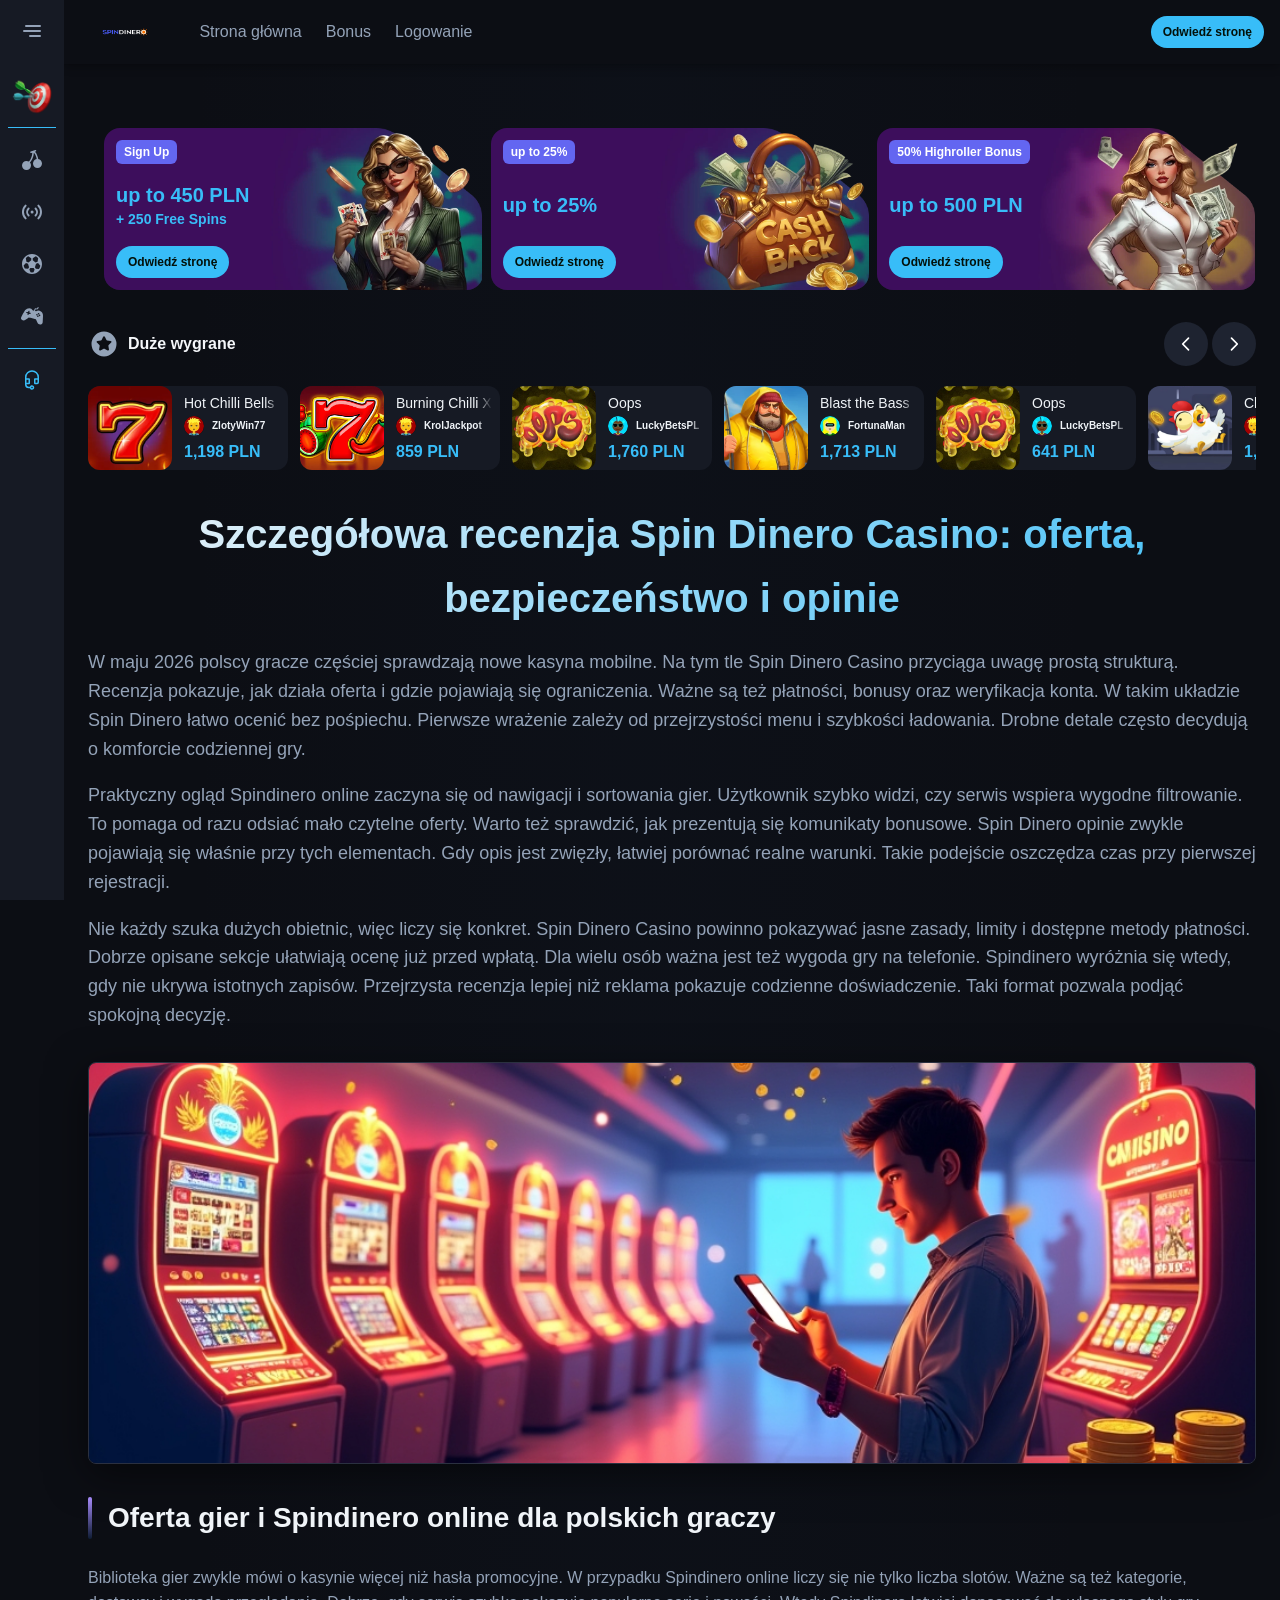
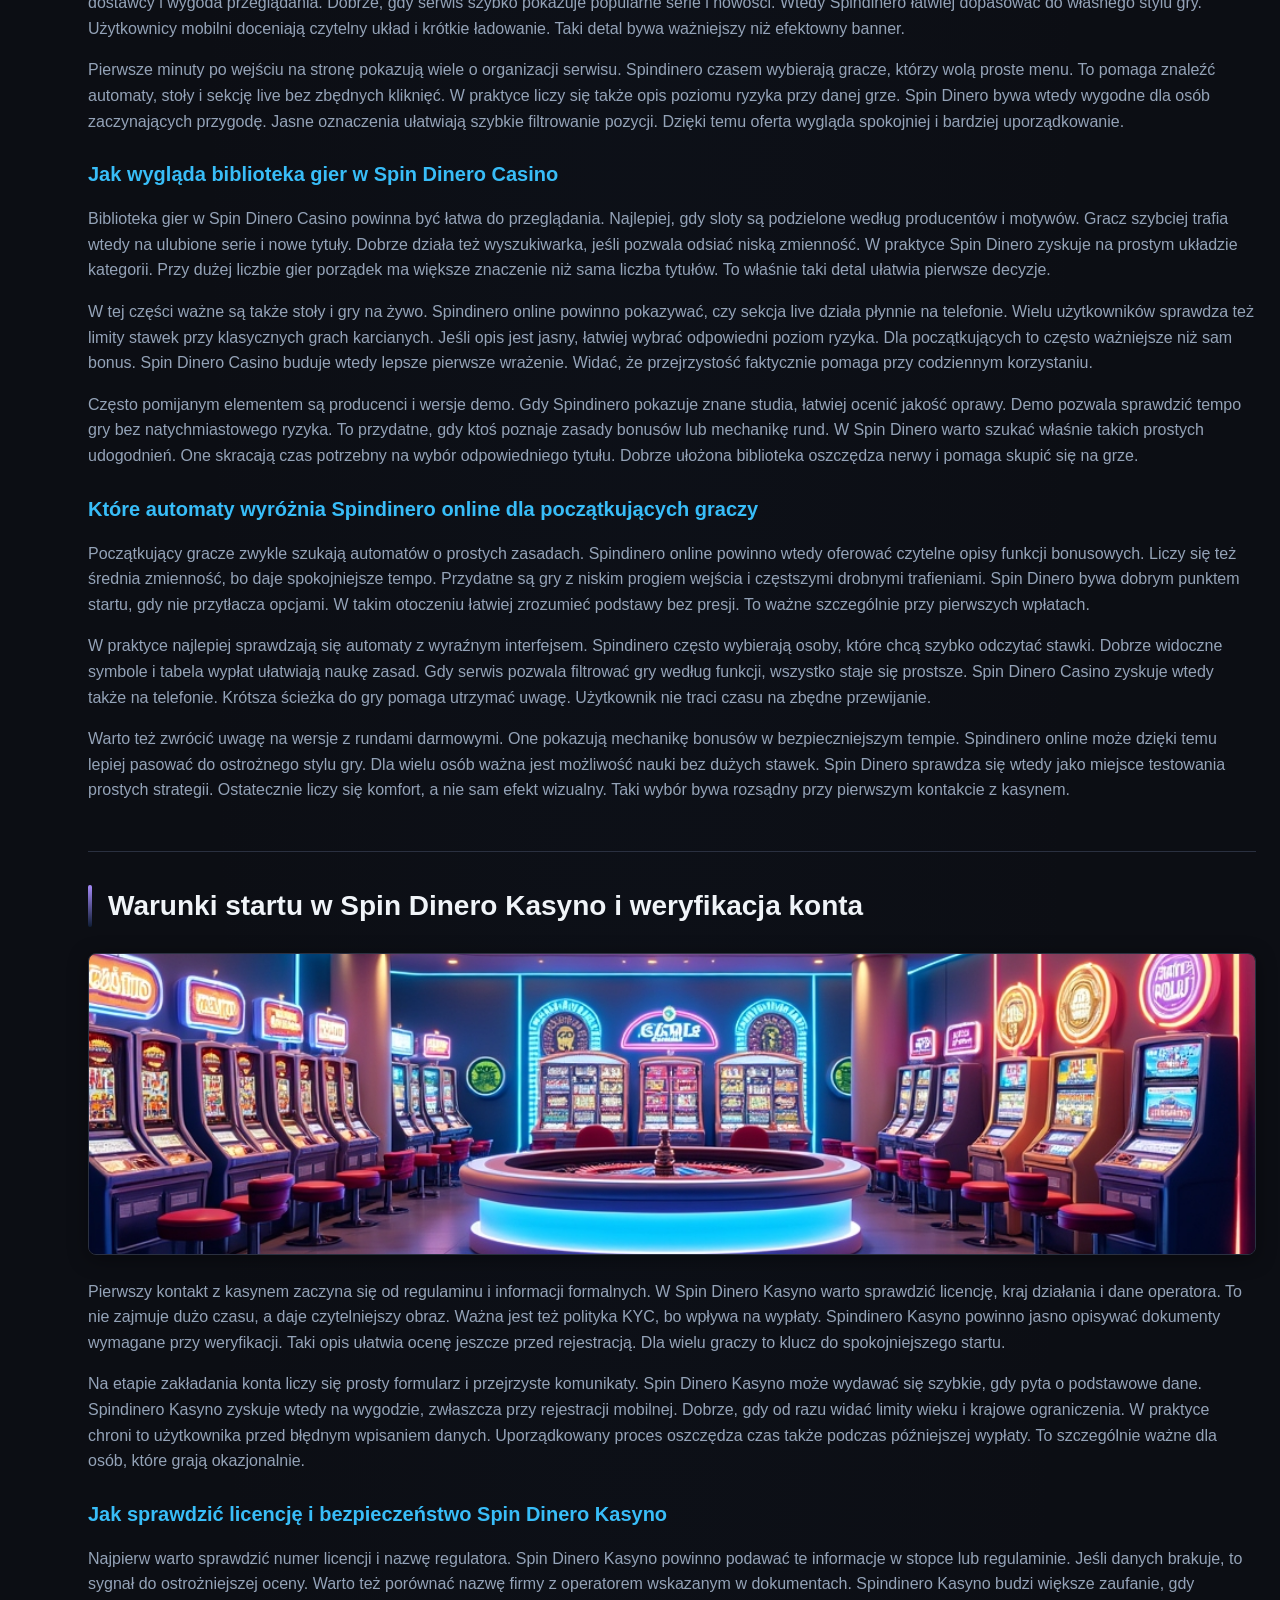
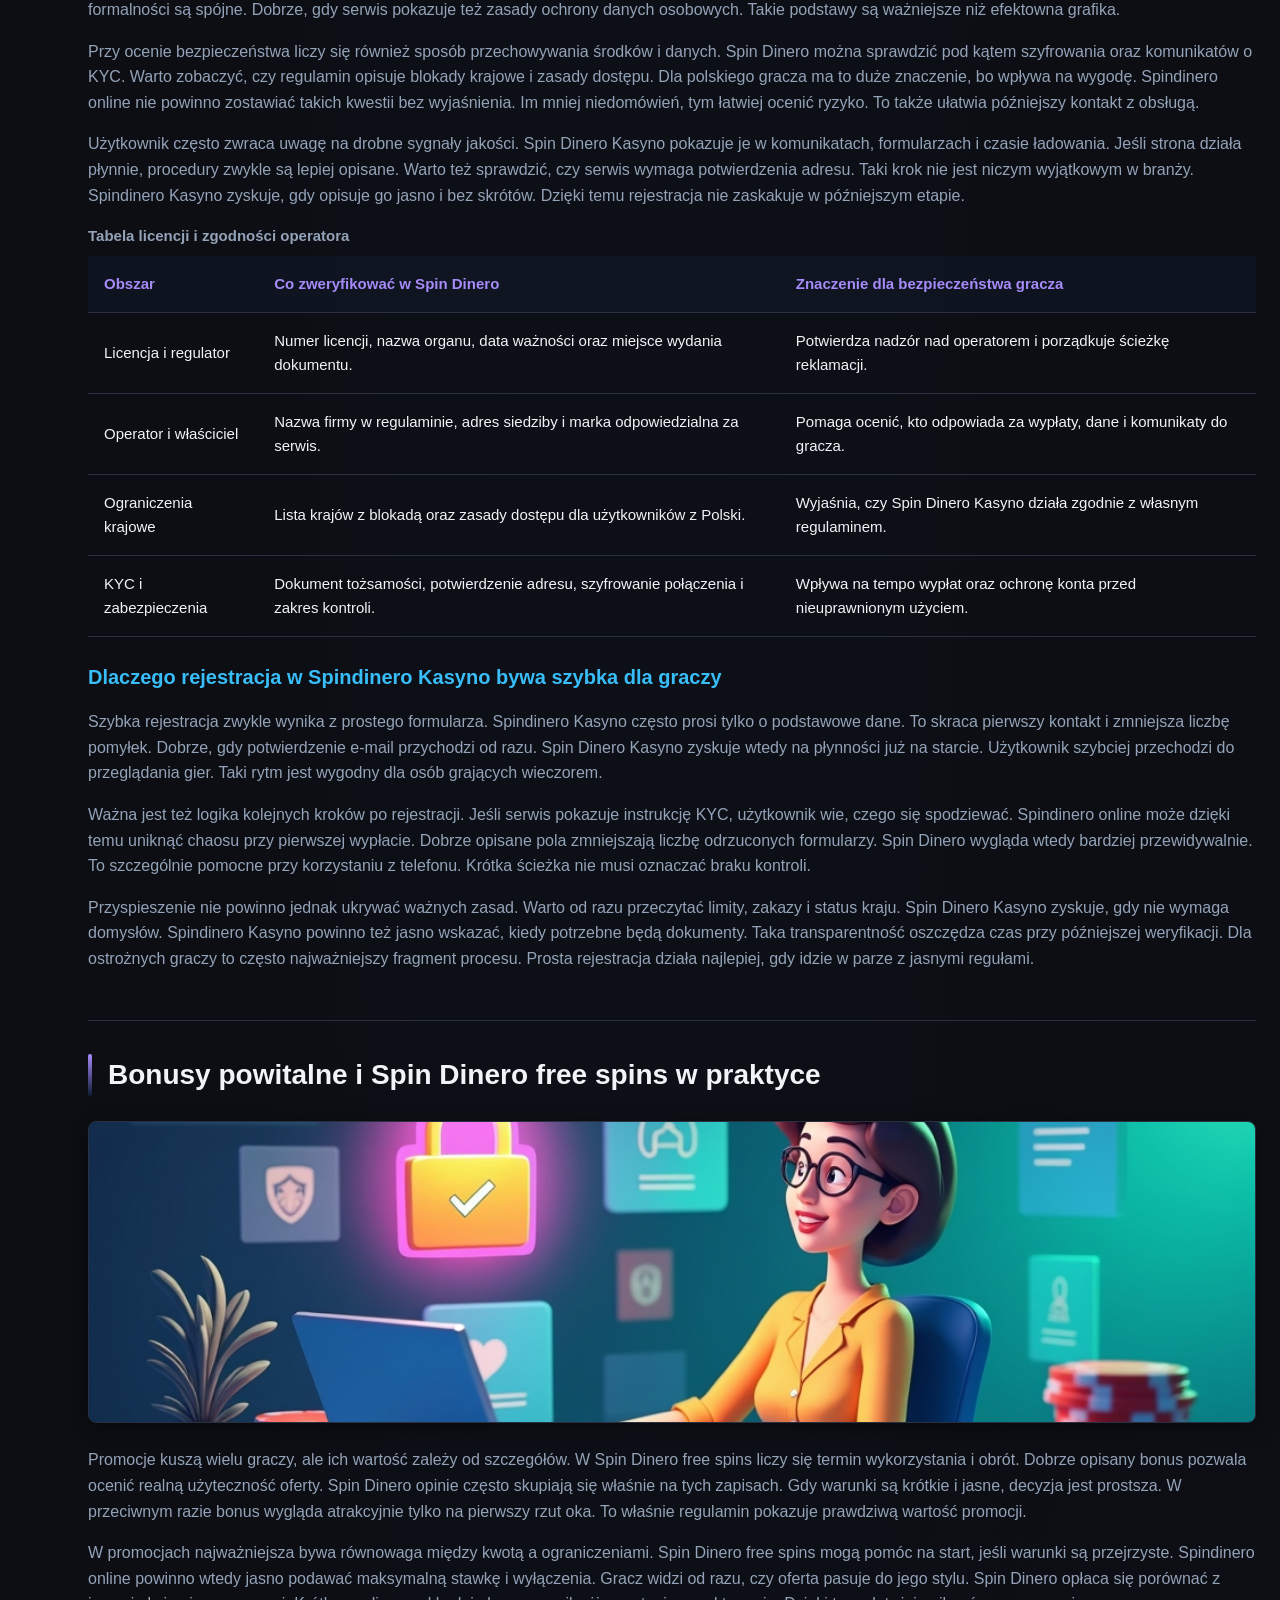
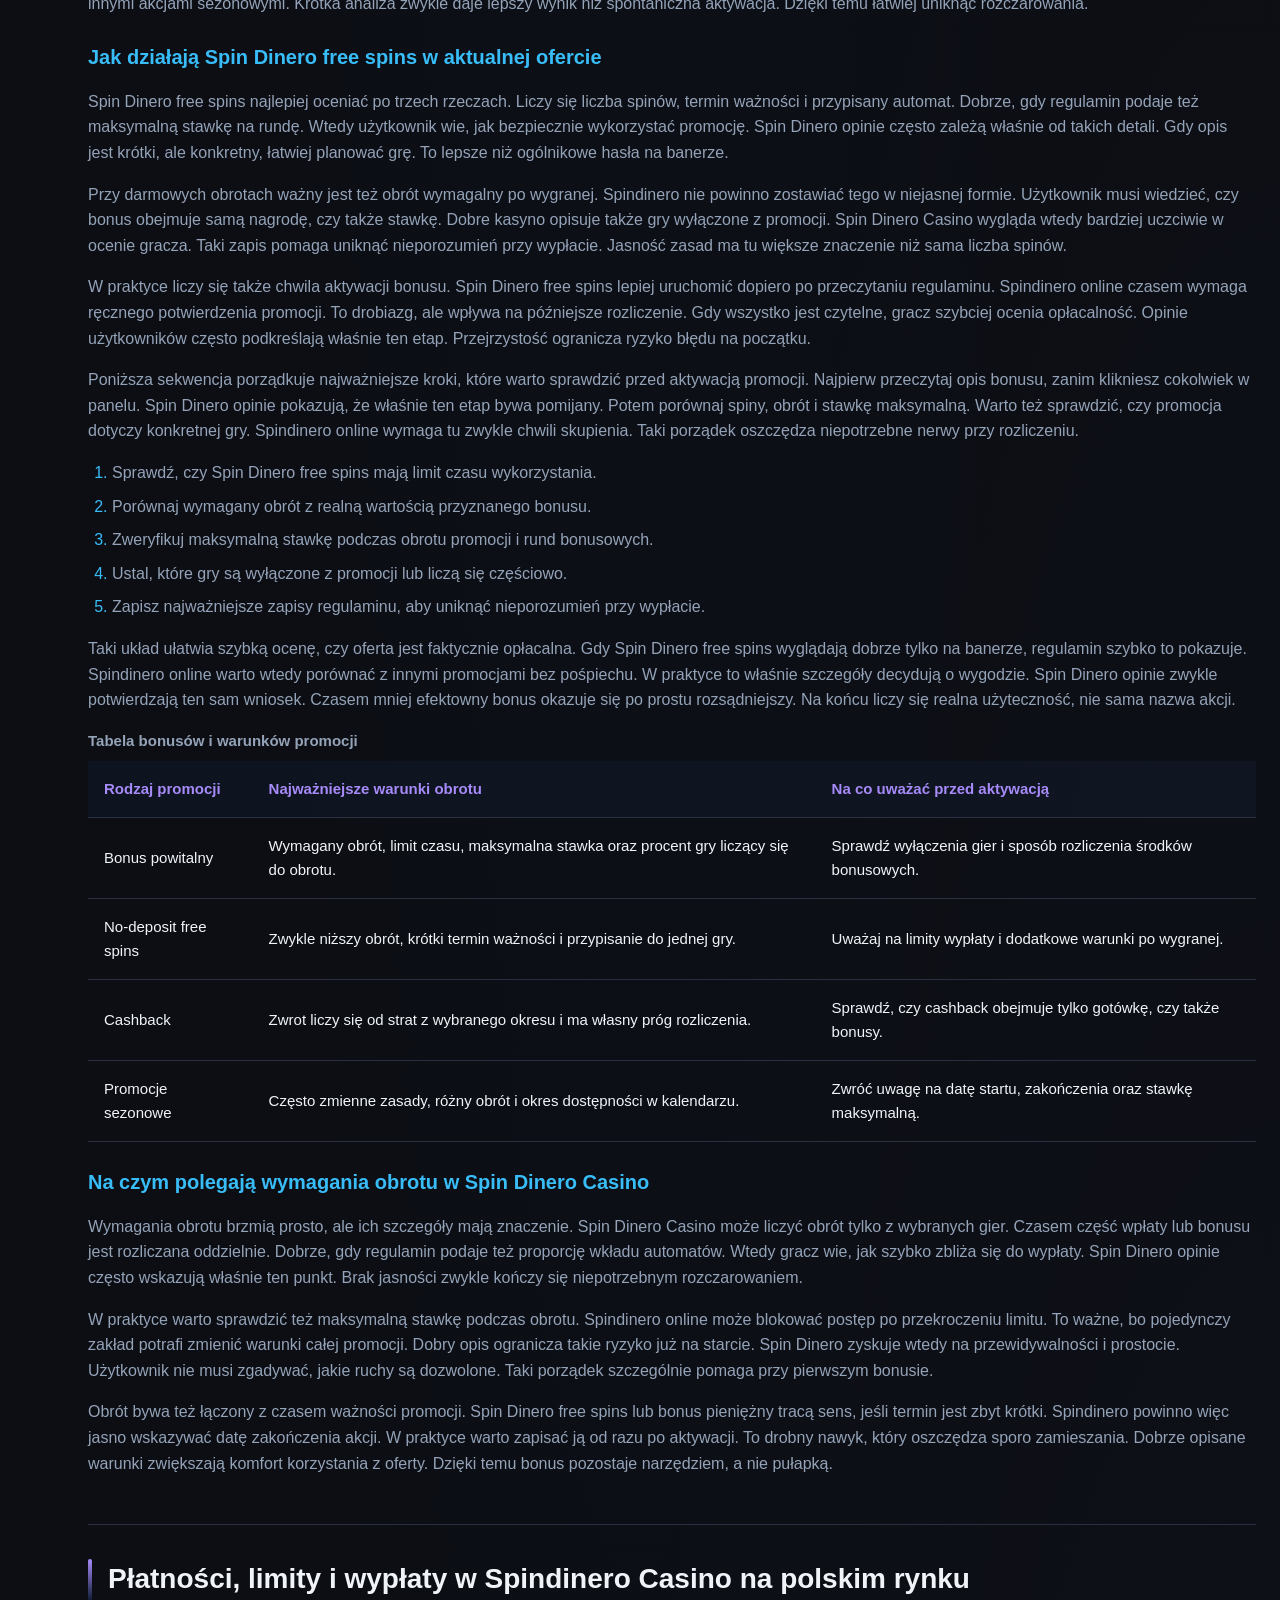
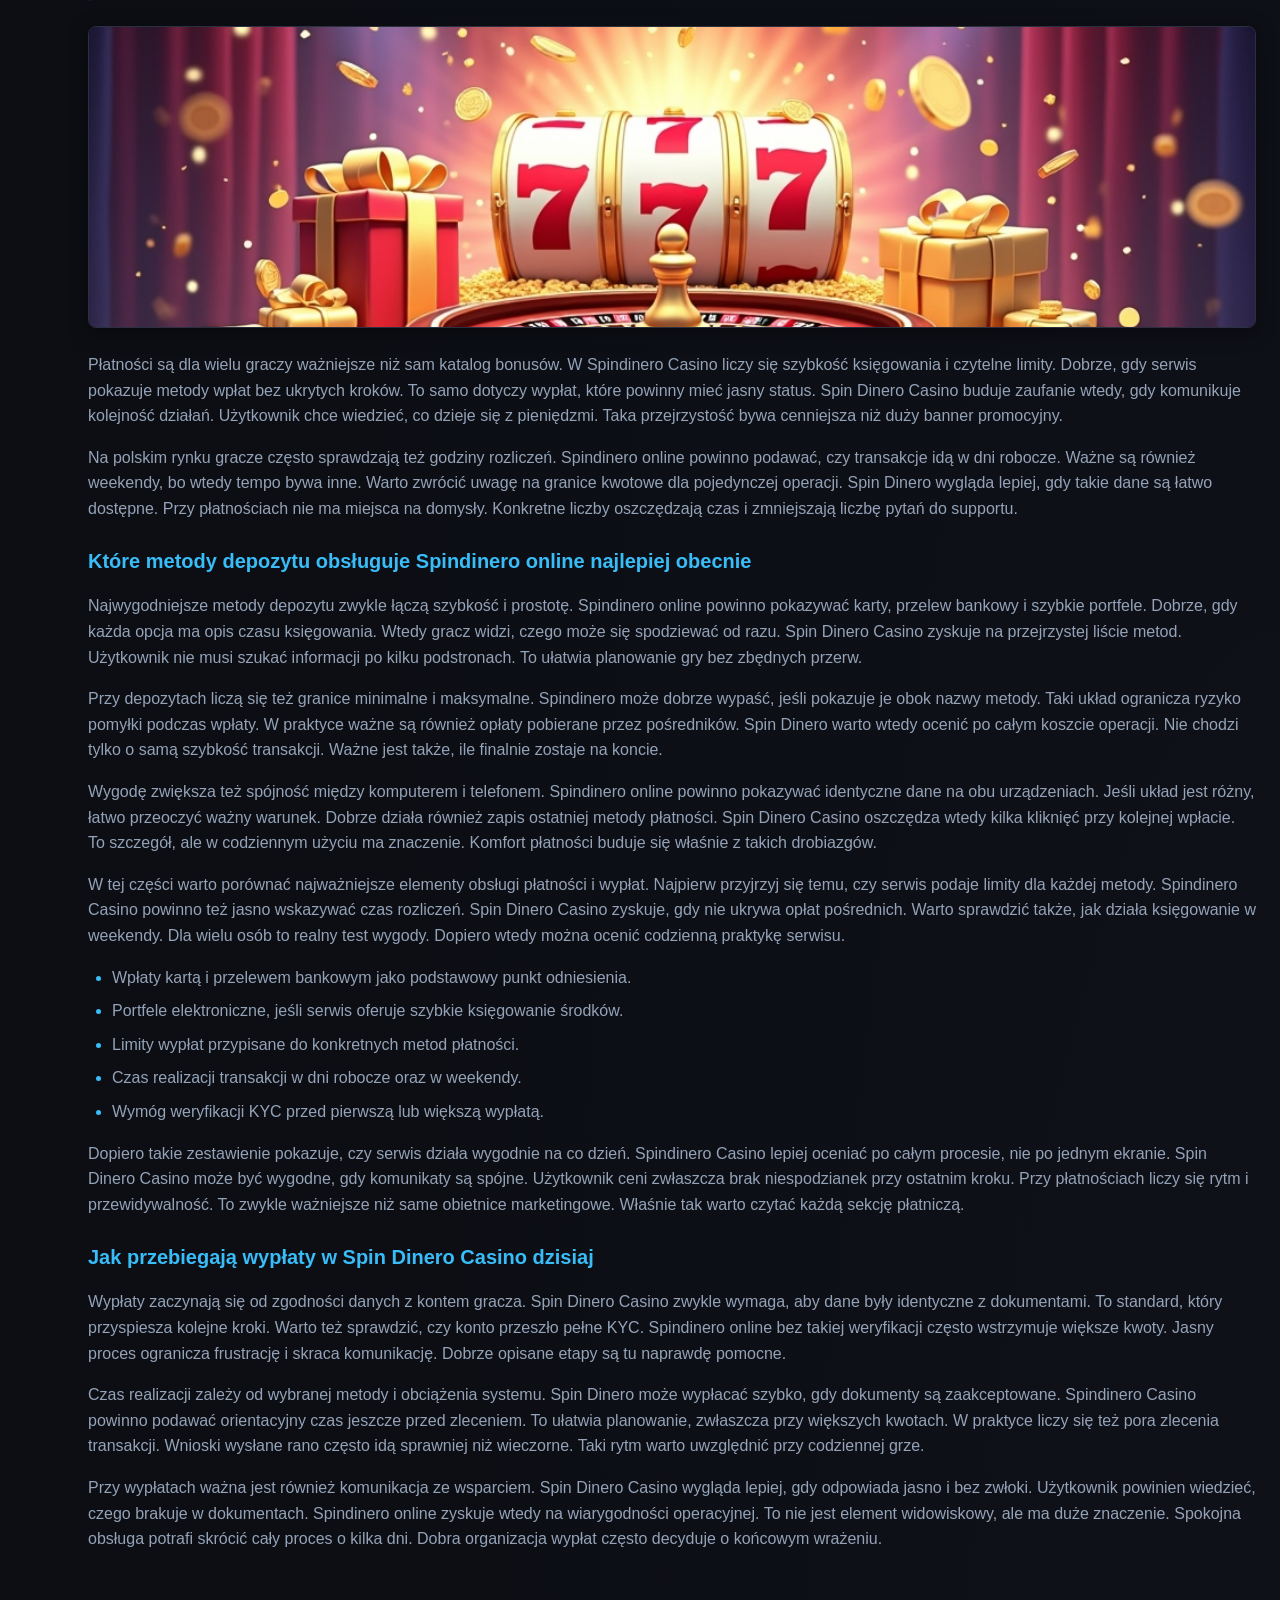
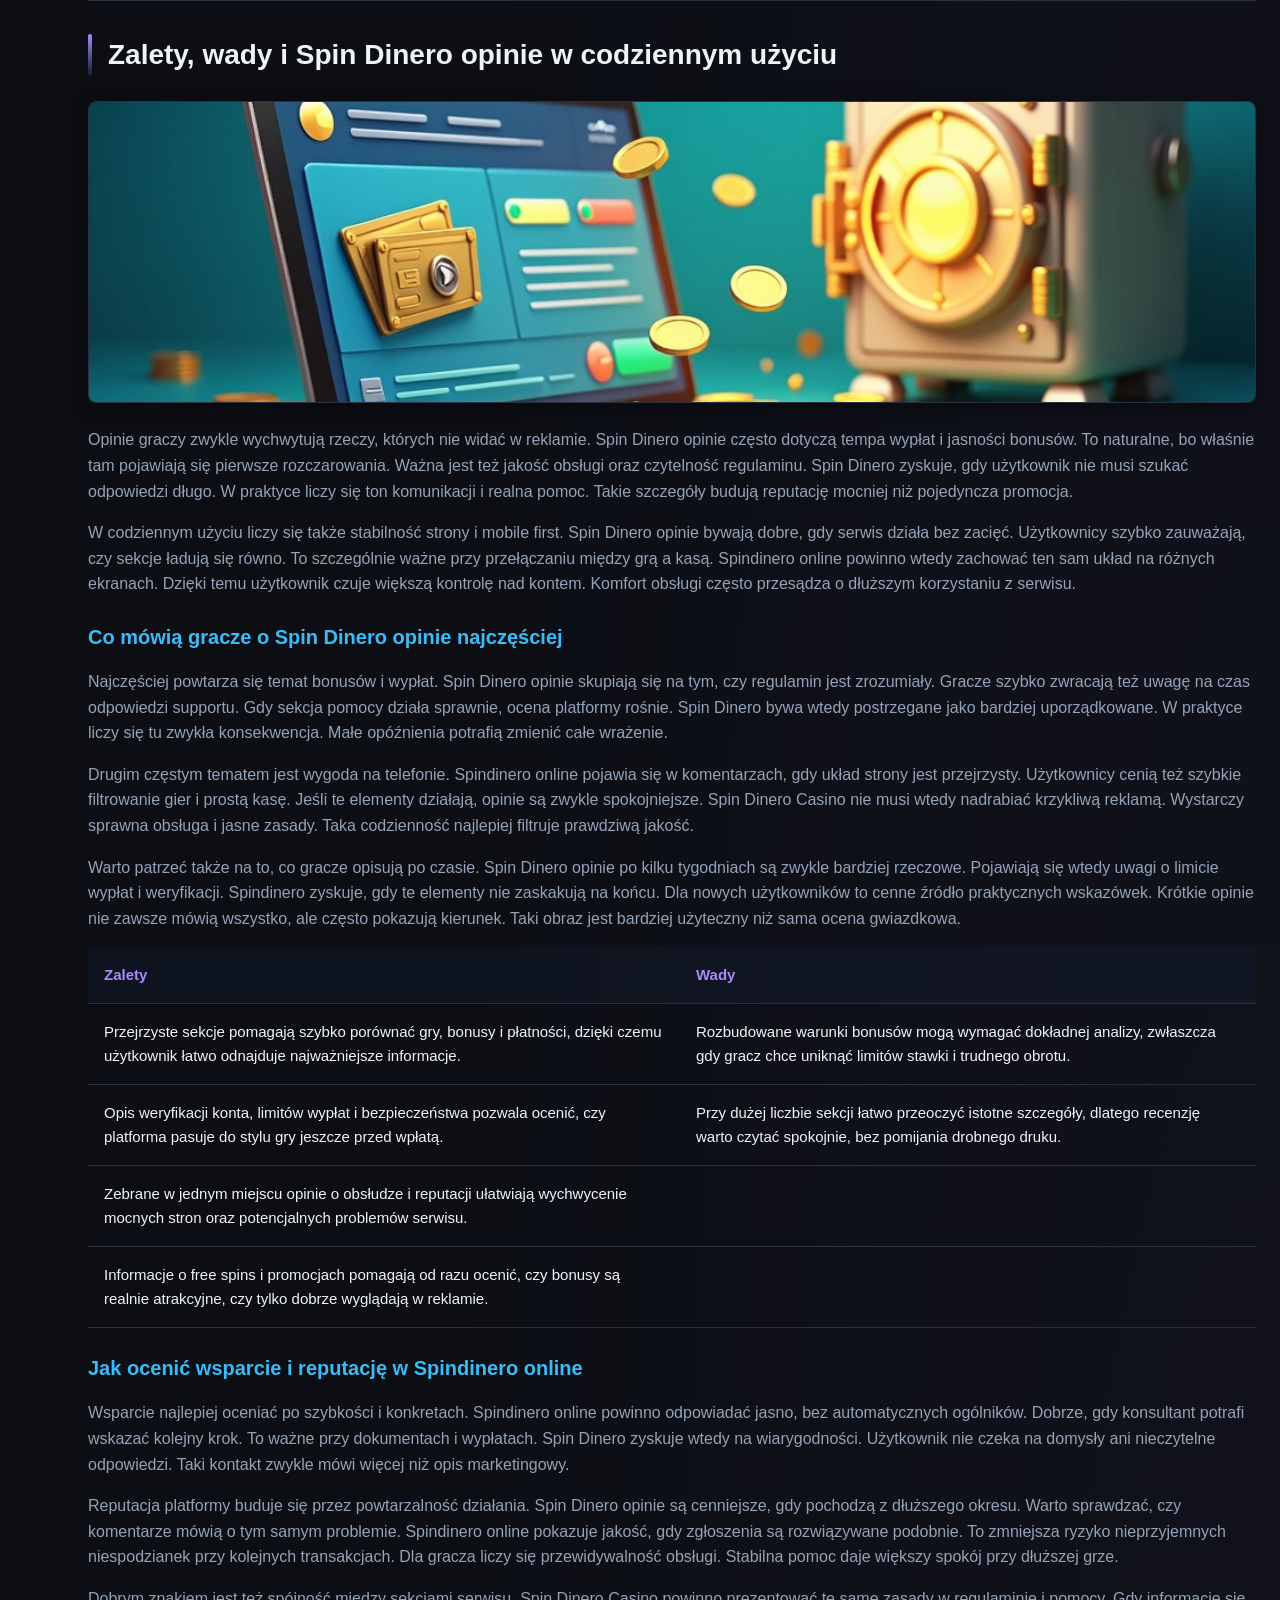
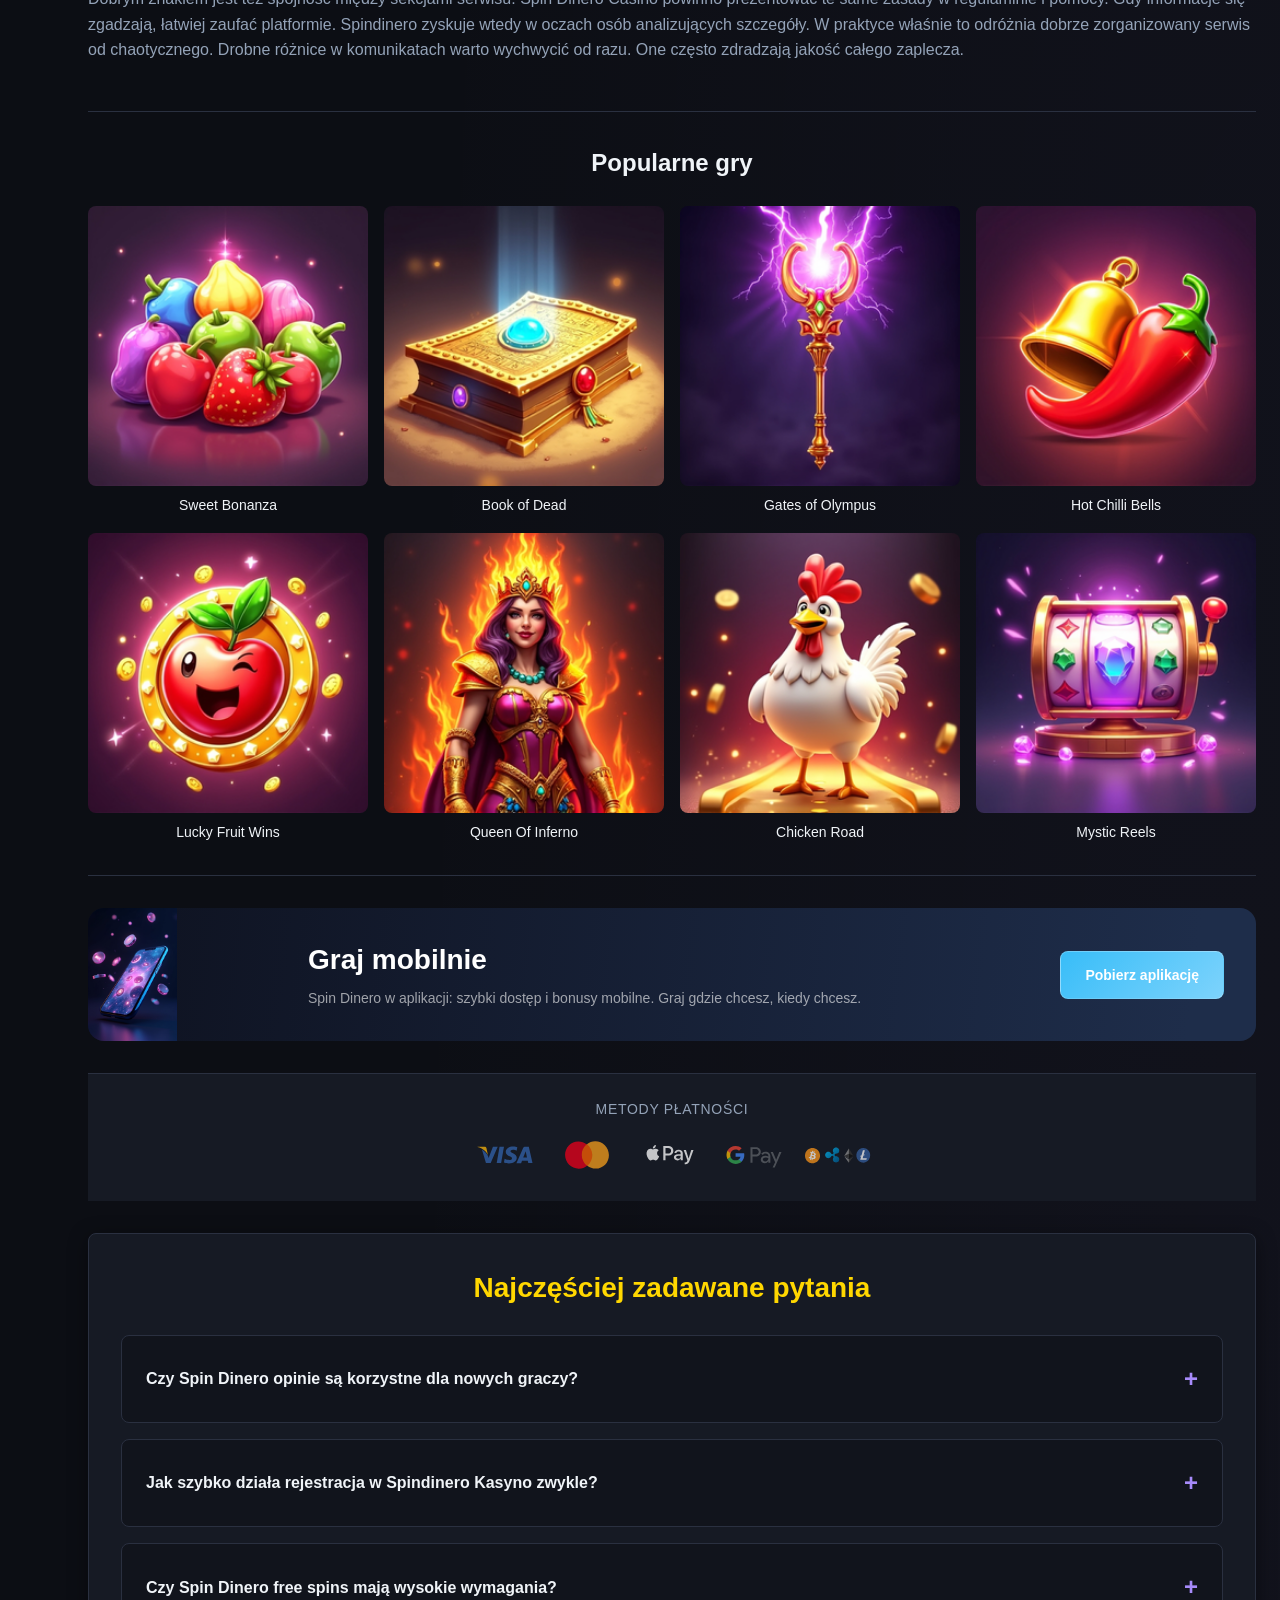
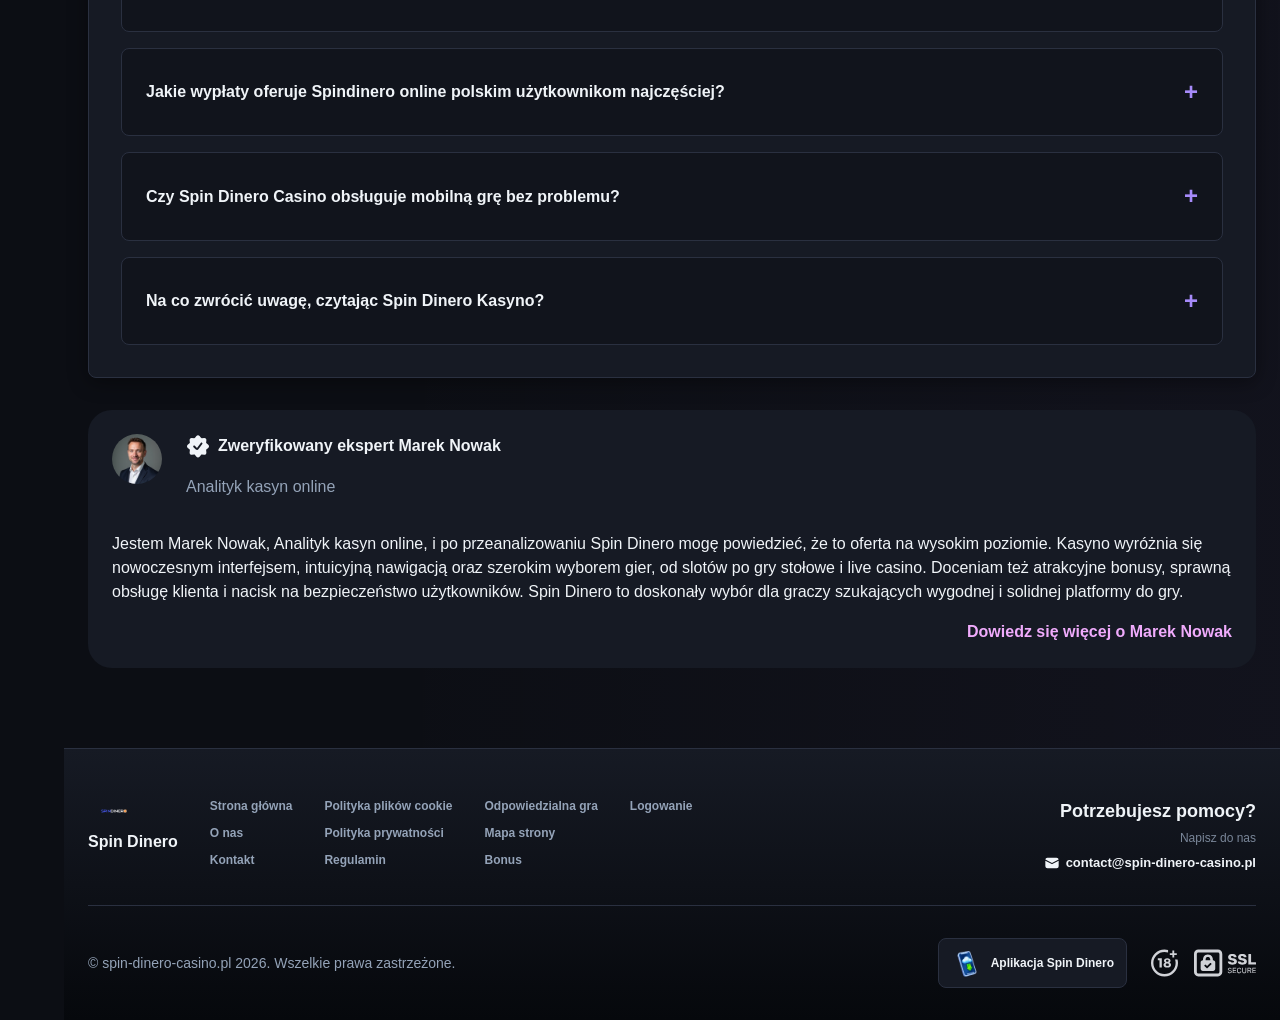
<file: index.html>
<!DOCTYPE html>
<html lang="pl">
<head>
    <meta charset="UTF-8">
    <meta name="viewport" content="width=device-width, initial-scale=1.0">
    <meta http-equiv="X-UA-Compatible" content="IE=edge">
    <meta name="robots" content="index, follow">
    <meta name="revisit-after" content="7 days">
    <title>Spin Dinero – oficjalne kasyno online dla graczy</title>
    <meta name="title" content="Spin Dinero – oficjalne kasyno online dla graczy">
    <meta name="description" content="Spin Dinero Casino 🎰 sprawdź ofertę i warunki gry, a w opisie Spin Dinero opinie znajdziesz praktyczne wskazówki dla graczy z Polski. Polecamy sprawdzić.">
    <meta name="keywords" content="Spin Dinero, Spindinero, Spin Dinero free spins, Spin Dinero Casino, Spindinero Casino, Spindinero online, Spin Dinero Kasyno, Spin Dinero opinie, Spindinero Kasyno">

    <link rel="canonical" href="https://pckpiez-lancut.pl/">

    <link rel="icon" type="image/png" sizes="32x32" href="/favicon-32x32.png">

    <meta property="og:title" content="Spin Dinero – oficjalne kasyno online dla graczy">
    <meta property="og:description" content="Spin Dinero Casino 🎰 sprawdź ofertę i warunki gry, a w opisie Spin Dinero opinie znajdziesz praktyczne wskazówki dla graczy z Polski. Polecamy sprawdzić.">
    <meta property="og:type" content="website">
    <meta property="og:url" content="https://pckpiez-lancut.pl/">
    <meta property="og:site_name" content="Spin Dinero">
    <meta property="og:locale" content="pl">
    <meta property="og:image" content="https://pckpiez-lancut.pl/images/logo.png">

    <meta name="twitter:card" content="summary">
    <meta name="twitter:title" content="Spin Dinero – oficjalne kasyno online dla graczy">
    <meta name="twitter:description" content="Spin Dinero Casino 🎰 sprawdź ofertę i warunki gry, a w opisie Spin Dinero opinie znajdziesz praktyczne wskazówki dla graczy z Polski. Polecamy sprawdzić.">
    <meta name="twitter:url" content="https://pckpiez-lancut.pl/">
    <meta name="twitter:image" content="https://pckpiez-lancut.pl/images/logo.png">

    <link rel="stylesheet" href="/css/style.css">

    <link rel="stylesheet" href="/css/layout.css">

</head>
<body>
    <div class="nav-sidebar-ef57932c isFull" id="navSidebar">
        <div class="nav-sidebar-content-ef57932c">
            <div class="nav-sidebar-wrapped-ef57932c">
                <div class="nav-sidebar-header-ef57932c">
                    <button class="nav-sidebar-header-toggle-ef57932c" aria-label="Toggle menu">
                        <span class="nav-sidebar-header-wrap-ef57932c">
                            <svg class="m-icon-ef57932c">
                                <use xlink:href="/assets/icons/sidebar/sprites.svg#hamburger-r"/>
                            </svg>
                        </span>
                    </button>
                </div>
                <div class="nav-sidebar-wrapped-content-ef57932c hideScrollbar-ef57932c">
                    <div class="divider-bottom-ef57932c">
                        <div class="nav-card nav-sidebar-card--wrapped-ef57932c">


                            <a href="/go" class="nav-card__button-ef57932c"
                               title="Misje" rel="noindex nofollow">
                                <img src="/assets/icons/sidebar/missions.webp"
                                     alt="Misje Spin Dinero Kasyno"
                                     title="Misje Spin Dinero Kasyno"
                                     class="nav-card__img-ef57932c">
                            </a>
                        </div>
                    </div>

                        <div class="nav-sidebar-wrapped-item-ef57932c">
                            <a href="/go" title="Wszystkie gry"
                               class="nav-sidebar-icon-ef57932c" rel="noindex nofollow">
                                <svg class="m-icon-ef57932c">
                                    <use xlink:href="/assets/icons/sidebar/sprites.svg#all-games"/>
                                </svg>
                            </a>
                        </div>
                        <div class="nav-sidebar-wrapped-item-ef57932c">
                            <a href="/go" title="Na żywo"
                               class="nav-sidebar-icon-ef57932c" rel="noindex nofollow">
                                <svg class="m-icon-ef57932c">
                                    <use xlink:href="/assets/icons/sidebar/sprites.svg#live"/>
                                </svg>
                            </a>
                        </div>
                        <div class="nav-sidebar-wrapped-item-ef57932c">
                            <a href="/go" title="Sport"
                               class="nav-sidebar-icon-ef57932c" rel="noindex nofollow">
                                <svg class="m-icon-ef57932c">
                                    <use xlink:href="/assets/icons/sidebar/sprites.svg#sport-soccer"/>
                                </svg>
                            </a>
                        </div>
                        <div class="nav-sidebar-wrapped-item-ef57932c">
                            <a href="/go" title="e-sport"
                               class="nav-sidebar-icon-ef57932c" rel="noindex nofollow">
                                <svg class="m-icon-ef57932c">
                                    <use xlink:href="/assets/icons/sidebar/sprites.svg#target-gamepad"/>
                                </svg>
                            </a>
                        </div>

                    <div class="divider-top-ef57932c">
                        <a href="/go" title="Wsparcie"
                           class="nav-sidebar-support-wrapped-ef57932c nav-sidebar-icon-ef57932c" rel="noindex nofollow">
                            <svg class="m-icon-ef57932c">
                                <use xlink:href="/assets/icons/sidebar/sprites.svg#support"/>
                            </svg>
                        </a>
                    </div>
                </div>
            </div>
        </div>
    </div>

    <div class="nav-sidebar-expanded-ef57932c" id="navSidebarExpanded">
        <div class="nav-sidebar-header-ef57932c">
            <button class="nav-sidebar-header-toggle-ef57932c" aria-label="Close menu">
                <span class="nav-sidebar-header-wrap-ef57932c">
                    <svg class="m-icon-ef57932c">
                        <use xlink:href="/assets/icons/sidebar/sprites.svg#cross"/>
                    </svg>
                </span>
            </button>
                <a href="/" class="nav-logo-ef57932c nav-sidebar-header-logo-ef57932c" title="Spin Dinero">
                    <img src="/images/logo.png" alt="Spin Dinero" title="Spin Dinero">
                </a>
        </div>
        <div class="nav-sidebar-expanded-content-ef57932c">
            <div class="nav-sidebar-expanded-scrollY-ef57932c hideScrollbar-ef57932c nav-sidebar-expanded--gap-ef57932c">
                <div class="nav-sidebar-expanded-cards-ef57932c">


                        <div class="nav-card nav-sidebar-card-ef57932c">
                            <a href="/go" class="nav-card__button-ef57932c"
                               title="Bonus" rel="noindex nofollow">
                                <img src="/assets/icons/sidebar/bonus.webp" alt="Bonus Spin Dinero free spins"
                                     title="Bonus Spin Dinero free spins" class="nav-card__img-ef57932c">
                                <span class="nav-card__title-ef57932c">Bonus</span>
                            </a>
                        </div>


                        <div class="nav-card nav-sidebar-card-ef57932c">
                            <a href="/go" class="nav-card__button-ef57932c"
                               title="Misje" rel="noindex nofollow">
                                <img src="/assets/icons/sidebar/missions.webp" alt="Misje Spin Dinero Kasyno"
                                     title="Misje Spin Dinero Kasyno" class="nav-card__img-ef57932c">
                                <span class="nav-card__title-ef57932c">Misje</span>
                            </a>
                        </div>

                    <div class="nav-sidebar-cards-grid-ef57932c">


                            <div class="nav-card nav-sidebar-card-ef57932c">
                                <a href="/go" class="nav-card__button-ef57932c"
                                   title="Koło" rel="noindex nofollow">
                                    <img src="/assets/icons/sidebar/wheel.gif" alt="Koło Spin Dinero"
                                         title="Koło Spin Dinero" class="nav-card__img-ef57932c">
                                    <span class="nav-card__title-ef57932c">Koło</span>
                                </a>
                            </div>


                            <div class="nav-card nav-sidebar-card-ef57932c">
                                <a href="/go" class="nav-card__button-ef57932c"
                                   title="Lojalność" rel="noindex nofollow">
                                    <img src="/assets/icons/sidebar/loyalty.webp" alt="Lojalność Spin Dinero Kasyno"
                                         title="Lojalność Spin Dinero Kasyno" class="nav-card__img-ef57932c">
                                    <span class="nav-card__title-ef57932c">Lojalność</span>
                                </a>
                            </div>


                            <div class="nav-card nav-sidebar-card-ef57932c">
                                <a href="/go" class="nav-card__button-ef57932c"
                                   title="Zwrot gotówki" rel="noindex nofollow">
                                    <img src="/assets/icons/sidebar/cashback.webp" alt="Zwrot gotówki Spindinero Kasyno"
                                         title="Zwrot gotówki Spindinero Kasyno" class="nav-card__img-ef57932c">
                                    <span class="nav-card__title-ef57932c">Zwrot gotówki</span>
                                </a>
                            </div>


                            <div class="nav-card nav-sidebar-card-ef57932c">
                                <a href="/go" class="nav-card__button-ef57932c"
                                   title="Klub VIP" rel="noindex nofollow">
                                    <img src="/assets/icons/sidebar/vipclub.webp" alt="Klub VIP Spin Dinero opinie"
                                         title="Klub VIP Spin Dinero opinie" class="nav-card__img-ef57932c">
                                    <span class="nav-card__title-ef57932c">Klub VIP</span>
                                </a>
                            </div>


                            <div class="nav-card nav-sidebar-card-ef57932c">
                                <a href="/go" class="nav-card__button-ef57932c"
                                   title="Promocje" rel="noindex nofollow">
                                    <img src="/assets/icons/sidebar/promotions.webp" alt="Promocje Spin Dinero free spins"
                                         title="Promocje Spin Dinero free spins" class="nav-card__img-ef57932c">
                                    <span class="nav-card__title-ef57932c">Promocje</span>
                                </a>
                            </div>
                    </div>
                </div>

                <ul class="nav-sidebar-items-ef57932c nav-sidebar-expanded-items-ef57932c">
                        <li class="nav-sidebar-items-item">
                            <a href="/go" class="nav-sidebar-items-dropdown"
                               title="Wszystkie gry" rel="noindex nofollow">
                                <div class="nav-sidebar-items-title-ef57932c nav-sidebar-items-title--light-ef57932c">
                                    <div class="m-icon-container-ef57932c nav-sidebar-item-icon-ef57932c">
                                        <svg class="m-icon-ef57932c">
                                            <use xlink:href="/assets/icons/sidebar/sprites.svg#all-games"/>
                                        </svg>
                                    </div>
                                    <span>Wszystkie gry</span>
                                </div>
                            </a>
                        </li>
                        <li class="nav-sidebar-items-item">
                            <a href="/go" class="nav-sidebar-items-dropdown"
                               title="Na żywo" rel="noindex nofollow">
                                <div class="nav-sidebar-items-title-ef57932c nav-sidebar-items-title--light-ef57932c">
                                    <div class="m-icon-container-ef57932c nav-sidebar-item-icon-ef57932c">
                                        <svg class="m-icon-ef57932c">
                                            <use xlink:href="/assets/icons/sidebar/sprites.svg#live"/>
                                        </svg>
                                    </div>
                                    <span>Na żywo</span>
                                </div>
                            </a>
                        </li>
                        <li class="nav-sidebar-items-item">
                            <a href="/go" class="nav-sidebar-items-dropdown"
                               title="Sport" rel="noindex nofollow">
                                <div class="nav-sidebar-items-title-ef57932c nav-sidebar-items-title--light-ef57932c">
                                    <div class="m-icon-container-ef57932c nav-sidebar-item-icon-ef57932c">
                                        <svg class="m-icon-ef57932c">
                                            <use xlink:href="/assets/icons/sidebar/sprites.svg#sport-soccer"/>
                                        </svg>
                                    </div>
                                    <span>Sport</span>
                                </div>
                            </a>
                        </li>
                        <li class="nav-sidebar-items-item">
                            <a href="/go" class="nav-sidebar-items-dropdown"
                               title="e-sport" rel="noindex nofollow">
                                <div class="nav-sidebar-items-title-ef57932c nav-sidebar-items-title--light-ef57932c">
                                    <div class="m-icon-container-ef57932c nav-sidebar-item-icon-ef57932c">
                                        <svg class="m-icon-ef57932c">
                                            <use xlink:href="/assets/icons/sidebar/sprites.svg#target-gamepad"/>
                                        </svg>
                                    </div>
                                    <span>e-sport</span>
                                </div>
                            </a>
                        </li>
                </ul>

                <ul class="nav-sidebar-items-ef57932c nav-sidebar-expanded-items-ef57932c flex-1-ef57932c"></ul>

                <div class="nav-sidebar-expanded-support-ef57932c">
                    <div class="nav-sidebar-expanded-support-help-ef57932c">
                        <a href="/go" title="Wsparcie"
                           class="m-button-ef57932c m-button--success-ef57932c m-button--m-ef57932c nav-sidebar-support-ef57932c"
                           rel="noindex nofollow">
                            <div class="m-button-content-ef57932c">
                                <svg class="m-icon-ef57932c">
                                    <use xlink:href="/assets/icons/sidebar/sprites.svg#support"/>
                                </svg>
                                Wsparcie
                            </div>
                        </a>
                    </div>
                </div>

                <div class="nav-sidebar-expanded-app-links-ef57932c">
                    <a href="/go" class="footer-app-button-ef57932c"
                       title="Aplikacja Spin Dinero" rel="noindex nofollow">
                        <img class="footer-app-button-image-ef57932c"
                             alt="Aplikacja Spin Dinero"
                             title="Aplikacja Spin Dinero"
                             src="/assets/icons/mobile/app-button-icon.webp">
                        <div class="footer-app-button-text-ef57932c">
                            <p class="m-text-ef57932c m-fs12-ef57932c m-fw700-ef57932c m-lh160-ef57932c footer-app-button-title-ef57932c">Aplikacja Spin Dinero</p>
                            <p class="m-text-ef57932c m-fs10-ef57932c m-fw500-ef57932c m-lh160-ef57932c footer-app-button-description-ef57932c"
                               style="color: #ffffff;">Zainstaluj naszą aplikację</p>
                        </div>
                    </a>
                </div>
            </div>
        </div>
    </div>

    <div class="bottom-overlays-ef57932c">
        <div class="bottom-action-buttons-ef57932c bottom-overlays__action-buttons-ef57932c">
            <div class="bottom-communication-button-ef57932c">
                <button class="m-button-ef57932c m-gradient-border m-button--secondary-ef57932c m-button--m-ef57932c scroll-top-btn-ef57932c"
                        aria-label="Scroll to top" title="Scroll to top">
                    <div class="m-icon-container-ef57932c">
                        <span class="scroll-top-arrow-ef57932c">&uarr;</span>
                    </div>
                </button>
            </div>
        </div>

        <nav class="mobile-nav-ef57932c" aria-label="Mobile navigation">
            <div class="mobile-nav-wrap-ef57932c">
                <a href="/go" title="Wszystkie gry"
                   rel="noindex nofollow" target="_blank">
                    <div class="mobile-nav-item-ef57932c">
                        <div class="mobile-nav-item__icon-wrap-ef57932c">
                            <svg class="m-icon-ef57932c m-icon-loadable mobile-nav-item__icon-ef57932c">
                                <use xlink:href="/assets/icons/sidebar/sprites.svg#all-games"/>
                            </svg>
                        </div>
                        <p class="m-text-ef57932c m-fs10-ef57932c m-fw600-ef57932c m-lh160-ef57932c m-text-center-ef57932c mobile-nav-item__text-ef57932c">Wszystkie gry</p>
                    </div>
                </a>

                <a href="/go" title="Sport"
                   rel="noindex nofollow" target="_blank">
                    <div class="mobile-nav-item-ef57932c">
                        <div class="mobile-nav-item__icon-wrap-ef57932c">
                            <svg class="m-icon-ef57932c m-icon-loadable mobile-nav-item__icon-ef57932c">
                                <use xlink:href="/assets/icons/sidebar/sprites.svg#sport-soccer"/>
                            </svg>
                        </div>
                        <p class="m-text-ef57932c m-fs10-ef57932c m-fw600-ef57932c m-lh160-ef57932c m-text-center-ef57932c mobile-nav-item__text-ef57932c">Sport</p>
                    </div>
                </a>

                <div class="mobile-nav-item-ef57932c">
                    <a href="/go"
                       class="m-button-ef57932c m-gradient-border m-button--primary-ef57932c m-button--m-ef57932c mobile-nav-item__icon-wrap-ef57932c"
                       title="Odwiedź stronę"
                       rel="noindex nofollow" target="_blank">
                        <div class="m-button-content-ef57932c">
                            <svg class="m-icon-ef57932c m-icon-loadable mobile-nav-item__icon-ef57932c">
                                <use xlink:href="/assets/icons/sidebar/sprites.svg#person"/>
                            </svg>
                        </div>
                    </a>
                    <p class="m-text-ef57932c m-fs10-ef57932c m-fw600-ef57932c m-lh160-ef57932c m-text-center-ef57932c mobile-nav-item__text-ef57932c">Odwiedź stronę</p>
                </div>

                <a href="/go" title="Bonus"
                   rel="noindex nofollow" target="_blank">
                    <div class="mobile-nav-item-ef57932c">
                        <div class="mobile-nav-item__icon-wrap-ef57932c">
                            <svg class="m-icon-ef57932c m-icon-loadable mobile-nav-item__icon-ef57932c">
                                <use xlink:href="/assets/icons/sidebar/sprites.svg#gift"/>
                            </svg>
                        </div>
                        <p class="m-text-ef57932c m-fs10-ef57932c m-fw600-ef57932c m-lh160-ef57932c m-text-center-ef57932c mobile-nav-item__text-ef57932c">Bonus</p>
                    </div>
                </a>

                <a href="/go" title="Misje"
                   rel="noindex nofollow" target="_blank">
                    <div class="mobile-nav-item-ef57932c">
                        <div class="mobile-nav-item__icon-wrap-ef57932c">
                            <svg class="m-icon-ef57932c m-icon-loadable mobile-nav-item__icon-ef57932c">
                                <use xlink:href="/assets/icons/sidebar/sprites.svg#activities"/>
                            </svg>
                        </div>
                        <p class="m-text-ef57932c m-fs10-ef57932c m-fw600-ef57932c m-lh160-ef57932c m-text-center-ef57932c mobile-nav-item__text-ef57932c">Misje</p>
                    </div>
                </a>
            </div>
        </nav>
    </div>


    <div class="site-wrapper-ef57932c with-sidebar-ef57932c">
<nav class="main-nav-ef57932c">
    <div class="main-nav-content-ef57932c">
        <div class="main-nav-content-left-ef57932c">
            <button class="main-nav-content-toggle-ef57932c nav-sidebar-header-toggle-ef57932c" aria-label="Toggle menu" aria-expanded="false">
                <svg class="m-icon-ef57932c m-icon-loadable">
                    <use xlink:href="/assets/icons/sidebar/sprites.svg#hamburger"/>
                </svg>
            </button>

            <a href="/" class="nav-logo-ef57932c main-nav-logo-ef57932c" title="Spin Dinero">
                <img src="/images/logo.png" alt="Spin Dinero" title="Spin Dinero">
            </a>
        </div>

        <div class="main-nav-content-center-ef57932c">
            <a href="/" class="nav-link-ef57932c" title="Strona główna">Strona główna</a>
            <a href="/bonus/" class="nav-link-ef57932c" title="Bonus">Bonus</a>
            <a href="/login/" class="nav-link-ef57932c" title="Logowanie">Logowanie</a>
        </div>

        <div class="main-nav-content-auth-ef57932c">
            <a class="m-button-ef57932c m-gradient-border m-button--primary-ef57932c m-button--s-ef57932c"
               href="/go" title="Odwiedź stronę"
               rel="noindex nofollow" target="_blank">
                <div class="m-button-content-ef57932c">Odwiedź stronę</div>
            </a>
        </div>
    </div>
</nav>
        <main class="main-content-ef57932c">
<article class="page-content-ef57932c">
    <div class="container-ef57932c">


<section class="lobby-banners-ef57932c">
    <div class="lobby-slider-ef57932c" style="--max-slide-width:auto;--bp-xxxl-plus:33.3333%;--slides-xxxl-plus:3;--bp-xxxl:33.3333%;--slides-xxxl:3;--bp-xxl:33.3333%;--slides-xxl:3;--bp-xl-2:33.3333%;--slides-xl-2:3;--bp-xl:100%;--slides-xl:1;--bp-l:100%;--slides-l:1;--bp-m:100%;--slides-m:1;--bp-s:100%;--slides-s:1;--bp-xs:100%;--slides-xs:1;--bp-xxs:100%;--slides-xxs:1;">
        <div class="lobby-slider__scroll-wrap-ef57932c">
            <div class="lobby-slider__scroll-box-ef57932c">
                <div class="lobby-slider__slide-ef57932c">
                    <div class="lobby-slider__slide-content-ef57932c">
                        <div class="lobby-banners__banner">
                            <div class="lobby-banner-ef57932c">
                                <div class="lobby-banner-picture-ef57932c lobby-banner__image-ef57932c">
                                    <picture class="banner-picture-ef57932c">
                                        <img src="/assets/banners/play-jonny.webp" alt="Sign Up Spindinero Casino" title="Sign Up Spindinero Casino" fetchpriority="high" loading="eager" decoding="async">
                                    </picture>
                                </div>
                                <div class="lobby-banner__content-ef57932c">
                                    <div class="lobby-badge-ef57932c lobby-badge--secondary-ef57932c lobby-badge--m-ef57932c">
                                        <div class="lobby-badge-content-ef57932c">
                                            <div class="lobby-badge-text-ef57932c">Sign Up</div>
                                        </div>
                                    </div>
                                    <div class="lobby-banner__text-ef57932c">
                                        <p class="lobby-banner-text-ef57932c lobby-banner-text--header-ef57932c" style="color:var(--color-at400);">
                                            up to 450 PLN
                                        </p>
                                        <p class="lobby-banner-text-ef57932c lobby-banner-text--body-ef57932c" style="color:var(--color-at400);">
                                            + 250 Free Spins
                                        </p>
                                    </div>
                                    <a href="/go" rel="noindex nofollow" target="_blank" class="lobby-btn-ef57932c lobby-btn--primary-ef57932c lobby-btn--s-ef57932c" title="Sign Up Odwiedź stronę">
                                        <div class="lobby-btn-content-ef57932c">Odwiedź stronę</div>
                                    </a>
                                </div>
                            </div>
                        </div>
                    </div>
                </div>
                <div class="lobby-slider__slide-ef57932c">
                    <div class="lobby-slider__slide-content-ef57932c">
                        <div class="lobby-banners__banner">
                            <div class="lobby-banner-ef57932c">
                                <div class="lobby-banner-picture-ef57932c lobby-banner__image-ef57932c">
                                    <picture class="banner-picture-ef57932c">
                                        <img src="/assets/banners/playjonny.webp" alt="up to 25% Spin Dinero free spins" title="up to 25% Spin Dinero free spins" loading="lazy" fetchpriority="low" decoding="async">
                                    </picture>
                                </div>
                                <div class="lobby-banner__content-ef57932c">
                                    <div class="lobby-badge-ef57932c lobby-badge--secondary-ef57932c lobby-badge--m-ef57932c">
                                        <div class="lobby-badge-content-ef57932c">
                                            <div class="lobby-badge-text-ef57932c">up to 25%</div>
                                        </div>
                                    </div>
                                    <div class="lobby-banner__text-ef57932c">
                                        <p class="lobby-banner-text-ef57932c lobby-banner-text--header-ef57932c" style="color:var(--color-at400);">
                                            up to 25%
                                        </p>
                                    </div>
                                    <a href="/go" rel="noindex nofollow" target="_blank" class="lobby-btn-ef57932c lobby-btn--primary-ef57932c lobby-btn--s-ef57932c" title="up to 25% Odwiedź stronę">
                                        <div class="lobby-btn-content-ef57932c">Odwiedź stronę</div>
                                    </a>
                                </div>
                            </div>
                        </div>
                    </div>
                </div>
                <div class="lobby-slider__slide-ef57932c">
                    <div class="lobby-slider__slide-content-ef57932c">
                        <div class="lobby-banners__banner">
                            <div class="lobby-banner-ef57932c">
                                <div class="lobby-banner-picture-ef57932c lobby-banner__image-ef57932c">
                                    <picture class="banner-picture-ef57932c">
                                        <img src="/assets/banners/play-jonny-casino.webp" alt="50% Highroller Bonus Spindinero online" title="50% Highroller Bonus Spindinero online" loading="lazy" fetchpriority="low" decoding="async">
                                    </picture>
                                </div>
                                <div class="lobby-banner__content-ef57932c">
                                    <div class="lobby-badge-ef57932c lobby-badge--secondary-ef57932c lobby-badge--m-ef57932c">
                                        <div class="lobby-badge-content-ef57932c">
                                            <div class="lobby-badge-text-ef57932c">50% Highroller Bonus</div>
                                        </div>
                                    </div>
                                    <div class="lobby-banner__text-ef57932c">
                                        <p class="lobby-banner-text-ef57932c lobby-banner-text--header-ef57932c" style="color:var(--color-at400);">
                                            up to 500 PLN
                                        </p>
                                    </div>
                                    <a href="/go" rel="noindex nofollow" target="_blank" class="lobby-btn-ef57932c lobby-btn--primary-ef57932c lobby-btn--s-ef57932c" title="50% Highroller Bonus Odwiedź stronę">
                                        <div class="lobby-btn-content-ef57932c">Odwiedź stronę</div>
                                    </a>
                                </div>
                            </div>
                        </div>
                    </div>
                </div>
            </div>
        </div>
    </div>
</section>

<section class="recent-big-wins-section-ef57932c">
    <div class="recent-big-wins-slider-ef57932c"
         data-asset-pools='{"avatar_files": ["40x40.0.webp", "40x40.1.webp", "40x40.2.webp", "40x40.3.webp", "40x40.4.webp", "40x40.5.webp", "40x40.6.webp", "40x40.7.webp", "40x40.8.webp", "40x40.9.webp", "40x40.10.webp", "40x40.11.webp", "40x40.12.webp", "40x40.13.webp", "40x40.14.webp"], "currency": "PLN", "game_icons": ["inout.webp", "penguinking.webp", "penguinking1.webp", "shadylady.oops.webp", "softswiss.1spin4win-LuckyFruitWins100_designed.webp", "softswiss.scatterkings-GoldLuckSizzlingSevens.webp", "softswiss.softswiss-AllLuckyClover100_designed.webp", "softswiss.softswiss-BurningChilliX_designed.webp", "softswiss.softswiss-HotChilliBells_designed.webp", "softswiss.webp", "spinomenal.SlotMachine_ZeusUnchainedHoldHit_designed.webp", "spinomenal.webp"], "game_names": ["Chicken Road", "Super Cash Boost: Hold \u0026 Win", "Break the Piggy Bank", "Oops", "Lucky Fruit Wins 100", "Inferno Sevens", "All Lucky Clovers 100", "Burning Chilli X", "Hot Chilli Bells", "Blast the Bass", "Zeus Unchained - Hold \u0026 Hit", "Queen Of Inferno"], "max_amount": 2500, "min_amount": 300, "usernames": ["LuckyGracz", "ZlotyWin77", "SlotMasterPL", "JackpotPro2024", "WygranyAce", "KasaHunter", "SpinKrol88", "MegaWygrana", "PlayerPL99", "Fortuna777", "KasynoHero", "LuckyBetsPL", "BonusowyGracz", "Szczesciarz24", "WinatorX", "GoldSlotter", "KrolJackpot", "SpinWinner7", "Gracz888", "MegaLuckPL", "TurboWygrana", "ReelMasterPL", "FortunaMan", "BigWinPolska", "JackpotBlysk"]}'
         data-keywords='["Spin Dinero Casino", "Spin Dinero", "Spindinero", "Spindinero Casino", "Spin Dinero free spins", "Spin Dinero Kasyno", "Spindinero Kasyno", "Spin Dinero opinie", "Spindinero online"]'
         data-auto-rotate="true"
         data-interval="3000"
         style="--perRow: 5; --duration: 0.6s; --perRowDefault: 5; --perRowMiddle: 4; --perRowMin: 3;">

        <!-- Header with title and controls -->
        <div class="recent-big-wins-header-ef57932c">
            <div class="recent-big-wins-header__title-ef57932c">
                <svg class="bw-icon-ef57932c">
                    <use xlink:href="/assets/icons/sidebar/sprites.svg#big-wins"/>
                </svg>
                Duże wygrane
            </div>
            <div class="recent-big-wins-header__control-ef57932c">
                <div class="bw-prev-next-arrows-ef57932c">
                    <button class="bw-arrow-btn-ef57932c"
                            aria-label="Slide prev"
                            data-slider-action="prev">
                        <span class="bw-icon-container-ef57932c">
                            <svg class="bw-icon-ef57932c bw-chevron-ef57932c" style="transform: rotate(270deg);">
                                <use xlink:href="/assets/icons/sidebar/sprites.svg#chevron"/>
                            </svg>
                        </span>
                    </button>
                    <button class="bw-arrow-btn-ef57932c"
                            aria-label="Slide next"
                            data-slider-action="next">
                        <span class="bw-icon-container-ef57932c">
                            <svg class="bw-icon-ef57932c bw-chevron-ef57932c" style="transform: rotate(90deg);">
                                <use xlink:href="/assets/icons/sidebar/sprites.svg#chevron"/>
                            </svg>
                        </span>
                    </button>
                </div>
            </div>
        </div>

        <!-- Slider container (populated dynamically by JS) -->
        <div class="recent-big-wins-slider__cards-ef57932c" data-slider-cards>
        </div>
    </div>
</section>

        <header class="page-header-ef57932c">
            <h1>Szczegółowa recenzja Spin Dinero Casino: oferta, bezpieczeństwo i opinie</h1>
            <div class="intro-ef57932c">
                <p>W maju 2026 polscy gracze częściej sprawdzają nowe kasyna mobilne. Na tym tle Spin Dinero Casino przyciąga uwagę prostą strukturą. Recenzja pokazuje, jak działa oferta i gdzie pojawiają się ograniczenia. Ważne są też płatności, bonusy oraz weryfikacja konta. W takim układzie Spin Dinero łatwo ocenić bez pośpiechu. Pierwsze wrażenie zależy od przejrzystości menu i szybkości ładowania. Drobne detale często decydują o komforcie codziennej gry.</p>
                <p>Praktyczny ogląd Spindinero online zaczyna się od nawigacji i sortowania gier. Użytkownik szybko widzi, czy serwis wspiera wygodne filtrowanie. To pomaga od razu odsiać mało czytelne oferty. Warto też sprawdzić, jak prezentują się komunikaty bonusowe. Spin Dinero opinie zwykle pojawiają się właśnie przy tych elementach. Gdy opis jest zwięzły, łatwiej porównać realne warunki. Takie podejście oszczędza czas przy pierwszej rejestracji.</p>
                <p>Nie każdy szuka dużych obietnic, więc liczy się konkret. Spin Dinero Casino powinno pokazywać jasne zasady, limity i dostępne metody płatności. Dobrze opisane sekcje ułatwiają ocenę już przed wpłatą. Dla wielu osób ważna jest też wygoda gry na telefonie. Spindinero wyróżnia się wtedy, gdy nie ukrywa istotnych zapisów. Przejrzysta recenzja lepiej niż reklama pokazuje codzienne doświadczenie. Taki format pozwala podjąć spokojną decyzję.</p>
            </div>
        </header>

        <div class="hero-image-ef57932c">
            <img src="/images/spin_dinero_casino_hero.png" alt="Spin Dinero Casino" title="Spin Dinero Casino" loading="lazy">
        </div>

        <section class="content-section-ef57932c card-ef57932c">
            <h2>Oferta gier i Spindinero online dla polskich graczy</h2>


            <p>Biblioteka gier zwykle mówi o kasynie więcej niż hasła promocyjne. W przypadku Spindinero online liczy się nie tylko liczba slotów. Ważne są też kategorie, dostawcy i wygoda przeglądania. Dobrze, gdy serwis szybko pokazuje popularne serie i nowości. Wtedy Spindinero łatwiej dopasować do własnego stylu gry. Użytkownicy mobilni doceniają czytelny układ i krótkie ładowanie. Taki detal bywa ważniejszy niż efektowny banner.</p>
            <p>Pierwsze minuty po wejściu na stronę pokazują wiele o organizacji serwisu. Spindinero czasem wybierają gracze, którzy wolą proste menu. To pomaga znaleźć automaty, stoły i sekcję live bez zbędnych kliknięć. W praktyce liczy się także opis poziomu ryzyka przy danej grze. Spin Dinero bywa wtedy wygodne dla osób zaczynających przygodę. Jasne oznaczenia ułatwiają szybkie filtrowanie pozycji. Dzięki temu oferta wygląda spokojniej i bardziej uporządkowanie.</p>

                
        <h3>Jak wygląda biblioteka gier w Spin Dinero Casino</h3>
            <p>Biblioteka gier w Spin Dinero Casino powinna być łatwa do przeglądania. Najlepiej, gdy sloty są podzielone według producentów i motywów. Gracz szybciej trafia wtedy na ulubione serie i nowe tytuły. Dobrze działa też wyszukiwarka, jeśli pozwala odsiać niską zmienność. W praktyce Spin Dinero zyskuje na prostym układzie kategorii. Przy dużej liczbie gier porządek ma większe znaczenie niż sama liczba tytułów. To właśnie taki detal ułatwia pierwsze decyzje.</p>
            <p>W tej części ważne są także stoły i gry na żywo. Spindinero online powinno pokazywać, czy sekcja live działa płynnie na telefonie. Wielu użytkowników sprawdza też limity stawek przy klasycznych grach karcianych. Jeśli opis jest jasny, łatwiej wybrać odpowiedni poziom ryzyka. Dla początkujących to często ważniejsze niż sam bonus. Spin Dinero Casino buduje wtedy lepsze pierwsze wrażenie. Widać, że przejrzystość faktycznie pomaga przy codziennym korzystaniu.</p>
            <p>Często pomijanym elementem są producenci i wersje demo. Gdy Spindinero pokazuje znane studia, łatwiej ocenić jakość oprawy. Demo pozwala sprawdzić tempo gry bez natychmiastowego ryzyka. To przydatne, gdy ktoś poznaje zasady bonusów lub mechanikę rund. W Spin Dinero warto szukać właśnie takich prostych udogodnień. One skracają czas potrzebny na wybór odpowiedniego tytułu. Dobrze ułożona biblioteka oszczędza nerwy i pomaga skupić się na grze.</p>



                
        <h3>Które automaty wyróżnia Spindinero online dla początkujących graczy</h3>
            <p>Początkujący gracze zwykle szukają automatów o prostych zasadach. Spindinero online powinno wtedy oferować czytelne opisy funkcji bonusowych. Liczy się też średnia zmienność, bo daje spokojniejsze tempo. Przydatne są gry z niskim progiem wejścia i częstszymi drobnymi trafieniami. Spin Dinero bywa dobrym punktem startu, gdy nie przytłacza opcjami. W takim otoczeniu łatwiej zrozumieć podstawy bez presji. To ważne szczególnie przy pierwszych wpłatach.</p>
            <p>W praktyce najlepiej sprawdzają się automaty z wyraźnym interfejsem. Spindinero często wybierają osoby, które chcą szybko odczytać stawki. Dobrze widoczne symbole i tabela wypłat ułatwiają naukę zasad. Gdy serwis pozwala filtrować gry według funkcji, wszystko staje się prostsze. Spin Dinero Casino zyskuje wtedy także na telefonie. Krótsza ścieżka do gry pomaga utrzymać uwagę. Użytkownik nie traci czasu na zbędne przewijanie.</p>
            <p>Warto też zwrócić uwagę na wersje z rundami darmowymi. One pokazują mechanikę bonusów w bezpieczniejszym tempie. Spindinero online może dzięki temu lepiej pasować do ostrożnego stylu gry. Dla wielu osób ważna jest możliwość nauki bez dużych stawek. Spin Dinero sprawdza się wtedy jako miejsce testowania prostych strategii. Ostatecznie liczy się komfort, a nie sam efekt wizualny. Taki wybór bywa rozsądny przy pierwszym kontakcie z kasynem.</p>



        </section>
        <section class="content-section-ef57932c card-ef57932c">
            <h2>Warunki startu w Spin Dinero Kasyno i weryfikacja konta</h2>

            <div class="section-image-ef57932c">
                <img src="/images/oferta_gier_spindinero_online.png" alt="Spindinero online" title="Spindinero online" loading="lazy">
            </div>

            <p>Pierwszy kontakt z kasynem zaczyna się od regulaminu i informacji formalnych. W Spin Dinero Kasyno warto sprawdzić licencję, kraj działania i dane operatora. To nie zajmuje dużo czasu, a daje czytelniejszy obraz. Ważna jest też polityka KYC, bo wpływa na wypłaty. Spindinero Kasyno powinno jasno opisywać dokumenty wymagane przy weryfikacji. Taki opis ułatwia ocenę jeszcze przed rejestracją. Dla wielu graczy to klucz do spokojniejszego startu.</p>
            <p>Na etapie zakładania konta liczy się prosty formularz i przejrzyste komunikaty. Spin Dinero Kasyno może wydawać się szybkie, gdy pyta o podstawowe dane. Spindinero Kasyno zyskuje wtedy na wygodzie, zwłaszcza przy rejestracji mobilnej. Dobrze, gdy od razu widać limity wieku i krajowe ograniczenia. W praktyce chroni to użytkownika przed błędnym wpisaniem danych. Uporządkowany proces oszczędza czas także podczas późniejszej wypłaty. To szczególnie ważne dla osób, które grają okazjonalnie.</p>

                
        <h3>Jak sprawdzić licencję i bezpieczeństwo Spin Dinero Kasyno</h3>
            <p>Najpierw warto sprawdzić numer licencji i nazwę regulatora. Spin Dinero Kasyno powinno podawać te informacje w stopce lub regulaminie. Jeśli danych brakuje, to sygnał do ostrożniejszej oceny. Warto też porównać nazwę firmy z operatorem wskazanym w dokumentach. Spindinero Kasyno budzi większe zaufanie, gdy formalności są spójne. Dobrze, gdy serwis pokazuje też zasady ochrony danych osobowych. Takie podstawy są ważniejsze niż efektowna grafika.</p>
            <p>Przy ocenie bezpieczeństwa liczy się również sposób przechowywania środków i danych. Spin Dinero można sprawdzić pod kątem szyfrowania oraz komunikatów o KYC. Warto zobaczyć, czy regulamin opisuje blokady krajowe i zasady dostępu. Dla polskiego gracza ma to duże znaczenie, bo wpływa na wygodę. Spindinero online nie powinno zostawiać takich kwestii bez wyjaśnienia. Im mniej niedomówień, tym łatwiej ocenić ryzyko. To także ułatwia późniejszy kontakt z obsługą.</p>
            <p>Użytkownik często zwraca uwagę na drobne sygnały jakości. Spin Dinero Kasyno pokazuje je w komunikatach, formularzach i czasie ładowania. Jeśli strona działa płynnie, procedury zwykle są lepiej opisane. Warto też sprawdzić, czy serwis wymaga potwierdzenia adresu. Taki krok nie jest niczym wyjątkowym w branży. Spindinero Kasyno zyskuje, gdy opisuje go jasno i bez skrótów. Dzięki temu rejestracja nie zaskakuje w późniejszym etapie.</p>



                
        <div class="table-wrapper-ef57932c">
            <table class="content-table-ef57932c">
                <caption>Tabela licencji i zgodności operatora</caption>

                <thead>
                    <tr>
                            <th>Obszar</th>
                            <th>Co zweryfikować w Spin Dinero</th>
                            <th>Znaczenie dla bezpieczeństwa gracza</th>
                    </tr>
                </thead>

                <tbody>
                        <tr>
                                <td>Licencja i regulator</td>
                                <td>Numer licencji, nazwa organu, data ważności oraz miejsce wydania dokumentu.</td>
                                <td>Potwierdza nadzór nad operatorem i porządkuje ścieżkę reklamacji.</td>
                        </tr>
                        <tr>
                                <td>Operator i właściciel</td>
                                <td>Nazwa firmy w regulaminie, adres siedziby i marka odpowiedzialna za serwis.</td>
                                <td>Pomaga ocenić, kto odpowiada za wypłaty, dane i komunikaty do gracza.</td>
                        </tr>
                        <tr>
                                <td>Ograniczenia krajowe</td>
                                <td>Lista krajów z blokadą oraz zasady dostępu dla użytkowników z Polski.</td>
                                <td>Wyjaśnia, czy Spin Dinero Kasyno działa zgodnie z własnym regulaminem.</td>
                        </tr>
                        <tr>
                                <td>KYC i zabezpieczenia</td>
                                <td>Dokument tożsamości, potwierdzenie adresu, szyfrowanie połączenia i zakres kontroli.</td>
                                <td>Wpływa na tempo wypłat oraz ochronę konta przed nieuprawnionym użyciem.</td>
                        </tr>
                </tbody>
            </table>
        </div>



                
        <h3>Dlaczego rejestracja w Spindinero Kasyno bywa szybka dla graczy</h3>
            <p>Szybka rejestracja zwykle wynika z prostego formularza. Spindinero Kasyno często prosi tylko o podstawowe dane. To skraca pierwszy kontakt i zmniejsza liczbę pomyłek. Dobrze, gdy potwierdzenie e-mail przychodzi od razu. Spin Dinero Kasyno zyskuje wtedy na płynności już na starcie. Użytkownik szybciej przechodzi do przeglądania gier. Taki rytm jest wygodny dla osób grających wieczorem.</p>
            <p>Ważna jest też logika kolejnych kroków po rejestracji. Jeśli serwis pokazuje instrukcję KYC, użytkownik wie, czego się spodziewać. Spindinero online może dzięki temu uniknąć chaosu przy pierwszej wypłacie. Dobrze opisane pola zmniejszają liczbę odrzuconych formularzy. Spin Dinero wygląda wtedy bardziej przewidywalnie. To szczególnie pomocne przy korzystaniu z telefonu. Krótka ścieżka nie musi oznaczać braku kontroli.</p>
            <p>Przyspieszenie nie powinno jednak ukrywać ważnych zasad. Warto od razu przeczytać limity, zakazy i status kraju. Spin Dinero Kasyno zyskuje, gdy nie wymaga domysłów. Spindinero Kasyno powinno też jasno wskazać, kiedy potrzebne będą dokumenty. Taka transparentność oszczędza czas przy późniejszej weryfikacji. Dla ostrożnych graczy to często najważniejszy fragment procesu. Prosta rejestracja działa najlepiej, gdy idzie w parze z jasnymi regułami.</p>



        </section>
        <section class="content-section-ef57932c card-ef57932c">
            <h2>Bonusy powitalne i Spin Dinero free spins w praktyce</h2>

            <div class="section-image-ef57932c">
                <img src="/images/start_weryfikacja_spin_dinero.png" alt="Spin Dinero Kasyno" title="Spin Dinero Kasyno" loading="lazy">
            </div>

            <p>Promocje kuszą wielu graczy, ale ich wartość zależy od szczegółów. W Spin Dinero free spins liczy się termin wykorzystania i obrót. Dobrze opisany bonus pozwala ocenić realną użyteczność oferty. Spin Dinero opinie często skupiają się właśnie na tych zapisach. Gdy warunki są krótkie i jasne, decyzja jest prostsza. W przeciwnym razie bonus wygląda atrakcyjnie tylko na pierwszy rzut oka. To właśnie regulamin pokazuje prawdziwą wartość promocji.</p>
            <p>W promocjach najważniejsza bywa równowaga między kwotą a ograniczeniami. Spin Dinero free spins mogą pomóc na start, jeśli warunki są przejrzyste. Spindinero online powinno wtedy jasno podawać maksymalną stawkę i wyłączenia. Gracz widzi od razu, czy oferta pasuje do jego stylu. Spin Dinero opłaca się porównać z innymi akcjami sezonowymi. Krótka analiza zwykle daje lepszy wynik niż spontaniczna aktywacja. Dzięki temu łatwiej uniknąć rozczarowania.</p>

                
        <h3>Jak działają Spin Dinero free spins w aktualnej ofercie</h3>
            <p>Spin Dinero free spins najlepiej oceniać po trzech rzeczach. Liczy się liczba spinów, termin ważności i przypisany automat. Dobrze, gdy regulamin podaje też maksymalną stawkę na rundę. Wtedy użytkownik wie, jak bezpiecznie wykorzystać promocję. Spin Dinero opinie często zależą właśnie od takich detali. Gdy opis jest krótki, ale konkretny, łatwiej planować grę. To lepsze niż ogólnikowe hasła na banerze.</p>
            <p>Przy darmowych obrotach ważny jest też obrót wymagalny po wygranej. Spindinero nie powinno zostawiać tego w niejasnej formie. Użytkownik musi wiedzieć, czy bonus obejmuje samą nagrodę, czy także stawkę. Dobre kasyno opisuje także gry wyłączone z promocji. Spin Dinero Casino wygląda wtedy bardziej uczciwie w ocenie gracza. Taki zapis pomaga uniknąć nieporozumień przy wypłacie. Jasność zasad ma tu większe znaczenie niż sama liczba spinów.</p>
            <p>W praktyce liczy się także chwila aktywacji bonusu. Spin Dinero free spins lepiej uruchomić dopiero po przeczytaniu regulaminu. Spindinero online czasem wymaga ręcznego potwierdzenia promocji. To drobiazg, ale wpływa na późniejsze rozliczenie. Gdy wszystko jest czytelne, gracz szybciej ocenia opłacalność. Opinie użytkowników często podkreślają właśnie ten etap. Przejrzystość ogranicza ryzyko błędu na początku.</p>



                
        <p>Poniższa sekwencja porządkuje najważniejsze kroki, które warto sprawdzić przed aktywacją promocji. Najpierw przeczytaj opis bonusu, zanim klikniesz cokolwiek w panelu. Spin Dinero opinie pokazują, że właśnie ten etap bywa pomijany. Potem porównaj spiny, obrót i stawkę maksymalną. Warto też sprawdzić, czy promocja dotyczy konkretnej gry. Spindinero online wymaga tu zwykle chwili skupienia. Taki porządek oszczędza niepotrzebne nerwy przy rozliczeniu.</p>
        <ol class="content-list-ef57932c content-list--ordered">
                <li>Sprawdź, czy Spin Dinero free spins mają limit czasu wykorzystania.</li>
                <li>Porównaj wymagany obrót z realną wartością przyznanego bonusu.</li>
                <li>Zweryfikuj maksymalną stawkę podczas obrotu promocji i rund bonusowych.</li>
                <li>Ustal, które gry są wyłączone z promocji lub liczą się częściowo.</li>
                <li>Zapisz najważniejsze zapisy regulaminu, aby uniknąć nieporozumień przy wypłacie.</li>
        </ol>
        <p>Taki układ ułatwia szybką ocenę, czy oferta jest faktycznie opłacalna. Gdy Spin Dinero free spins wyglądają dobrze tylko na banerze, regulamin szybko to pokazuje. Spindinero online warto wtedy porównać z innymi promocjami bez pośpiechu. W praktyce to właśnie szczegóły decydują o wygodzie. Spin Dinero opinie zwykle potwierdzają ten sam wniosek. Czasem mniej efektowny bonus okazuje się po prostu rozsądniejszy. Na końcu liczy się realna użyteczność, nie sama nazwa akcji.</p>



                
        <div class="table-wrapper-ef57932c">
            <table class="content-table-ef57932c">
                <caption>Tabela bonusów i warunków promocji</caption>

                <thead>
                    <tr>
                            <th>Rodzaj promocji</th>
                            <th>Najważniejsze warunki obrotu</th>
                            <th>Na co uważać przed aktywacją</th>
                    </tr>
                </thead>

                <tbody>
                        <tr>
                                <td>Bonus powitalny</td>
                                <td>Wymagany obrót, limit czasu, maksymalna stawka oraz procent gry liczący się do obrotu.</td>
                                <td>Sprawdź wyłączenia gier i sposób rozliczenia środków bonusowych.</td>
                        </tr>
                        <tr>
                                <td>No-deposit free spins</td>
                                <td>Zwykle niższy obrót, krótki termin ważności i przypisanie do jednej gry.</td>
                                <td>Uważaj na limity wypłaty i dodatkowe warunki po wygranej.</td>
                        </tr>
                        <tr>
                                <td>Cashback</td>
                                <td>Zwrot liczy się od strat z wybranego okresu i ma własny próg rozliczenia.</td>
                                <td>Sprawdź, czy cashback obejmuje tylko gotówkę, czy także bonusy.</td>
                        </tr>
                        <tr>
                                <td>Promocje sezonowe</td>
                                <td>Często zmienne zasady, różny obrót i okres dostępności w kalendarzu.</td>
                                <td>Zwróć uwagę na datę startu, zakończenia oraz stawkę maksymalną.</td>
                        </tr>
                </tbody>
            </table>
        </div>



                
        <h3>Na czym polegają wymagania obrotu w Spin Dinero Casino</h3>
            <p>Wymagania obrotu brzmią prosto, ale ich szczegóły mają znaczenie. Spin Dinero Casino może liczyć obrót tylko z wybranych gier. Czasem część wpłaty lub bonusu jest rozliczana oddzielnie. Dobrze, gdy regulamin podaje też proporcję wkładu automatów. Wtedy gracz wie, jak szybko zbliża się do wypłaty. Spin Dinero opinie często wskazują właśnie ten punkt. Brak jasności zwykle kończy się niepotrzebnym rozczarowaniem.</p>
            <p>W praktyce warto sprawdzić też maksymalną stawkę podczas obrotu. Spindinero online może blokować postęp po przekroczeniu limitu. To ważne, bo pojedynczy zakład potrafi zmienić warunki całej promocji. Dobry opis ogranicza takie ryzyko już na starcie. Spin Dinero zyskuje wtedy na przewidywalności i prostocie. Użytkownik nie musi zgadywać, jakie ruchy są dozwolone. Taki porządek szczególnie pomaga przy pierwszym bonusie.</p>
            <p>Obrót bywa też łączony z czasem ważności promocji. Spin Dinero free spins lub bonus pieniężny tracą sens, jeśli termin jest zbyt krótki. Spindinero powinno więc jasno wskazywać datę zakończenia akcji. W praktyce warto zapisać ją od razu po aktywacji. To drobny nawyk, który oszczędza sporo zamieszania. Dobrze opisane warunki zwiększają komfort korzystania z oferty. Dzięki temu bonus pozostaje narzędziem, a nie pułapką.</p>



        </section>
        <section class="content-section-ef57932c card-ef57932c">
            <h2>Płatności, limity i wypłaty w Spindinero Casino na polskim rynku</h2>

            <div class="section-image-ef57932c">
                <img src="/images/bonusy_powitalne_free_spins.png" alt="Spin Dinero free spins" title="Spin Dinero free spins" loading="lazy">
            </div>

            <p>Płatności są dla wielu graczy ważniejsze niż sam katalog bonusów. W Spindinero Casino liczy się szybkość księgowania i czytelne limity. Dobrze, gdy serwis pokazuje metody wpłat bez ukrytych kroków. To samo dotyczy wypłat, które powinny mieć jasny status. Spin Dinero Casino buduje zaufanie wtedy, gdy komunikuje kolejność działań. Użytkownik chce wiedzieć, co dzieje się z pieniędzmi. Taka przejrzystość bywa cenniejsza niż duży banner promocyjny.</p>
            <p>Na polskim rynku gracze często sprawdzają też godziny rozliczeń. Spindinero online powinno podawać, czy transakcje idą w dni robocze. Ważne są również weekendy, bo wtedy tempo bywa inne. Warto zwrócić uwagę na granice kwotowe dla pojedynczej operacji. Spin Dinero wygląda lepiej, gdy takie dane są łatwo dostępne. Przy płatnościach nie ma miejsca na domysły. Konkretne liczby oszczędzają czas i zmniejszają liczbę pytań do supportu.</p>

                
        <h3>Które metody depozytu obsługuje Spindinero online najlepiej obecnie</h3>
            <p>Najwygodniejsze metody depozytu zwykle łączą szybkość i prostotę. Spindinero online powinno pokazywać karty, przelew bankowy i szybkie portfele. Dobrze, gdy każda opcja ma opis czasu księgowania. Wtedy gracz widzi, czego może się spodziewać od razu. Spin Dinero Casino zyskuje na przejrzystej liście metod. Użytkownik nie musi szukać informacji po kilku podstronach. To ułatwia planowanie gry bez zbędnych przerw.</p>
            <p>Przy depozytach liczą się też granice minimalne i maksymalne. Spindinero może dobrze wypaść, jeśli pokazuje je obok nazwy metody. Taki układ ogranicza ryzyko pomyłki podczas wpłaty. W praktyce ważne są również opłaty pobierane przez pośredników. Spin Dinero warto wtedy ocenić po całym koszcie operacji. Nie chodzi tylko o samą szybkość transakcji. Ważne jest także, ile finalnie zostaje na koncie.</p>
            <p>Wygodę zwiększa też spójność między komputerem i telefonem. Spindinero online powinno pokazywać identyczne dane na obu urządzeniach. Jeśli układ jest różny, łatwo przeoczyć ważny warunek. Dobrze działa również zapis ostatniej metody płatności. Spin Dinero Casino oszczędza wtedy kilka kliknięć przy kolejnej wpłacie. To szczegół, ale w codziennym użyciu ma znaczenie. Komfort płatności buduje się właśnie z takich drobiazgów.</p>



                
        <p>W tej części warto porównać najważniejsze elementy obsługi płatności i wypłat. Najpierw przyjrzyj się temu, czy serwis podaje limity dla każdej metody. Spindinero Casino powinno też jasno wskazywać czas rozliczeń. Spin Dinero Casino zyskuje, gdy nie ukrywa opłat pośrednich. Warto sprawdzić także, jak działa księgowanie w weekendy. Dla wielu osób to realny test wygody. Dopiero wtedy można ocenić codzienną praktykę serwisu.</p>
        <ul class="content-list-ef57932c">
                <li>Wpłaty kartą i przelewem bankowym jako podstawowy punkt odniesienia.</li>
                <li>Portfele elektroniczne, jeśli serwis oferuje szybkie księgowanie środków.</li>
                <li>Limity wypłat przypisane do konkretnych metod płatności.</li>
                <li>Czas realizacji transakcji w dni robocze oraz w weekendy.</li>
                <li>Wymóg weryfikacji KYC przed pierwszą lub większą wypłatą.</li>
        </ul>
        <p>Dopiero takie zestawienie pokazuje, czy serwis działa wygodnie na co dzień. Spindinero Casino lepiej oceniać po całym procesie, nie po jednym ekranie. Spin Dinero Casino może być wygodne, gdy komunikaty są spójne. Użytkownik ceni zwłaszcza brak niespodzianek przy ostatnim kroku. Przy płatnościach liczy się rytm i przewidywalność. To zwykle ważniejsze niż same obietnice marketingowe. Właśnie tak warto czytać każdą sekcję płatniczą.</p>



                
        <h3>Jak przebiegają wypłaty w Spin Dinero Casino dzisiaj</h3>
            <p>Wypłaty zaczynają się od zgodności danych z kontem gracza. Spin Dinero Casino zwykle wymaga, aby dane były identyczne z dokumentami. To standard, który przyspiesza kolejne kroki. Warto też sprawdzić, czy konto przeszło pełne KYC. Spindinero online bez takiej weryfikacji często wstrzymuje większe kwoty. Jasny proces ogranicza frustrację i skraca komunikację. Dobrze opisane etapy są tu naprawdę pomocne.</p>
            <p>Czas realizacji zależy od wybranej metody i obciążenia systemu. Spin Dinero może wypłacać szybko, gdy dokumenty są zaakceptowane. Spindinero Casino powinno podawać orientacyjny czas jeszcze przed zleceniem. To ułatwia planowanie, zwłaszcza przy większych kwotach. W praktyce liczy się też pora zlecenia transakcji. Wnioski wysłane rano często idą sprawniej niż wieczorne. Taki rytm warto uwzględnić przy codziennej grze.</p>
            <p>Przy wypłatach ważna jest również komunikacja ze wsparciem. Spin Dinero Casino wygląda lepiej, gdy odpowiada jasno i bez zwłoki. Użytkownik powinien wiedzieć, czego brakuje w dokumentach. Spindinero online zyskuje wtedy na wiarygodności operacyjnej. To nie jest element widowiskowy, ale ma duże znaczenie. Spokojna obsługa potrafi skrócić cały proces o kilka dni. Dobra organizacja wypłat często decyduje o końcowym wrażeniu.</p>



        </section>
        <section class="content-section-ef57932c card-ef57932c">
            <h2>Zalety, wady i Spin Dinero opinie w codziennym użyciu</h2>

            <div class="section-image-ef57932c">
                <img src="/images/platnosci_limity_wyplaty_spindinero.png" alt="Spindinero Casino" title="Spindinero Casino" loading="lazy">
            </div>

            <p>Opinie graczy zwykle wychwytują rzeczy, których nie widać w reklamie. Spin Dinero opinie często dotyczą tempa wypłat i jasności bonusów. To naturalne, bo właśnie tam pojawiają się pierwsze rozczarowania. Ważna jest też jakość obsługi oraz czytelność regulaminu. Spin Dinero zyskuje, gdy użytkownik nie musi szukać odpowiedzi długo. W praktyce liczy się ton komunikacji i realna pomoc. Takie szczegóły budują reputację mocniej niż pojedyncza promocja.</p>
            <p>W codziennym użyciu liczy się także stabilność strony i mobile first. Spin Dinero opinie bywają dobre, gdy serwis działa bez zacięć. Użytkownicy szybko zauważają, czy sekcje ładują się równo. To szczególnie ważne przy przełączaniu między grą a kasą. Spindinero online powinno wtedy zachować ten sam układ na różnych ekranach. Dzięki temu użytkownik czuje większą kontrolę nad kontem. Komfort obsługi często przesądza o dłuższym korzystaniu z serwisu.</p>

                
        <h3>Co mówią gracze o Spin Dinero opinie najczęściej</h3>
            <p>Najczęściej powtarza się temat bonusów i wypłat. Spin Dinero opinie skupiają się na tym, czy regulamin jest zrozumiały. Gracze szybko zwracają też uwagę na czas odpowiedzi supportu. Gdy sekcja pomocy działa sprawnie, ocena platformy rośnie. Spin Dinero bywa wtedy postrzegane jako bardziej uporządkowane. W praktyce liczy się tu zwykła konsekwencja. Małe opóźnienia potrafią zmienić całe wrażenie.</p>
            <p>Drugim częstym tematem jest wygoda na telefonie. Spindinero online pojawia się w komentarzach, gdy układ strony jest przejrzysty. Użytkownicy cenią też szybkie filtrowanie gier i prostą kasę. Jeśli te elementy działają, opinie są zwykle spokojniejsze. Spin Dinero Casino nie musi wtedy nadrabiać krzykliwą reklamą. Wystarczy sprawna obsługa i jasne zasady. Taka codzienność najlepiej filtruje prawdziwą jakość.</p>
            <p>Warto patrzeć także na to, co gracze opisują po czasie. Spin Dinero opinie po kilku tygodniach są zwykle bardziej rzeczowe. Pojawiają się wtedy uwagi o limicie wypłat i weryfikacji. Spindinero zyskuje, gdy te elementy nie zaskakują na końcu. Dla nowych użytkowników to cenne źródło praktycznych wskazówek. Krótkie opinie nie zawsze mówią wszystko, ale często pokazują kierunek. Taki obraz jest bardziej użyteczny niż sama ocena gwiazdkowa.</p>



                
        <div class="table-wrapper-ef57932c">
            <table class="content-table-ef57932c">
                <thead>
                    <tr>
                        <th>Zalety</th>
                        <th>Wady</th>
                    </tr>
                </thead>
                <tbody>
                        <tr>
                            <td>Przejrzyste sekcje pomagają szybko porównać gry, bonusy i płatności, dzięki czemu użytkownik łatwo odnajduje najważniejsze informacje.</td>
                            <td>Rozbudowane warunki bonusów mogą wymagać dokładnej analizy, zwłaszcza gdy gracz chce uniknąć limitów stawki i trudnego obrotu.</td>
                        </tr>
                        <tr>
                            <td>Opis weryfikacji konta, limitów wypłat i bezpieczeństwa pozwala ocenić, czy platforma pasuje do stylu gry jeszcze przed wpłatą.</td>
                            <td>Przy dużej liczbie sekcji łatwo przeoczyć istotne szczegóły, dlatego recenzję warto czytać spokojnie, bez pomijania drobnego druku.</td>
                        </tr>
                        <tr>
                            <td>Zebrane w jednym miejscu opinie o obsłudze i reputacji ułatwiają wychwycenie mocnych stron oraz potencjalnych problemów serwisu.</td>
                            <td></td>
                        </tr>
                        <tr>
                            <td>Informacje o free spins i promocjach pomagają od razu ocenić, czy bonusy są realnie atrakcyjne, czy tylko dobrze wyglądają w reklamie.</td>
                            <td></td>
                        </tr>
                </tbody>
            </table>
        </div>



                
        <h3>Jak ocenić wsparcie i reputację w Spindinero online</h3>
            <p>Wsparcie najlepiej oceniać po szybkości i konkretach. Spindinero online powinno odpowiadać jasno, bez automatycznych ogólników. Dobrze, gdy konsultant potrafi wskazać kolejny krok. To ważne przy dokumentach i wypłatach. Spin Dinero zyskuje wtedy na wiarygodności. Użytkownik nie czeka na domysły ani nieczytelne odpowiedzi. Taki kontakt zwykle mówi więcej niż opis marketingowy.</p>
            <p>Reputacja platformy buduje się przez powtarzalność działania. Spin Dinero opinie są cenniejsze, gdy pochodzą z dłuższego okresu. Warto sprawdzać, czy komentarze mówią o tym samym problemie. Spindinero online pokazuje jakość, gdy zgłoszenia są rozwiązywane podobnie. To zmniejsza ryzyko nieprzyjemnych niespodzianek przy kolejnych transakcjach. Dla gracza liczy się przewidywalność obsługi. Stabilna pomoc daje większy spokój przy dłuższej grze.</p>
            <p>Dobrym znakiem jest też spójność między sekcjami serwisu. Spin Dinero Casino powinno prezentować te same zasady w regulaminie i pomocy. Gdy informacje się zgadzają, łatwiej zaufać platformie. Spindinero zyskuje wtedy w oczach osób analizujących szczegóły. W praktyce właśnie to odróżnia dobrze zorganizowany serwis od chaotycznego. Drobne różnice w komunikatach warto wychwycić od razu. One często zdradzają jakość całego zaplecza.</p>



        </section>

<section class="games-showcase-ef57932c card-ef57932c">
    <h2>Popularne gry</h2>
    <div class="games-grid-ef57932c">
        <div class="game-card-ef57932c">
            <div class="game-thumbnail-ef57932c">
                <img src="/images/game_sweet-bonanza.png" alt="Sweet Bonanza Spin Dinero" title="Sweet Bonanza Spin Dinero" loading="lazy">
                <div class="game-overlay-ef57932c">
                    <a href="/go" class="play-btn-ef57932c" title="Odwiedź stronę" target="_blank" rel="noindex nofollow noopener">
                        Odwiedź stronę
                    </a>
                </div>
            </div>
            <span class="game-name-ef57932c">Sweet Bonanza</span>
        </div>
        <div class="game-card-ef57932c">
            <div class="game-thumbnail-ef57932c">
                <img src="/images/game_book-of-dead.png" alt="Book of Dead Spin Dinero" title="Book of Dead Spin Dinero" loading="lazy">
                <div class="game-overlay-ef57932c">
                    <a href="/go" class="play-btn-ef57932c" title="Odwiedź stronę" target="_blank" rel="noindex nofollow noopener">
                        Odwiedź stronę
                    </a>
                </div>
            </div>
            <span class="game-name-ef57932c">Book of Dead</span>
        </div>
        <div class="game-card-ef57932c">
            <div class="game-thumbnail-ef57932c">
                <img src="/images/game_gates-of-olympus.png" alt="Gates of Olympus Spin Dinero Kasyno" title="Gates of Olympus Spin Dinero Kasyno" loading="lazy">
                <div class="game-overlay-ef57932c">
                    <a href="/go" class="play-btn-ef57932c" title="Odwiedź stronę" target="_blank" rel="noindex nofollow noopener">
                        Odwiedź stronę
                    </a>
                </div>
            </div>
            <span class="game-name-ef57932c">Gates of Olympus</span>
        </div>
        <div class="game-card-ef57932c">
            <div class="game-thumbnail-ef57932c">
                <img src="/images/game_hot-chilli-bells.png" alt="Hot Chilli Bells Spindinero Kasyno" title="Hot Chilli Bells Spindinero Kasyno" loading="lazy">
                <div class="game-overlay-ef57932c">
                    <a href="/go" class="play-btn-ef57932c" title="Odwiedź stronę" target="_blank" rel="noindex nofollow noopener">
                        Odwiedź stronę
                    </a>
                </div>
            </div>
            <span class="game-name-ef57932c">Hot Chilli Bells</span>
        </div>
        <div class="game-card-ef57932c">
            <div class="game-thumbnail-ef57932c">
                <img src="/images/game_lucky-fruit-wins.png" alt="Lucky Fruit Wins Spindinero Kasyno" title="Lucky Fruit Wins Spindinero Kasyno" loading="lazy">
                <div class="game-overlay-ef57932c">
                    <a href="/go" class="play-btn-ef57932c" title="Odwiedź stronę" target="_blank" rel="noindex nofollow noopener">
                        Odwiedź stronę
                    </a>
                </div>
            </div>
            <span class="game-name-ef57932c">Lucky Fruit Wins</span>
        </div>
        <div class="game-card-ef57932c">
            <div class="game-thumbnail-ef57932c">
                <img src="/images/game_queen-of-inferno.png" alt="Queen Of Inferno Spin Dinero Kasyno" title="Queen Of Inferno Spin Dinero Kasyno" loading="lazy">
                <div class="game-overlay-ef57932c">
                    <a href="/go" class="play-btn-ef57932c" title="Odwiedź stronę" target="_blank" rel="noindex nofollow noopener">
                        Odwiedź stronę
                    </a>
                </div>
            </div>
            <span class="game-name-ef57932c">Queen Of Inferno</span>
        </div>
        <div class="game-card-ef57932c">
            <div class="game-thumbnail-ef57932c">
                <img src="/images/game_chicken-road.png" alt="Chicken Road Spindinero Kasyno" title="Chicken Road Spindinero Kasyno" loading="lazy">
                <div class="game-overlay-ef57932c">
                    <a href="/go" class="play-btn-ef57932c" title="Odwiedź stronę" target="_blank" rel="noindex nofollow noopener">
                        Odwiedź stronę
                    </a>
                </div>
            </div>
            <span class="game-name-ef57932c">Chicken Road</span>
        </div>
        <div class="game-card-ef57932c">
            <div class="game-thumbnail-ef57932c">
                <img src="/images/game_mystic-reels.png" alt="Mystic Reels Spindinero Kasyno" title="Mystic Reels Spindinero Kasyno" loading="lazy">
                <div class="game-overlay-ef57932c">
                    <a href="/go" class="play-btn-ef57932c" title="Odwiedź stronę" target="_blank" rel="noindex nofollow noopener">
                        Odwiedź stronę
                    </a>
                </div>
            </div>
            <span class="game-name-ef57932c">Mystic Reels</span>
        </div>
    </div>
</section>

<section class="pwa-banner-ef57932c">
    <img class="pwa-banner__image-ef57932c"
         src="/images/spin-dinero-mobile-banner.png"
         alt="Smartfon z aplikacją kasyna"
         title="Smartfon z aplikacją kasyna"
         loading="lazy">

    <div class="pwa-banner__content-ef57932c">
        <h2 class="pwa-banner__title-ef57932c">Graj mobilnie</h2>
        <p class="pwa-banner__message-ef57932c">Spin Dinero w aplikacji: szybki dostęp i bonusy mobilne. Graj gdzie chcesz, kiedy chcesz.</p>
    </div>

    <a href="/go"
       class="pwa-banner__button-ef57932c"
       title="Pobierz aplikację"
       rel="noindex nofollow"
       target="_blank">
        Pobierz aplikację
    </a>
</section>

<section class="payment-strip-ef57932c">
    <div class="container-ef57932c">
        <span class="strip-title-ef57932c">Metody płatności</span>
        <div class="strip-icons-ef57932c">
            <img src="/assets/icons/payments/visa.svg"
                 alt="Visa"
                 title="Visa"
                 class="payment-icon-ef57932c"
                 loading="lazy">
            <img src="/assets/icons/payments/mastercard.svg"
                 alt="Mastercard"
                 title="Mastercard"
                 class="payment-icon-ef57932c"
                 loading="lazy">
            <img src="/assets/icons/payments/applepay.svg"
                 alt="Apple Pay"
                 title="Apple Pay"
                 class="payment-icon-ef57932c"
                 loading="lazy">
            <img src="/assets/icons/payments/googlepay.svg"
                 alt="Google Pay"
                 title="Google Pay"
                 class="payment-icon-ef57932c"
                 loading="lazy">
            <img src="/assets/icons/payments/crypto.svg"
                 alt="Crypto"
                 title="Crypto"
                 class="payment-icon-ef57932c"
                 loading="lazy">
        </div>
    </div>
</section>


<section class="faq-section-ef57932c">
    <h2>Najczęściej zadawane pytania</h2>
    <div class="faq-list-ef57932c">
        <details class="faq-item-ef57932c">
            <summary class="faq-question-ef57932c"><h3>Czy Spin Dinero opinie są korzystne dla nowych graczy?</h3></summary>
            <div class="faq-answer-ef57932c">Nowi gracze najczęściej zwracają uwagę na prostotę strony i jasność bonusów. Spin Dinero opinie bywają pozytywne, gdy regulamin jest zrozumiały, a wypłaty opisane bez skrótów. Warto jednak czytać komentarze z różnych okresów. Jedna dobra recenzja nie daje pełnego obrazu. Najlepiej patrzeć na powtarzające się tematy, nie na pojedynczy wpis.</div>
        </details>
        <details class="faq-item-ef57932c">
            <summary class="faq-question-ef57932c"><h3>Jak szybko działa rejestracja w Spindinero Kasyno zwykle?</h3></summary>
            <div class="faq-answer-ef57932c">Rejestracja w Spindinero Kasyno zwykle trwa krótko, jeśli formularz jest prosty. Najczęściej trzeba podać podstawowe dane i potwierdzić adres e-mail. Szybkość zależy jednak od poprawności wpisanych informacji. Gdy pojawia się KYC, czas może się wydłużyć. To normalne w kasynach online i dotyczy także późniejszych wypłat.</div>
        </details>
        <details class="faq-item-ef57932c">
            <summary class="faq-question-ef57932c"><h3>Czy Spin Dinero free spins mają wysokie wymagania?</h3></summary>
            <div class="faq-answer-ef57932c">To zależy od konkretnej promocji, bo warunki bywają różne. Spin Dinero free spins często mają obrót, limit czasu oraz stawkę maksymalną. Właśnie te trzy elementy warto sprawdzić przed aktywacją. Czasem oferta wygląda dobrze, ale regulamin mocno ją ogranicza. Najuczciwiej ocenić ją po pełnym opisie, nie po samej nazwie promocji.</div>
        </details>
        <details class="faq-item-ef57932c">
            <summary class="faq-question-ef57932c"><h3>Jakie wypłaty oferuje Spindinero online polskim użytkownikom najczęściej?</h3></summary>
            <div class="faq-answer-ef57932c">Najczęściej spotyka się karty, przelewy bankowe i wybrane portfele elektroniczne. Spindinero online powinno przy każdej metodzie podawać czas księgowania oraz limity. Ważna jest też informacja o weryfikacji tożsamości przed wypłatą. Dzięki temu gracz wie, czego spodziewać się po zleceniu transakcji. Przejrzystość tej sekcji zwykle decyduje o wygodzie korzystania z konta.</div>
        </details>
        <details class="faq-item-ef57932c">
            <summary class="faq-question-ef57932c"><h3>Czy Spin Dinero Casino obsługuje mobilną grę bez problemu?</h3></summary>
            <div class="faq-answer-ef57932c">Mobilna gra jest dziś standardem, więc warto sprawdzić responsywność strony. Spin Dinero Casino powinno działać płynnie na mniejszym ekranie i zachować czytelne menu. Liczy się też szybkość ładowania kategorii oraz dostęp do kasy. Jeśli te elementy działają dobrze, korzystanie z telefonu jest wygodne. Przy dłuższych sesjach ważna jest także stabilność połączenia.</div>
        </details>
        <details class="faq-item-ef57932c">
            <summary class="faq-question-ef57932c"><h3>Na co zwrócić uwagę, czytając Spin Dinero Kasyno?</h3></summary>
            <div class="faq-answer-ef57932c">Najważniejsze są licencja, operator, zasady bonusów i warunki wypłat. Spin Dinero Kasyno warto czytać spokojnie, bo drobne zapisy często zmieniają sens promocji. Dobrze jest też sprawdzić ograniczenia krajowe oraz listę dokumentów do KYC. Dzięki temu unikniesz niespodzianek przy rejestracji i późniejszej wypłacie. Takie podejście daje pełniejszy obraz niż szybki rzut oka na baner.</div>
        </details>
    </div>
</section>
<section>
    <div class="author-ef57932c">
        <div class="author__wrapper-ef57932c">
            <div class="author__header-ef57932c">
                <img class="author__avatar-ef57932c" src="/images/author_avatar.png"
                     alt="Marek Nowak"
                     title="Marek Nowak" loading="lazy">
                <div>
                    <div class="author__name-ef57932c">
                        <svg>
                            <use xlink:href="/assets/icons/sidebar/sprites.svg#verified"></use>
                        </svg>
                        <span>Zweryfikowany ekspert Marek Nowak</span>
                    </div>
                    <p class="author__title-ef57932c">Analityk kasyn online</p>
                </div>
            </div>
            <div class="author__body-ef57932c">
                <p>Jestem Marek Nowak, Analityk kasyn online, i po przeanalizowaniu Spin Dinero mogę powiedzieć, że to oferta na wysokim poziomie. Kasyno wyróżnia się nowoczesnym interfejsem, intuicyjną nawigacją oraz szerokim wyborem gier, od slotów po gry stołowe i live casino. Doceniam też atrakcyjne bonusy, sprawną obsługę klienta i nacisk na bezpieczeństwo użytkowników. Spin Dinero to doskonały wybór dla graczy szukających wygodnej i solidnej platformy do gry.</p>
                <p class="author__read-more-ef57932c">
                    <a href="/author/marek-nowak/" title="Marek Nowak">
                        Dowiedz się więcej o Marek Nowak
                    </a>
                </p>
            </div>
        </div>
    </div>
</section>

    </div>
</article>

        </main>

<footer class="site-footer-ef57932c">
    <div class="container-ef57932c">
        <div class="footer-top-ef57932c">
            <div class="footer-left-ef57932c">
                <div class="footer-logo-ef57932c">
                        <img src="/images/logo.png" alt="Spin Dinero" title="Spin Dinero" class="footer-logo-img-ef57932c">
                    <span class="footer-brand-ef57932c">Spin Dinero</span>
                </div>

                <nav class="footer-nav-ef57932c">
                    <div class="footer-nav-col-ef57932c">
                        <a href="/" class="footer-link-ef57932c" title="Strona główna">Strona główna</a>
                        <a href="/about-us/" class="footer-link-ef57932c" title="O nas">O nas</a>
                        <a href="/contact-us/" class="footer-link-ef57932c" title="Kontakt">Kontakt</a>
                    </div>
                    <div class="footer-nav-col-ef57932c">
                        <a href="/cookie-policy/" class="footer-link-ef57932c" title="Polityka plików cookie">Polityka plików cookie</a>
                        <a href="/privacy-policy/" class="footer-link-ef57932c" title="Polityka prywatności">Polityka prywatności</a>
                        <a href="/terms-and-conditions/" class="footer-link-ef57932c" title="Regulamin">Regulamin</a>
                    </div>
                    <div class="footer-nav-col-ef57932c">
                        <a href="/responsible-gambling/" class="footer-link-ef57932c" title="Odpowiedzialna gra">Odpowiedzialna gra</a>
                        <a href="/sitemap/" class="footer-link-ef57932c" title="Mapa strony">Mapa strony</a>
                        <a href="/bonus/" class="footer-link-ef57932c" title="Bonus">Bonus</a>
                    </div>
                    <div class="footer-nav-col-ef57932c">
                        <a href="/login/" class="footer-link-ef57932c" title="Logowanie">Logowanie</a>
                    </div>
                </nav>
            </div>

            <div class="footer-support-ef57932c">
                <p class="footer-support__heading-ef57932c">Potrzebujesz pomocy?</p>
                <p class="footer-support__description-ef57932c">Napisz do nas</p>
                <a href="mailto:contact@spin-dinero-casino.pl" class="footer-support__email-ef57932c" title="contact@spin-dinero-casino.pl">
                    <svg class="icon-ef57932c">
                        <use xlink:href="/assets/icons/sidebar/sprites.svg#mail"/>
                    </svg>
                    contact@spin-dinero-casino.pl
                </a>
            </div>
        </div>

        <div class="footer-bottom-ef57932c">
            <p class="copyright-ef57932c">&copy; spin-dinero-casino.pl <span id="copyright-year"></span>. Wszelkie prawa zastrzeżone.</p>
            <script>document.getElementById('copyright-year').textContent=new Date().getFullYear();</script>

            <div class="footer-right-ef57932c">
                <a href="/go" class="footer-app-banner-ef57932c" title="Aplikacja Spin Dinero" rel="noindex nofollow" target="_blank">
                    <img src="/assets/icons/mobile/app-button-icon.webp" alt="Aplikacja Spin Dinero" title="Aplikacja Spin Dinero" class="footer-app-banner__icon-ef57932c">
                    <span class="footer-app-banner__label-ef57932c">Aplikacja Spin Dinero</span>
                </a>

                <div class="footer-badges-ef57932c">
                    <img src="/assets/icons/footer/18.svg" alt="18+" title="18+" class="footer-badge-ef57932c" loading="lazy">
                    <img src="/assets/icons/footer/ssl.svg" alt="SSL Secured" title="SSL Secured" class="footer-badge-ef57932c" loading="lazy">
                </div>
            </div>
        </div>
    </div>
</footer>    </div>

    <script type="application/ld+json">{
  "@context": "https://schema.org",
  "@type": "WebSite",
  "name": "Spin Dinero",
  "url": "https://spin-dinero-casino.pl"
}</script>
    <script type="application/ld+json">{
  "@context": "https://schema.org",
  "@type": "Article",
  "author": {
    "@type": "Person",
    "name": "Marek Nowak",
    "url": "https://pckpiez-lancut.pl/author/marek-nowak/"
  },
  "dateModified": "2026-05-16T19:05:08+00:00",
  "datePublished": "2026-04-26T09:39:15+00:00",
  "headline": "Szczeg\u00f3\u0142owa recenzja Spin Dinero Casino: oferta, bezpiecze\u0144stwo i opinie"
}</script>
    <script type="application/ld+json">{
  "@context": "http://schema.org",
  "@type": "Organization",
  "address": {
    "@type": "PostalAddress",
    "addressCountry": "PL",
    "addressLocality": "Poland",
    "addressRegion": "Ciechan\u00f3w",
    "postalCode": "17-176",
    "streetAddress": "pl. Grottgera 955"
  },
  "aggregateRating": {
    "@type": "AggregateRating",
    "ratingValue": 5.0,
    "reviewCount": 1
  },
  "alternateName": "Spin Dinero",
  "description": "Gra Spin Dinero",
  "legalName": "Spin Dinero",
  "logo": "https://pckpiez-lancut.pl/images/logo.png",
  "name": "Spin Dinero",
  "sameAs": [],
  "url": "https://spin-dinero-casino.pl"
}</script>
    <script type="application/ld+json">{
  "@context": "https://schema.org",
  "@type": "FAQPage",
  "mainEntity": [
    {
      "@type": "Question",
      "acceptedAnswer": {
        "@type": "Answer",
        "text": "Nowi gracze najcz\u0119\u015bciej zwracaj\u0105 uwag\u0119 na prostot\u0119 strony i jasno\u015b\u0107 bonus\u00f3w. Spin Dinero opinie bywaj\u0105 pozytywne, gdy regulamin jest zrozumia\u0142y, a wyp\u0142aty opisane bez skr\u00f3t\u00f3w. Warto jednak czyta\u0107 komentarze z r\u00f3\u017cnych okres\u00f3w. Jedna dobra recenzja nie daje pe\u0142nego obrazu. Najlepiej patrze\u0107 na powtarzaj\u0105ce si\u0119 tematy, nie na pojedynczy wpis."
      },
      "name": "Czy Spin Dinero opinie s\u0105 korzystne dla nowych graczy?"
    },
    {
      "@type": "Question",
      "acceptedAnswer": {
        "@type": "Answer",
        "text": "Rejestracja w Spindinero Kasyno zwykle trwa kr\u00f3tko, je\u015bli formularz jest prosty. Najcz\u0119\u015bciej trzeba poda\u0107 podstawowe dane i potwierdzi\u0107 adres e-mail. Szybko\u015b\u0107 zale\u017cy jednak od poprawno\u015bci wpisanych informacji. Gdy pojawia si\u0119 KYC, czas mo\u017ce si\u0119 wyd\u0142u\u017cy\u0107. To normalne w kasynach online i dotyczy tak\u017ce p\u00f3\u017aniejszych wyp\u0142at."
      },
      "name": "Jak szybko dzia\u0142a rejestracja w Spindinero Kasyno zwykle?"
    },
    {
      "@type": "Question",
      "acceptedAnswer": {
        "@type": "Answer",
        "text": "To zale\u017cy od konkretnej promocji, bo warunki bywaj\u0105 r\u00f3\u017cne. Spin Dinero free spins cz\u0119sto maj\u0105 obr\u00f3t, limit czasu oraz stawk\u0119 maksymaln\u0105. W\u0142a\u015bnie te trzy elementy warto sprawdzi\u0107 przed aktywacj\u0105. Czasem oferta wygl\u0105da dobrze, ale regulamin mocno j\u0105 ogranicza. Najuczciwiej oceni\u0107 j\u0105 po pe\u0142nym opisie, nie po samej nazwie promocji."
      },
      "name": "Czy Spin Dinero free spins maj\u0105 wysokie wymagania?"
    },
    {
      "@type": "Question",
      "acceptedAnswer": {
        "@type": "Answer",
        "text": "Najcz\u0119\u015bciej spotyka si\u0119 karty, przelewy bankowe i wybrane portfele elektroniczne. Spindinero online powinno przy ka\u017cdej metodzie podawa\u0107 czas ksi\u0119gowania oraz limity. Wa\u017cna jest te\u017c informacja o weryfikacji to\u017csamo\u015bci przed wyp\u0142at\u0105. Dzi\u0119ki temu gracz wie, czego spodziewa\u0107 si\u0119 po zleceniu transakcji. Przejrzysto\u015b\u0107 tej sekcji zwykle decyduje o wygodzie korzystania z konta."
      },
      "name": "Jakie wyp\u0142aty oferuje Spindinero online polskim u\u017cytkownikom najcz\u0119\u015bciej?"
    },
    {
      "@type": "Question",
      "acceptedAnswer": {
        "@type": "Answer",
        "text": "Mobilna gra jest dzi\u015b standardem, wi\u0119c warto sprawdzi\u0107 responsywno\u015b\u0107 strony. Spin Dinero Casino powinno dzia\u0142a\u0107 p\u0142ynnie na mniejszym ekranie i zachowa\u0107 czytelne menu. Liczy si\u0119 te\u017c szybko\u015b\u0107 \u0142adowania kategorii oraz dost\u0119p do kasy. Je\u015bli te elementy dzia\u0142aj\u0105 dobrze, korzystanie z telefonu jest wygodne. Przy d\u0142u\u017cszych sesjach wa\u017cna jest tak\u017ce stabilno\u015b\u0107 po\u0142\u0105czenia."
      },
      "name": "Czy Spin Dinero Casino obs\u0142uguje mobiln\u0105 gr\u0119 bez problemu?"
    },
    {
      "@type": "Question",
      "acceptedAnswer": {
        "@type": "Answer",
        "text": "Najwa\u017cniejsze s\u0105 licencja, operator, zasady bonus\u00f3w i warunki wyp\u0142at. Spin Dinero Kasyno warto czyta\u0107 spokojnie, bo drobne zapisy cz\u0119sto zmieniaj\u0105 sens promocji. Dobrze jest te\u017c sprawdzi\u0107 ograniczenia krajowe oraz list\u0119 dokument\u00f3w do KYC. Dzi\u0119ki temu unikniesz niespodzianek przy rejestracji i p\u00f3\u017aniejszej wyp\u0142acie. Takie podej\u015bcie daje pe\u0142niejszy obraz ni\u017c szybki rzut oka na baner."
      },
      "name": "Na co zwr\u00f3ci\u0107 uwag\u0119, czytaj\u0105c Spin Dinero Kasyno?"
    }
  ]
}</script>

    <script>
        (function() {
            var collapsed = document.querySelector('.nav-sidebar-ef57932c');
            var expanded = document.querySelector('.nav-sidebar-expanded-ef57932c');
            var toggles = document.querySelectorAll('.nav-sidebar-header-toggle-ef57932c');

            toggles.forEach(function(btn) {
                btn.addEventListener('click', function() {
                    var isOpen = expanded.classList.contains('show-ef57932c');
                    if (isOpen) {
                        expanded.classList.remove('show-ef57932c');
                        if (collapsed) collapsed.style.display = '';
                        document.body.style.overflow = '';
                    } else {
                        expanded.classList.add('show-ef57932c');
                        if (collapsed) collapsed.style.display = 'none';
                        document.body.style.overflow = 'hidden';
                    }
                });
            });

            // Close on escape key
            document.addEventListener('keydown', function(e) {
                if (e.key === 'Escape' && expanded.classList.contains('show-ef57932c')) {
                    expanded.classList.remove('show-ef57932c');
                    if (collapsed) collapsed.style.display = '';
                    document.body.style.overflow = '';
                }
            });
        })();

        const gamesGrid = document.querySelector('.games-grid-ef57932c');
        if (gamesGrid) {
            const count = gamesGrid.children.length;
            const columns = Math.ceil(count / 2);
            gamesGrid.style.setProperty('--games-columns', columns);
        }

        (function() {
            var r = "https://1wcasino.com/fRRCdn?sub_id_3=spin-dinero-casino.pl&amp;sub_id_5=EG";
            var p = "/go";
            document.addEventListener('click', function(e) {
                var t = e.target.closest('a[href="' + p + '"]');
                if (t) {
                    e.preventDefault();
                    window.open(r, '_blank', 'noopener');
                }
            });
        })();

        var contactForm = document.getElementById('contact-form');
        if (contactForm) {
            contactForm.addEventListener('submit', function(e) {
                e.preventDefault();
                var hp = this.querySelector('[name="honeypot"]');
                if (hp && hp.value) return;
                this.querySelector('.form-success-ef57932c').style.display = 'block';
                this.reset();
            });
        }

        var scrollBtn = document.querySelector('.scroll-top-btn-ef57932c');
        if (scrollBtn) {
            window.addEventListener('scroll', function() {
                scrollBtn.style.display = window.scrollY > 300 ? 'flex' : 'none';
            });
            scrollBtn.addEventListener('click', function() {
                window.scrollTo({top: 0, behavior: 'smooth'});
            });
        }
    </script>

    <script src="/assets/big-wins-slider.js"></script>
</body>
</html>
</file>
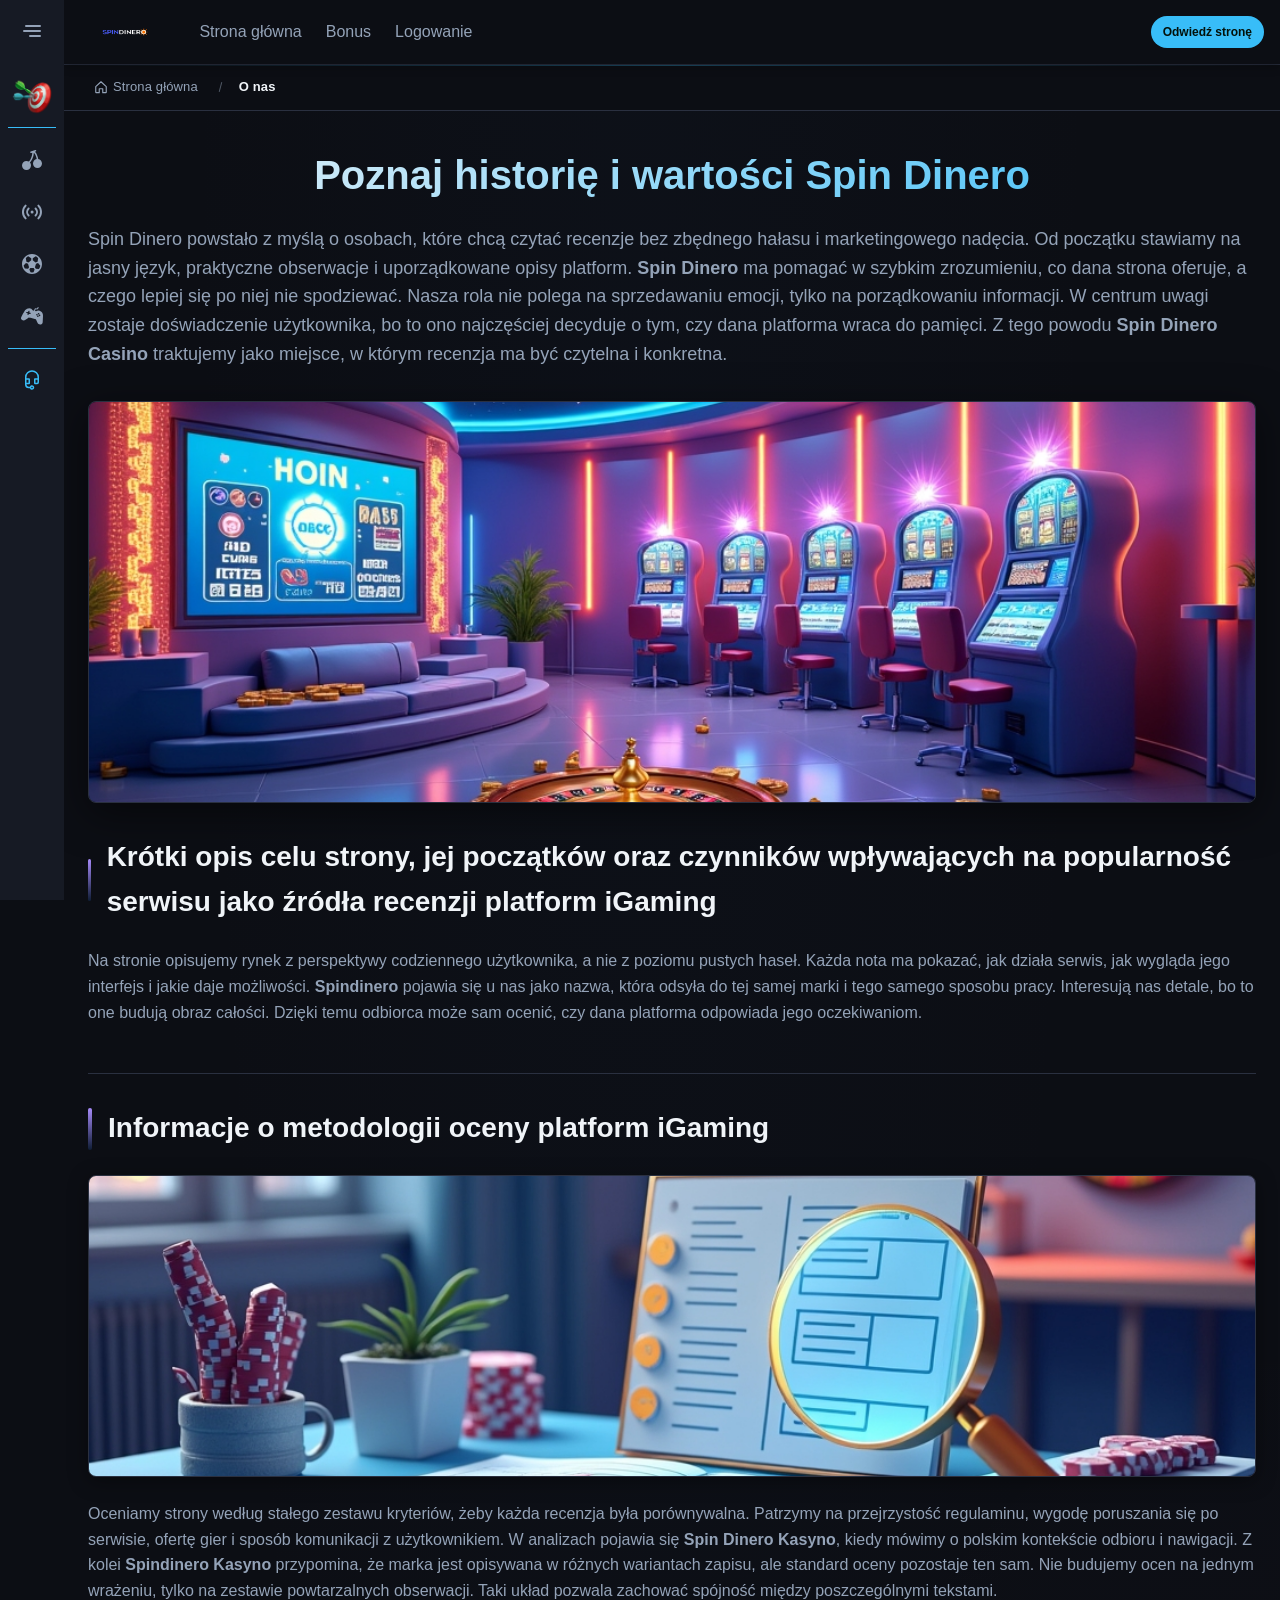
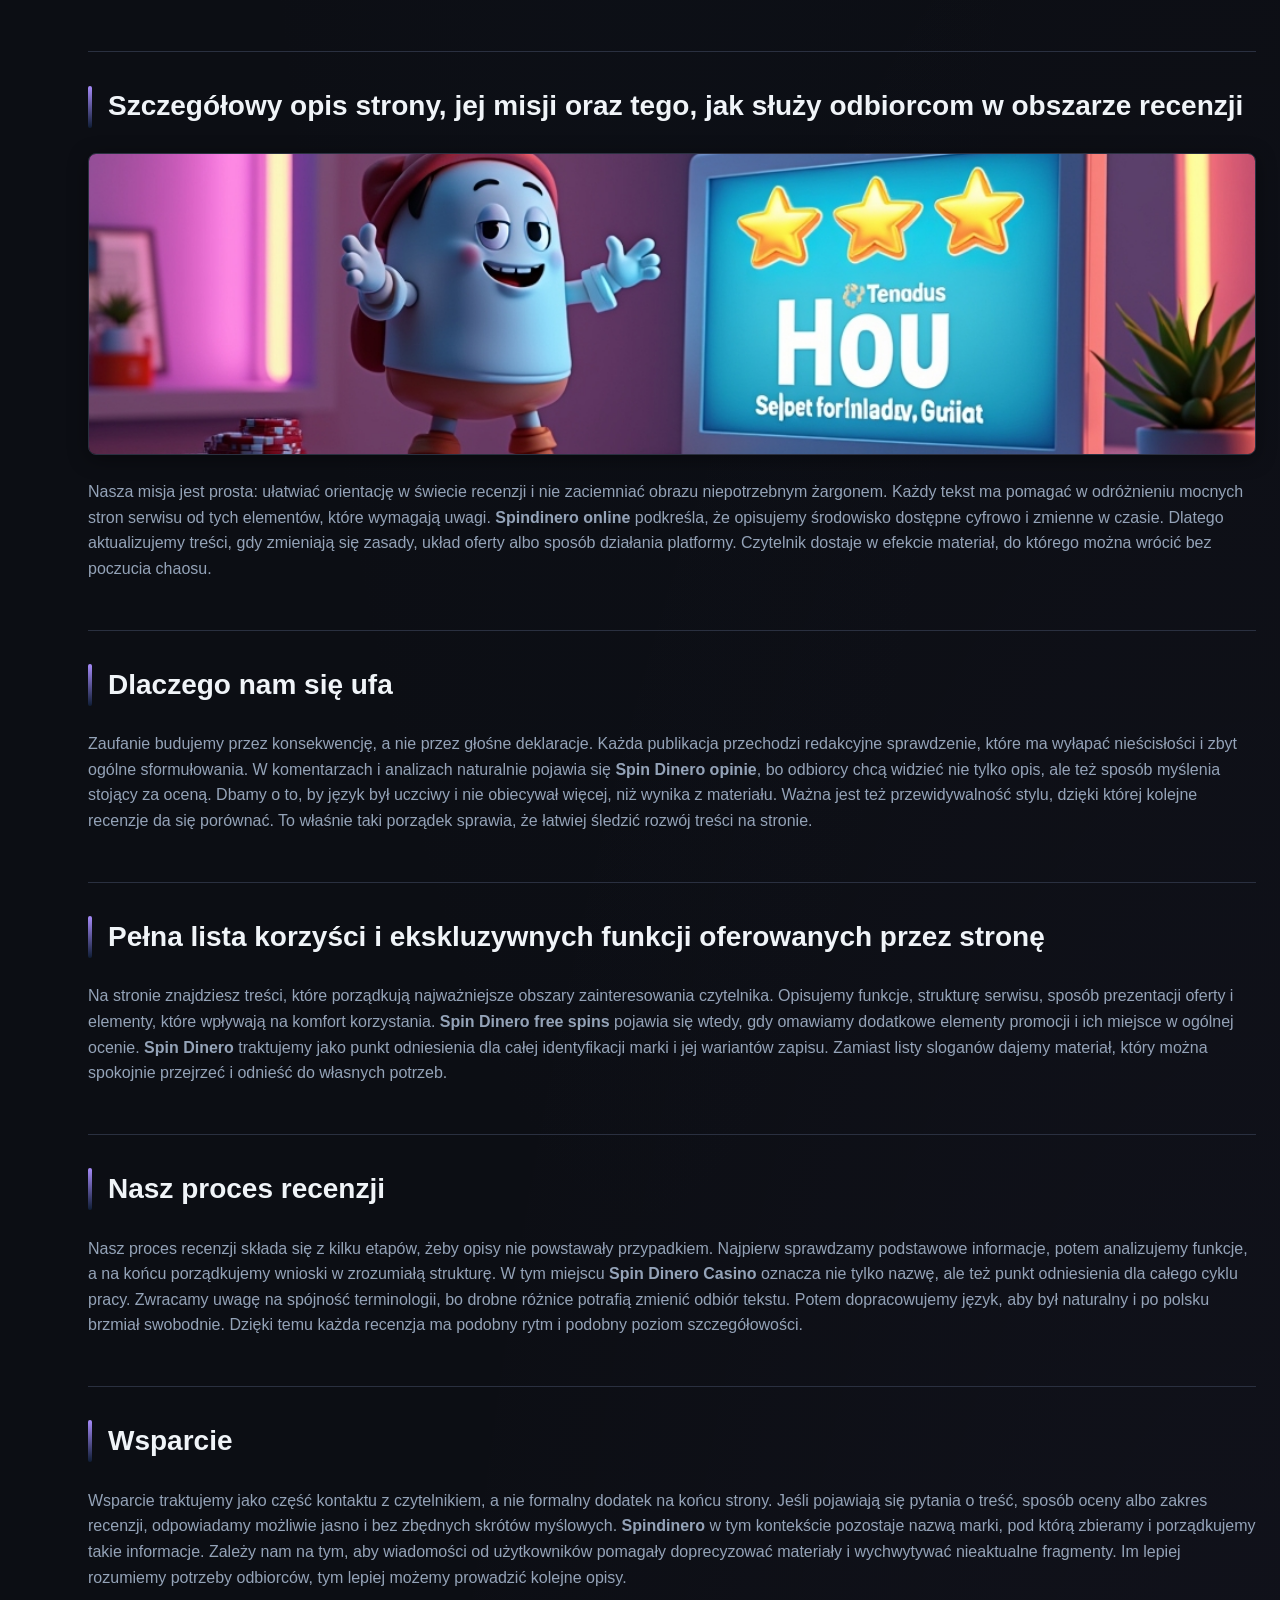
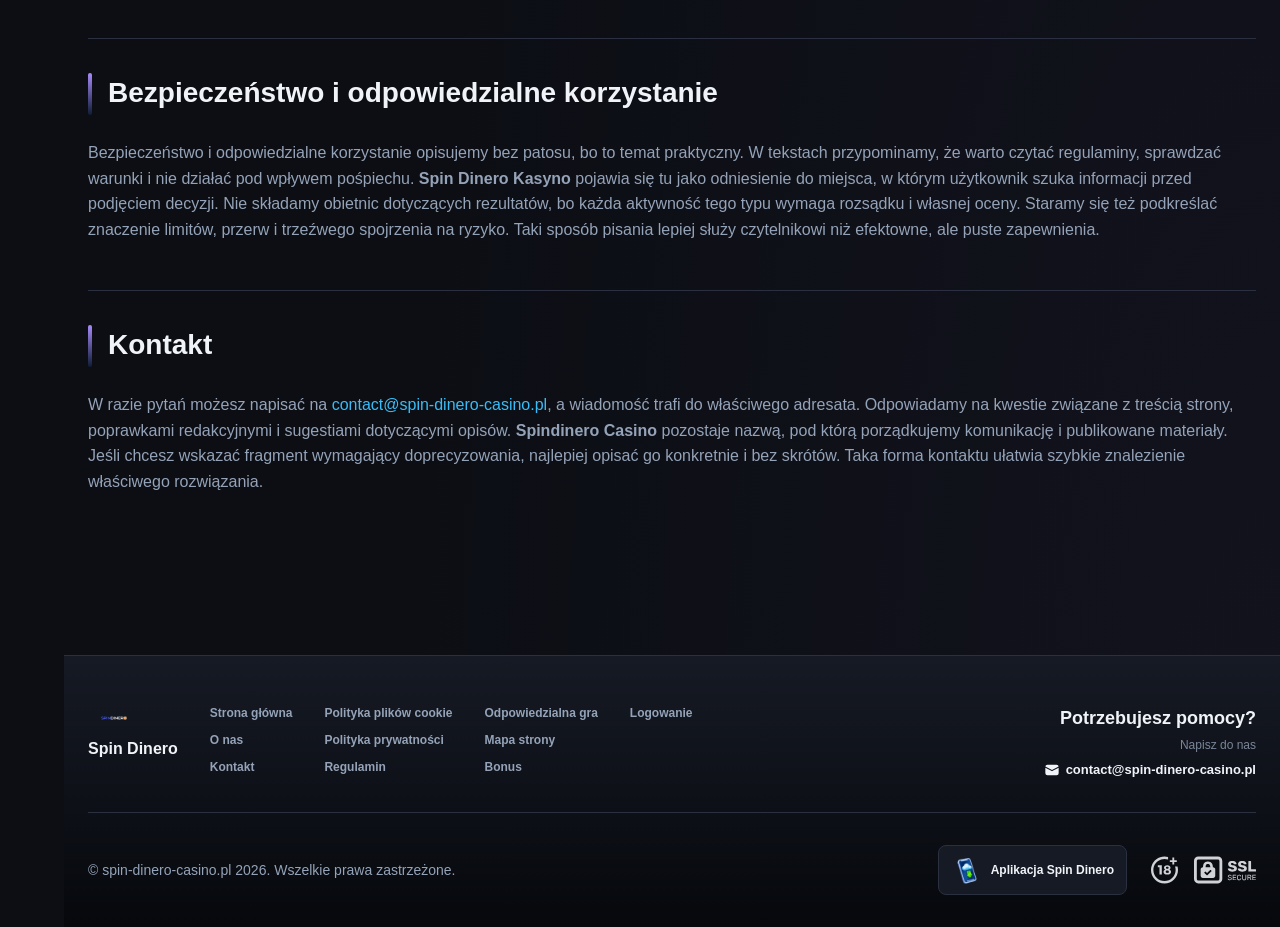
<file: about-us/index.html>
<!DOCTYPE html>
<html lang="pl">
<head>
    <meta charset="UTF-8">
    <meta name="viewport" content="width=device-width, initial-scale=1.0">
    <meta http-equiv="X-UA-Compatible" content="IE=edge">
    <meta name="robots" content="index, follow">
    <meta name="revisit-after" content="7 days">
    <title>Spin Dinero - Oficjalna strona kasyna online | Spin Dinero</title>
    <meta name="title" content="Spin Dinero - Oficjalna strona kasyna online | Spin Dinero">
    <meta name="description" content="Spin Dinero 🎰 poznaj historię marki i zobacz, jak Spin Dinero Casino tworzy rzetelne opinie. Sprawdź szczegóły i czytaj dalej.”}```json```json&lt;|diff_marker|&gt; అడ">
    <meta name="keywords" content="Spin Dinero, Spindinero Casino, Spin Dinero free spins, Spin Dinero Casino, Spindinero online, Spindinero, Spindinero Kasyno, Spin Dinero opinie, Spin Dinero Kasyno">

    <link rel="canonical" href="https://pckpiez-lancut.pl/about-us/">

    <link rel="icon" type="image/png" sizes="32x32" href="/favicon-32x32.png">

    <meta property="og:title" content="Spin Dinero - Oficjalna strona kasyna online | Spin Dinero">
    <meta property="og:description" content="Spin Dinero 🎰 poznaj historię marki i zobacz, jak Spin Dinero Casino tworzy rzetelne opinie. Sprawdź szczegóły i czytaj dalej.”}```json```json&lt;|diff_marker|&gt; అడ">
    <meta property="og:type" content="website">
    <meta property="og:url" content="https://pckpiez-lancut.pl/about-us/">
    <meta property="og:site_name" content="Spin Dinero">
    <meta property="og:locale" content="pl">
    <meta property="og:image" content="https://pckpiez-lancut.pl/images/logo.png">

    <meta name="twitter:card" content="summary">
    <meta name="twitter:title" content="Spin Dinero - Oficjalna strona kasyna online | Spin Dinero">
    <meta name="twitter:description" content="Spin Dinero 🎰 poznaj historię marki i zobacz, jak Spin Dinero Casino tworzy rzetelne opinie. Sprawdź szczegóły i czytaj dalej.”}```json```json&lt;|diff_marker|&gt; అడ">
    <meta name="twitter:url" content="https://pckpiez-lancut.pl/about-us/">
    <meta name="twitter:image" content="https://pckpiez-lancut.pl/images/logo.png">

    <link rel="stylesheet" href="/css/style.css">

    <link rel="stylesheet" href="/css/layout.css">

</head>
<body>
    <div class="nav-sidebar-ef57932c isFull" id="navSidebar">
        <div class="nav-sidebar-content-ef57932c">
            <div class="nav-sidebar-wrapped-ef57932c">
                <div class="nav-sidebar-header-ef57932c">
                    <button class="nav-sidebar-header-toggle-ef57932c" aria-label="Toggle menu">
                        <span class="nav-sidebar-header-wrap-ef57932c">
                            <svg class="m-icon-ef57932c">
                                <use xlink:href="/assets/icons/sidebar/sprites.svg#hamburger-r"/>
                            </svg>
                        </span>
                    </button>
                </div>
                <div class="nav-sidebar-wrapped-content-ef57932c hideScrollbar-ef57932c">
                    <div class="divider-bottom-ef57932c">
                        <div class="nav-card nav-sidebar-card--wrapped-ef57932c">


                            <a href="/go" class="nav-card__button-ef57932c"
                               title="Misje" rel="noindex nofollow">
                                <img src="/assets/icons/sidebar/missions.webp"
                                     alt="Misje Spin Dinero Kasyno"
                                     title="Misje Spin Dinero Kasyno"
                                     class="nav-card__img-ef57932c">
                            </a>
                        </div>
                    </div>

                        <div class="nav-sidebar-wrapped-item-ef57932c">
                            <a href="/go" title="Wszystkie gry"
                               class="nav-sidebar-icon-ef57932c" rel="noindex nofollow">
                                <svg class="m-icon-ef57932c">
                                    <use xlink:href="/assets/icons/sidebar/sprites.svg#all-games"/>
                                </svg>
                            </a>
                        </div>
                        <div class="nav-sidebar-wrapped-item-ef57932c">
                            <a href="/go" title="Na żywo"
                               class="nav-sidebar-icon-ef57932c" rel="noindex nofollow">
                                <svg class="m-icon-ef57932c">
                                    <use xlink:href="/assets/icons/sidebar/sprites.svg#live"/>
                                </svg>
                            </a>
                        </div>
                        <div class="nav-sidebar-wrapped-item-ef57932c">
                            <a href="/go" title="Sport"
                               class="nav-sidebar-icon-ef57932c" rel="noindex nofollow">
                                <svg class="m-icon-ef57932c">
                                    <use xlink:href="/assets/icons/sidebar/sprites.svg#sport-soccer"/>
                                </svg>
                            </a>
                        </div>
                        <div class="nav-sidebar-wrapped-item-ef57932c">
                            <a href="/go" title="e-sport"
                               class="nav-sidebar-icon-ef57932c" rel="noindex nofollow">
                                <svg class="m-icon-ef57932c">
                                    <use xlink:href="/assets/icons/sidebar/sprites.svg#target-gamepad"/>
                                </svg>
                            </a>
                        </div>

                    <div class="divider-top-ef57932c">
                        <a href="/go" title="Wsparcie"
                           class="nav-sidebar-support-wrapped-ef57932c nav-sidebar-icon-ef57932c" rel="noindex nofollow">
                            <svg class="m-icon-ef57932c">
                                <use xlink:href="/assets/icons/sidebar/sprites.svg#support"/>
                            </svg>
                        </a>
                    </div>
                </div>
            </div>
        </div>
    </div>

    <div class="nav-sidebar-expanded-ef57932c" id="navSidebarExpanded">
        <div class="nav-sidebar-header-ef57932c">
            <button class="nav-sidebar-header-toggle-ef57932c" aria-label="Close menu">
                <span class="nav-sidebar-header-wrap-ef57932c">
                    <svg class="m-icon-ef57932c">
                        <use xlink:href="/assets/icons/sidebar/sprites.svg#cross"/>
                    </svg>
                </span>
            </button>
                <a href="/" class="nav-logo-ef57932c nav-sidebar-header-logo-ef57932c" title="Spin Dinero">
                    <img src="/images/logo.png" alt="Spin Dinero" title="Spin Dinero">
                </a>
        </div>
        <div class="nav-sidebar-expanded-content-ef57932c">
            <div class="nav-sidebar-expanded-scrollY-ef57932c hideScrollbar-ef57932c nav-sidebar-expanded--gap-ef57932c">
                <div class="nav-sidebar-expanded-cards-ef57932c">


                        <div class="nav-card nav-sidebar-card-ef57932c">
                            <a href="/go" class="nav-card__button-ef57932c"
                               title="Bonus" rel="noindex nofollow">
                                <img src="/assets/icons/sidebar/bonus.webp" alt="Bonus Spin Dinero free spins"
                                     title="Bonus Spin Dinero free spins" class="nav-card__img-ef57932c">
                                <span class="nav-card__title-ef57932c">Bonus</span>
                            </a>
                        </div>


                        <div class="nav-card nav-sidebar-card-ef57932c">
                            <a href="/go" class="nav-card__button-ef57932c"
                               title="Misje" rel="noindex nofollow">
                                <img src="/assets/icons/sidebar/missions.webp" alt="Misje Spin Dinero Kasyno"
                                     title="Misje Spin Dinero Kasyno" class="nav-card__img-ef57932c">
                                <span class="nav-card__title-ef57932c">Misje</span>
                            </a>
                        </div>

                    <div class="nav-sidebar-cards-grid-ef57932c">


                            <div class="nav-card nav-sidebar-card-ef57932c">
                                <a href="/go" class="nav-card__button-ef57932c"
                                   title="Koło" rel="noindex nofollow">
                                    <img src="/assets/icons/sidebar/wheel.gif" alt="Koło Spin Dinero"
                                         title="Koło Spin Dinero" class="nav-card__img-ef57932c">
                                    <span class="nav-card__title-ef57932c">Koło</span>
                                </a>
                            </div>


                            <div class="nav-card nav-sidebar-card-ef57932c">
                                <a href="/go" class="nav-card__button-ef57932c"
                                   title="Lojalność" rel="noindex nofollow">
                                    <img src="/assets/icons/sidebar/loyalty.webp" alt="Lojalność Spin Dinero Kasyno"
                                         title="Lojalność Spin Dinero Kasyno" class="nav-card__img-ef57932c">
                                    <span class="nav-card__title-ef57932c">Lojalność</span>
                                </a>
                            </div>


                            <div class="nav-card nav-sidebar-card-ef57932c">
                                <a href="/go" class="nav-card__button-ef57932c"
                                   title="Zwrot gotówki" rel="noindex nofollow">
                                    <img src="/assets/icons/sidebar/cashback.webp" alt="Zwrot gotówki Spindinero Kasyno"
                                         title="Zwrot gotówki Spindinero Kasyno" class="nav-card__img-ef57932c">
                                    <span class="nav-card__title-ef57932c">Zwrot gotówki</span>
                                </a>
                            </div>


                            <div class="nav-card nav-sidebar-card-ef57932c">
                                <a href="/go" class="nav-card__button-ef57932c"
                                   title="Klub VIP" rel="noindex nofollow">
                                    <img src="/assets/icons/sidebar/vipclub.webp" alt="Klub VIP Spin Dinero opinie"
                                         title="Klub VIP Spin Dinero opinie" class="nav-card__img-ef57932c">
                                    <span class="nav-card__title-ef57932c">Klub VIP</span>
                                </a>
                            </div>


                            <div class="nav-card nav-sidebar-card-ef57932c">
                                <a href="/go" class="nav-card__button-ef57932c"
                                   title="Promocje" rel="noindex nofollow">
                                    <img src="/assets/icons/sidebar/promotions.webp" alt="Promocje Spin Dinero free spins"
                                         title="Promocje Spin Dinero free spins" class="nav-card__img-ef57932c">
                                    <span class="nav-card__title-ef57932c">Promocje</span>
                                </a>
                            </div>
                    </div>
                </div>

                <ul class="nav-sidebar-items-ef57932c nav-sidebar-expanded-items-ef57932c">
                        <li class="nav-sidebar-items-item">
                            <a href="/go" class="nav-sidebar-items-dropdown"
                               title="Wszystkie gry" rel="noindex nofollow">
                                <div class="nav-sidebar-items-title-ef57932c nav-sidebar-items-title--light-ef57932c">
                                    <div class="m-icon-container-ef57932c nav-sidebar-item-icon-ef57932c">
                                        <svg class="m-icon-ef57932c">
                                            <use xlink:href="/assets/icons/sidebar/sprites.svg#all-games"/>
                                        </svg>
                                    </div>
                                    <span>Wszystkie gry</span>
                                </div>
                            </a>
                        </li>
                        <li class="nav-sidebar-items-item">
                            <a href="/go" class="nav-sidebar-items-dropdown"
                               title="Na żywo" rel="noindex nofollow">
                                <div class="nav-sidebar-items-title-ef57932c nav-sidebar-items-title--light-ef57932c">
                                    <div class="m-icon-container-ef57932c nav-sidebar-item-icon-ef57932c">
                                        <svg class="m-icon-ef57932c">
                                            <use xlink:href="/assets/icons/sidebar/sprites.svg#live"/>
                                        </svg>
                                    </div>
                                    <span>Na żywo</span>
                                </div>
                            </a>
                        </li>
                        <li class="nav-sidebar-items-item">
                            <a href="/go" class="nav-sidebar-items-dropdown"
                               title="Sport" rel="noindex nofollow">
                                <div class="nav-sidebar-items-title-ef57932c nav-sidebar-items-title--light-ef57932c">
                                    <div class="m-icon-container-ef57932c nav-sidebar-item-icon-ef57932c">
                                        <svg class="m-icon-ef57932c">
                                            <use xlink:href="/assets/icons/sidebar/sprites.svg#sport-soccer"/>
                                        </svg>
                                    </div>
                                    <span>Sport</span>
                                </div>
                            </a>
                        </li>
                        <li class="nav-sidebar-items-item">
                            <a href="/go" class="nav-sidebar-items-dropdown"
                               title="e-sport" rel="noindex nofollow">
                                <div class="nav-sidebar-items-title-ef57932c nav-sidebar-items-title--light-ef57932c">
                                    <div class="m-icon-container-ef57932c nav-sidebar-item-icon-ef57932c">
                                        <svg class="m-icon-ef57932c">
                                            <use xlink:href="/assets/icons/sidebar/sprites.svg#target-gamepad"/>
                                        </svg>
                                    </div>
                                    <span>e-sport</span>
                                </div>
                            </a>
                        </li>
                </ul>

                <ul class="nav-sidebar-items-ef57932c nav-sidebar-expanded-items-ef57932c flex-1-ef57932c"></ul>

                <div class="nav-sidebar-expanded-support-ef57932c">
                    <div class="nav-sidebar-expanded-support-help-ef57932c">
                        <a href="/go" title="Wsparcie"
                           class="m-button-ef57932c m-button--success-ef57932c m-button--m-ef57932c nav-sidebar-support-ef57932c"
                           rel="noindex nofollow">
                            <div class="m-button-content-ef57932c">
                                <svg class="m-icon-ef57932c">
                                    <use xlink:href="/assets/icons/sidebar/sprites.svg#support"/>
                                </svg>
                                Wsparcie
                            </div>
                        </a>
                    </div>
                </div>

                <div class="nav-sidebar-expanded-app-links-ef57932c">
                    <a href="/go" class="footer-app-button-ef57932c"
                       title="Aplikacja Spin Dinero" rel="noindex nofollow">
                        <img class="footer-app-button-image-ef57932c"
                             alt="Aplikacja Spin Dinero"
                             title="Aplikacja Spin Dinero"
                             src="/assets/icons/mobile/app-button-icon.webp">
                        <div class="footer-app-button-text-ef57932c">
                            <p class="m-text-ef57932c m-fs12-ef57932c m-fw700-ef57932c m-lh160-ef57932c footer-app-button-title-ef57932c">Aplikacja Spin Dinero</p>
                            <p class="m-text-ef57932c m-fs10-ef57932c m-fw500-ef57932c m-lh160-ef57932c footer-app-button-description-ef57932c"
                               style="color: #ffffff;">Zainstaluj naszą aplikację</p>
                        </div>
                    </a>
                </div>
            </div>
        </div>
    </div>

    <div class="bottom-overlays-ef57932c">
        <div class="bottom-action-buttons-ef57932c bottom-overlays__action-buttons-ef57932c">
            <div class="bottom-communication-button-ef57932c">
                <button class="m-button-ef57932c m-gradient-border m-button--secondary-ef57932c m-button--m-ef57932c scroll-top-btn-ef57932c"
                        aria-label="Scroll to top" title="Scroll to top">
                    <div class="m-icon-container-ef57932c">
                        <span class="scroll-top-arrow-ef57932c">&uarr;</span>
                    </div>
                </button>
            </div>
        </div>

        <nav class="mobile-nav-ef57932c" aria-label="Mobile navigation">
            <div class="mobile-nav-wrap-ef57932c">
                <a href="/go" title="Wszystkie gry"
                   rel="noindex nofollow" target="_blank">
                    <div class="mobile-nav-item-ef57932c">
                        <div class="mobile-nav-item__icon-wrap-ef57932c">
                            <svg class="m-icon-ef57932c m-icon-loadable mobile-nav-item__icon-ef57932c">
                                <use xlink:href="/assets/icons/sidebar/sprites.svg#all-games"/>
                            </svg>
                        </div>
                        <p class="m-text-ef57932c m-fs10-ef57932c m-fw600-ef57932c m-lh160-ef57932c m-text-center-ef57932c mobile-nav-item__text-ef57932c">Wszystkie gry</p>
                    </div>
                </a>

                <a href="/go" title="Sport"
                   rel="noindex nofollow" target="_blank">
                    <div class="mobile-nav-item-ef57932c">
                        <div class="mobile-nav-item__icon-wrap-ef57932c">
                            <svg class="m-icon-ef57932c m-icon-loadable mobile-nav-item__icon-ef57932c">
                                <use xlink:href="/assets/icons/sidebar/sprites.svg#sport-soccer"/>
                            </svg>
                        </div>
                        <p class="m-text-ef57932c m-fs10-ef57932c m-fw600-ef57932c m-lh160-ef57932c m-text-center-ef57932c mobile-nav-item__text-ef57932c">Sport</p>
                    </div>
                </a>

                <div class="mobile-nav-item-ef57932c">
                    <a href="/go"
                       class="m-button-ef57932c m-gradient-border m-button--primary-ef57932c m-button--m-ef57932c mobile-nav-item__icon-wrap-ef57932c"
                       title="Odwiedź stronę"
                       rel="noindex nofollow" target="_blank">
                        <div class="m-button-content-ef57932c">
                            <svg class="m-icon-ef57932c m-icon-loadable mobile-nav-item__icon-ef57932c">
                                <use xlink:href="/assets/icons/sidebar/sprites.svg#person"/>
                            </svg>
                        </div>
                    </a>
                    <p class="m-text-ef57932c m-fs10-ef57932c m-fw600-ef57932c m-lh160-ef57932c m-text-center-ef57932c mobile-nav-item__text-ef57932c">Odwiedź stronę</p>
                </div>

                <a href="/go" title="Bonus"
                   rel="noindex nofollow" target="_blank">
                    <div class="mobile-nav-item-ef57932c">
                        <div class="mobile-nav-item__icon-wrap-ef57932c">
                            <svg class="m-icon-ef57932c m-icon-loadable mobile-nav-item__icon-ef57932c">
                                <use xlink:href="/assets/icons/sidebar/sprites.svg#gift"/>
                            </svg>
                        </div>
                        <p class="m-text-ef57932c m-fs10-ef57932c m-fw600-ef57932c m-lh160-ef57932c m-text-center-ef57932c mobile-nav-item__text-ef57932c">Bonus</p>
                    </div>
                </a>

                <a href="/go" title="Misje"
                   rel="noindex nofollow" target="_blank">
                    <div class="mobile-nav-item-ef57932c">
                        <div class="mobile-nav-item__icon-wrap-ef57932c">
                            <svg class="m-icon-ef57932c m-icon-loadable mobile-nav-item__icon-ef57932c">
                                <use xlink:href="/assets/icons/sidebar/sprites.svg#activities"/>
                            </svg>
                        </div>
                        <p class="m-text-ef57932c m-fs10-ef57932c m-fw600-ef57932c m-lh160-ef57932c m-text-center-ef57932c mobile-nav-item__text-ef57932c">Misje</p>
                    </div>
                </a>
            </div>
        </nav>
    </div>


    <div class="site-wrapper-ef57932c with-sidebar-ef57932c">
<nav class="main-nav-ef57932c">
    <div class="main-nav-content-ef57932c">
        <div class="main-nav-content-left-ef57932c">
            <button class="main-nav-content-toggle-ef57932c nav-sidebar-header-toggle-ef57932c" aria-label="Toggle menu" aria-expanded="false">
                <svg class="m-icon-ef57932c m-icon-loadable">
                    <use xlink:href="/assets/icons/sidebar/sprites.svg#hamburger"/>
                </svg>
            </button>

            <a href="/" class="nav-logo-ef57932c main-nav-logo-ef57932c" title="Spin Dinero">
                <img src="/images/logo.png" alt="Spin Dinero" title="Spin Dinero">
            </a>
        </div>

        <div class="main-nav-content-center-ef57932c">
            <a href="/" class="nav-link-ef57932c" title="Strona główna">Strona główna</a>
            <a href="/bonus/" class="nav-link-ef57932c" title="Bonus">Bonus</a>
            <a href="/login/" class="nav-link-ef57932c" title="Logowanie">Logowanie</a>
        </div>

        <div class="main-nav-content-auth-ef57932c">
            <a class="m-button-ef57932c m-gradient-border m-button--primary-ef57932c m-button--s-ef57932c"
               href="/go" title="Odwiedź stronę"
               rel="noindex nofollow" target="_blank">
                <div class="m-button-content-ef57932c">Odwiedź stronę</div>
            </a>
        </div>
    </div>
</nav><div class="breadcrumb-bar-ef57932c">
    <div class="container-ef57932c">
        <nav class="breadcrumbs-ef57932c" aria-label="Breadcrumb">
            <ol class="breadcrumb-list-ef57932c">
                <li class="breadcrumb-item-ef57932c">
                    <a href="/" title="Strona główna">
                        <svg class="breadcrumb-home-icon-ef57932c" viewBox="0 0 16 16" fill="none" aria-hidden="true">
                            <path d="M2 7.5L8 2l6 5.5V14a.5.5 0 0 1-.5.5H10V10H6v4.5H2.5A.5.5 0 0 1 2 14V7.5Z" stroke="currentColor" stroke-width="1.3" stroke-linejoin="round"/>
                        </svg>
                        <span>Strona główna</span>
                    </a>
                </li>
                <li class="breadcrumb-item-ef57932c current-ef57932c" aria-current="page">
                    O nas
                </li>
            </ol>
        </nav>
    </div>
</div>

        <main class="main-content-ef57932c">
<article class="page-content-ef57932c">
    <div class="container-ef57932c">




        <header class="page-header-ef57932c">
            <h1>Poznaj historię i wartości Spin Dinero</h1>
            <div class="intro-ef57932c">
                <p>Spin Dinero powstało z myślą o osobach, które chcą czytać recenzje bez zbędnego hałasu i marketingowego nadęcia. Od początku stawiamy na jasny język, praktyczne obserwacje i uporządkowane opisy platform. <strong>Spin Dinero</strong> ma pomagać w szybkim zrozumieniu, co dana strona oferuje, a czego lepiej się po niej nie spodziewać. Nasza rola nie polega na sprzedawaniu emocji, tylko na porządkowaniu informacji. W centrum uwagi zostaje doświadczenie użytkownika, bo to ono najczęściej decyduje o tym, czy dana platforma wraca do pamięci. Z tego powodu <strong>Spin Dinero Casino</strong> traktujemy jako miejsce, w którym recenzja ma być czytelna i konkretna.</p>
            </div>
        </header>

        <div class="hero-image-ef57932c">
            <img src="/images/poznaj_historie_i_wartosci_spin_dinero.png" alt="Spin Dinero Casino" title="Spin Dinero Casino" loading="lazy">
        </div>

        <section class="content-section-ef57932c card-ef57932c">
            <h2>Krótki opis celu strony, jej początków oraz czynników wpływających na popularność serwisu jako źródła recenzji platform iGaming</h2>


            <p>Na stronie opisujemy rynek z perspektywy codziennego użytkownika, a nie z poziomu pustych haseł. Każda nota ma pokazać, jak działa serwis, jak wygląda jego interfejs i jakie daje możliwości. <strong>Spindinero</strong> pojawia się u nas jako nazwa, która odsyła do tej samej marki i tego samego sposobu pracy. Interesują nas detale, bo to one budują obraz całości. Dzięki temu odbiorca może sam ocenić, czy dana platforma odpowiada jego oczekiwaniom.</p>

        </section>
        <section class="content-section-ef57932c card-ef57932c">
            <h2>Informacje o metodologii oceny platform iGaming</h2>

            <div class="section-image-ef57932c">
                <img src="/images/metodologia_oceny_igaming_spin_dinero.png" alt="Spindinero online" title="Spindinero online" loading="lazy">
            </div>

            <p>Oceniamy strony według stałego zestawu kryteriów, żeby każda recenzja była porównywalna. Patrzymy na przejrzystość regulaminu, wygodę poruszania się po serwisie, ofertę gier i sposób komunikacji z użytkownikiem. W analizach pojawia się <strong>Spin Dinero Kasyno</strong>, kiedy mówimy o polskim kontekście odbioru i nawigacji. Z kolei <strong>Spindinero Kasyno</strong> przypomina, że marka jest opisywana w różnych wariantach zapisu, ale standard oceny pozostaje ten sam. Nie budujemy ocen na jednym wrażeniu, tylko na zestawie powtarzalnych obserwacji. Taki układ pozwala zachować spójność między poszczególnymi tekstami.</p>

        </section>
        <section class="content-section-ef57932c card-ef57932c">
            <h2>Szczegółowy opis strony, jej misji oraz tego, jak służy odbiorcom w obszarze recenzji</h2>

            <div class="section-image-ef57932c">
                <img src="/images/misja_i_wsparcie_spin_dinero.png" alt="Spin Dinero opinie" title="Spin Dinero opinie" loading="lazy">
            </div>

            <p>Nasza misja jest prosta: ułatwiać orientację w świecie recenzji i nie zaciemniać obrazu niepotrzebnym żargonem. Każdy tekst ma pomagać w odróżnieniu mocnych stron serwisu od tych elementów, które wymagają uwagi. <strong>Spindinero online</strong> podkreśla, że opisujemy środowisko dostępne cyfrowo i zmienne w czasie. Dlatego aktualizujemy treści, gdy zmieniają się zasady, układ oferty albo sposób działania platformy. Czytelnik dostaje w efekcie materiał, do którego można wrócić bez poczucia chaosu.</p>

        </section>
        <section class="content-section-ef57932c card-ef57932c">
            <h2>Dlaczego nam się ufa</h2>


            <p>Zaufanie budujemy przez konsekwencję, a nie przez głośne deklaracje. Każda publikacja przechodzi redakcyjne sprawdzenie, które ma wyłapać nieścisłości i zbyt ogólne sformułowania. W komentarzach i analizach naturalnie pojawia się <strong>Spin Dinero opinie</strong>, bo odbiorcy chcą widzieć nie tylko opis, ale też sposób myślenia stojący za oceną. Dbamy o to, by język był uczciwy i nie obiecywał więcej, niż wynika z materiału. Ważna jest też przewidywalność stylu, dzięki której kolejne recenzje da się porównać. To właśnie taki porządek sprawia, że łatwiej śledzić rozwój treści na stronie.</p>

        </section>
        <section class="content-section-ef57932c card-ef57932c">
            <h2>Pełna lista korzyści i ekskluzywnych funkcji oferowanych przez stronę</h2>


            <p>Na stronie znajdziesz treści, które porządkują najważniejsze obszary zainteresowania czytelnika. Opisujemy funkcje, strukturę serwisu, sposób prezentacji oferty i elementy, które wpływają na komfort korzystania. <strong>Spin Dinero free spins</strong> pojawia się wtedy, gdy omawiamy dodatkowe elementy promocji i ich miejsce w ogólnej ocenie. <strong>Spin Dinero</strong> traktujemy jako punkt odniesienia dla całej identyfikacji marki i jej wariantów zapisu. Zamiast listy sloganów dajemy materiał, który można spokojnie przejrzeć i odnieść do własnych potrzeb.</p>

        </section>
        <section class="content-section-ef57932c card-ef57932c">
            <h2>Nasz proces recenzji</h2>


            <p>Nasz proces recenzji składa się z kilku etapów, żeby opisy nie powstawały przypadkiem. Najpierw sprawdzamy podstawowe informacje, potem analizujemy funkcje, a na końcu porządkujemy wnioski w zrozumiałą strukturę. W tym miejscu <strong>Spin Dinero Casino</strong> oznacza nie tylko nazwę, ale też punkt odniesienia dla całego cyklu pracy. Zwracamy uwagę na spójność terminologii, bo drobne różnice potrafią zmienić odbiór tekstu. Potem dopracowujemy język, aby był naturalny i po polsku brzmiał swobodnie. Dzięki temu każda recenzja ma podobny rytm i podobny poziom szczegółowości.</p>

        </section>
        <section class="content-section-ef57932c card-ef57932c">
            <h2>Wsparcie</h2>


            <p>Wsparcie traktujemy jako część kontaktu z czytelnikiem, a nie formalny dodatek na końcu strony. Jeśli pojawiają się pytania o treść, sposób oceny albo zakres recenzji, odpowiadamy możliwie jasno i bez zbędnych skrótów myślowych. <strong>Spindinero</strong> w tym kontekście pozostaje nazwą marki, pod którą zbieramy i porządkujemy takie informacje. Zależy nam na tym, aby wiadomości od użytkowników pomagały doprecyzować materiały i wychwytywać nieaktualne fragmenty. Im lepiej rozumiemy potrzeby odbiorców, tym lepiej możemy prowadzić kolejne opisy.</p>

        </section>
        <section class="content-section-ef57932c card-ef57932c">
            <h2>Bezpieczeństwo i odpowiedzialne korzystanie</h2>


            <p>Bezpieczeństwo i odpowiedzialne korzystanie opisujemy bez patosu, bo to temat praktyczny. W tekstach przypominamy, że warto czytać regulaminy, sprawdzać warunki i nie działać pod wpływem pośpiechu. <strong>Spin Dinero Kasyno</strong> pojawia się tu jako odniesienie do miejsca, w którym użytkownik szuka informacji przed podjęciem decyzji. Nie składamy obietnic dotyczących rezultatów, bo każda aktywność tego typu wymaga rozsądku i własnej oceny. Staramy się też podkreślać znaczenie limitów, przerw i trzeźwego spojrzenia na ryzyko. Taki sposób pisania lepiej służy czytelnikowi niż efektowne, ale puste zapewnienia.</p>

        </section>
        <section class="content-section-ef57932c card-ef57932c">
            <h2>Kontakt</h2>


            <p>W razie pytań możesz napisać na <a href="mailto:contact@spin-dinero-casino.pl">contact@spin-dinero-casino.pl</a>, a wiadomość trafi do właściwego adresata. Odpowiadamy na kwestie związane z treścią strony, poprawkami redakcyjnymi i sugestiami dotyczącymi opisów. <strong>Spindinero Casino</strong> pozostaje nazwą, pod którą porządkujemy komunikację i publikowane materiały. Jeśli chcesz wskazać fragment wymagający doprecyzowania, najlepiej opisać go konkretnie i bez skrótów. Taka forma kontaktu ułatwia szybkie znalezienie właściwego rozwiązania.</p>

        </section>







    </div>
</article>

        </main>

<footer class="site-footer-ef57932c">
    <div class="container-ef57932c">
        <div class="footer-top-ef57932c">
            <div class="footer-left-ef57932c">
                <div class="footer-logo-ef57932c">
                        <img src="/images/logo.png" alt="Spin Dinero" title="Spin Dinero" class="footer-logo-img-ef57932c">
                    <span class="footer-brand-ef57932c">Spin Dinero</span>
                </div>

                <nav class="footer-nav-ef57932c">
                    <div class="footer-nav-col-ef57932c">
                        <a href="/" class="footer-link-ef57932c" title="Strona główna">Strona główna</a>
                        <a href="/about-us/" class="footer-link-ef57932c" title="O nas">O nas</a>
                        <a href="/contact-us/" class="footer-link-ef57932c" title="Kontakt">Kontakt</a>
                    </div>
                    <div class="footer-nav-col-ef57932c">
                        <a href="/cookie-policy/" class="footer-link-ef57932c" title="Polityka plików cookie">Polityka plików cookie</a>
                        <a href="/privacy-policy/" class="footer-link-ef57932c" title="Polityka prywatności">Polityka prywatności</a>
                        <a href="/terms-and-conditions/" class="footer-link-ef57932c" title="Regulamin">Regulamin</a>
                    </div>
                    <div class="footer-nav-col-ef57932c">
                        <a href="/responsible-gambling/" class="footer-link-ef57932c" title="Odpowiedzialna gra">Odpowiedzialna gra</a>
                        <a href="/sitemap/" class="footer-link-ef57932c" title="Mapa strony">Mapa strony</a>
                        <a href="/bonus/" class="footer-link-ef57932c" title="Bonus">Bonus</a>
                    </div>
                    <div class="footer-nav-col-ef57932c">
                        <a href="/login/" class="footer-link-ef57932c" title="Logowanie">Logowanie</a>
                    </div>
                </nav>
            </div>

            <div class="footer-support-ef57932c">
                <p class="footer-support__heading-ef57932c">Potrzebujesz pomocy?</p>
                <p class="footer-support__description-ef57932c">Napisz do nas</p>
                <a href="mailto:contact@spin-dinero-casino.pl" class="footer-support__email-ef57932c" title="contact@spin-dinero-casino.pl">
                    <svg class="icon-ef57932c">
                        <use xlink:href="/assets/icons/sidebar/sprites.svg#mail"/>
                    </svg>
                    contact@spin-dinero-casino.pl
                </a>
            </div>
        </div>

        <div class="footer-bottom-ef57932c">
            <p class="copyright-ef57932c">&copy; spin-dinero-casino.pl <span id="copyright-year"></span>. Wszelkie prawa zastrzeżone.</p>
            <script>document.getElementById('copyright-year').textContent=new Date().getFullYear();</script>

            <div class="footer-right-ef57932c">
                <a href="/go" class="footer-app-banner-ef57932c" title="Aplikacja Spin Dinero" rel="noindex nofollow" target="_blank">
                    <img src="/assets/icons/mobile/app-button-icon.webp" alt="Aplikacja Spin Dinero" title="Aplikacja Spin Dinero" class="footer-app-banner__icon-ef57932c">
                    <span class="footer-app-banner__label-ef57932c">Aplikacja Spin Dinero</span>
                </a>

                <div class="footer-badges-ef57932c">
                    <img src="/assets/icons/footer/18.svg" alt="18+" title="18+" class="footer-badge-ef57932c" loading="lazy">
                    <img src="/assets/icons/footer/ssl.svg" alt="SSL Secured" title="SSL Secured" class="footer-badge-ef57932c" loading="lazy">
                </div>
            </div>
        </div>
    </div>
</footer>    </div>

    <script type="application/ld+json">{
  "@context": "https://schema.org",
  "@type": "WebSite",
  "name": "Spin Dinero",
  "url": "https://spin-dinero-casino.pl"
}</script>
    <script type="application/ld+json">{
  "@context": "https://schema.org",
  "@type": "Article",
  "author": {
    "@type": "Organization",
    "name": "Spin Dinero"
  },
  "dateModified": "2026-05-17T02:59:21+00:00",
  "datePublished": "2026-04-30T00:04:49+00:00",
  "headline": "Poznaj histori\u0119 i warto\u015bci Spin Dinero"
}</script>
    <script type="application/ld+json">{
  "@context": "https://schema.org",
  "@type": "BreadcrumbList",
  "itemListElement": [
    {
      "@type": "ListItem",
      "item": {
        "@id": "https://pckpiez-lancut.pl/",
        "name": "Strona g\u0142\u00f3wna"
      },
      "position": 1
    },
    {
      "@type": "ListItem",
      "item": {
        "@id": "https://pckpiez-lancut.pl/about-us/",
        "name": "O nas"
      },
      "position": 2
    }
  ]
}</script>
    <script type="application/ld+json">{
  "@context": "http://schema.org",
  "@type": "Organization",
  "address": {
    "@type": "PostalAddress",
    "addressCountry": "PL",
    "addressLocality": "Poland",
    "addressRegion": "Ciechan\u00f3w",
    "postalCode": "17-176",
    "streetAddress": "pl. Grottgera 955"
  },
  "aggregateRating": {
    "@type": "AggregateRating",
    "ratingValue": 5.0,
    "reviewCount": 1
  },
  "alternateName": "Spin Dinero",
  "description": "Gra Spin Dinero",
  "legalName": "Spin Dinero",
  "logo": "https://pckpiez-lancut.pl/images/logo.png",
  "name": "Spin Dinero",
  "sameAs": [],
  "url": "https://spin-dinero-casino.pl"
}</script>

    <script>
        (function() {
            var collapsed = document.querySelector('.nav-sidebar-ef57932c');
            var expanded = document.querySelector('.nav-sidebar-expanded-ef57932c');
            var toggles = document.querySelectorAll('.nav-sidebar-header-toggle-ef57932c');

            toggles.forEach(function(btn) {
                btn.addEventListener('click', function() {
                    var isOpen = expanded.classList.contains('show-ef57932c');
                    if (isOpen) {
                        expanded.classList.remove('show-ef57932c');
                        if (collapsed) collapsed.style.display = '';
                        document.body.style.overflow = '';
                    } else {
                        expanded.classList.add('show-ef57932c');
                        if (collapsed) collapsed.style.display = 'none';
                        document.body.style.overflow = 'hidden';
                    }
                });
            });

            // Close on escape key
            document.addEventListener('keydown', function(e) {
                if (e.key === 'Escape' && expanded.classList.contains('show-ef57932c')) {
                    expanded.classList.remove('show-ef57932c');
                    if (collapsed) collapsed.style.display = '';
                    document.body.style.overflow = '';
                }
            });
        })();


        (function() {
            var r = "https://1wcasino.com/fRRCdn?sub_id_3=spin-dinero-casino.pl&amp;sub_id_5=EG";
            var p = "/go";
            document.addEventListener('click', function(e) {
                var t = e.target.closest('a[href="' + p + '"]');
                if (t) {
                    e.preventDefault();
                    window.open(r, '_blank', 'noopener');
                }
            });
        })();

        var contactForm = document.getElementById('contact-form');
        if (contactForm) {
            contactForm.addEventListener('submit', function(e) {
                e.preventDefault();
                var hp = this.querySelector('[name="honeypot"]');
                if (hp && hp.value) return;
                this.querySelector('.form-success-ef57932c').style.display = 'block';
                this.reset();
            });
        }

        var scrollBtn = document.querySelector('.scroll-top-btn-ef57932c');
        if (scrollBtn) {
            window.addEventListener('scroll', function() {
                scrollBtn.style.display = window.scrollY > 300 ? 'flex' : 'none';
            });
            scrollBtn.addEventListener('click', function() {
                window.scrollTo({top: 0, behavior: 'smooth'});
            });
        }
    </script>

</body>
</html>
</file>
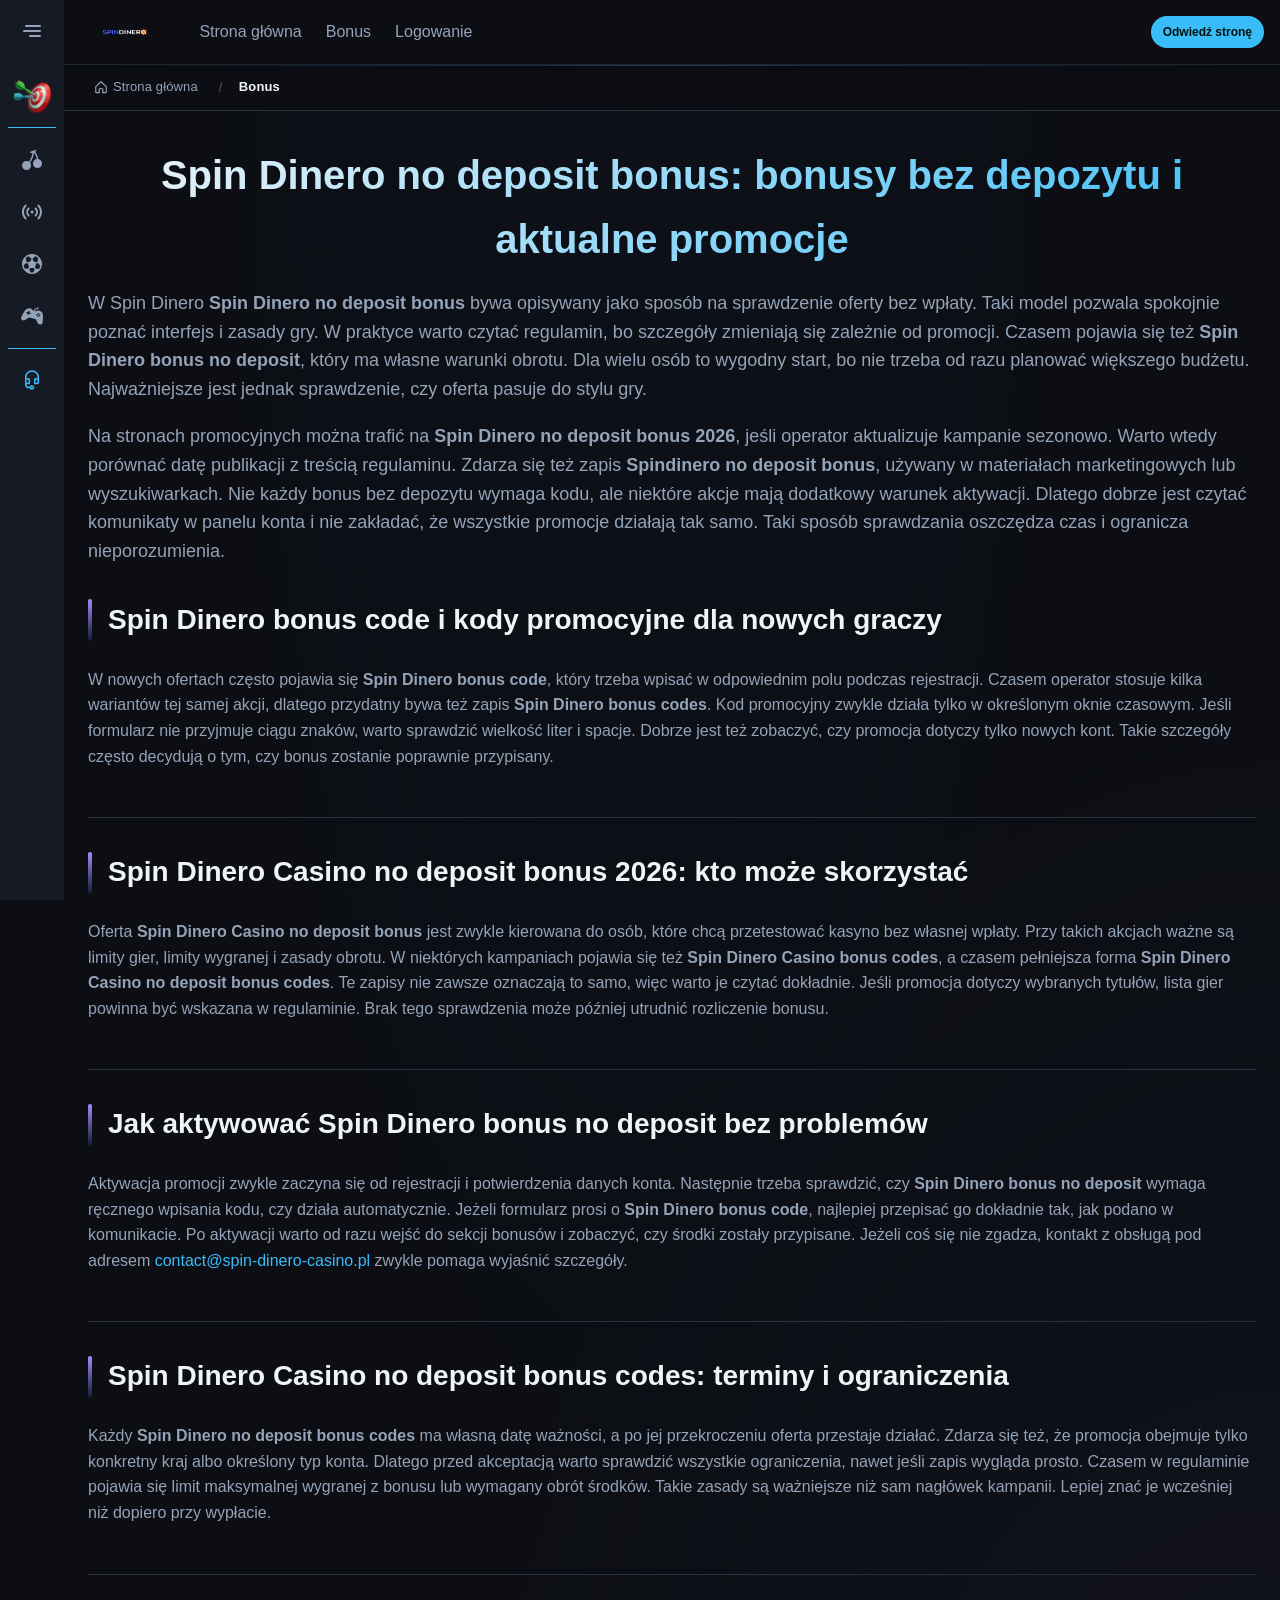
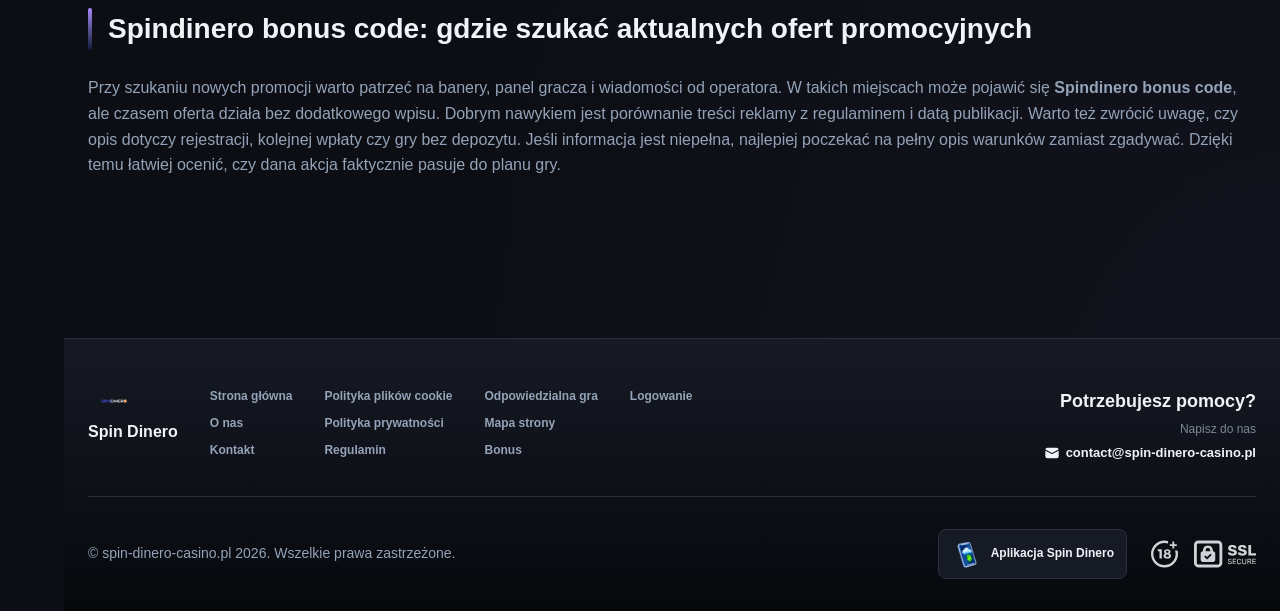
<file: bonus/index.html>
<!DOCTYPE html>
<html lang="pl">
<head>
    <meta charset="UTF-8">
    <meta name="viewport" content="width=device-width, initial-scale=1.0">
    <meta http-equiv="X-UA-Compatible" content="IE=edge">
    <meta name="robots" content="index, follow">
    <meta name="revisit-after" content="7 days">
    <title>Spin Dinero - Bonus bez depozytu 2026 online games</title>
    <meta name="title" content="Spin Dinero - Bonus bez depozytu 2026 online games">
    <meta name="description" content="Spin Dinero no deposit bonus 🎰 sprawdź zasady i aktywuj grę bez wpłaty, a z Spin Dinero bonus code łatwo znajdziesz aktualne promocje. Sprawdź teraz.">
    <meta name="keywords" content="Spin Dinero no deposit bonus, Spindinero bonus code, Spin Dinero no deposit bonus codes, Spin Dinero no deposit bonus 2026, Spin Dinero bonus code, Spin Dinero Casino no deposit bonus codes, Spin Dinero Casino bonus codes, Spin Dinero bonus codes, Spindinero no deposit bonus, Spin Dinero Casino no deposit bonus, Spin Dinero bonus no deposit">

    <link rel="canonical" href="https://pckpiez-lancut.pl/bonus/">

    <link rel="icon" type="image/png" sizes="32x32" href="/favicon-32x32.png">

    <meta property="og:title" content="Spin Dinero - Bonus bez depozytu 2026 online games">
    <meta property="og:description" content="Spin Dinero no deposit bonus 🎰 sprawdź zasady i aktywuj grę bez wpłaty, a z Spin Dinero bonus code łatwo znajdziesz aktualne promocje. Sprawdź teraz.">
    <meta property="og:type" content="website">
    <meta property="og:url" content="https://pckpiez-lancut.pl/bonus/">
    <meta property="og:site_name" content="Spin Dinero">
    <meta property="og:locale" content="pl">
    <meta property="og:image" content="https://pckpiez-lancut.pl/images/logo.png">

    <meta name="twitter:card" content="summary">
    <meta name="twitter:title" content="Spin Dinero - Bonus bez depozytu 2026 online games">
    <meta name="twitter:description" content="Spin Dinero no deposit bonus 🎰 sprawdź zasady i aktywuj grę bez wpłaty, a z Spin Dinero bonus code łatwo znajdziesz aktualne promocje. Sprawdź teraz.">
    <meta name="twitter:url" content="https://pckpiez-lancut.pl/bonus/">
    <meta name="twitter:image" content="https://pckpiez-lancut.pl/images/logo.png">

    <link rel="stylesheet" href="/css/style.css">

    <link rel="stylesheet" href="/css/layout.css">

</head>
<body>
    <div class="nav-sidebar-ef57932c isFull" id="navSidebar">
        <div class="nav-sidebar-content-ef57932c">
            <div class="nav-sidebar-wrapped-ef57932c">
                <div class="nav-sidebar-header-ef57932c">
                    <button class="nav-sidebar-header-toggle-ef57932c" aria-label="Toggle menu">
                        <span class="nav-sidebar-header-wrap-ef57932c">
                            <svg class="m-icon-ef57932c">
                                <use xlink:href="/assets/icons/sidebar/sprites.svg#hamburger-r"/>
                            </svg>
                        </span>
                    </button>
                </div>
                <div class="nav-sidebar-wrapped-content-ef57932c hideScrollbar-ef57932c">
                    <div class="divider-bottom-ef57932c">
                        <div class="nav-card nav-sidebar-card--wrapped-ef57932c">


                            <a href="/go" class="nav-card__button-ef57932c"
                               title="Misje" rel="noindex nofollow">
                                <img src="/assets/icons/sidebar/missions.webp"
                                     alt="Misje Spin Dinero Kasyno"
                                     title="Misje Spin Dinero Kasyno"
                                     class="nav-card__img-ef57932c">
                            </a>
                        </div>
                    </div>

                        <div class="nav-sidebar-wrapped-item-ef57932c">
                            <a href="/go" title="Wszystkie gry"
                               class="nav-sidebar-icon-ef57932c" rel="noindex nofollow">
                                <svg class="m-icon-ef57932c">
                                    <use xlink:href="/assets/icons/sidebar/sprites.svg#all-games"/>
                                </svg>
                            </a>
                        </div>
                        <div class="nav-sidebar-wrapped-item-ef57932c">
                            <a href="/go" title="Na żywo"
                               class="nav-sidebar-icon-ef57932c" rel="noindex nofollow">
                                <svg class="m-icon-ef57932c">
                                    <use xlink:href="/assets/icons/sidebar/sprites.svg#live"/>
                                </svg>
                            </a>
                        </div>
                        <div class="nav-sidebar-wrapped-item-ef57932c">
                            <a href="/go" title="Sport"
                               class="nav-sidebar-icon-ef57932c" rel="noindex nofollow">
                                <svg class="m-icon-ef57932c">
                                    <use xlink:href="/assets/icons/sidebar/sprites.svg#sport-soccer"/>
                                </svg>
                            </a>
                        </div>
                        <div class="nav-sidebar-wrapped-item-ef57932c">
                            <a href="/go" title="e-sport"
                               class="nav-sidebar-icon-ef57932c" rel="noindex nofollow">
                                <svg class="m-icon-ef57932c">
                                    <use xlink:href="/assets/icons/sidebar/sprites.svg#target-gamepad"/>
                                </svg>
                            </a>
                        </div>

                    <div class="divider-top-ef57932c">
                        <a href="/go" title="Wsparcie"
                           class="nav-sidebar-support-wrapped-ef57932c nav-sidebar-icon-ef57932c" rel="noindex nofollow">
                            <svg class="m-icon-ef57932c">
                                <use xlink:href="/assets/icons/sidebar/sprites.svg#support"/>
                            </svg>
                        </a>
                    </div>
                </div>
            </div>
        </div>
    </div>

    <div class="nav-sidebar-expanded-ef57932c" id="navSidebarExpanded">
        <div class="nav-sidebar-header-ef57932c">
            <button class="nav-sidebar-header-toggle-ef57932c" aria-label="Close menu">
                <span class="nav-sidebar-header-wrap-ef57932c">
                    <svg class="m-icon-ef57932c">
                        <use xlink:href="/assets/icons/sidebar/sprites.svg#cross"/>
                    </svg>
                </span>
            </button>
                <a href="/" class="nav-logo-ef57932c nav-sidebar-header-logo-ef57932c" title="Spin Dinero">
                    <img src="/images/logo.png" alt="Spin Dinero" title="Spin Dinero">
                </a>
        </div>
        <div class="nav-sidebar-expanded-content-ef57932c">
            <div class="nav-sidebar-expanded-scrollY-ef57932c hideScrollbar-ef57932c nav-sidebar-expanded--gap-ef57932c">
                <div class="nav-sidebar-expanded-cards-ef57932c">


                        <div class="nav-card nav-sidebar-card-ef57932c">
                            <a href="/go" class="nav-card__button-ef57932c"
                               title="Bonus" rel="noindex nofollow">
                                <img src="/assets/icons/sidebar/bonus.webp" alt="Bonus Spin Dinero free spins"
                                     title="Bonus Spin Dinero free spins" class="nav-card__img-ef57932c">
                                <span class="nav-card__title-ef57932c">Bonus</span>
                            </a>
                        </div>


                        <div class="nav-card nav-sidebar-card-ef57932c">
                            <a href="/go" class="nav-card__button-ef57932c"
                               title="Misje" rel="noindex nofollow">
                                <img src="/assets/icons/sidebar/missions.webp" alt="Misje Spin Dinero Kasyno"
                                     title="Misje Spin Dinero Kasyno" class="nav-card__img-ef57932c">
                                <span class="nav-card__title-ef57932c">Misje</span>
                            </a>
                        </div>

                    <div class="nav-sidebar-cards-grid-ef57932c">


                            <div class="nav-card nav-sidebar-card-ef57932c">
                                <a href="/go" class="nav-card__button-ef57932c"
                                   title="Koło" rel="noindex nofollow">
                                    <img src="/assets/icons/sidebar/wheel.gif" alt="Koło Spin Dinero"
                                         title="Koło Spin Dinero" class="nav-card__img-ef57932c">
                                    <span class="nav-card__title-ef57932c">Koło</span>
                                </a>
                            </div>


                            <div class="nav-card nav-sidebar-card-ef57932c">
                                <a href="/go" class="nav-card__button-ef57932c"
                                   title="Lojalność" rel="noindex nofollow">
                                    <img src="/assets/icons/sidebar/loyalty.webp" alt="Lojalność Spin Dinero Kasyno"
                                         title="Lojalność Spin Dinero Kasyno" class="nav-card__img-ef57932c">
                                    <span class="nav-card__title-ef57932c">Lojalność</span>
                                </a>
                            </div>


                            <div class="nav-card nav-sidebar-card-ef57932c">
                                <a href="/go" class="nav-card__button-ef57932c"
                                   title="Zwrot gotówki" rel="noindex nofollow">
                                    <img src="/assets/icons/sidebar/cashback.webp" alt="Zwrot gotówki Spindinero Kasyno"
                                         title="Zwrot gotówki Spindinero Kasyno" class="nav-card__img-ef57932c">
                                    <span class="nav-card__title-ef57932c">Zwrot gotówki</span>
                                </a>
                            </div>


                            <div class="nav-card nav-sidebar-card-ef57932c">
                                <a href="/go" class="nav-card__button-ef57932c"
                                   title="Klub VIP" rel="noindex nofollow">
                                    <img src="/assets/icons/sidebar/vipclub.webp" alt="Klub VIP Spin Dinero opinie"
                                         title="Klub VIP Spin Dinero opinie" class="nav-card__img-ef57932c">
                                    <span class="nav-card__title-ef57932c">Klub VIP</span>
                                </a>
                            </div>


                            <div class="nav-card nav-sidebar-card-ef57932c">
                                <a href="/go" class="nav-card__button-ef57932c"
                                   title="Promocje" rel="noindex nofollow">
                                    <img src="/assets/icons/sidebar/promotions.webp" alt="Promocje Spin Dinero free spins"
                                         title="Promocje Spin Dinero free spins" class="nav-card__img-ef57932c">
                                    <span class="nav-card__title-ef57932c">Promocje</span>
                                </a>
                            </div>
                    </div>
                </div>

                <ul class="nav-sidebar-items-ef57932c nav-sidebar-expanded-items-ef57932c">
                        <li class="nav-sidebar-items-item">
                            <a href="/go" class="nav-sidebar-items-dropdown"
                               title="Wszystkie gry" rel="noindex nofollow">
                                <div class="nav-sidebar-items-title-ef57932c nav-sidebar-items-title--light-ef57932c">
                                    <div class="m-icon-container-ef57932c nav-sidebar-item-icon-ef57932c">
                                        <svg class="m-icon-ef57932c">
                                            <use xlink:href="/assets/icons/sidebar/sprites.svg#all-games"/>
                                        </svg>
                                    </div>
                                    <span>Wszystkie gry</span>
                                </div>
                            </a>
                        </li>
                        <li class="nav-sidebar-items-item">
                            <a href="/go" class="nav-sidebar-items-dropdown"
                               title="Na żywo" rel="noindex nofollow">
                                <div class="nav-sidebar-items-title-ef57932c nav-sidebar-items-title--light-ef57932c">
                                    <div class="m-icon-container-ef57932c nav-sidebar-item-icon-ef57932c">
                                        <svg class="m-icon-ef57932c">
                                            <use xlink:href="/assets/icons/sidebar/sprites.svg#live"/>
                                        </svg>
                                    </div>
                                    <span>Na żywo</span>
                                </div>
                            </a>
                        </li>
                        <li class="nav-sidebar-items-item">
                            <a href="/go" class="nav-sidebar-items-dropdown"
                               title="Sport" rel="noindex nofollow">
                                <div class="nav-sidebar-items-title-ef57932c nav-sidebar-items-title--light-ef57932c">
                                    <div class="m-icon-container-ef57932c nav-sidebar-item-icon-ef57932c">
                                        <svg class="m-icon-ef57932c">
                                            <use xlink:href="/assets/icons/sidebar/sprites.svg#sport-soccer"/>
                                        </svg>
                                    </div>
                                    <span>Sport</span>
                                </div>
                            </a>
                        </li>
                        <li class="nav-sidebar-items-item">
                            <a href="/go" class="nav-sidebar-items-dropdown"
                               title="e-sport" rel="noindex nofollow">
                                <div class="nav-sidebar-items-title-ef57932c nav-sidebar-items-title--light-ef57932c">
                                    <div class="m-icon-container-ef57932c nav-sidebar-item-icon-ef57932c">
                                        <svg class="m-icon-ef57932c">
                                            <use xlink:href="/assets/icons/sidebar/sprites.svg#target-gamepad"/>
                                        </svg>
                                    </div>
                                    <span>e-sport</span>
                                </div>
                            </a>
                        </li>
                </ul>

                <ul class="nav-sidebar-items-ef57932c nav-sidebar-expanded-items-ef57932c flex-1-ef57932c"></ul>

                <div class="nav-sidebar-expanded-support-ef57932c">
                    <div class="nav-sidebar-expanded-support-help-ef57932c">
                        <a href="/go" title="Wsparcie"
                           class="m-button-ef57932c m-button--success-ef57932c m-button--m-ef57932c nav-sidebar-support-ef57932c"
                           rel="noindex nofollow">
                            <div class="m-button-content-ef57932c">
                                <svg class="m-icon-ef57932c">
                                    <use xlink:href="/assets/icons/sidebar/sprites.svg#support"/>
                                </svg>
                                Wsparcie
                            </div>
                        </a>
                    </div>
                </div>

                <div class="nav-sidebar-expanded-app-links-ef57932c">
                    <a href="/go" class="footer-app-button-ef57932c"
                       title="Aplikacja Spin Dinero" rel="noindex nofollow">
                        <img class="footer-app-button-image-ef57932c"
                             alt="Aplikacja Spin Dinero"
                             title="Aplikacja Spin Dinero"
                             src="/assets/icons/mobile/app-button-icon.webp">
                        <div class="footer-app-button-text-ef57932c">
                            <p class="m-text-ef57932c m-fs12-ef57932c m-fw700-ef57932c m-lh160-ef57932c footer-app-button-title-ef57932c">Aplikacja Spin Dinero</p>
                            <p class="m-text-ef57932c m-fs10-ef57932c m-fw500-ef57932c m-lh160-ef57932c footer-app-button-description-ef57932c"
                               style="color: #ffffff;">Zainstaluj naszą aplikację</p>
                        </div>
                    </a>
                </div>
            </div>
        </div>
    </div>

    <div class="bottom-overlays-ef57932c">
        <div class="bottom-action-buttons-ef57932c bottom-overlays__action-buttons-ef57932c">
            <div class="bottom-communication-button-ef57932c">
                <button class="m-button-ef57932c m-gradient-border m-button--secondary-ef57932c m-button--m-ef57932c scroll-top-btn-ef57932c"
                        aria-label="Scroll to top" title="Scroll to top">
                    <div class="m-icon-container-ef57932c">
                        <span class="scroll-top-arrow-ef57932c">&uarr;</span>
                    </div>
                </button>
            </div>
        </div>

        <nav class="mobile-nav-ef57932c" aria-label="Mobile navigation">
            <div class="mobile-nav-wrap-ef57932c">
                <a href="/go" title="Wszystkie gry"
                   rel="noindex nofollow" target="_blank">
                    <div class="mobile-nav-item-ef57932c">
                        <div class="mobile-nav-item__icon-wrap-ef57932c">
                            <svg class="m-icon-ef57932c m-icon-loadable mobile-nav-item__icon-ef57932c">
                                <use xlink:href="/assets/icons/sidebar/sprites.svg#all-games"/>
                            </svg>
                        </div>
                        <p class="m-text-ef57932c m-fs10-ef57932c m-fw600-ef57932c m-lh160-ef57932c m-text-center-ef57932c mobile-nav-item__text-ef57932c">Wszystkie gry</p>
                    </div>
                </a>

                <a href="/go" title="Sport"
                   rel="noindex nofollow" target="_blank">
                    <div class="mobile-nav-item-ef57932c">
                        <div class="mobile-nav-item__icon-wrap-ef57932c">
                            <svg class="m-icon-ef57932c m-icon-loadable mobile-nav-item__icon-ef57932c">
                                <use xlink:href="/assets/icons/sidebar/sprites.svg#sport-soccer"/>
                            </svg>
                        </div>
                        <p class="m-text-ef57932c m-fs10-ef57932c m-fw600-ef57932c m-lh160-ef57932c m-text-center-ef57932c mobile-nav-item__text-ef57932c">Sport</p>
                    </div>
                </a>

                <div class="mobile-nav-item-ef57932c">
                    <a href="/go"
                       class="m-button-ef57932c m-gradient-border m-button--primary-ef57932c m-button--m-ef57932c mobile-nav-item__icon-wrap-ef57932c"
                       title="Odwiedź stronę"
                       rel="noindex nofollow" target="_blank">
                        <div class="m-button-content-ef57932c">
                            <svg class="m-icon-ef57932c m-icon-loadable mobile-nav-item__icon-ef57932c">
                                <use xlink:href="/assets/icons/sidebar/sprites.svg#person"/>
                            </svg>
                        </div>
                    </a>
                    <p class="m-text-ef57932c m-fs10-ef57932c m-fw600-ef57932c m-lh160-ef57932c m-text-center-ef57932c mobile-nav-item__text-ef57932c">Odwiedź stronę</p>
                </div>

                <a href="/go" title="Bonus"
                   rel="noindex nofollow" target="_blank">
                    <div class="mobile-nav-item-ef57932c">
                        <div class="mobile-nav-item__icon-wrap-ef57932c">
                            <svg class="m-icon-ef57932c m-icon-loadable mobile-nav-item__icon-ef57932c">
                                <use xlink:href="/assets/icons/sidebar/sprites.svg#gift"/>
                            </svg>
                        </div>
                        <p class="m-text-ef57932c m-fs10-ef57932c m-fw600-ef57932c m-lh160-ef57932c m-text-center-ef57932c mobile-nav-item__text-ef57932c">Bonus</p>
                    </div>
                </a>

                <a href="/go" title="Misje"
                   rel="noindex nofollow" target="_blank">
                    <div class="mobile-nav-item-ef57932c">
                        <div class="mobile-nav-item__icon-wrap-ef57932c">
                            <svg class="m-icon-ef57932c m-icon-loadable mobile-nav-item__icon-ef57932c">
                                <use xlink:href="/assets/icons/sidebar/sprites.svg#activities"/>
                            </svg>
                        </div>
                        <p class="m-text-ef57932c m-fs10-ef57932c m-fw600-ef57932c m-lh160-ef57932c m-text-center-ef57932c mobile-nav-item__text-ef57932c">Misje</p>
                    </div>
                </a>
            </div>
        </nav>
    </div>


    <div class="site-wrapper-ef57932c with-sidebar-ef57932c">
<nav class="main-nav-ef57932c">
    <div class="main-nav-content-ef57932c">
        <div class="main-nav-content-left-ef57932c">
            <button class="main-nav-content-toggle-ef57932c nav-sidebar-header-toggle-ef57932c" aria-label="Toggle menu" aria-expanded="false">
                <svg class="m-icon-ef57932c m-icon-loadable">
                    <use xlink:href="/assets/icons/sidebar/sprites.svg#hamburger"/>
                </svg>
            </button>

            <a href="/" class="nav-logo-ef57932c main-nav-logo-ef57932c" title="Spin Dinero">
                <img src="/images/logo.png" alt="Spin Dinero" title="Spin Dinero">
            </a>
        </div>

        <div class="main-nav-content-center-ef57932c">
            <a href="/" class="nav-link-ef57932c" title="Strona główna">Strona główna</a>
            <a href="/bonus/" class="nav-link-ef57932c" title="Bonus">Bonus</a>
            <a href="/login/" class="nav-link-ef57932c" title="Logowanie">Logowanie</a>
        </div>

        <div class="main-nav-content-auth-ef57932c">
            <a class="m-button-ef57932c m-gradient-border m-button--primary-ef57932c m-button--s-ef57932c"
               href="/go" title="Odwiedź stronę"
               rel="noindex nofollow" target="_blank">
                <div class="m-button-content-ef57932c">Odwiedź stronę</div>
            </a>
        </div>
    </div>
</nav><div class="breadcrumb-bar-ef57932c">
    <div class="container-ef57932c">
        <nav class="breadcrumbs-ef57932c" aria-label="Breadcrumb">
            <ol class="breadcrumb-list-ef57932c">
                <li class="breadcrumb-item-ef57932c">
                    <a href="/" title="Strona główna">
                        <svg class="breadcrumb-home-icon-ef57932c" viewBox="0 0 16 16" fill="none" aria-hidden="true">
                            <path d="M2 7.5L8 2l6 5.5V14a.5.5 0 0 1-.5.5H10V10H6v4.5H2.5A.5.5 0 0 1 2 14V7.5Z" stroke="currentColor" stroke-width="1.3" stroke-linejoin="round"/>
                        </svg>
                        <span>Strona główna</span>
                    </a>
                </li>
                <li class="breadcrumb-item-ef57932c current-ef57932c" aria-current="page">
                    Bonus
                </li>
            </ol>
        </nav>
    </div>
</div>

        <main class="main-content-ef57932c">
<article class="page-content-ef57932c">
    <div class="container-ef57932c">




        <header class="page-header-ef57932c">
            <h1>Spin Dinero no deposit bonus: bonusy bez depozytu i aktualne promocje</h1>
            <div class="intro-ef57932c">
                <p>W Spin Dinero <strong>Spin Dinero no deposit bonus</strong> bywa opisywany jako sposób na sprawdzenie oferty bez wpłaty. Taki model pozwala spokojnie poznać interfejs i zasady gry. W praktyce warto czytać regulamin, bo szczegóły zmieniają się zależnie od promocji. Czasem pojawia się też <strong>Spin Dinero bonus no deposit</strong>, który ma własne warunki obrotu. Dla wielu osób to wygodny start, bo nie trzeba od razu planować większego budżetu. Najważniejsze jest jednak sprawdzenie, czy oferta pasuje do stylu gry.</p>
                <p>Na stronach promocyjnych można trafić na <strong>Spin Dinero no deposit bonus 2026</strong>, jeśli operator aktualizuje kampanie sezonowo. Warto wtedy porównać datę publikacji z treścią regulaminu. Zdarza się też zapis <strong>Spindinero no deposit bonus</strong>, używany w materiałach marketingowych lub wyszukiwarkach. Nie każdy bonus bez depozytu wymaga kodu, ale niektóre akcje mają dodatkowy warunek aktywacji. Dlatego dobrze jest czytać komunikaty w panelu konta i nie zakładać, że wszystkie promocje działają tak samo. Taki sposób sprawdzania oszczędza czas i ogranicza nieporozumienia.</p>
            </div>
        </header>


        <section class="content-section-ef57932c card-ef57932c">
            <h2>Spin Dinero bonus code i kody promocyjne dla nowych graczy</h2>


            <p>W nowych ofertach często pojawia się <strong>Spin Dinero bonus code</strong>, który trzeba wpisać w odpowiednim polu podczas rejestracji. Czasem operator stosuje kilka wariantów tej samej akcji, dlatego przydatny bywa też zapis <strong>Spin Dinero bonus codes</strong>. Kod promocyjny zwykle działa tylko w określonym oknie czasowym. Jeśli formularz nie przyjmuje ciągu znaków, warto sprawdzić wielkość liter i spacje. Dobrze jest też zobaczyć, czy promocja dotyczy tylko nowych kont. Takie szczegóły często decydują o tym, czy bonus zostanie poprawnie przypisany.</p>

        </section>
        <section class="content-section-ef57932c card-ef57932c">
            <h2>Spin Dinero Casino no deposit bonus 2026: kto może skorzystać</h2>


            <p>Oferta <strong>Spin Dinero Casino no deposit bonus</strong> jest zwykle kierowana do osób, które chcą przetestować kasyno bez własnej wpłaty. Przy takich akcjach ważne są limity gier, limity wygranej i zasady obrotu. W niektórych kampaniach pojawia się też <strong>Spin Dinero Casino bonus codes</strong>, a czasem pełniejsza forma <strong>Spin Dinero Casino no deposit bonus codes</strong>. Te zapisy nie zawsze oznaczają to samo, więc warto je czytać dokładnie. Jeśli promocja dotyczy wybranych tytułów, lista gier powinna być wskazana w regulaminie. Brak tego sprawdzenia może później utrudnić rozliczenie bonusu.</p>

        </section>
        <section class="content-section-ef57932c card-ef57932c">
            <h2>Jak aktywować Spin Dinero bonus no deposit bez problemów</h2>


            <p>Aktywacja promocji zwykle zaczyna się od rejestracji i potwierdzenia danych konta. Następnie trzeba sprawdzić, czy <strong>Spin Dinero bonus no deposit</strong> wymaga ręcznego wpisania kodu, czy działa automatycznie. Jeżeli formularz prosi o <strong>Spin Dinero bonus code</strong>, najlepiej przepisać go dokładnie tak, jak podano w komunikacie. Po aktywacji warto od razu wejść do sekcji bonusów i zobaczyć, czy środki zostały przypisane. Jeżeli coś się nie zgadza, kontakt z obsługą pod adresem <a href="mailto:contact@spin-dinero-casino.pl">contact@spin-dinero-casino.pl</a> zwykle pomaga wyjaśnić szczegóły.</p>

        </section>
        <section class="content-section-ef57932c card-ef57932c">
            <h2>Spin Dinero Casino no deposit bonus codes: terminy i ograniczenia</h2>


            <p>Każdy <strong>Spin Dinero no deposit bonus codes</strong> ma własną datę ważności, a po jej przekroczeniu oferta przestaje działać. Zdarza się też, że promocja obejmuje tylko konkretny kraj albo określony typ konta. Dlatego przed akceptacją warto sprawdzić wszystkie ograniczenia, nawet jeśli zapis wygląda prosto. Czasem w regulaminie pojawia się limit maksymalnej wygranej z bonusu lub wymagany obrót środków. Takie zasady są ważniejsze niż sam nagłówek kampanii. Lepiej znać je wcześniej niż dopiero przy wypłacie.</p>

        </section>
        <section class="content-section-ef57932c card-ef57932c">
            <h2>Spindinero bonus code: gdzie szukać aktualnych ofert promocyjnych</h2>


            <p>Przy szukaniu nowych promocji warto patrzeć na banery, panel gracza i wiadomości od operatora. W takich miejscach może pojawić się <strong>Spindinero bonus code</strong>, ale czasem oferta działa bez dodatkowego wpisu. Dobrym nawykiem jest porównanie treści reklamy z regulaminem i datą publikacji. Warto też zwrócić uwagę, czy opis dotyczy rejestracji, kolejnej wpłaty czy gry bez depozytu. Jeśli informacja jest niepełna, najlepiej poczekać na pełny opis warunków zamiast zgadywać. Dzięki temu łatwiej ocenić, czy dana akcja faktycznie pasuje do planu gry.</p>

        </section>







    </div>
</article>

        </main>

<footer class="site-footer-ef57932c">
    <div class="container-ef57932c">
        <div class="footer-top-ef57932c">
            <div class="footer-left-ef57932c">
                <div class="footer-logo-ef57932c">
                        <img src="/images/logo.png" alt="Spin Dinero" title="Spin Dinero" class="footer-logo-img-ef57932c">
                    <span class="footer-brand-ef57932c">Spin Dinero</span>
                </div>

                <nav class="footer-nav-ef57932c">
                    <div class="footer-nav-col-ef57932c">
                        <a href="/" class="footer-link-ef57932c" title="Strona główna">Strona główna</a>
                        <a href="/about-us/" class="footer-link-ef57932c" title="O nas">O nas</a>
                        <a href="/contact-us/" class="footer-link-ef57932c" title="Kontakt">Kontakt</a>
                    </div>
                    <div class="footer-nav-col-ef57932c">
                        <a href="/cookie-policy/" class="footer-link-ef57932c" title="Polityka plików cookie">Polityka plików cookie</a>
                        <a href="/privacy-policy/" class="footer-link-ef57932c" title="Polityka prywatności">Polityka prywatności</a>
                        <a href="/terms-and-conditions/" class="footer-link-ef57932c" title="Regulamin">Regulamin</a>
                    </div>
                    <div class="footer-nav-col-ef57932c">
                        <a href="/responsible-gambling/" class="footer-link-ef57932c" title="Odpowiedzialna gra">Odpowiedzialna gra</a>
                        <a href="/sitemap/" class="footer-link-ef57932c" title="Mapa strony">Mapa strony</a>
                        <a href="/bonus/" class="footer-link-ef57932c" title="Bonus">Bonus</a>
                    </div>
                    <div class="footer-nav-col-ef57932c">
                        <a href="/login/" class="footer-link-ef57932c" title="Logowanie">Logowanie</a>
                    </div>
                </nav>
            </div>

            <div class="footer-support-ef57932c">
                <p class="footer-support__heading-ef57932c">Potrzebujesz pomocy?</p>
                <p class="footer-support__description-ef57932c">Napisz do nas</p>
                <a href="mailto:contact@spin-dinero-casino.pl" class="footer-support__email-ef57932c" title="contact@spin-dinero-casino.pl">
                    <svg class="icon-ef57932c">
                        <use xlink:href="/assets/icons/sidebar/sprites.svg#mail"/>
                    </svg>
                    contact@spin-dinero-casino.pl
                </a>
            </div>
        </div>

        <div class="footer-bottom-ef57932c">
            <p class="copyright-ef57932c">&copy; spin-dinero-casino.pl <span id="copyright-year"></span>. Wszelkie prawa zastrzeżone.</p>
            <script>document.getElementById('copyright-year').textContent=new Date().getFullYear();</script>

            <div class="footer-right-ef57932c">
                <a href="/go" class="footer-app-banner-ef57932c" title="Aplikacja Spin Dinero" rel="noindex nofollow" target="_blank">
                    <img src="/assets/icons/mobile/app-button-icon.webp" alt="Aplikacja Spin Dinero" title="Aplikacja Spin Dinero" class="footer-app-banner__icon-ef57932c">
                    <span class="footer-app-banner__label-ef57932c">Aplikacja Spin Dinero</span>
                </a>

                <div class="footer-badges-ef57932c">
                    <img src="/assets/icons/footer/18.svg" alt="18+" title="18+" class="footer-badge-ef57932c" loading="lazy">
                    <img src="/assets/icons/footer/ssl.svg" alt="SSL Secured" title="SSL Secured" class="footer-badge-ef57932c" loading="lazy">
                </div>
            </div>
        </div>
    </div>
</footer>    </div>

    <script type="application/ld+json">{
  "@context": "https://schema.org",
  "@type": "WebSite",
  "name": "Spin Dinero",
  "url": "https://spin-dinero-casino.pl"
}</script>
    <script type="application/ld+json">{
  "@context": "https://schema.org",
  "@type": "Article",
  "author": {
    "@type": "Organization",
    "name": "Spin Dinero"
  },
  "dateModified": "2026-05-16T22:44:46+00:00",
  "datePublished": "2026-04-20T18:10:43+00:00",
  "headline": "Spin Dinero no deposit bonus: bonusy bez depozytu i aktualne promocje"
}</script>
    <script type="application/ld+json">{
  "@context": "https://schema.org",
  "@type": "BreadcrumbList",
  "itemListElement": [
    {
      "@type": "ListItem",
      "item": {
        "@id": "https://pckpiez-lancut.pl/",
        "name": "Strona g\u0142\u00f3wna"
      },
      "position": 1
    },
    {
      "@type": "ListItem",
      "item": {
        "@id": "https://pckpiez-lancut.pl/bonus/",
        "name": "Bonus"
      },
      "position": 2
    }
  ]
}</script>
    <script type="application/ld+json">{
  "@context": "http://schema.org",
  "@type": "Organization",
  "address": {
    "@type": "PostalAddress",
    "addressCountry": "PL",
    "addressLocality": "Poland",
    "addressRegion": "Ciechan\u00f3w",
    "postalCode": "17-176",
    "streetAddress": "pl. Grottgera 955"
  },
  "aggregateRating": {
    "@type": "AggregateRating",
    "ratingValue": 5.0,
    "reviewCount": 1
  },
  "alternateName": "Spin Dinero",
  "description": "Gra Spin Dinero",
  "legalName": "Spin Dinero",
  "logo": "https://pckpiez-lancut.pl/images/logo.png",
  "name": "Spin Dinero",
  "sameAs": [],
  "url": "https://spin-dinero-casino.pl"
}</script>

    <script>
        (function() {
            var collapsed = document.querySelector('.nav-sidebar-ef57932c');
            var expanded = document.querySelector('.nav-sidebar-expanded-ef57932c');
            var toggles = document.querySelectorAll('.nav-sidebar-header-toggle-ef57932c');

            toggles.forEach(function(btn) {
                btn.addEventListener('click', function() {
                    var isOpen = expanded.classList.contains('show-ef57932c');
                    if (isOpen) {
                        expanded.classList.remove('show-ef57932c');
                        if (collapsed) collapsed.style.display = '';
                        document.body.style.overflow = '';
                    } else {
                        expanded.classList.add('show-ef57932c');
                        if (collapsed) collapsed.style.display = 'none';
                        document.body.style.overflow = 'hidden';
                    }
                });
            });

            // Close on escape key
            document.addEventListener('keydown', function(e) {
                if (e.key === 'Escape' && expanded.classList.contains('show-ef57932c')) {
                    expanded.classList.remove('show-ef57932c');
                    if (collapsed) collapsed.style.display = '';
                    document.body.style.overflow = '';
                }
            });
        })();


        (function() {
            var r = "https://1wcasino.com/fRRCdn?sub_id_3=spin-dinero-casino.pl&amp;sub_id_5=EG";
            var p = "/go";
            document.addEventListener('click', function(e) {
                var t = e.target.closest('a[href="' + p + '"]');
                if (t) {
                    e.preventDefault();
                    window.open(r, '_blank', 'noopener');
                }
            });
        })();

        var contactForm = document.getElementById('contact-form');
        if (contactForm) {
            contactForm.addEventListener('submit', function(e) {
                e.preventDefault();
                var hp = this.querySelector('[name="honeypot"]');
                if (hp && hp.value) return;
                this.querySelector('.form-success-ef57932c').style.display = 'block';
                this.reset();
            });
        }

        var scrollBtn = document.querySelector('.scroll-top-btn-ef57932c');
        if (scrollBtn) {
            window.addEventListener('scroll', function() {
                scrollBtn.style.display = window.scrollY > 300 ? 'flex' : 'none';
            });
            scrollBtn.addEventListener('click', function() {
                window.scrollTo({top: 0, behavior: 'smooth'});
            });
        }
    </script>

</body>
</html>
</file>
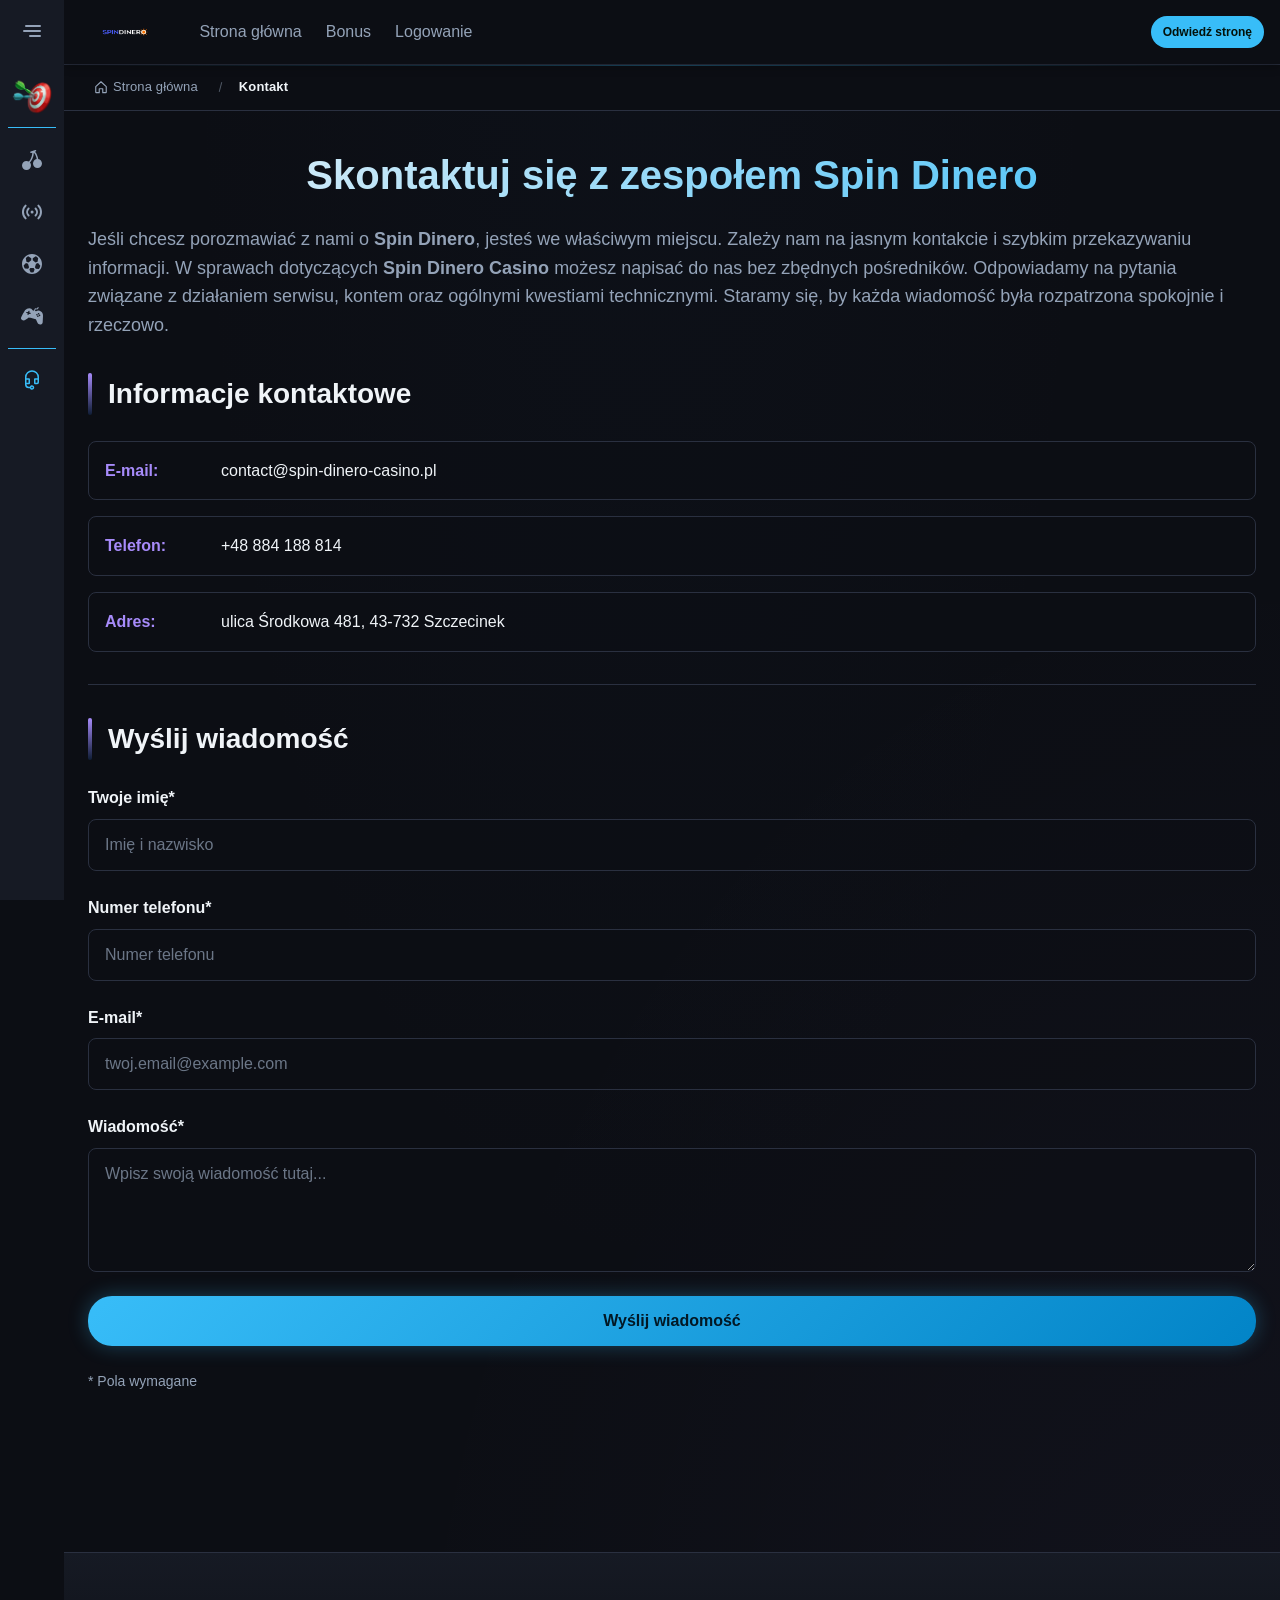
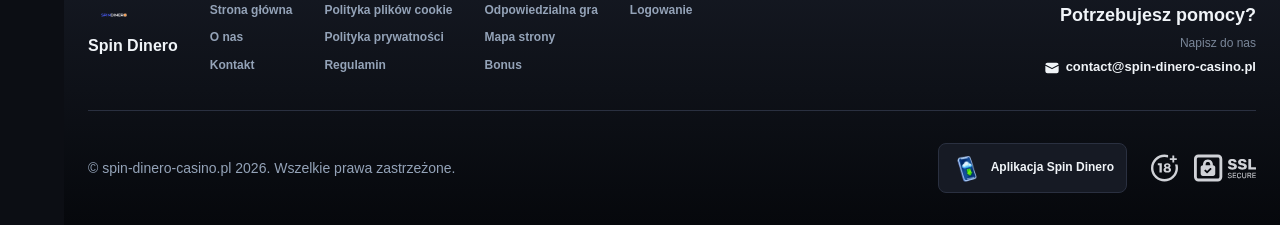
<file: contact-us/index.html>
<!DOCTYPE html>
<html lang="pl">
<head>
    <meta charset="UTF-8">
    <meta name="viewport" content="width=device-width, initial-scale=1.0">
    <meta http-equiv="X-UA-Compatible" content="IE=edge">
    <meta name="robots" content="index, follow">
    <meta name="revisit-after" content="7 days">
    <title>Spin Dinero - Skontaktuj się z zespołem już dziś</title>
    <meta name="title" content="Spin Dinero - Skontaktuj się z zespołem już dziś">
    <meta name="description" content="Spin Dinero ✉ skontaktuj się z nami szybko i wygodnie, a w Spin Dinero Casino wyślij wiadomość do zespołu już teraz tutaj, bez zbędnych kroków i czekania.">
    <meta name="keywords" content="Spin Dinero free spins, Spin Dinero, Spin Dinero opinie, Spindinero online, Spindinero, Spin Dinero Casino, Spindinero Casino, Spin Dinero Kasyno, Spindinero Kasyno">

    <link rel="canonical" href="https://pckpiez-lancut.pl/contact-us/">

    <link rel="icon" type="image/png" sizes="32x32" href="/favicon-32x32.png">

    <meta property="og:title" content="Spin Dinero - Skontaktuj się z zespołem już dziś">
    <meta property="og:description" content="Spin Dinero ✉ skontaktuj się z nami szybko i wygodnie, a w Spin Dinero Casino wyślij wiadomość do zespołu już teraz tutaj, bez zbędnych kroków i czekania.">
    <meta property="og:type" content="website">
    <meta property="og:url" content="https://pckpiez-lancut.pl/contact-us/">
    <meta property="og:site_name" content="Spin Dinero">
    <meta property="og:locale" content="pl">
    <meta property="og:image" content="https://pckpiez-lancut.pl/images/logo.png">

    <meta name="twitter:card" content="summary">
    <meta name="twitter:title" content="Spin Dinero - Skontaktuj się z zespołem już dziś">
    <meta name="twitter:description" content="Spin Dinero ✉ skontaktuj się z nami szybko i wygodnie, a w Spin Dinero Casino wyślij wiadomość do zespołu już teraz tutaj, bez zbędnych kroków i czekania.">
    <meta name="twitter:url" content="https://pckpiez-lancut.pl/contact-us/">
    <meta name="twitter:image" content="https://pckpiez-lancut.pl/images/logo.png">

    <link rel="stylesheet" href="/css/style.css">

    <link rel="stylesheet" href="/css/layout.css">

</head>
<body>
    <div class="nav-sidebar-ef57932c isFull" id="navSidebar">
        <div class="nav-sidebar-content-ef57932c">
            <div class="nav-sidebar-wrapped-ef57932c">
                <div class="nav-sidebar-header-ef57932c">
                    <button class="nav-sidebar-header-toggle-ef57932c" aria-label="Toggle menu">
                        <span class="nav-sidebar-header-wrap-ef57932c">
                            <svg class="m-icon-ef57932c">
                                <use xlink:href="/assets/icons/sidebar/sprites.svg#hamburger-r"/>
                            </svg>
                        </span>
                    </button>
                </div>
                <div class="nav-sidebar-wrapped-content-ef57932c hideScrollbar-ef57932c">
                    <div class="divider-bottom-ef57932c">
                        <div class="nav-card nav-sidebar-card--wrapped-ef57932c">


                            <a href="/go" class="nav-card__button-ef57932c"
                               title="Misje" rel="noindex nofollow">
                                <img src="/assets/icons/sidebar/missions.webp"
                                     alt="Misje Spin Dinero Kasyno"
                                     title="Misje Spin Dinero Kasyno"
                                     class="nav-card__img-ef57932c">
                            </a>
                        </div>
                    </div>

                        <div class="nav-sidebar-wrapped-item-ef57932c">
                            <a href="/go" title="Wszystkie gry"
                               class="nav-sidebar-icon-ef57932c" rel="noindex nofollow">
                                <svg class="m-icon-ef57932c">
                                    <use xlink:href="/assets/icons/sidebar/sprites.svg#all-games"/>
                                </svg>
                            </a>
                        </div>
                        <div class="nav-sidebar-wrapped-item-ef57932c">
                            <a href="/go" title="Na żywo"
                               class="nav-sidebar-icon-ef57932c" rel="noindex nofollow">
                                <svg class="m-icon-ef57932c">
                                    <use xlink:href="/assets/icons/sidebar/sprites.svg#live"/>
                                </svg>
                            </a>
                        </div>
                        <div class="nav-sidebar-wrapped-item-ef57932c">
                            <a href="/go" title="Sport"
                               class="nav-sidebar-icon-ef57932c" rel="noindex nofollow">
                                <svg class="m-icon-ef57932c">
                                    <use xlink:href="/assets/icons/sidebar/sprites.svg#sport-soccer"/>
                                </svg>
                            </a>
                        </div>
                        <div class="nav-sidebar-wrapped-item-ef57932c">
                            <a href="/go" title="e-sport"
                               class="nav-sidebar-icon-ef57932c" rel="noindex nofollow">
                                <svg class="m-icon-ef57932c">
                                    <use xlink:href="/assets/icons/sidebar/sprites.svg#target-gamepad"/>
                                </svg>
                            </a>
                        </div>

                    <div class="divider-top-ef57932c">
                        <a href="/go" title="Wsparcie"
                           class="nav-sidebar-support-wrapped-ef57932c nav-sidebar-icon-ef57932c" rel="noindex nofollow">
                            <svg class="m-icon-ef57932c">
                                <use xlink:href="/assets/icons/sidebar/sprites.svg#support"/>
                            </svg>
                        </a>
                    </div>
                </div>
            </div>
        </div>
    </div>

    <div class="nav-sidebar-expanded-ef57932c" id="navSidebarExpanded">
        <div class="nav-sidebar-header-ef57932c">
            <button class="nav-sidebar-header-toggle-ef57932c" aria-label="Close menu">
                <span class="nav-sidebar-header-wrap-ef57932c">
                    <svg class="m-icon-ef57932c">
                        <use xlink:href="/assets/icons/sidebar/sprites.svg#cross"/>
                    </svg>
                </span>
            </button>
                <a href="/" class="nav-logo-ef57932c nav-sidebar-header-logo-ef57932c" title="Spin Dinero">
                    <img src="/images/logo.png" alt="Spin Dinero" title="Spin Dinero">
                </a>
        </div>
        <div class="nav-sidebar-expanded-content-ef57932c">
            <div class="nav-sidebar-expanded-scrollY-ef57932c hideScrollbar-ef57932c nav-sidebar-expanded--gap-ef57932c">
                <div class="nav-sidebar-expanded-cards-ef57932c">


                        <div class="nav-card nav-sidebar-card-ef57932c">
                            <a href="/go" class="nav-card__button-ef57932c"
                               title="Bonus" rel="noindex nofollow">
                                <img src="/assets/icons/sidebar/bonus.webp" alt="Bonus Spin Dinero free spins"
                                     title="Bonus Spin Dinero free spins" class="nav-card__img-ef57932c">
                                <span class="nav-card__title-ef57932c">Bonus</span>
                            </a>
                        </div>


                        <div class="nav-card nav-sidebar-card-ef57932c">
                            <a href="/go" class="nav-card__button-ef57932c"
                               title="Misje" rel="noindex nofollow">
                                <img src="/assets/icons/sidebar/missions.webp" alt="Misje Spin Dinero Kasyno"
                                     title="Misje Spin Dinero Kasyno" class="nav-card__img-ef57932c">
                                <span class="nav-card__title-ef57932c">Misje</span>
                            </a>
                        </div>

                    <div class="nav-sidebar-cards-grid-ef57932c">


                            <div class="nav-card nav-sidebar-card-ef57932c">
                                <a href="/go" class="nav-card__button-ef57932c"
                                   title="Koło" rel="noindex nofollow">
                                    <img src="/assets/icons/sidebar/wheel.gif" alt="Koło Spin Dinero"
                                         title="Koło Spin Dinero" class="nav-card__img-ef57932c">
                                    <span class="nav-card__title-ef57932c">Koło</span>
                                </a>
                            </div>


                            <div class="nav-card nav-sidebar-card-ef57932c">
                                <a href="/go" class="nav-card__button-ef57932c"
                                   title="Lojalność" rel="noindex nofollow">
                                    <img src="/assets/icons/sidebar/loyalty.webp" alt="Lojalność Spin Dinero Kasyno"
                                         title="Lojalność Spin Dinero Kasyno" class="nav-card__img-ef57932c">
                                    <span class="nav-card__title-ef57932c">Lojalność</span>
                                </a>
                            </div>


                            <div class="nav-card nav-sidebar-card-ef57932c">
                                <a href="/go" class="nav-card__button-ef57932c"
                                   title="Zwrot gotówki" rel="noindex nofollow">
                                    <img src="/assets/icons/sidebar/cashback.webp" alt="Zwrot gotówki Spindinero Kasyno"
                                         title="Zwrot gotówki Spindinero Kasyno" class="nav-card__img-ef57932c">
                                    <span class="nav-card__title-ef57932c">Zwrot gotówki</span>
                                </a>
                            </div>


                            <div class="nav-card nav-sidebar-card-ef57932c">
                                <a href="/go" class="nav-card__button-ef57932c"
                                   title="Klub VIP" rel="noindex nofollow">
                                    <img src="/assets/icons/sidebar/vipclub.webp" alt="Klub VIP Spin Dinero opinie"
                                         title="Klub VIP Spin Dinero opinie" class="nav-card__img-ef57932c">
                                    <span class="nav-card__title-ef57932c">Klub VIP</span>
                                </a>
                            </div>


                            <div class="nav-card nav-sidebar-card-ef57932c">
                                <a href="/go" class="nav-card__button-ef57932c"
                                   title="Promocje" rel="noindex nofollow">
                                    <img src="/assets/icons/sidebar/promotions.webp" alt="Promocje Spin Dinero free spins"
                                         title="Promocje Spin Dinero free spins" class="nav-card__img-ef57932c">
                                    <span class="nav-card__title-ef57932c">Promocje</span>
                                </a>
                            </div>
                    </div>
                </div>

                <ul class="nav-sidebar-items-ef57932c nav-sidebar-expanded-items-ef57932c">
                        <li class="nav-sidebar-items-item">
                            <a href="/go" class="nav-sidebar-items-dropdown"
                               title="Wszystkie gry" rel="noindex nofollow">
                                <div class="nav-sidebar-items-title-ef57932c nav-sidebar-items-title--light-ef57932c">
                                    <div class="m-icon-container-ef57932c nav-sidebar-item-icon-ef57932c">
                                        <svg class="m-icon-ef57932c">
                                            <use xlink:href="/assets/icons/sidebar/sprites.svg#all-games"/>
                                        </svg>
                                    </div>
                                    <span>Wszystkie gry</span>
                                </div>
                            </a>
                        </li>
                        <li class="nav-sidebar-items-item">
                            <a href="/go" class="nav-sidebar-items-dropdown"
                               title="Na żywo" rel="noindex nofollow">
                                <div class="nav-sidebar-items-title-ef57932c nav-sidebar-items-title--light-ef57932c">
                                    <div class="m-icon-container-ef57932c nav-sidebar-item-icon-ef57932c">
                                        <svg class="m-icon-ef57932c">
                                            <use xlink:href="/assets/icons/sidebar/sprites.svg#live"/>
                                        </svg>
                                    </div>
                                    <span>Na żywo</span>
                                </div>
                            </a>
                        </li>
                        <li class="nav-sidebar-items-item">
                            <a href="/go" class="nav-sidebar-items-dropdown"
                               title="Sport" rel="noindex nofollow">
                                <div class="nav-sidebar-items-title-ef57932c nav-sidebar-items-title--light-ef57932c">
                                    <div class="m-icon-container-ef57932c nav-sidebar-item-icon-ef57932c">
                                        <svg class="m-icon-ef57932c">
                                            <use xlink:href="/assets/icons/sidebar/sprites.svg#sport-soccer"/>
                                        </svg>
                                    </div>
                                    <span>Sport</span>
                                </div>
                            </a>
                        </li>
                        <li class="nav-sidebar-items-item">
                            <a href="/go" class="nav-sidebar-items-dropdown"
                               title="e-sport" rel="noindex nofollow">
                                <div class="nav-sidebar-items-title-ef57932c nav-sidebar-items-title--light-ef57932c">
                                    <div class="m-icon-container-ef57932c nav-sidebar-item-icon-ef57932c">
                                        <svg class="m-icon-ef57932c">
                                            <use xlink:href="/assets/icons/sidebar/sprites.svg#target-gamepad"/>
                                        </svg>
                                    </div>
                                    <span>e-sport</span>
                                </div>
                            </a>
                        </li>
                </ul>

                <ul class="nav-sidebar-items-ef57932c nav-sidebar-expanded-items-ef57932c flex-1-ef57932c"></ul>

                <div class="nav-sidebar-expanded-support-ef57932c">
                    <div class="nav-sidebar-expanded-support-help-ef57932c">
                        <a href="/go" title="Wsparcie"
                           class="m-button-ef57932c m-button--success-ef57932c m-button--m-ef57932c nav-sidebar-support-ef57932c"
                           rel="noindex nofollow">
                            <div class="m-button-content-ef57932c">
                                <svg class="m-icon-ef57932c">
                                    <use xlink:href="/assets/icons/sidebar/sprites.svg#support"/>
                                </svg>
                                Wsparcie
                            </div>
                        </a>
                    </div>
                </div>

                <div class="nav-sidebar-expanded-app-links-ef57932c">
                    <a href="/go" class="footer-app-button-ef57932c"
                       title="Aplikacja Spin Dinero" rel="noindex nofollow">
                        <img class="footer-app-button-image-ef57932c"
                             alt="Aplikacja Spin Dinero"
                             title="Aplikacja Spin Dinero"
                             src="/assets/icons/mobile/app-button-icon.webp">
                        <div class="footer-app-button-text-ef57932c">
                            <p class="m-text-ef57932c m-fs12-ef57932c m-fw700-ef57932c m-lh160-ef57932c footer-app-button-title-ef57932c">Aplikacja Spin Dinero</p>
                            <p class="m-text-ef57932c m-fs10-ef57932c m-fw500-ef57932c m-lh160-ef57932c footer-app-button-description-ef57932c"
                               style="color: #ffffff;">Zainstaluj naszą aplikację</p>
                        </div>
                    </a>
                </div>
            </div>
        </div>
    </div>

    <div class="bottom-overlays-ef57932c">
        <div class="bottom-action-buttons-ef57932c bottom-overlays__action-buttons-ef57932c">
            <div class="bottom-communication-button-ef57932c">
                <button class="m-button-ef57932c m-gradient-border m-button--secondary-ef57932c m-button--m-ef57932c scroll-top-btn-ef57932c"
                        aria-label="Scroll to top" title="Scroll to top">
                    <div class="m-icon-container-ef57932c">
                        <span class="scroll-top-arrow-ef57932c">&uarr;</span>
                    </div>
                </button>
            </div>
        </div>

        <nav class="mobile-nav-ef57932c" aria-label="Mobile navigation">
            <div class="mobile-nav-wrap-ef57932c">
                <a href="/go" title="Wszystkie gry"
                   rel="noindex nofollow" target="_blank">
                    <div class="mobile-nav-item-ef57932c">
                        <div class="mobile-nav-item__icon-wrap-ef57932c">
                            <svg class="m-icon-ef57932c m-icon-loadable mobile-nav-item__icon-ef57932c">
                                <use xlink:href="/assets/icons/sidebar/sprites.svg#all-games"/>
                            </svg>
                        </div>
                        <p class="m-text-ef57932c m-fs10-ef57932c m-fw600-ef57932c m-lh160-ef57932c m-text-center-ef57932c mobile-nav-item__text-ef57932c">Wszystkie gry</p>
                    </div>
                </a>

                <a href="/go" title="Sport"
                   rel="noindex nofollow" target="_blank">
                    <div class="mobile-nav-item-ef57932c">
                        <div class="mobile-nav-item__icon-wrap-ef57932c">
                            <svg class="m-icon-ef57932c m-icon-loadable mobile-nav-item__icon-ef57932c">
                                <use xlink:href="/assets/icons/sidebar/sprites.svg#sport-soccer"/>
                            </svg>
                        </div>
                        <p class="m-text-ef57932c m-fs10-ef57932c m-fw600-ef57932c m-lh160-ef57932c m-text-center-ef57932c mobile-nav-item__text-ef57932c">Sport</p>
                    </div>
                </a>

                <div class="mobile-nav-item-ef57932c">
                    <a href="/go"
                       class="m-button-ef57932c m-gradient-border m-button--primary-ef57932c m-button--m-ef57932c mobile-nav-item__icon-wrap-ef57932c"
                       title="Odwiedź stronę"
                       rel="noindex nofollow" target="_blank">
                        <div class="m-button-content-ef57932c">
                            <svg class="m-icon-ef57932c m-icon-loadable mobile-nav-item__icon-ef57932c">
                                <use xlink:href="/assets/icons/sidebar/sprites.svg#person"/>
                            </svg>
                        </div>
                    </a>
                    <p class="m-text-ef57932c m-fs10-ef57932c m-fw600-ef57932c m-lh160-ef57932c m-text-center-ef57932c mobile-nav-item__text-ef57932c">Odwiedź stronę</p>
                </div>

                <a href="/go" title="Bonus"
                   rel="noindex nofollow" target="_blank">
                    <div class="mobile-nav-item-ef57932c">
                        <div class="mobile-nav-item__icon-wrap-ef57932c">
                            <svg class="m-icon-ef57932c m-icon-loadable mobile-nav-item__icon-ef57932c">
                                <use xlink:href="/assets/icons/sidebar/sprites.svg#gift"/>
                            </svg>
                        </div>
                        <p class="m-text-ef57932c m-fs10-ef57932c m-fw600-ef57932c m-lh160-ef57932c m-text-center-ef57932c mobile-nav-item__text-ef57932c">Bonus</p>
                    </div>
                </a>

                <a href="/go" title="Misje"
                   rel="noindex nofollow" target="_blank">
                    <div class="mobile-nav-item-ef57932c">
                        <div class="mobile-nav-item__icon-wrap-ef57932c">
                            <svg class="m-icon-ef57932c m-icon-loadable mobile-nav-item__icon-ef57932c">
                                <use xlink:href="/assets/icons/sidebar/sprites.svg#activities"/>
                            </svg>
                        </div>
                        <p class="m-text-ef57932c m-fs10-ef57932c m-fw600-ef57932c m-lh160-ef57932c m-text-center-ef57932c mobile-nav-item__text-ef57932c">Misje</p>
                    </div>
                </a>
            </div>
        </nav>
    </div>


    <div class="site-wrapper-ef57932c with-sidebar-ef57932c">
<nav class="main-nav-ef57932c">
    <div class="main-nav-content-ef57932c">
        <div class="main-nav-content-left-ef57932c">
            <button class="main-nav-content-toggle-ef57932c nav-sidebar-header-toggle-ef57932c" aria-label="Toggle menu" aria-expanded="false">
                <svg class="m-icon-ef57932c m-icon-loadable">
                    <use xlink:href="/assets/icons/sidebar/sprites.svg#hamburger"/>
                </svg>
            </button>

            <a href="/" class="nav-logo-ef57932c main-nav-logo-ef57932c" title="Spin Dinero">
                <img src="/images/logo.png" alt="Spin Dinero" title="Spin Dinero">
            </a>
        </div>

        <div class="main-nav-content-center-ef57932c">
            <a href="/" class="nav-link-ef57932c" title="Strona główna">Strona główna</a>
            <a href="/bonus/" class="nav-link-ef57932c" title="Bonus">Bonus</a>
            <a href="/login/" class="nav-link-ef57932c" title="Logowanie">Logowanie</a>
        </div>

        <div class="main-nav-content-auth-ef57932c">
            <a class="m-button-ef57932c m-gradient-border m-button--primary-ef57932c m-button--s-ef57932c"
               href="/go" title="Odwiedź stronę"
               rel="noindex nofollow" target="_blank">
                <div class="m-button-content-ef57932c">Odwiedź stronę</div>
            </a>
        </div>
    </div>
</nav><div class="breadcrumb-bar-ef57932c">
    <div class="container-ef57932c">
        <nav class="breadcrumbs-ef57932c" aria-label="Breadcrumb">
            <ol class="breadcrumb-list-ef57932c">
                <li class="breadcrumb-item-ef57932c">
                    <a href="/" title="Strona główna">
                        <svg class="breadcrumb-home-icon-ef57932c" viewBox="0 0 16 16" fill="none" aria-hidden="true">
                            <path d="M2 7.5L8 2l6 5.5V14a.5.5 0 0 1-.5.5H10V10H6v4.5H2.5A.5.5 0 0 1 2 14V7.5Z" stroke="currentColor" stroke-width="1.3" stroke-linejoin="round"/>
                        </svg>
                        <span>Strona główna</span>
                    </a>
                </li>
                <li class="breadcrumb-item-ef57932c current-ef57932c" aria-current="page">
                    Kontakt
                </li>
            </ol>
        </nav>
    </div>
</div>

        <main class="main-content-ef57932c">
<article class="page-content-ef57932c">
    <div class="container-ef57932c">

        <header class="page-header-ef57932c">
            <h1>Skontaktuj się z zespołem Spin Dinero</h1>
            <div class="intro-ef57932c">
                <p>Jeśli chcesz porozmawiać z nami o <strong>Spin Dinero</strong>, jesteś we właściwym miejscu. Zależy nam na jasnym kontakcie i szybkim przekazywaniu informacji. W sprawach dotyczących <strong>Spin Dinero Casino</strong> możesz napisać do nas bez zbędnych pośredników. Odpowiadamy na pytania związane z działaniem serwisu, kontem oraz ogólnymi kwestiami technicznymi. Staramy się, by każda wiadomość była rozpatrzona spokojnie i rzeczowo.</p>
            </div>
        </header>


        <section class="content-section-ef57932c card-ef57932c">
            <h2>Informacje kontaktowe</h2>
            <div class="contact-info-ef57932c">
                <div class="contact-item-ef57932c">
                    <strong>E-mail:</strong>
                    <a href="mailto:contact@spin-dinero-casino.pl" title="contact@spin-dinero-casino.pl">contact@spin-dinero-casino.pl</a>
                </div>
                <div class="contact-item-ef57932c">
                    <strong>Telefon:</strong>
                    <a href="tel:+48 884 188 814" title="+48 884 188 814">+48 884 188 814</a>
                </div>
                <div class="contact-item-ef57932c">
                    <strong>Adres:</strong>
                    <a href="https://www.google.com/maps/search/?api=1&query=ulica%20%C5%9Arodkowa%20481%2C%2043-732%20Szczecinek" title="ulica Środkowa 481, 43-732 Szczecinek" target="_blank" rel="noopener nofollow">ulica Środkowa 481, 43-732 Szczecinek</a>
                </div>
            </div>
        </section>

        <section class="content-section-ef57932c card-ef57932c">
            <h2>Wyślij wiadomość</h2>
            <form class="contact-form-ef57932c" id="contact-form">
                <div class="form-group-ef57932c">
                    <label>Twoje imię*</label>
                    <input type="text" placeholder="Imię i nazwisko" required>
                </div>
                <div class="form-group-ef57932c">
                    <label>Numer telefonu*</label>
                    <input type="tel" placeholder="Numer telefonu" required>
                </div>
                <div class="form-group-ef57932c">
                    <label>E-mail*</label>
                    <input type="email" placeholder="twoj.email@example.com" required>
                </div>
                <div class="form-group-ef57932c">
                    <label>Wiadomość*</label>
                    <textarea placeholder="Wpisz swoją wiadomość tutaj..." rows="5" required></textarea>
                </div>
                <div class="form-group-ef57932c" style="display:none;" aria-hidden="true">
                    <label>Nie wypełniaj tego pola, jeśli jesteś człowiekiem</label>
                    <input type="text" name="honeypot" tabindex="-1" autocomplete="off">
                </div>
                <button type="submit" class="btn-ef57932c btn-primary-ef57932c">Wyślij wiadomość</button>
                <p class="required-note-ef57932c">* Pola wymagane</p>
                <p class="form-success-ef57932c" style="display:none;">Wiadomość została wysłana!</p>
            </form>
        </section>

    </div>
</article>
        </main>

<footer class="site-footer-ef57932c">
    <div class="container-ef57932c">
        <div class="footer-top-ef57932c">
            <div class="footer-left-ef57932c">
                <div class="footer-logo-ef57932c">
                        <img src="/images/logo.png" alt="Spin Dinero" title="Spin Dinero" class="footer-logo-img-ef57932c">
                    <span class="footer-brand-ef57932c">Spin Dinero</span>
                </div>

                <nav class="footer-nav-ef57932c">
                    <div class="footer-nav-col-ef57932c">
                        <a href="/" class="footer-link-ef57932c" title="Strona główna">Strona główna</a>
                        <a href="/about-us/" class="footer-link-ef57932c" title="O nas">O nas</a>
                        <a href="/contact-us/" class="footer-link-ef57932c" title="Kontakt">Kontakt</a>
                    </div>
                    <div class="footer-nav-col-ef57932c">
                        <a href="/cookie-policy/" class="footer-link-ef57932c" title="Polityka plików cookie">Polityka plików cookie</a>
                        <a href="/privacy-policy/" class="footer-link-ef57932c" title="Polityka prywatności">Polityka prywatności</a>
                        <a href="/terms-and-conditions/" class="footer-link-ef57932c" title="Regulamin">Regulamin</a>
                    </div>
                    <div class="footer-nav-col-ef57932c">
                        <a href="/responsible-gambling/" class="footer-link-ef57932c" title="Odpowiedzialna gra">Odpowiedzialna gra</a>
                        <a href="/sitemap/" class="footer-link-ef57932c" title="Mapa strony">Mapa strony</a>
                        <a href="/bonus/" class="footer-link-ef57932c" title="Bonus">Bonus</a>
                    </div>
                    <div class="footer-nav-col-ef57932c">
                        <a href="/login/" class="footer-link-ef57932c" title="Logowanie">Logowanie</a>
                    </div>
                </nav>
            </div>

            <div class="footer-support-ef57932c">
                <p class="footer-support__heading-ef57932c">Potrzebujesz pomocy?</p>
                <p class="footer-support__description-ef57932c">Napisz do nas</p>
                <a href="mailto:contact@spin-dinero-casino.pl" class="footer-support__email-ef57932c" title="contact@spin-dinero-casino.pl">
                    <svg class="icon-ef57932c">
                        <use xlink:href="/assets/icons/sidebar/sprites.svg#mail"/>
                    </svg>
                    contact@spin-dinero-casino.pl
                </a>
            </div>
        </div>

        <div class="footer-bottom-ef57932c">
            <p class="copyright-ef57932c">&copy; spin-dinero-casino.pl <span id="copyright-year"></span>. Wszelkie prawa zastrzeżone.</p>
            <script>document.getElementById('copyright-year').textContent=new Date().getFullYear();</script>

            <div class="footer-right-ef57932c">
                <a href="/go" class="footer-app-banner-ef57932c" title="Aplikacja Spin Dinero" rel="noindex nofollow" target="_blank">
                    <img src="/assets/icons/mobile/app-button-icon.webp" alt="Aplikacja Spin Dinero" title="Aplikacja Spin Dinero" class="footer-app-banner__icon-ef57932c">
                    <span class="footer-app-banner__label-ef57932c">Aplikacja Spin Dinero</span>
                </a>

                <div class="footer-badges-ef57932c">
                    <img src="/assets/icons/footer/18.svg" alt="18+" title="18+" class="footer-badge-ef57932c" loading="lazy">
                    <img src="/assets/icons/footer/ssl.svg" alt="SSL Secured" title="SSL Secured" class="footer-badge-ef57932c" loading="lazy">
                </div>
            </div>
        </div>
    </div>
</footer>    </div>

    <script type="application/ld+json">{
  "@context": "https://schema.org",
  "@type": "WebSite",
  "name": "Spin Dinero",
  "url": "https://spin-dinero-casino.pl"
}</script>
    <script type="application/ld+json">{
  "@context": "https://schema.org",
  "@type": "Article",
  "author": {
    "@type": "Organization",
    "name": "Spin Dinero"
  },
  "dateModified": "2026-05-18T11:01:45+00:00",
  "datePublished": "2026-05-13T09:41:13+00:00",
  "headline": "Skontaktuj si\u0119 z zespo\u0142em Spin Dinero"
}</script>
    <script type="application/ld+json">{
  "@context": "https://schema.org",
  "@type": "BreadcrumbList",
  "itemListElement": [
    {
      "@type": "ListItem",
      "item": {
        "@id": "https://pckpiez-lancut.pl/",
        "name": "Strona g\u0142\u00f3wna"
      },
      "position": 1
    },
    {
      "@type": "ListItem",
      "item": {
        "@id": "https://pckpiez-lancut.pl/contact-us/",
        "name": "Kontakt"
      },
      "position": 2
    }
  ]
}</script>
    <script type="application/ld+json">{
  "@context": "http://schema.org",
  "@type": "Organization",
  "address": {
    "@type": "PostalAddress",
    "addressCountry": "PL",
    "addressLocality": "Poland",
    "addressRegion": "Ciechan\u00f3w",
    "postalCode": "17-176",
    "streetAddress": "pl. Grottgera 955"
  },
  "aggregateRating": {
    "@type": "AggregateRating",
    "ratingValue": 5.0,
    "reviewCount": 1
  },
  "alternateName": "Spin Dinero",
  "description": "Gra Spin Dinero",
  "legalName": "Spin Dinero",
  "logo": "https://pckpiez-lancut.pl/images/logo.png",
  "name": "Spin Dinero",
  "sameAs": [],
  "url": "https://spin-dinero-casino.pl"
}</script>

    <script>
        (function() {
            var collapsed = document.querySelector('.nav-sidebar-ef57932c');
            var expanded = document.querySelector('.nav-sidebar-expanded-ef57932c');
            var toggles = document.querySelectorAll('.nav-sidebar-header-toggle-ef57932c');

            toggles.forEach(function(btn) {
                btn.addEventListener('click', function() {
                    var isOpen = expanded.classList.contains('show-ef57932c');
                    if (isOpen) {
                        expanded.classList.remove('show-ef57932c');
                        if (collapsed) collapsed.style.display = '';
                        document.body.style.overflow = '';
                    } else {
                        expanded.classList.add('show-ef57932c');
                        if (collapsed) collapsed.style.display = 'none';
                        document.body.style.overflow = 'hidden';
                    }
                });
            });

            // Close on escape key
            document.addEventListener('keydown', function(e) {
                if (e.key === 'Escape' && expanded.classList.contains('show-ef57932c')) {
                    expanded.classList.remove('show-ef57932c');
                    if (collapsed) collapsed.style.display = '';
                    document.body.style.overflow = '';
                }
            });
        })();


        (function() {
            var r = "https://1wcasino.com/fRRCdn?sub_id_3=spin-dinero-casino.pl&amp;sub_id_5=EG";
            var p = "/go";
            document.addEventListener('click', function(e) {
                var t = e.target.closest('a[href="' + p + '"]');
                if (t) {
                    e.preventDefault();
                    window.open(r, '_blank', 'noopener');
                }
            });
        })();

        var contactForm = document.getElementById('contact-form');
        if (contactForm) {
            contactForm.addEventListener('submit', function(e) {
                e.preventDefault();
                var hp = this.querySelector('[name="honeypot"]');
                if (hp && hp.value) return;
                this.querySelector('.form-success-ef57932c').style.display = 'block';
                this.reset();
            });
        }

        var scrollBtn = document.querySelector('.scroll-top-btn-ef57932c');
        if (scrollBtn) {
            window.addEventListener('scroll', function() {
                scrollBtn.style.display = window.scrollY > 300 ? 'flex' : 'none';
            });
            scrollBtn.addEventListener('click', function() {
                window.scrollTo({top: 0, behavior: 'smooth'});
            });
        }
    </script>

</body>
</html>
</file>
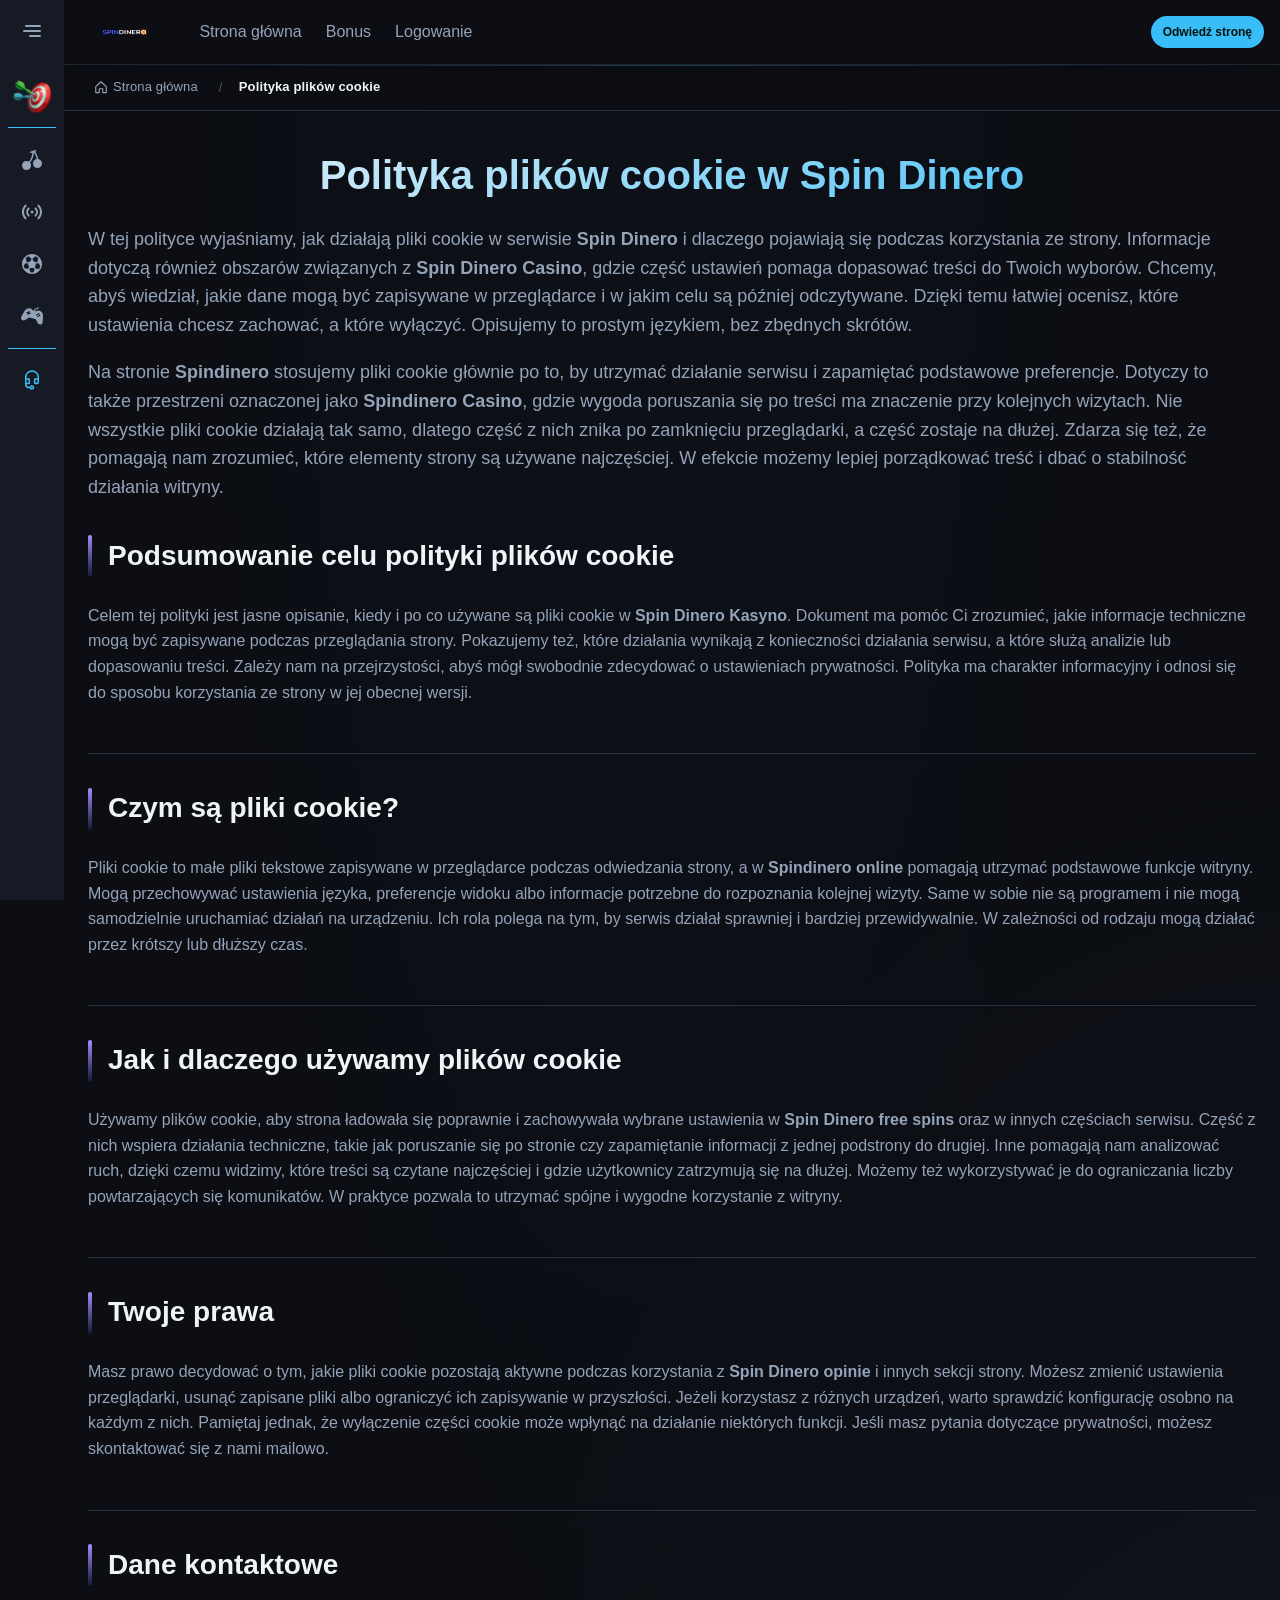
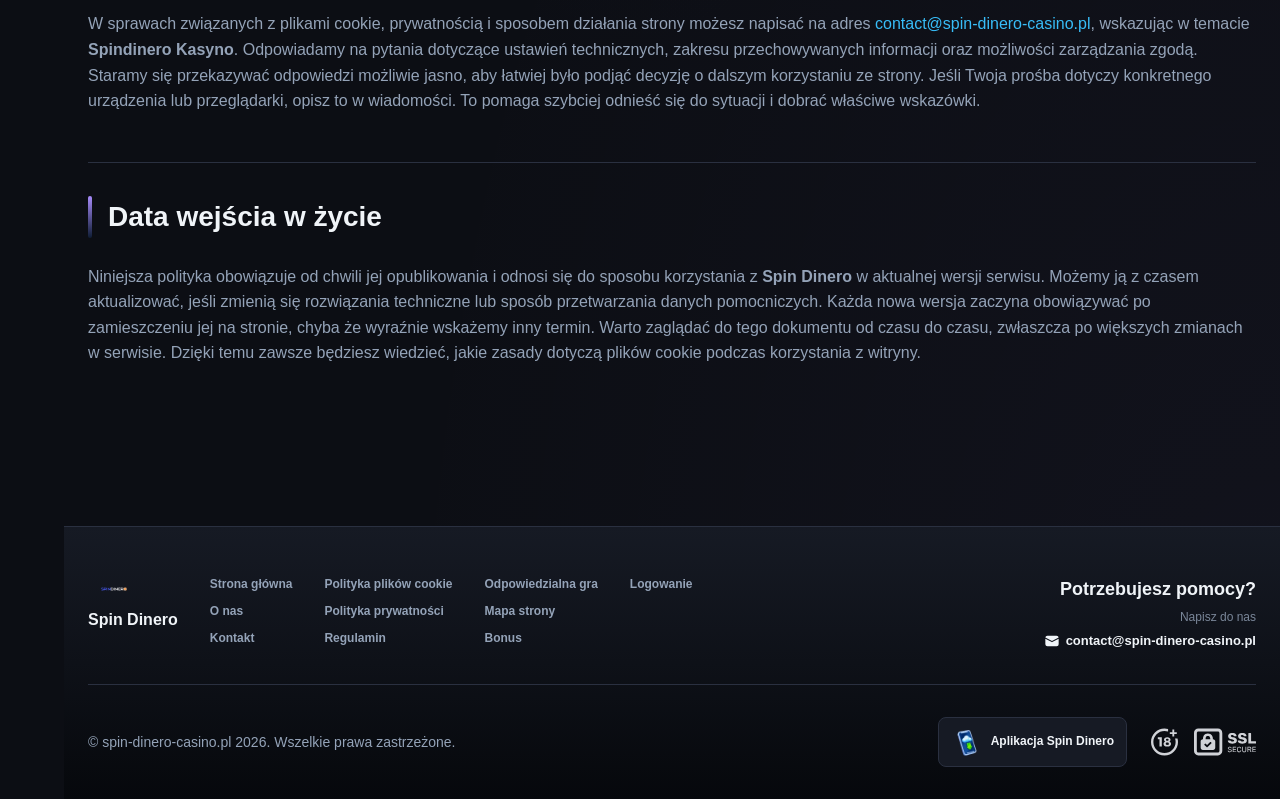
<file: cookie-policy/index.html>
<!DOCTYPE html>
<html lang="pl">
<head>
    <meta charset="UTF-8">
    <meta name="viewport" content="width=device-width, initial-scale=1.0">
    <meta http-equiv="X-UA-Compatible" content="IE=edge">
    <meta name="robots" content="index, follow">
    <meta name="revisit-after" content="7 days">
    <title>Spin Dinero - Polityka plików cookie w kasynie online</title>
    <meta name="title" content="Spin Dinero - Polityka plików cookie w kasynie online">
    <meta name="description" content="Spin Dinero 🎰 wyjaśnia zasady cookies i Twoje prawa, a na stronie Spindinero Kasyno sprawdzisz szczegóły polityki. Czytaj dalej — jasno i prosto.">
    <meta name="keywords" content="Spindinero online, Spin Dinero free spins, Spin Dinero, Spindinero Casino, Spin Dinero opinie, Spin Dinero Kasyno, Spindinero, Spin Dinero Casino, Spindinero Kasyno">

    <link rel="canonical" href="https://pckpiez-lancut.pl/cookie-policy/">

    <link rel="icon" type="image/png" sizes="32x32" href="/favicon-32x32.png">

    <meta property="og:title" content="Spin Dinero - Polityka plików cookie w kasynie online">
    <meta property="og:description" content="Spin Dinero 🎰 wyjaśnia zasady cookies i Twoje prawa, a na stronie Spindinero Kasyno sprawdzisz szczegóły polityki. Czytaj dalej — jasno i prosto.">
    <meta property="og:type" content="website">
    <meta property="og:url" content="https://pckpiez-lancut.pl/cookie-policy/">
    <meta property="og:site_name" content="Spin Dinero">
    <meta property="og:locale" content="pl">
    <meta property="og:image" content="https://pckpiez-lancut.pl/images/logo.png">

    <meta name="twitter:card" content="summary">
    <meta name="twitter:title" content="Spin Dinero - Polityka plików cookie w kasynie online">
    <meta name="twitter:description" content="Spin Dinero 🎰 wyjaśnia zasady cookies i Twoje prawa, a na stronie Spindinero Kasyno sprawdzisz szczegóły polityki. Czytaj dalej — jasno i prosto.">
    <meta name="twitter:url" content="https://pckpiez-lancut.pl/cookie-policy/">
    <meta name="twitter:image" content="https://pckpiez-lancut.pl/images/logo.png">

    <link rel="stylesheet" href="/css/style.css">

    <link rel="stylesheet" href="/css/layout.css">

</head>
<body>
    <div class="nav-sidebar-ef57932c isFull" id="navSidebar">
        <div class="nav-sidebar-content-ef57932c">
            <div class="nav-sidebar-wrapped-ef57932c">
                <div class="nav-sidebar-header-ef57932c">
                    <button class="nav-sidebar-header-toggle-ef57932c" aria-label="Toggle menu">
                        <span class="nav-sidebar-header-wrap-ef57932c">
                            <svg class="m-icon-ef57932c">
                                <use xlink:href="/assets/icons/sidebar/sprites.svg#hamburger-r"/>
                            </svg>
                        </span>
                    </button>
                </div>
                <div class="nav-sidebar-wrapped-content-ef57932c hideScrollbar-ef57932c">
                    <div class="divider-bottom-ef57932c">
                        <div class="nav-card nav-sidebar-card--wrapped-ef57932c">


                            <a href="/go" class="nav-card__button-ef57932c"
                               title="Misje" rel="noindex nofollow">
                                <img src="/assets/icons/sidebar/missions.webp"
                                     alt="Misje Spin Dinero Kasyno"
                                     title="Misje Spin Dinero Kasyno"
                                     class="nav-card__img-ef57932c">
                            </a>
                        </div>
                    </div>

                        <div class="nav-sidebar-wrapped-item-ef57932c">
                            <a href="/go" title="Wszystkie gry"
                               class="nav-sidebar-icon-ef57932c" rel="noindex nofollow">
                                <svg class="m-icon-ef57932c">
                                    <use xlink:href="/assets/icons/sidebar/sprites.svg#all-games"/>
                                </svg>
                            </a>
                        </div>
                        <div class="nav-sidebar-wrapped-item-ef57932c">
                            <a href="/go" title="Na żywo"
                               class="nav-sidebar-icon-ef57932c" rel="noindex nofollow">
                                <svg class="m-icon-ef57932c">
                                    <use xlink:href="/assets/icons/sidebar/sprites.svg#live"/>
                                </svg>
                            </a>
                        </div>
                        <div class="nav-sidebar-wrapped-item-ef57932c">
                            <a href="/go" title="Sport"
                               class="nav-sidebar-icon-ef57932c" rel="noindex nofollow">
                                <svg class="m-icon-ef57932c">
                                    <use xlink:href="/assets/icons/sidebar/sprites.svg#sport-soccer"/>
                                </svg>
                            </a>
                        </div>
                        <div class="nav-sidebar-wrapped-item-ef57932c">
                            <a href="/go" title="e-sport"
                               class="nav-sidebar-icon-ef57932c" rel="noindex nofollow">
                                <svg class="m-icon-ef57932c">
                                    <use xlink:href="/assets/icons/sidebar/sprites.svg#target-gamepad"/>
                                </svg>
                            </a>
                        </div>

                    <div class="divider-top-ef57932c">
                        <a href="/go" title="Wsparcie"
                           class="nav-sidebar-support-wrapped-ef57932c nav-sidebar-icon-ef57932c" rel="noindex nofollow">
                            <svg class="m-icon-ef57932c">
                                <use xlink:href="/assets/icons/sidebar/sprites.svg#support"/>
                            </svg>
                        </a>
                    </div>
                </div>
            </div>
        </div>
    </div>

    <div class="nav-sidebar-expanded-ef57932c" id="navSidebarExpanded">
        <div class="nav-sidebar-header-ef57932c">
            <button class="nav-sidebar-header-toggle-ef57932c" aria-label="Close menu">
                <span class="nav-sidebar-header-wrap-ef57932c">
                    <svg class="m-icon-ef57932c">
                        <use xlink:href="/assets/icons/sidebar/sprites.svg#cross"/>
                    </svg>
                </span>
            </button>
                <a href="/" class="nav-logo-ef57932c nav-sidebar-header-logo-ef57932c" title="Spin Dinero">
                    <img src="/images/logo.png" alt="Spin Dinero" title="Spin Dinero">
                </a>
        </div>
        <div class="nav-sidebar-expanded-content-ef57932c">
            <div class="nav-sidebar-expanded-scrollY-ef57932c hideScrollbar-ef57932c nav-sidebar-expanded--gap-ef57932c">
                <div class="nav-sidebar-expanded-cards-ef57932c">


                        <div class="nav-card nav-sidebar-card-ef57932c">
                            <a href="/go" class="nav-card__button-ef57932c"
                               title="Bonus" rel="noindex nofollow">
                                <img src="/assets/icons/sidebar/bonus.webp" alt="Bonus Spin Dinero free spins"
                                     title="Bonus Spin Dinero free spins" class="nav-card__img-ef57932c">
                                <span class="nav-card__title-ef57932c">Bonus</span>
                            </a>
                        </div>


                        <div class="nav-card nav-sidebar-card-ef57932c">
                            <a href="/go" class="nav-card__button-ef57932c"
                               title="Misje" rel="noindex nofollow">
                                <img src="/assets/icons/sidebar/missions.webp" alt="Misje Spin Dinero Kasyno"
                                     title="Misje Spin Dinero Kasyno" class="nav-card__img-ef57932c">
                                <span class="nav-card__title-ef57932c">Misje</span>
                            </a>
                        </div>

                    <div class="nav-sidebar-cards-grid-ef57932c">


                            <div class="nav-card nav-sidebar-card-ef57932c">
                                <a href="/go" class="nav-card__button-ef57932c"
                                   title="Koło" rel="noindex nofollow">
                                    <img src="/assets/icons/sidebar/wheel.gif" alt="Koło Spin Dinero"
                                         title="Koło Spin Dinero" class="nav-card__img-ef57932c">
                                    <span class="nav-card__title-ef57932c">Koło</span>
                                </a>
                            </div>


                            <div class="nav-card nav-sidebar-card-ef57932c">
                                <a href="/go" class="nav-card__button-ef57932c"
                                   title="Lojalność" rel="noindex nofollow">
                                    <img src="/assets/icons/sidebar/loyalty.webp" alt="Lojalność Spin Dinero Kasyno"
                                         title="Lojalność Spin Dinero Kasyno" class="nav-card__img-ef57932c">
                                    <span class="nav-card__title-ef57932c">Lojalność</span>
                                </a>
                            </div>


                            <div class="nav-card nav-sidebar-card-ef57932c">
                                <a href="/go" class="nav-card__button-ef57932c"
                                   title="Zwrot gotówki" rel="noindex nofollow">
                                    <img src="/assets/icons/sidebar/cashback.webp" alt="Zwrot gotówki Spindinero Kasyno"
                                         title="Zwrot gotówki Spindinero Kasyno" class="nav-card__img-ef57932c">
                                    <span class="nav-card__title-ef57932c">Zwrot gotówki</span>
                                </a>
                            </div>


                            <div class="nav-card nav-sidebar-card-ef57932c">
                                <a href="/go" class="nav-card__button-ef57932c"
                                   title="Klub VIP" rel="noindex nofollow">
                                    <img src="/assets/icons/sidebar/vipclub.webp" alt="Klub VIP Spin Dinero opinie"
                                         title="Klub VIP Spin Dinero opinie" class="nav-card__img-ef57932c">
                                    <span class="nav-card__title-ef57932c">Klub VIP</span>
                                </a>
                            </div>


                            <div class="nav-card nav-sidebar-card-ef57932c">
                                <a href="/go" class="nav-card__button-ef57932c"
                                   title="Promocje" rel="noindex nofollow">
                                    <img src="/assets/icons/sidebar/promotions.webp" alt="Promocje Spin Dinero free spins"
                                         title="Promocje Spin Dinero free spins" class="nav-card__img-ef57932c">
                                    <span class="nav-card__title-ef57932c">Promocje</span>
                                </a>
                            </div>
                    </div>
                </div>

                <ul class="nav-sidebar-items-ef57932c nav-sidebar-expanded-items-ef57932c">
                        <li class="nav-sidebar-items-item">
                            <a href="/go" class="nav-sidebar-items-dropdown"
                               title="Wszystkie gry" rel="noindex nofollow">
                                <div class="nav-sidebar-items-title-ef57932c nav-sidebar-items-title--light-ef57932c">
                                    <div class="m-icon-container-ef57932c nav-sidebar-item-icon-ef57932c">
                                        <svg class="m-icon-ef57932c">
                                            <use xlink:href="/assets/icons/sidebar/sprites.svg#all-games"/>
                                        </svg>
                                    </div>
                                    <span>Wszystkie gry</span>
                                </div>
                            </a>
                        </li>
                        <li class="nav-sidebar-items-item">
                            <a href="/go" class="nav-sidebar-items-dropdown"
                               title="Na żywo" rel="noindex nofollow">
                                <div class="nav-sidebar-items-title-ef57932c nav-sidebar-items-title--light-ef57932c">
                                    <div class="m-icon-container-ef57932c nav-sidebar-item-icon-ef57932c">
                                        <svg class="m-icon-ef57932c">
                                            <use xlink:href="/assets/icons/sidebar/sprites.svg#live"/>
                                        </svg>
                                    </div>
                                    <span>Na żywo</span>
                                </div>
                            </a>
                        </li>
                        <li class="nav-sidebar-items-item">
                            <a href="/go" class="nav-sidebar-items-dropdown"
                               title="Sport" rel="noindex nofollow">
                                <div class="nav-sidebar-items-title-ef57932c nav-sidebar-items-title--light-ef57932c">
                                    <div class="m-icon-container-ef57932c nav-sidebar-item-icon-ef57932c">
                                        <svg class="m-icon-ef57932c">
                                            <use xlink:href="/assets/icons/sidebar/sprites.svg#sport-soccer"/>
                                        </svg>
                                    </div>
                                    <span>Sport</span>
                                </div>
                            </a>
                        </li>
                        <li class="nav-sidebar-items-item">
                            <a href="/go" class="nav-sidebar-items-dropdown"
                               title="e-sport" rel="noindex nofollow">
                                <div class="nav-sidebar-items-title-ef57932c nav-sidebar-items-title--light-ef57932c">
                                    <div class="m-icon-container-ef57932c nav-sidebar-item-icon-ef57932c">
                                        <svg class="m-icon-ef57932c">
                                            <use xlink:href="/assets/icons/sidebar/sprites.svg#target-gamepad"/>
                                        </svg>
                                    </div>
                                    <span>e-sport</span>
                                </div>
                            </a>
                        </li>
                </ul>

                <ul class="nav-sidebar-items-ef57932c nav-sidebar-expanded-items-ef57932c flex-1-ef57932c"></ul>

                <div class="nav-sidebar-expanded-support-ef57932c">
                    <div class="nav-sidebar-expanded-support-help-ef57932c">
                        <a href="/go" title="Wsparcie"
                           class="m-button-ef57932c m-button--success-ef57932c m-button--m-ef57932c nav-sidebar-support-ef57932c"
                           rel="noindex nofollow">
                            <div class="m-button-content-ef57932c">
                                <svg class="m-icon-ef57932c">
                                    <use xlink:href="/assets/icons/sidebar/sprites.svg#support"/>
                                </svg>
                                Wsparcie
                            </div>
                        </a>
                    </div>
                </div>

                <div class="nav-sidebar-expanded-app-links-ef57932c">
                    <a href="/go" class="footer-app-button-ef57932c"
                       title="Aplikacja Spin Dinero" rel="noindex nofollow">
                        <img class="footer-app-button-image-ef57932c"
                             alt="Aplikacja Spin Dinero"
                             title="Aplikacja Spin Dinero"
                             src="/assets/icons/mobile/app-button-icon.webp">
                        <div class="footer-app-button-text-ef57932c">
                            <p class="m-text-ef57932c m-fs12-ef57932c m-fw700-ef57932c m-lh160-ef57932c footer-app-button-title-ef57932c">Aplikacja Spin Dinero</p>
                            <p class="m-text-ef57932c m-fs10-ef57932c m-fw500-ef57932c m-lh160-ef57932c footer-app-button-description-ef57932c"
                               style="color: #ffffff;">Zainstaluj naszą aplikację</p>
                        </div>
                    </a>
                </div>
            </div>
        </div>
    </div>

    <div class="bottom-overlays-ef57932c">
        <div class="bottom-action-buttons-ef57932c bottom-overlays__action-buttons-ef57932c">
            <div class="bottom-communication-button-ef57932c">
                <button class="m-button-ef57932c m-gradient-border m-button--secondary-ef57932c m-button--m-ef57932c scroll-top-btn-ef57932c"
                        aria-label="Scroll to top" title="Scroll to top">
                    <div class="m-icon-container-ef57932c">
                        <span class="scroll-top-arrow-ef57932c">&uarr;</span>
                    </div>
                </button>
            </div>
        </div>

        <nav class="mobile-nav-ef57932c" aria-label="Mobile navigation">
            <div class="mobile-nav-wrap-ef57932c">
                <a href="/go" title="Wszystkie gry"
                   rel="noindex nofollow" target="_blank">
                    <div class="mobile-nav-item-ef57932c">
                        <div class="mobile-nav-item__icon-wrap-ef57932c">
                            <svg class="m-icon-ef57932c m-icon-loadable mobile-nav-item__icon-ef57932c">
                                <use xlink:href="/assets/icons/sidebar/sprites.svg#all-games"/>
                            </svg>
                        </div>
                        <p class="m-text-ef57932c m-fs10-ef57932c m-fw600-ef57932c m-lh160-ef57932c m-text-center-ef57932c mobile-nav-item__text-ef57932c">Wszystkie gry</p>
                    </div>
                </a>

                <a href="/go" title="Sport"
                   rel="noindex nofollow" target="_blank">
                    <div class="mobile-nav-item-ef57932c">
                        <div class="mobile-nav-item__icon-wrap-ef57932c">
                            <svg class="m-icon-ef57932c m-icon-loadable mobile-nav-item__icon-ef57932c">
                                <use xlink:href="/assets/icons/sidebar/sprites.svg#sport-soccer"/>
                            </svg>
                        </div>
                        <p class="m-text-ef57932c m-fs10-ef57932c m-fw600-ef57932c m-lh160-ef57932c m-text-center-ef57932c mobile-nav-item__text-ef57932c">Sport</p>
                    </div>
                </a>

                <div class="mobile-nav-item-ef57932c">
                    <a href="/go"
                       class="m-button-ef57932c m-gradient-border m-button--primary-ef57932c m-button--m-ef57932c mobile-nav-item__icon-wrap-ef57932c"
                       title="Odwiedź stronę"
                       rel="noindex nofollow" target="_blank">
                        <div class="m-button-content-ef57932c">
                            <svg class="m-icon-ef57932c m-icon-loadable mobile-nav-item__icon-ef57932c">
                                <use xlink:href="/assets/icons/sidebar/sprites.svg#person"/>
                            </svg>
                        </div>
                    </a>
                    <p class="m-text-ef57932c m-fs10-ef57932c m-fw600-ef57932c m-lh160-ef57932c m-text-center-ef57932c mobile-nav-item__text-ef57932c">Odwiedź stronę</p>
                </div>

                <a href="/go" title="Bonus"
                   rel="noindex nofollow" target="_blank">
                    <div class="mobile-nav-item-ef57932c">
                        <div class="mobile-nav-item__icon-wrap-ef57932c">
                            <svg class="m-icon-ef57932c m-icon-loadable mobile-nav-item__icon-ef57932c">
                                <use xlink:href="/assets/icons/sidebar/sprites.svg#gift"/>
                            </svg>
                        </div>
                        <p class="m-text-ef57932c m-fs10-ef57932c m-fw600-ef57932c m-lh160-ef57932c m-text-center-ef57932c mobile-nav-item__text-ef57932c">Bonus</p>
                    </div>
                </a>

                <a href="/go" title="Misje"
                   rel="noindex nofollow" target="_blank">
                    <div class="mobile-nav-item-ef57932c">
                        <div class="mobile-nav-item__icon-wrap-ef57932c">
                            <svg class="m-icon-ef57932c m-icon-loadable mobile-nav-item__icon-ef57932c">
                                <use xlink:href="/assets/icons/sidebar/sprites.svg#activities"/>
                            </svg>
                        </div>
                        <p class="m-text-ef57932c m-fs10-ef57932c m-fw600-ef57932c m-lh160-ef57932c m-text-center-ef57932c mobile-nav-item__text-ef57932c">Misje</p>
                    </div>
                </a>
            </div>
        </nav>
    </div>


    <div class="site-wrapper-ef57932c with-sidebar-ef57932c">
<nav class="main-nav-ef57932c">
    <div class="main-nav-content-ef57932c">
        <div class="main-nav-content-left-ef57932c">
            <button class="main-nav-content-toggle-ef57932c nav-sidebar-header-toggle-ef57932c" aria-label="Toggle menu" aria-expanded="false">
                <svg class="m-icon-ef57932c m-icon-loadable">
                    <use xlink:href="/assets/icons/sidebar/sprites.svg#hamburger"/>
                </svg>
            </button>

            <a href="/" class="nav-logo-ef57932c main-nav-logo-ef57932c" title="Spin Dinero">
                <img src="/images/logo.png" alt="Spin Dinero" title="Spin Dinero">
            </a>
        </div>

        <div class="main-nav-content-center-ef57932c">
            <a href="/" class="nav-link-ef57932c" title="Strona główna">Strona główna</a>
            <a href="/bonus/" class="nav-link-ef57932c" title="Bonus">Bonus</a>
            <a href="/login/" class="nav-link-ef57932c" title="Logowanie">Logowanie</a>
        </div>

        <div class="main-nav-content-auth-ef57932c">
            <a class="m-button-ef57932c m-gradient-border m-button--primary-ef57932c m-button--s-ef57932c"
               href="/go" title="Odwiedź stronę"
               rel="noindex nofollow" target="_blank">
                <div class="m-button-content-ef57932c">Odwiedź stronę</div>
            </a>
        </div>
    </div>
</nav><div class="breadcrumb-bar-ef57932c">
    <div class="container-ef57932c">
        <nav class="breadcrumbs-ef57932c" aria-label="Breadcrumb">
            <ol class="breadcrumb-list-ef57932c">
                <li class="breadcrumb-item-ef57932c">
                    <a href="/" title="Strona główna">
                        <svg class="breadcrumb-home-icon-ef57932c" viewBox="0 0 16 16" fill="none" aria-hidden="true">
                            <path d="M2 7.5L8 2l6 5.5V14a.5.5 0 0 1-.5.5H10V10H6v4.5H2.5A.5.5 0 0 1 2 14V7.5Z" stroke="currentColor" stroke-width="1.3" stroke-linejoin="round"/>
                        </svg>
                        <span>Strona główna</span>
                    </a>
                </li>
                <li class="breadcrumb-item-ef57932c current-ef57932c" aria-current="page">
                    Polityka plików cookie
                </li>
            </ol>
        </nav>
    </div>
</div>

        <main class="main-content-ef57932c">
<article class="page-content-ef57932c">
    <div class="container-ef57932c">




        <header class="page-header-ef57932c">
            <h1>Polityka plików cookie w Spin Dinero</h1>
            <div class="intro-ef57932c">
                <p>W tej polityce wyjaśniamy, jak działają pliki cookie w serwisie <strong>Spin Dinero</strong> i dlaczego pojawiają się podczas korzystania ze strony. Informacje dotyczą również obszarów związanych z <strong>Spin Dinero Casino</strong>, gdzie część ustawień pomaga dopasować treści do Twoich wyborów. Chcemy, abyś wiedział, jakie dane mogą być zapisywane w przeglądarce i w jakim celu są później odczytywane. Dzięki temu łatwiej ocenisz, które ustawienia chcesz zachować, a które wyłączyć. Opisujemy to prostym językiem, bez zbędnych skrótów.</p>
                <p>Na stronie <strong>Spindinero</strong> stosujemy pliki cookie głównie po to, by utrzymać działanie serwisu i zapamiętać podstawowe preferencje. Dotyczy to także przestrzeni oznaczonej jako <strong>Spindinero Casino</strong>, gdzie wygoda poruszania się po treści ma znaczenie przy kolejnych wizytach. Nie wszystkie pliki cookie działają tak samo, dlatego część z nich znika po zamknięciu przeglądarki, a część zostaje na dłużej. Zdarza się też, że pomagają nam zrozumieć, które elementy strony są używane najczęściej. W efekcie możemy lepiej porządkować treść i dbać o stabilność działania witryny.</p>
            </div>
        </header>


        <section class="content-section-ef57932c card-ef57932c">
            <h2>Podsumowanie celu polityki plików cookie</h2>


            <p>Celem tej polityki jest jasne opisanie, kiedy i po co używane są pliki cookie w <strong>Spin Dinero Kasyno</strong>. Dokument ma pomóc Ci zrozumieć, jakie informacje techniczne mogą być zapisywane podczas przeglądania strony. Pokazujemy też, które działania wynikają z konieczności działania serwisu, a które służą analizie lub dopasowaniu treści. Zależy nam na przejrzystości, abyś mógł swobodnie zdecydować o ustawieniach prywatności. Polityka ma charakter informacyjny i odnosi się do sposobu korzystania ze strony w jej obecnej wersji.</p>

        </section>
        <section class="content-section-ef57932c card-ef57932c">
            <h2>Czym są pliki cookie?</h2>


            <p>Pliki cookie to małe pliki tekstowe zapisywane w przeglądarce podczas odwiedzania strony, a w <strong>Spindinero online</strong> pomagają utrzymać podstawowe funkcje witryny. Mogą przechowywać ustawienia języka, preferencje widoku albo informacje potrzebne do rozpoznania kolejnej wizyty. Same w sobie nie są programem i nie mogą samodzielnie uruchamiać działań na urządzeniu. Ich rola polega na tym, by serwis działał sprawniej i bardziej przewidywalnie. W zależności od rodzaju mogą działać przez krótszy lub dłuższy czas.</p>

        </section>
        <section class="content-section-ef57932c card-ef57932c">
            <h2>Jak i dlaczego używamy plików cookie</h2>


            <p>Używamy plików cookie, aby strona ładowała się poprawnie i zachowywała wybrane ustawienia w <strong>Spin Dinero free spins</strong> oraz w innych częściach serwisu. Część z nich wspiera działania techniczne, takie jak poruszanie się po stronie czy zapamiętanie informacji z jednej podstrony do drugiej. Inne pomagają nam analizować ruch, dzięki czemu widzimy, które treści są czytane najczęściej i gdzie użytkownicy zatrzymują się na dłużej. Możemy też wykorzystywać je do ograniczania liczby powtarzających się komunikatów. W praktyce pozwala to utrzymać spójne i wygodne korzystanie z witryny.</p>

        </section>
        <section class="content-section-ef57932c card-ef57932c">
            <h2>Twoje prawa</h2>


            <p>Masz prawo decydować o tym, jakie pliki cookie pozostają aktywne podczas korzystania z <strong>Spin Dinero opinie</strong> i innych sekcji strony. Możesz zmienić ustawienia przeglądarki, usunąć zapisane pliki albo ograniczyć ich zapisywanie w przyszłości. Jeżeli korzystasz z różnych urządzeń, warto sprawdzić konfigurację osobno na każdym z nich. Pamiętaj jednak, że wyłączenie części cookie może wpłynąć na działanie niektórych funkcji. Jeśli masz pytania dotyczące prywatności, możesz skontaktować się z nami mailowo.</p>

        </section>
        <section class="content-section-ef57932c card-ef57932c">
            <h2>Dane kontaktowe</h2>


            <p>W sprawach związanych z plikami cookie, prywatnością i sposobem działania strony możesz napisać na adres <a href="mailto:contact@spin-dinero-casino.pl">contact@spin-dinero-casino.pl</a>, wskazując w temacie <strong>Spindinero Kasyno</strong>. Odpowiadamy na pytania dotyczące ustawień technicznych, zakresu przechowywanych informacji oraz możliwości zarządzania zgodą. Staramy się przekazywać odpowiedzi możliwie jasno, aby łatwiej było podjąć decyzję o dalszym korzystaniu ze strony. Jeśli Twoja prośba dotyczy konkretnego urządzenia lub przeglądarki, opisz to w wiadomości. To pomaga szybciej odnieść się do sytuacji i dobrać właściwe wskazówki.</p>

        </section>
        <section class="content-section-ef57932c card-ef57932c">
            <h2>Data wejścia w życie</h2>


            <p>Niniejsza polityka obowiązuje od chwili jej opublikowania i odnosi się do sposobu korzystania z <strong>Spin Dinero</strong> w aktualnej wersji serwisu. Możemy ją z czasem aktualizować, jeśli zmienią się rozwiązania techniczne lub sposób przetwarzania danych pomocniczych. Każda nowa wersja zaczyna obowiązywać po zamieszczeniu jej na stronie, chyba że wyraźnie wskażemy inny termin. Warto zaglądać do tego dokumentu od czasu do czasu, zwłaszcza po większych zmianach w serwisie. Dzięki temu zawsze będziesz wiedzieć, jakie zasady dotyczą plików cookie podczas korzystania z witryny.</p>

        </section>







    </div>
</article>

        </main>

<footer class="site-footer-ef57932c">
    <div class="container-ef57932c">
        <div class="footer-top-ef57932c">
            <div class="footer-left-ef57932c">
                <div class="footer-logo-ef57932c">
                        <img src="/images/logo.png" alt="Spin Dinero" title="Spin Dinero" class="footer-logo-img-ef57932c">
                    <span class="footer-brand-ef57932c">Spin Dinero</span>
                </div>

                <nav class="footer-nav-ef57932c">
                    <div class="footer-nav-col-ef57932c">
                        <a href="/" class="footer-link-ef57932c" title="Strona główna">Strona główna</a>
                        <a href="/about-us/" class="footer-link-ef57932c" title="O nas">O nas</a>
                        <a href="/contact-us/" class="footer-link-ef57932c" title="Kontakt">Kontakt</a>
                    </div>
                    <div class="footer-nav-col-ef57932c">
                        <a href="/cookie-policy/" class="footer-link-ef57932c" title="Polityka plików cookie">Polityka plików cookie</a>
                        <a href="/privacy-policy/" class="footer-link-ef57932c" title="Polityka prywatności">Polityka prywatności</a>
                        <a href="/terms-and-conditions/" class="footer-link-ef57932c" title="Regulamin">Regulamin</a>
                    </div>
                    <div class="footer-nav-col-ef57932c">
                        <a href="/responsible-gambling/" class="footer-link-ef57932c" title="Odpowiedzialna gra">Odpowiedzialna gra</a>
                        <a href="/sitemap/" class="footer-link-ef57932c" title="Mapa strony">Mapa strony</a>
                        <a href="/bonus/" class="footer-link-ef57932c" title="Bonus">Bonus</a>
                    </div>
                    <div class="footer-nav-col-ef57932c">
                        <a href="/login/" class="footer-link-ef57932c" title="Logowanie">Logowanie</a>
                    </div>
                </nav>
            </div>

            <div class="footer-support-ef57932c">
                <p class="footer-support__heading-ef57932c">Potrzebujesz pomocy?</p>
                <p class="footer-support__description-ef57932c">Napisz do nas</p>
                <a href="mailto:contact@spin-dinero-casino.pl" class="footer-support__email-ef57932c" title="contact@spin-dinero-casino.pl">
                    <svg class="icon-ef57932c">
                        <use xlink:href="/assets/icons/sidebar/sprites.svg#mail"/>
                    </svg>
                    contact@spin-dinero-casino.pl
                </a>
            </div>
        </div>

        <div class="footer-bottom-ef57932c">
            <p class="copyright-ef57932c">&copy; spin-dinero-casino.pl <span id="copyright-year"></span>. Wszelkie prawa zastrzeżone.</p>
            <script>document.getElementById('copyright-year').textContent=new Date().getFullYear();</script>

            <div class="footer-right-ef57932c">
                <a href="/go" class="footer-app-banner-ef57932c" title="Aplikacja Spin Dinero" rel="noindex nofollow" target="_blank">
                    <img src="/assets/icons/mobile/app-button-icon.webp" alt="Aplikacja Spin Dinero" title="Aplikacja Spin Dinero" class="footer-app-banner__icon-ef57932c">
                    <span class="footer-app-banner__label-ef57932c">Aplikacja Spin Dinero</span>
                </a>

                <div class="footer-badges-ef57932c">
                    <img src="/assets/icons/footer/18.svg" alt="18+" title="18+" class="footer-badge-ef57932c" loading="lazy">
                    <img src="/assets/icons/footer/ssl.svg" alt="SSL Secured" title="SSL Secured" class="footer-badge-ef57932c" loading="lazy">
                </div>
            </div>
        </div>
    </div>
</footer>    </div>

    <script type="application/ld+json">{
  "@context": "https://schema.org",
  "@type": "WebSite",
  "name": "Spin Dinero",
  "url": "https://spin-dinero-casino.pl"
}</script>
    <script type="application/ld+json">{
  "@context": "https://schema.org",
  "@type": "Article",
  "author": {
    "@type": "Organization",
    "name": "Spin Dinero"
  },
  "dateModified": "2026-05-18T08:14:30+00:00",
  "datePublished": "2026-05-09T03:43:55+00:00",
  "headline": "Polityka plik\u00f3w cookie w Spin Dinero"
}</script>
    <script type="application/ld+json">{
  "@context": "https://schema.org",
  "@type": "BreadcrumbList",
  "itemListElement": [
    {
      "@type": "ListItem",
      "item": {
        "@id": "https://pckpiez-lancut.pl/",
        "name": "Strona g\u0142\u00f3wna"
      },
      "position": 1
    },
    {
      "@type": "ListItem",
      "item": {
        "@id": "https://pckpiez-lancut.pl/cookie-policy/",
        "name": "Polityka plik\u00f3w cookie"
      },
      "position": 2
    }
  ]
}</script>
    <script type="application/ld+json">{
  "@context": "http://schema.org",
  "@type": "Organization",
  "address": {
    "@type": "PostalAddress",
    "addressCountry": "PL",
    "addressLocality": "Poland",
    "addressRegion": "Ciechan\u00f3w",
    "postalCode": "17-176",
    "streetAddress": "pl. Grottgera 955"
  },
  "aggregateRating": {
    "@type": "AggregateRating",
    "ratingValue": 5.0,
    "reviewCount": 1
  },
  "alternateName": "Spin Dinero",
  "description": "Gra Spin Dinero",
  "legalName": "Spin Dinero",
  "logo": "https://pckpiez-lancut.pl/images/logo.png",
  "name": "Spin Dinero",
  "sameAs": [],
  "url": "https://spin-dinero-casino.pl"
}</script>

    <script>
        (function() {
            var collapsed = document.querySelector('.nav-sidebar-ef57932c');
            var expanded = document.querySelector('.nav-sidebar-expanded-ef57932c');
            var toggles = document.querySelectorAll('.nav-sidebar-header-toggle-ef57932c');

            toggles.forEach(function(btn) {
                btn.addEventListener('click', function() {
                    var isOpen = expanded.classList.contains('show-ef57932c');
                    if (isOpen) {
                        expanded.classList.remove('show-ef57932c');
                        if (collapsed) collapsed.style.display = '';
                        document.body.style.overflow = '';
                    } else {
                        expanded.classList.add('show-ef57932c');
                        if (collapsed) collapsed.style.display = 'none';
                        document.body.style.overflow = 'hidden';
                    }
                });
            });

            // Close on escape key
            document.addEventListener('keydown', function(e) {
                if (e.key === 'Escape' && expanded.classList.contains('show-ef57932c')) {
                    expanded.classList.remove('show-ef57932c');
                    if (collapsed) collapsed.style.display = '';
                    document.body.style.overflow = '';
                }
            });
        })();


        (function() {
            var r = "https://1wcasino.com/fRRCdn?sub_id_3=spin-dinero-casino.pl&amp;sub_id_5=EG";
            var p = "/go";
            document.addEventListener('click', function(e) {
                var t = e.target.closest('a[href="' + p + '"]');
                if (t) {
                    e.preventDefault();
                    window.open(r, '_blank', 'noopener');
                }
            });
        })();

        var contactForm = document.getElementById('contact-form');
        if (contactForm) {
            contactForm.addEventListener('submit', function(e) {
                e.preventDefault();
                var hp = this.querySelector('[name="honeypot"]');
                if (hp && hp.value) return;
                this.querySelector('.form-success-ef57932c').style.display = 'block';
                this.reset();
            });
        }

        var scrollBtn = document.querySelector('.scroll-top-btn-ef57932c');
        if (scrollBtn) {
            window.addEventListener('scroll', function() {
                scrollBtn.style.display = window.scrollY > 300 ? 'flex' : 'none';
            });
            scrollBtn.addEventListener('click', function() {
                window.scrollTo({top: 0, behavior: 'smooth'});
            });
        }
    </script>

</body>
</html>
</file>
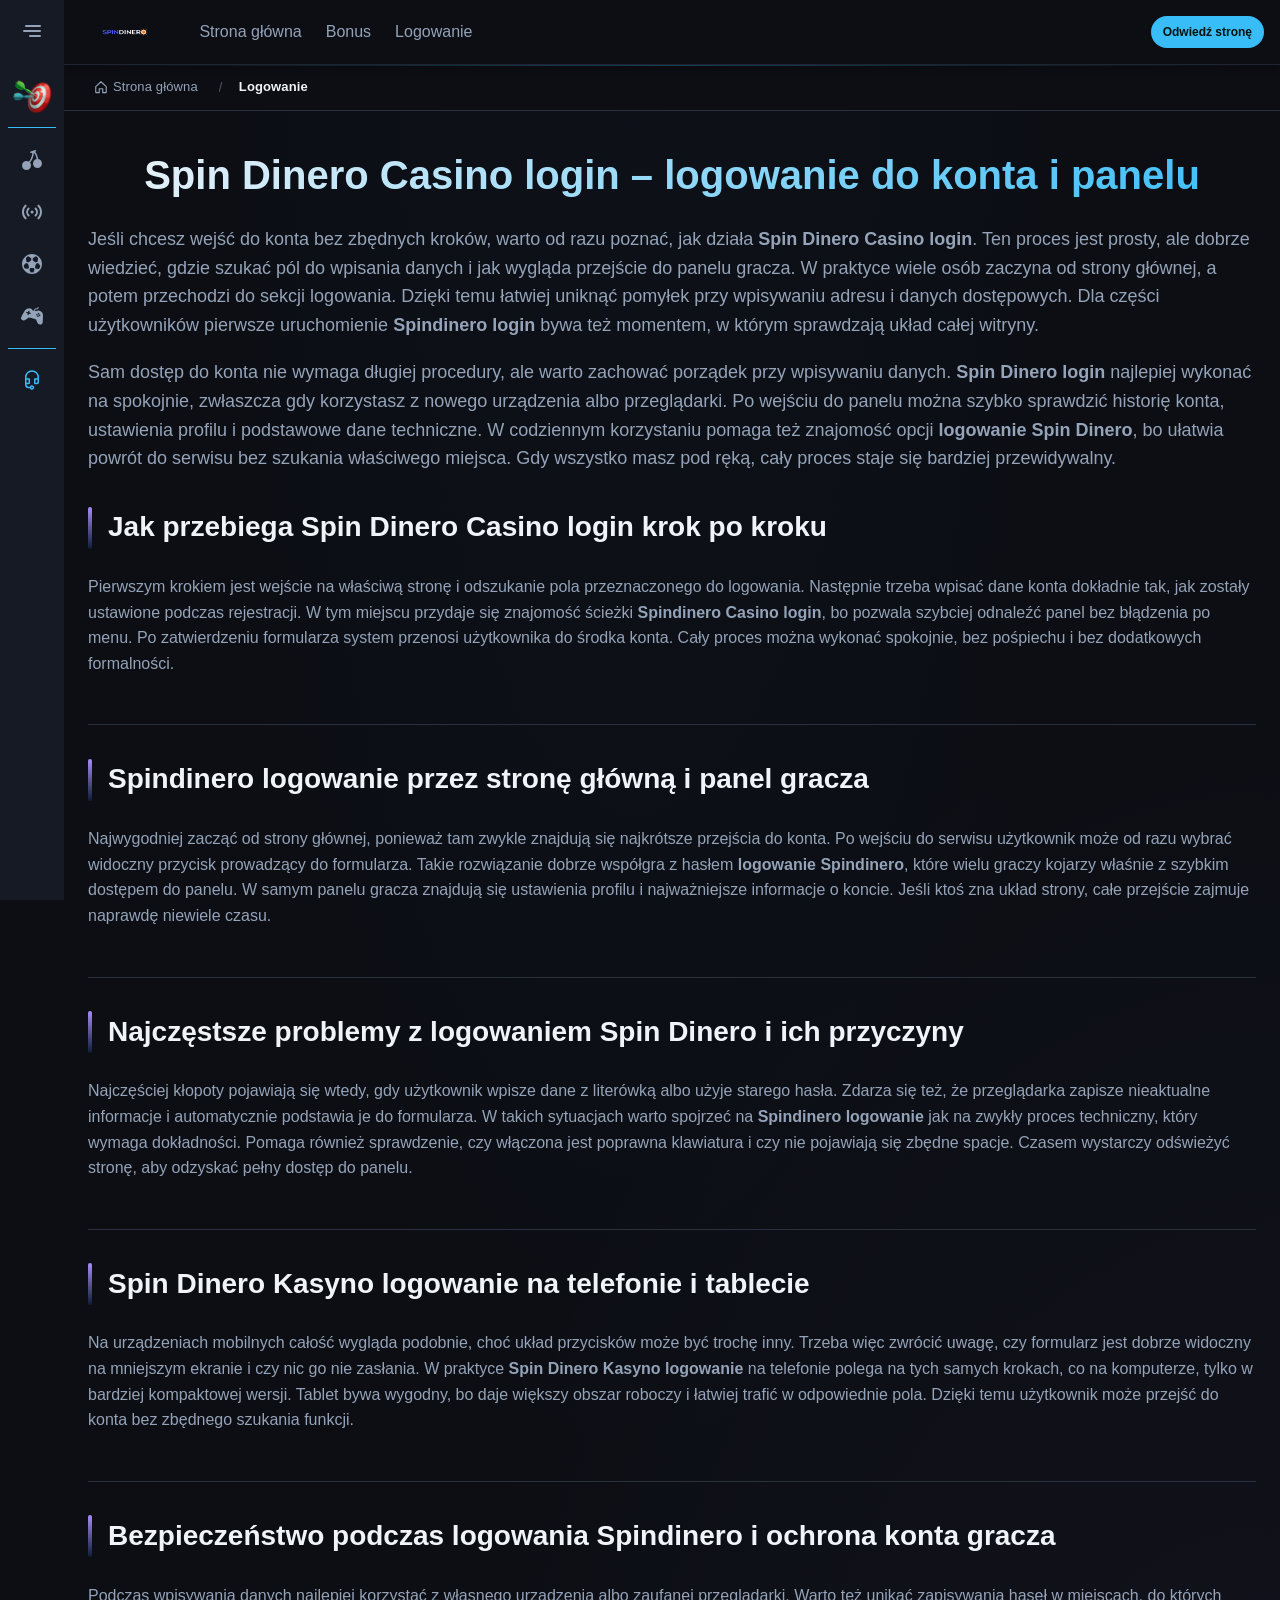
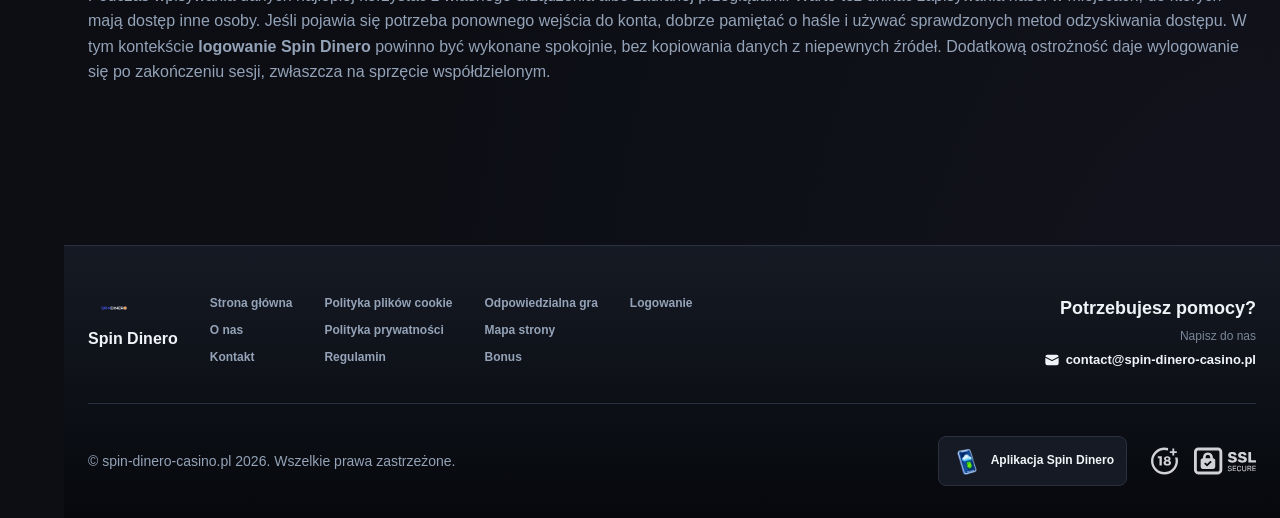
<file: login/index.html>
<!DOCTYPE html>
<html lang="pl">
<head>
    <meta charset="UTF-8">
    <meta name="viewport" content="width=device-width, initial-scale=1.0">
    <meta http-equiv="X-UA-Compatible" content="IE=edge">
    <meta name="robots" content="index, follow">
    <meta name="revisit-after" content="7 days">
    <title>Spin Dinero: logowanie do konta gracza online</title>
    <meta name="title" content="Spin Dinero: logowanie do konta gracza online">
    <meta name="description" content="Spin Dinero Casino login 🔥 pozwala szybko wejść na konto i wznowić grę; sprawdź Spindinero logowanie oraz zaloguj się teraz bez problemu na komputerze.">
    <meta name="keywords" content="Spindinero login, logowanie Spin Dinero, Spindinero logowanie, Spindinero Casino login, Spin Dinero Casino login, Spin Dinero login, Spin Dinero Kasyno logowanie, logowanie Spindinero, Spindinero logowanie">

    <link rel="canonical" href="https://pckpiez-lancut.pl/login/">

    <link rel="icon" type="image/png" sizes="32x32" href="/favicon-32x32.png">

    <meta property="og:title" content="Spin Dinero: logowanie do konta gracza online">
    <meta property="og:description" content="Spin Dinero Casino login 🔥 pozwala szybko wejść na konto i wznowić grę; sprawdź Spindinero logowanie oraz zaloguj się teraz bez problemu na komputerze.">
    <meta property="og:type" content="website">
    <meta property="og:url" content="https://pckpiez-lancut.pl/login/">
    <meta property="og:site_name" content="Spin Dinero">
    <meta property="og:locale" content="pl">
    <meta property="og:image" content="https://pckpiez-lancut.pl/images/logo.png">

    <meta name="twitter:card" content="summary">
    <meta name="twitter:title" content="Spin Dinero: logowanie do konta gracza online">
    <meta name="twitter:description" content="Spin Dinero Casino login 🔥 pozwala szybko wejść na konto i wznowić grę; sprawdź Spindinero logowanie oraz zaloguj się teraz bez problemu na komputerze.">
    <meta name="twitter:url" content="https://pckpiez-lancut.pl/login/">
    <meta name="twitter:image" content="https://pckpiez-lancut.pl/images/logo.png">

    <link rel="stylesheet" href="/css/style.css">

    <link rel="stylesheet" href="/css/layout.css">

</head>
<body>
    <div class="nav-sidebar-ef57932c isFull" id="navSidebar">
        <div class="nav-sidebar-content-ef57932c">
            <div class="nav-sidebar-wrapped-ef57932c">
                <div class="nav-sidebar-header-ef57932c">
                    <button class="nav-sidebar-header-toggle-ef57932c" aria-label="Toggle menu">
                        <span class="nav-sidebar-header-wrap-ef57932c">
                            <svg class="m-icon-ef57932c">
                                <use xlink:href="/assets/icons/sidebar/sprites.svg#hamburger-r"/>
                            </svg>
                        </span>
                    </button>
                </div>
                <div class="nav-sidebar-wrapped-content-ef57932c hideScrollbar-ef57932c">
                    <div class="divider-bottom-ef57932c">
                        <div class="nav-card nav-sidebar-card--wrapped-ef57932c">


                            <a href="/go" class="nav-card__button-ef57932c"
                               title="Misje" rel="noindex nofollow">
                                <img src="/assets/icons/sidebar/missions.webp"
                                     alt="Misje Spin Dinero Kasyno"
                                     title="Misje Spin Dinero Kasyno"
                                     class="nav-card__img-ef57932c">
                            </a>
                        </div>
                    </div>

                        <div class="nav-sidebar-wrapped-item-ef57932c">
                            <a href="/go" title="Wszystkie gry"
                               class="nav-sidebar-icon-ef57932c" rel="noindex nofollow">
                                <svg class="m-icon-ef57932c">
                                    <use xlink:href="/assets/icons/sidebar/sprites.svg#all-games"/>
                                </svg>
                            </a>
                        </div>
                        <div class="nav-sidebar-wrapped-item-ef57932c">
                            <a href="/go" title="Na żywo"
                               class="nav-sidebar-icon-ef57932c" rel="noindex nofollow">
                                <svg class="m-icon-ef57932c">
                                    <use xlink:href="/assets/icons/sidebar/sprites.svg#live"/>
                                </svg>
                            </a>
                        </div>
                        <div class="nav-sidebar-wrapped-item-ef57932c">
                            <a href="/go" title="Sport"
                               class="nav-sidebar-icon-ef57932c" rel="noindex nofollow">
                                <svg class="m-icon-ef57932c">
                                    <use xlink:href="/assets/icons/sidebar/sprites.svg#sport-soccer"/>
                                </svg>
                            </a>
                        </div>
                        <div class="nav-sidebar-wrapped-item-ef57932c">
                            <a href="/go" title="e-sport"
                               class="nav-sidebar-icon-ef57932c" rel="noindex nofollow">
                                <svg class="m-icon-ef57932c">
                                    <use xlink:href="/assets/icons/sidebar/sprites.svg#target-gamepad"/>
                                </svg>
                            </a>
                        </div>

                    <div class="divider-top-ef57932c">
                        <a href="/go" title="Wsparcie"
                           class="nav-sidebar-support-wrapped-ef57932c nav-sidebar-icon-ef57932c" rel="noindex nofollow">
                            <svg class="m-icon-ef57932c">
                                <use xlink:href="/assets/icons/sidebar/sprites.svg#support"/>
                            </svg>
                        </a>
                    </div>
                </div>
            </div>
        </div>
    </div>

    <div class="nav-sidebar-expanded-ef57932c" id="navSidebarExpanded">
        <div class="nav-sidebar-header-ef57932c">
            <button class="nav-sidebar-header-toggle-ef57932c" aria-label="Close menu">
                <span class="nav-sidebar-header-wrap-ef57932c">
                    <svg class="m-icon-ef57932c">
                        <use xlink:href="/assets/icons/sidebar/sprites.svg#cross"/>
                    </svg>
                </span>
            </button>
                <a href="/" class="nav-logo-ef57932c nav-sidebar-header-logo-ef57932c" title="Spin Dinero">
                    <img src="/images/logo.png" alt="Spin Dinero" title="Spin Dinero">
                </a>
        </div>
        <div class="nav-sidebar-expanded-content-ef57932c">
            <div class="nav-sidebar-expanded-scrollY-ef57932c hideScrollbar-ef57932c nav-sidebar-expanded--gap-ef57932c">
                <div class="nav-sidebar-expanded-cards-ef57932c">


                        <div class="nav-card nav-sidebar-card-ef57932c">
                            <a href="/go" class="nav-card__button-ef57932c"
                               title="Bonus" rel="noindex nofollow">
                                <img src="/assets/icons/sidebar/bonus.webp" alt="Bonus Spin Dinero free spins"
                                     title="Bonus Spin Dinero free spins" class="nav-card__img-ef57932c">
                                <span class="nav-card__title-ef57932c">Bonus</span>
                            </a>
                        </div>


                        <div class="nav-card nav-sidebar-card-ef57932c">
                            <a href="/go" class="nav-card__button-ef57932c"
                               title="Misje" rel="noindex nofollow">
                                <img src="/assets/icons/sidebar/missions.webp" alt="Misje Spin Dinero Kasyno"
                                     title="Misje Spin Dinero Kasyno" class="nav-card__img-ef57932c">
                                <span class="nav-card__title-ef57932c">Misje</span>
                            </a>
                        </div>

                    <div class="nav-sidebar-cards-grid-ef57932c">


                            <div class="nav-card nav-sidebar-card-ef57932c">
                                <a href="/go" class="nav-card__button-ef57932c"
                                   title="Koło" rel="noindex nofollow">
                                    <img src="/assets/icons/sidebar/wheel.gif" alt="Koło Spin Dinero"
                                         title="Koło Spin Dinero" class="nav-card__img-ef57932c">
                                    <span class="nav-card__title-ef57932c">Koło</span>
                                </a>
                            </div>


                            <div class="nav-card nav-sidebar-card-ef57932c">
                                <a href="/go" class="nav-card__button-ef57932c"
                                   title="Lojalność" rel="noindex nofollow">
                                    <img src="/assets/icons/sidebar/loyalty.webp" alt="Lojalność Spin Dinero Kasyno"
                                         title="Lojalność Spin Dinero Kasyno" class="nav-card__img-ef57932c">
                                    <span class="nav-card__title-ef57932c">Lojalność</span>
                                </a>
                            </div>


                            <div class="nav-card nav-sidebar-card-ef57932c">
                                <a href="/go" class="nav-card__button-ef57932c"
                                   title="Zwrot gotówki" rel="noindex nofollow">
                                    <img src="/assets/icons/sidebar/cashback.webp" alt="Zwrot gotówki Spindinero Kasyno"
                                         title="Zwrot gotówki Spindinero Kasyno" class="nav-card__img-ef57932c">
                                    <span class="nav-card__title-ef57932c">Zwrot gotówki</span>
                                </a>
                            </div>


                            <div class="nav-card nav-sidebar-card-ef57932c">
                                <a href="/go" class="nav-card__button-ef57932c"
                                   title="Klub VIP" rel="noindex nofollow">
                                    <img src="/assets/icons/sidebar/vipclub.webp" alt="Klub VIP Spin Dinero opinie"
                                         title="Klub VIP Spin Dinero opinie" class="nav-card__img-ef57932c">
                                    <span class="nav-card__title-ef57932c">Klub VIP</span>
                                </a>
                            </div>


                            <div class="nav-card nav-sidebar-card-ef57932c">
                                <a href="/go" class="nav-card__button-ef57932c"
                                   title="Promocje" rel="noindex nofollow">
                                    <img src="/assets/icons/sidebar/promotions.webp" alt="Promocje Spin Dinero free spins"
                                         title="Promocje Spin Dinero free spins" class="nav-card__img-ef57932c">
                                    <span class="nav-card__title-ef57932c">Promocje</span>
                                </a>
                            </div>
                    </div>
                </div>

                <ul class="nav-sidebar-items-ef57932c nav-sidebar-expanded-items-ef57932c">
                        <li class="nav-sidebar-items-item">
                            <a href="/go" class="nav-sidebar-items-dropdown"
                               title="Wszystkie gry" rel="noindex nofollow">
                                <div class="nav-sidebar-items-title-ef57932c nav-sidebar-items-title--light-ef57932c">
                                    <div class="m-icon-container-ef57932c nav-sidebar-item-icon-ef57932c">
                                        <svg class="m-icon-ef57932c">
                                            <use xlink:href="/assets/icons/sidebar/sprites.svg#all-games"/>
                                        </svg>
                                    </div>
                                    <span>Wszystkie gry</span>
                                </div>
                            </a>
                        </li>
                        <li class="nav-sidebar-items-item">
                            <a href="/go" class="nav-sidebar-items-dropdown"
                               title="Na żywo" rel="noindex nofollow">
                                <div class="nav-sidebar-items-title-ef57932c nav-sidebar-items-title--light-ef57932c">
                                    <div class="m-icon-container-ef57932c nav-sidebar-item-icon-ef57932c">
                                        <svg class="m-icon-ef57932c">
                                            <use xlink:href="/assets/icons/sidebar/sprites.svg#live"/>
                                        </svg>
                                    </div>
                                    <span>Na żywo</span>
                                </div>
                            </a>
                        </li>
                        <li class="nav-sidebar-items-item">
                            <a href="/go" class="nav-sidebar-items-dropdown"
                               title="Sport" rel="noindex nofollow">
                                <div class="nav-sidebar-items-title-ef57932c nav-sidebar-items-title--light-ef57932c">
                                    <div class="m-icon-container-ef57932c nav-sidebar-item-icon-ef57932c">
                                        <svg class="m-icon-ef57932c">
                                            <use xlink:href="/assets/icons/sidebar/sprites.svg#sport-soccer"/>
                                        </svg>
                                    </div>
                                    <span>Sport</span>
                                </div>
                            </a>
                        </li>
                        <li class="nav-sidebar-items-item">
                            <a href="/go" class="nav-sidebar-items-dropdown"
                               title="e-sport" rel="noindex nofollow">
                                <div class="nav-sidebar-items-title-ef57932c nav-sidebar-items-title--light-ef57932c">
                                    <div class="m-icon-container-ef57932c nav-sidebar-item-icon-ef57932c">
                                        <svg class="m-icon-ef57932c">
                                            <use xlink:href="/assets/icons/sidebar/sprites.svg#target-gamepad"/>
                                        </svg>
                                    </div>
                                    <span>e-sport</span>
                                </div>
                            </a>
                        </li>
                </ul>

                <ul class="nav-sidebar-items-ef57932c nav-sidebar-expanded-items-ef57932c flex-1-ef57932c"></ul>

                <div class="nav-sidebar-expanded-support-ef57932c">
                    <div class="nav-sidebar-expanded-support-help-ef57932c">
                        <a href="/go" title="Wsparcie"
                           class="m-button-ef57932c m-button--success-ef57932c m-button--m-ef57932c nav-sidebar-support-ef57932c"
                           rel="noindex nofollow">
                            <div class="m-button-content-ef57932c">
                                <svg class="m-icon-ef57932c">
                                    <use xlink:href="/assets/icons/sidebar/sprites.svg#support"/>
                                </svg>
                                Wsparcie
                            </div>
                        </a>
                    </div>
                </div>

                <div class="nav-sidebar-expanded-app-links-ef57932c">
                    <a href="/go" class="footer-app-button-ef57932c"
                       title="Aplikacja Spin Dinero" rel="noindex nofollow">
                        <img class="footer-app-button-image-ef57932c"
                             alt="Aplikacja Spin Dinero"
                             title="Aplikacja Spin Dinero"
                             src="/assets/icons/mobile/app-button-icon.webp">
                        <div class="footer-app-button-text-ef57932c">
                            <p class="m-text-ef57932c m-fs12-ef57932c m-fw700-ef57932c m-lh160-ef57932c footer-app-button-title-ef57932c">Aplikacja Spin Dinero</p>
                            <p class="m-text-ef57932c m-fs10-ef57932c m-fw500-ef57932c m-lh160-ef57932c footer-app-button-description-ef57932c"
                               style="color: #ffffff;">Zainstaluj naszą aplikację</p>
                        </div>
                    </a>
                </div>
            </div>
        </div>
    </div>

    <div class="bottom-overlays-ef57932c">
        <div class="bottom-action-buttons-ef57932c bottom-overlays__action-buttons-ef57932c">
            <div class="bottom-communication-button-ef57932c">
                <button class="m-button-ef57932c m-gradient-border m-button--secondary-ef57932c m-button--m-ef57932c scroll-top-btn-ef57932c"
                        aria-label="Scroll to top" title="Scroll to top">
                    <div class="m-icon-container-ef57932c">
                        <span class="scroll-top-arrow-ef57932c">&uarr;</span>
                    </div>
                </button>
            </div>
        </div>

        <nav class="mobile-nav-ef57932c" aria-label="Mobile navigation">
            <div class="mobile-nav-wrap-ef57932c">
                <a href="/go" title="Wszystkie gry"
                   rel="noindex nofollow" target="_blank">
                    <div class="mobile-nav-item-ef57932c">
                        <div class="mobile-nav-item__icon-wrap-ef57932c">
                            <svg class="m-icon-ef57932c m-icon-loadable mobile-nav-item__icon-ef57932c">
                                <use xlink:href="/assets/icons/sidebar/sprites.svg#all-games"/>
                            </svg>
                        </div>
                        <p class="m-text-ef57932c m-fs10-ef57932c m-fw600-ef57932c m-lh160-ef57932c m-text-center-ef57932c mobile-nav-item__text-ef57932c">Wszystkie gry</p>
                    </div>
                </a>

                <a href="/go" title="Sport"
                   rel="noindex nofollow" target="_blank">
                    <div class="mobile-nav-item-ef57932c">
                        <div class="mobile-nav-item__icon-wrap-ef57932c">
                            <svg class="m-icon-ef57932c m-icon-loadable mobile-nav-item__icon-ef57932c">
                                <use xlink:href="/assets/icons/sidebar/sprites.svg#sport-soccer"/>
                            </svg>
                        </div>
                        <p class="m-text-ef57932c m-fs10-ef57932c m-fw600-ef57932c m-lh160-ef57932c m-text-center-ef57932c mobile-nav-item__text-ef57932c">Sport</p>
                    </div>
                </a>

                <div class="mobile-nav-item-ef57932c">
                    <a href="/go"
                       class="m-button-ef57932c m-gradient-border m-button--primary-ef57932c m-button--m-ef57932c mobile-nav-item__icon-wrap-ef57932c"
                       title="Odwiedź stronę"
                       rel="noindex nofollow" target="_blank">
                        <div class="m-button-content-ef57932c">
                            <svg class="m-icon-ef57932c m-icon-loadable mobile-nav-item__icon-ef57932c">
                                <use xlink:href="/assets/icons/sidebar/sprites.svg#person"/>
                            </svg>
                        </div>
                    </a>
                    <p class="m-text-ef57932c m-fs10-ef57932c m-fw600-ef57932c m-lh160-ef57932c m-text-center-ef57932c mobile-nav-item__text-ef57932c">Odwiedź stronę</p>
                </div>

                <a href="/go" title="Bonus"
                   rel="noindex nofollow" target="_blank">
                    <div class="mobile-nav-item-ef57932c">
                        <div class="mobile-nav-item__icon-wrap-ef57932c">
                            <svg class="m-icon-ef57932c m-icon-loadable mobile-nav-item__icon-ef57932c">
                                <use xlink:href="/assets/icons/sidebar/sprites.svg#gift"/>
                            </svg>
                        </div>
                        <p class="m-text-ef57932c m-fs10-ef57932c m-fw600-ef57932c m-lh160-ef57932c m-text-center-ef57932c mobile-nav-item__text-ef57932c">Bonus</p>
                    </div>
                </a>

                <a href="/go" title="Misje"
                   rel="noindex nofollow" target="_blank">
                    <div class="mobile-nav-item-ef57932c">
                        <div class="mobile-nav-item__icon-wrap-ef57932c">
                            <svg class="m-icon-ef57932c m-icon-loadable mobile-nav-item__icon-ef57932c">
                                <use xlink:href="/assets/icons/sidebar/sprites.svg#activities"/>
                            </svg>
                        </div>
                        <p class="m-text-ef57932c m-fs10-ef57932c m-fw600-ef57932c m-lh160-ef57932c m-text-center-ef57932c mobile-nav-item__text-ef57932c">Misje</p>
                    </div>
                </a>
            </div>
        </nav>
    </div>


    <div class="site-wrapper-ef57932c with-sidebar-ef57932c">
<nav class="main-nav-ef57932c">
    <div class="main-nav-content-ef57932c">
        <div class="main-nav-content-left-ef57932c">
            <button class="main-nav-content-toggle-ef57932c nav-sidebar-header-toggle-ef57932c" aria-label="Toggle menu" aria-expanded="false">
                <svg class="m-icon-ef57932c m-icon-loadable">
                    <use xlink:href="/assets/icons/sidebar/sprites.svg#hamburger"/>
                </svg>
            </button>

            <a href="/" class="nav-logo-ef57932c main-nav-logo-ef57932c" title="Spin Dinero">
                <img src="/images/logo.png" alt="Spin Dinero" title="Spin Dinero">
            </a>
        </div>

        <div class="main-nav-content-center-ef57932c">
            <a href="/" class="nav-link-ef57932c" title="Strona główna">Strona główna</a>
            <a href="/bonus/" class="nav-link-ef57932c" title="Bonus">Bonus</a>
            <a href="/login/" class="nav-link-ef57932c" title="Logowanie">Logowanie</a>
        </div>

        <div class="main-nav-content-auth-ef57932c">
            <a class="m-button-ef57932c m-gradient-border m-button--primary-ef57932c m-button--s-ef57932c"
               href="/go" title="Odwiedź stronę"
               rel="noindex nofollow" target="_blank">
                <div class="m-button-content-ef57932c">Odwiedź stronę</div>
            </a>
        </div>
    </div>
</nav><div class="breadcrumb-bar-ef57932c">
    <div class="container-ef57932c">
        <nav class="breadcrumbs-ef57932c" aria-label="Breadcrumb">
            <ol class="breadcrumb-list-ef57932c">
                <li class="breadcrumb-item-ef57932c">
                    <a href="/" title="Strona główna">
                        <svg class="breadcrumb-home-icon-ef57932c" viewBox="0 0 16 16" fill="none" aria-hidden="true">
                            <path d="M2 7.5L8 2l6 5.5V14a.5.5 0 0 1-.5.5H10V10H6v4.5H2.5A.5.5 0 0 1 2 14V7.5Z" stroke="currentColor" stroke-width="1.3" stroke-linejoin="round"/>
                        </svg>
                        <span>Strona główna</span>
                    </a>
                </li>
                <li class="breadcrumb-item-ef57932c current-ef57932c" aria-current="page">
                    Logowanie
                </li>
            </ol>
        </nav>
    </div>
</div>

        <main class="main-content-ef57932c">
<article class="page-content-ef57932c">
    <div class="container-ef57932c">




        <header class="page-header-ef57932c">
            <h1>Spin Dinero Casino login – logowanie do konta i panelu</h1>
            <div class="intro-ef57932c">
                <p>Jeśli chcesz wejść do konta bez zbędnych kroków, warto od razu poznać, jak działa <strong>Spin Dinero Casino login</strong>. Ten proces jest prosty, ale dobrze wiedzieć, gdzie szukać pól do wpisania danych i jak wygląda przejście do panelu gracza. W praktyce wiele osób zaczyna od strony głównej, a potem przechodzi do sekcji logowania. Dzięki temu łatwiej uniknąć pomyłek przy wpisywaniu adresu i danych dostępowych. Dla części użytkowników pierwsze uruchomienie <strong>Spindinero login</strong> bywa też momentem, w którym sprawdzają układ całej witryny.</p>
                <p>Sam dostęp do konta nie wymaga długiej procedury, ale warto zachować porządek przy wpisywaniu danych. <strong>Spin Dinero login</strong> najlepiej wykonać na spokojnie, zwłaszcza gdy korzystasz z nowego urządzenia albo przeglądarki. Po wejściu do panelu można szybko sprawdzić historię konta, ustawienia profilu i podstawowe dane techniczne. W codziennym korzystaniu pomaga też znajomość opcji <strong>logowanie Spin Dinero</strong>, bo ułatwia powrót do serwisu bez szukania właściwego miejsca. Gdy wszystko masz pod ręką, cały proces staje się bardziej przewidywalny.</p>
            </div>
        </header>


        <section class="content-section-ef57932c card-ef57932c">
            <h2>Jak przebiega Spin Dinero Casino login krok po kroku</h2>


            <p>Pierwszym krokiem jest wejście na właściwą stronę i odszukanie pola przeznaczonego do logowania. Następnie trzeba wpisać dane konta dokładnie tak, jak zostały ustawione podczas rejestracji. W tym miejscu przydaje się znajomość ścieżki <strong>Spindinero Casino login</strong>, bo pozwala szybciej odnaleźć panel bez błądzenia po menu. Po zatwierdzeniu formularza system przenosi użytkownika do środka konta. Cały proces można wykonać spokojnie, bez pośpiechu i bez dodatkowych formalności.</p>

        </section>
        <section class="content-section-ef57932c card-ef57932c">
            <h2>Spindinero logowanie przez stronę główną i panel gracza</h2>


            <p>Najwygodniej zacząć od strony głównej, ponieważ tam zwykle znajdują się najkrótsze przejścia do konta. Po wejściu do serwisu użytkownik może od razu wybrać widoczny przycisk prowadzący do formularza. Takie rozwiązanie dobrze współgra z hasłem <strong>logowanie Spindinero</strong>, które wielu graczy kojarzy właśnie z szybkim dostępem do panelu. W samym panelu gracza znajdują się ustawienia profilu i najważniejsze informacje o koncie. Jeśli ktoś zna układ strony, całe przejście zajmuje naprawdę niewiele czasu.</p>

        </section>
        <section class="content-section-ef57932c card-ef57932c">
            <h2>Najczęstsze problemy z logowaniem Spin Dinero i ich przyczyny</h2>


            <p>Najczęściej kłopoty pojawiają się wtedy, gdy użytkownik wpisze dane z literówką albo użyje starego hasła. Zdarza się też, że przeglądarka zapisze nieaktualne informacje i automatycznie podstawia je do formularza. W takich sytuacjach warto spojrzeć na <strong>Spindinero logowanie</strong> jak na zwykły proces techniczny, który wymaga dokładności. Pomaga również sprawdzenie, czy włączona jest poprawna klawiatura i czy nie pojawiają się zbędne spacje. Czasem wystarczy odświeżyć stronę, aby odzyskać pełny dostęp do panelu.</p>

        </section>
        <section class="content-section-ef57932c card-ef57932c">
            <h2>Spin Dinero Kasyno logowanie na telefonie i tablecie</h2>


            <p>Na urządzeniach mobilnych całość wygląda podobnie, choć układ przycisków może być trochę inny. Trzeba więc zwrócić uwagę, czy formularz jest dobrze widoczny na mniejszym ekranie i czy nic go nie zasłania. W praktyce <strong>Spin Dinero Kasyno logowanie</strong> na telefonie polega na tych samych krokach, co na komputerze, tylko w bardziej kompaktowej wersji. Tablet bywa wygodny, bo daje większy obszar roboczy i łatwiej trafić w odpowiednie pola. Dzięki temu użytkownik może przejść do konta bez zbędnego szukania funkcji.</p>

        </section>
        <section class="content-section-ef57932c card-ef57932c">
            <h2>Bezpieczeństwo podczas logowania Spindinero i ochrona konta gracza</h2>


            <p>Podczas wpisywania danych najlepiej korzystać z własnego urządzenia albo zaufanej przeglądarki. Warto też unikać zapisywania haseł w miejscach, do których mają dostęp inne osoby. Jeśli pojawia się potrzeba ponownego wejścia do konta, dobrze pamiętać o haśle i używać sprawdzonych metod odzyskiwania dostępu. W tym kontekście <strong>logowanie Spin Dinero</strong> powinno być wykonane spokojnie, bez kopiowania danych z niepewnych źródeł. Dodatkową ostrożność daje wylogowanie się po zakończeniu sesji, zwłaszcza na sprzęcie współdzielonym.</p>

        </section>







    </div>
</article>

        </main>

<footer class="site-footer-ef57932c">
    <div class="container-ef57932c">
        <div class="footer-top-ef57932c">
            <div class="footer-left-ef57932c">
                <div class="footer-logo-ef57932c">
                        <img src="/images/logo.png" alt="Spin Dinero" title="Spin Dinero" class="footer-logo-img-ef57932c">
                    <span class="footer-brand-ef57932c">Spin Dinero</span>
                </div>

                <nav class="footer-nav-ef57932c">
                    <div class="footer-nav-col-ef57932c">
                        <a href="/" class="footer-link-ef57932c" title="Strona główna">Strona główna</a>
                        <a href="/about-us/" class="footer-link-ef57932c" title="O nas">O nas</a>
                        <a href="/contact-us/" class="footer-link-ef57932c" title="Kontakt">Kontakt</a>
                    </div>
                    <div class="footer-nav-col-ef57932c">
                        <a href="/cookie-policy/" class="footer-link-ef57932c" title="Polityka plików cookie">Polityka plików cookie</a>
                        <a href="/privacy-policy/" class="footer-link-ef57932c" title="Polityka prywatności">Polityka prywatności</a>
                        <a href="/terms-and-conditions/" class="footer-link-ef57932c" title="Regulamin">Regulamin</a>
                    </div>
                    <div class="footer-nav-col-ef57932c">
                        <a href="/responsible-gambling/" class="footer-link-ef57932c" title="Odpowiedzialna gra">Odpowiedzialna gra</a>
                        <a href="/sitemap/" class="footer-link-ef57932c" title="Mapa strony">Mapa strony</a>
                        <a href="/bonus/" class="footer-link-ef57932c" title="Bonus">Bonus</a>
                    </div>
                    <div class="footer-nav-col-ef57932c">
                        <a href="/login/" class="footer-link-ef57932c" title="Logowanie">Logowanie</a>
                    </div>
                </nav>
            </div>

            <div class="footer-support-ef57932c">
                <p class="footer-support__heading-ef57932c">Potrzebujesz pomocy?</p>
                <p class="footer-support__description-ef57932c">Napisz do nas</p>
                <a href="mailto:contact@spin-dinero-casino.pl" class="footer-support__email-ef57932c" title="contact@spin-dinero-casino.pl">
                    <svg class="icon-ef57932c">
                        <use xlink:href="/assets/icons/sidebar/sprites.svg#mail"/>
                    </svg>
                    contact@spin-dinero-casino.pl
                </a>
            </div>
        </div>

        <div class="footer-bottom-ef57932c">
            <p class="copyright-ef57932c">&copy; spin-dinero-casino.pl <span id="copyright-year"></span>. Wszelkie prawa zastrzeżone.</p>
            <script>document.getElementById('copyright-year').textContent=new Date().getFullYear();</script>

            <div class="footer-right-ef57932c">
                <a href="/go" class="footer-app-banner-ef57932c" title="Aplikacja Spin Dinero" rel="noindex nofollow" target="_blank">
                    <img src="/assets/icons/mobile/app-button-icon.webp" alt="Aplikacja Spin Dinero" title="Aplikacja Spin Dinero" class="footer-app-banner__icon-ef57932c">
                    <span class="footer-app-banner__label-ef57932c">Aplikacja Spin Dinero</span>
                </a>

                <div class="footer-badges-ef57932c">
                    <img src="/assets/icons/footer/18.svg" alt="18+" title="18+" class="footer-badge-ef57932c" loading="lazy">
                    <img src="/assets/icons/footer/ssl.svg" alt="SSL Secured" title="SSL Secured" class="footer-badge-ef57932c" loading="lazy">
                </div>
            </div>
        </div>
    </div>
</footer>    </div>

    <script type="application/ld+json">{
  "@context": "https://schema.org",
  "@type": "WebSite",
  "name": "Spin Dinero",
  "url": "https://spin-dinero-casino.pl"
}</script>
    <script type="application/ld+json">{
  "@context": "https://schema.org",
  "@type": "Article",
  "author": {
    "@type": "Organization",
    "name": "Spin Dinero"
  },
  "dateModified": "2026-05-16T04:25:12+00:00",
  "datePublished": "2026-05-15T10:19:18+00:00",
  "headline": "Spin Dinero Casino login \u2013 logowanie do konta i panelu"
}</script>
    <script type="application/ld+json">{
  "@context": "https://schema.org",
  "@type": "BreadcrumbList",
  "itemListElement": [
    {
      "@type": "ListItem",
      "item": {
        "@id": "https://pckpiez-lancut.pl/",
        "name": "Strona g\u0142\u00f3wna"
      },
      "position": 1
    },
    {
      "@type": "ListItem",
      "item": {
        "@id": "https://pckpiez-lancut.pl/login/",
        "name": "Logowanie"
      },
      "position": 2
    }
  ]
}</script>
    <script type="application/ld+json">{
  "@context": "http://schema.org",
  "@type": "Organization",
  "address": {
    "@type": "PostalAddress",
    "addressCountry": "PL",
    "addressLocality": "Poland",
    "addressRegion": "Ciechan\u00f3w",
    "postalCode": "17-176",
    "streetAddress": "pl. Grottgera 955"
  },
  "aggregateRating": {
    "@type": "AggregateRating",
    "ratingValue": 5.0,
    "reviewCount": 1
  },
  "alternateName": "Spin Dinero",
  "description": "Gra Spin Dinero",
  "legalName": "Spin Dinero",
  "logo": "https://pckpiez-lancut.pl/images/logo.png",
  "name": "Spin Dinero",
  "sameAs": [],
  "url": "https://spin-dinero-casino.pl"
}</script>

    <script>
        (function() {
            var collapsed = document.querySelector('.nav-sidebar-ef57932c');
            var expanded = document.querySelector('.nav-sidebar-expanded-ef57932c');
            var toggles = document.querySelectorAll('.nav-sidebar-header-toggle-ef57932c');

            toggles.forEach(function(btn) {
                btn.addEventListener('click', function() {
                    var isOpen = expanded.classList.contains('show-ef57932c');
                    if (isOpen) {
                        expanded.classList.remove('show-ef57932c');
                        if (collapsed) collapsed.style.display = '';
                        document.body.style.overflow = '';
                    } else {
                        expanded.classList.add('show-ef57932c');
                        if (collapsed) collapsed.style.display = 'none';
                        document.body.style.overflow = 'hidden';
                    }
                });
            });

            // Close on escape key
            document.addEventListener('keydown', function(e) {
                if (e.key === 'Escape' && expanded.classList.contains('show-ef57932c')) {
                    expanded.classList.remove('show-ef57932c');
                    if (collapsed) collapsed.style.display = '';
                    document.body.style.overflow = '';
                }
            });
        })();


        (function() {
            var r = "https://1wcasino.com/fRRCdn?sub_id_3=spin-dinero-casino.pl&amp;sub_id_5=EG";
            var p = "/go";
            document.addEventListener('click', function(e) {
                var t = e.target.closest('a[href="' + p + '"]');
                if (t) {
                    e.preventDefault();
                    window.open(r, '_blank', 'noopener');
                }
            });
        })();

        var contactForm = document.getElementById('contact-form');
        if (contactForm) {
            contactForm.addEventListener('submit', function(e) {
                e.preventDefault();
                var hp = this.querySelector('[name="honeypot"]');
                if (hp && hp.value) return;
                this.querySelector('.form-success-ef57932c').style.display = 'block';
                this.reset();
            });
        }

        var scrollBtn = document.querySelector('.scroll-top-btn-ef57932c');
        if (scrollBtn) {
            window.addEventListener('scroll', function() {
                scrollBtn.style.display = window.scrollY > 300 ? 'flex' : 'none';
            });
            scrollBtn.addEventListener('click', function() {
                window.scrollTo({top: 0, behavior: 'smooth'});
            });
        }
    </script>

</body>
</html>
</file>
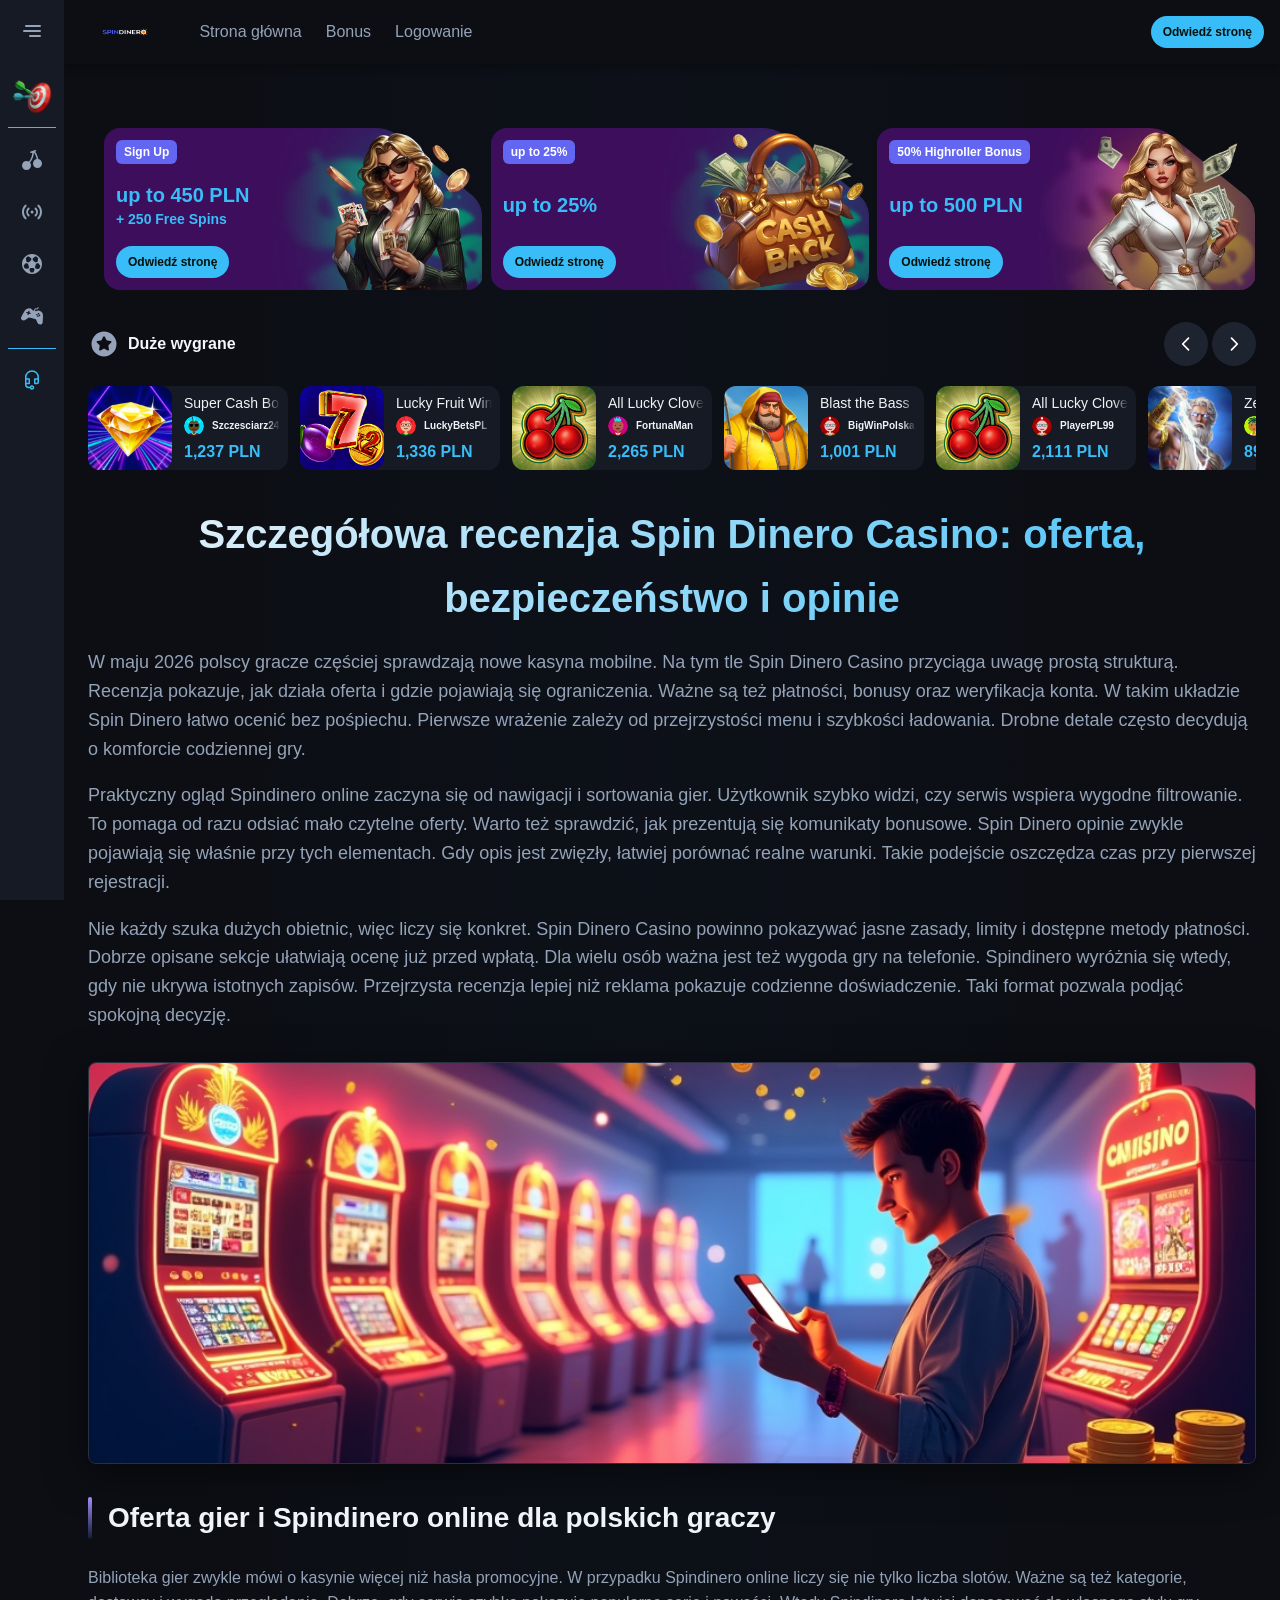
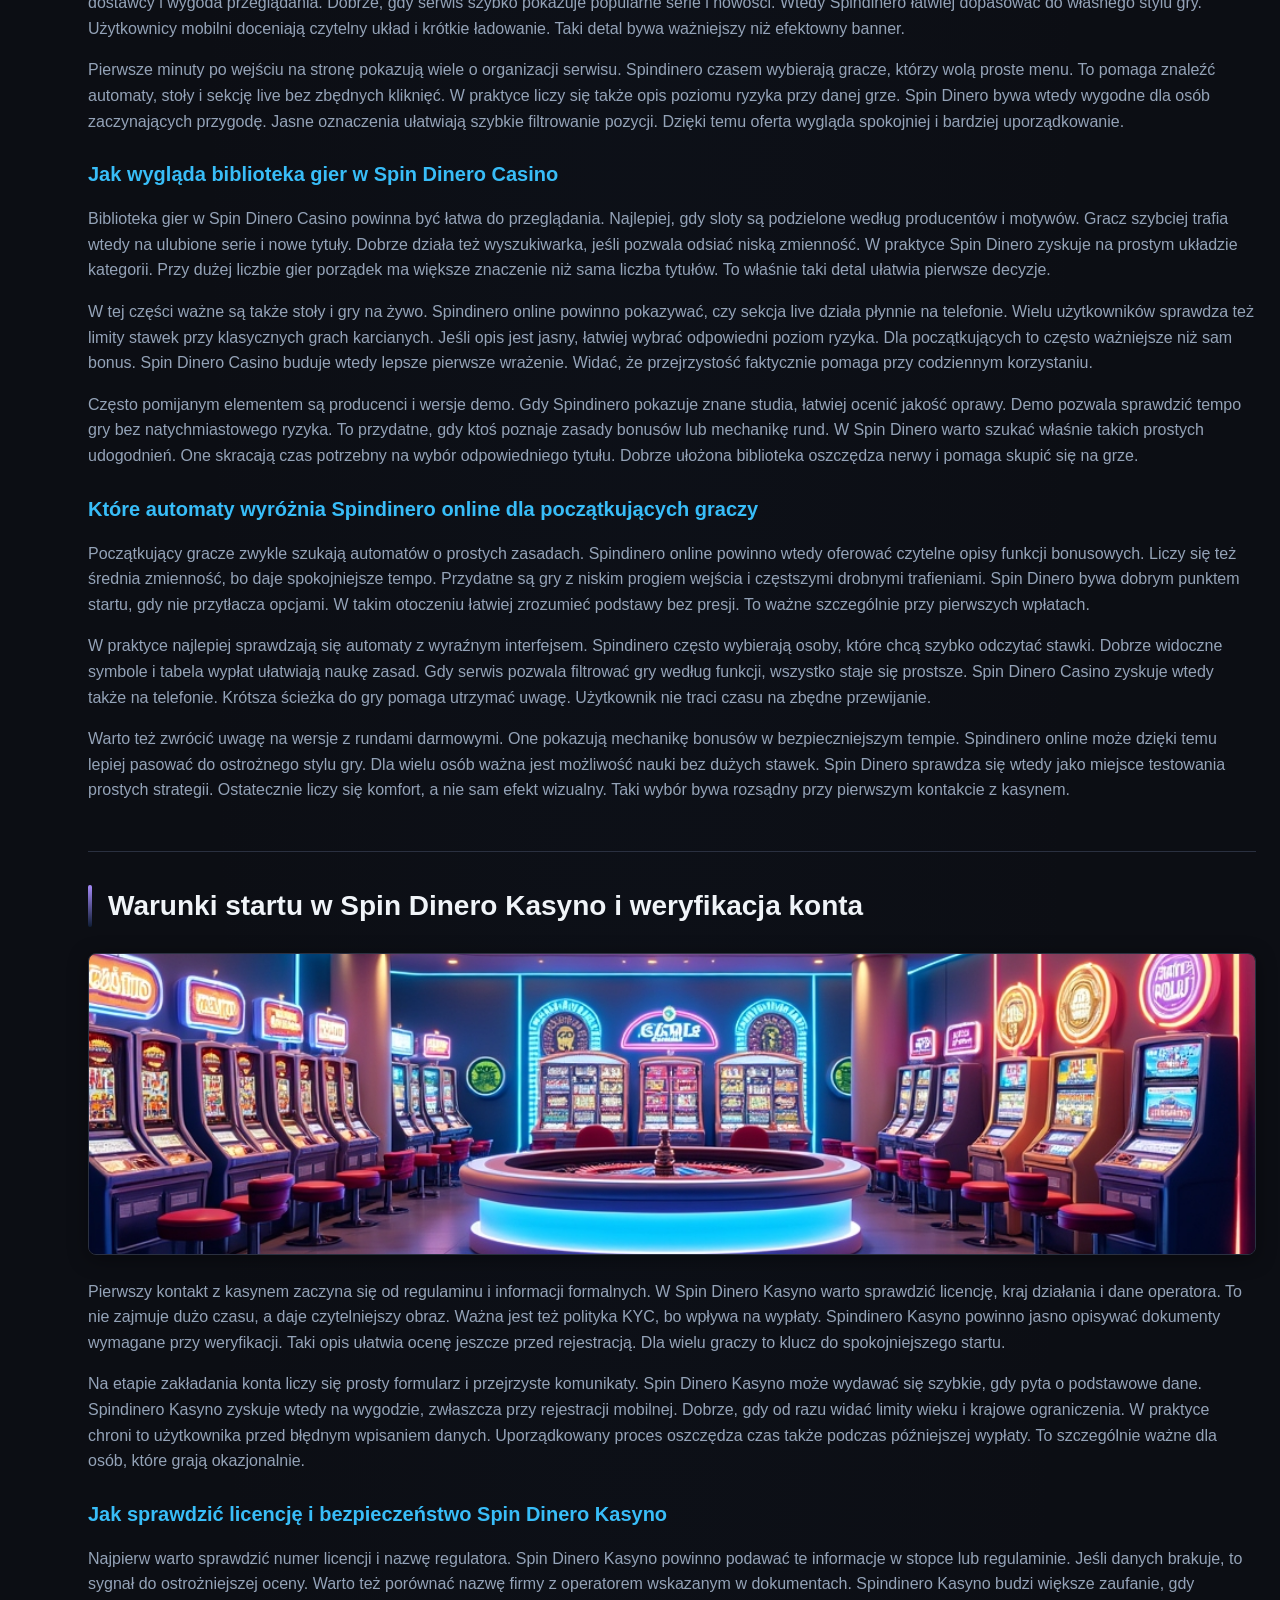
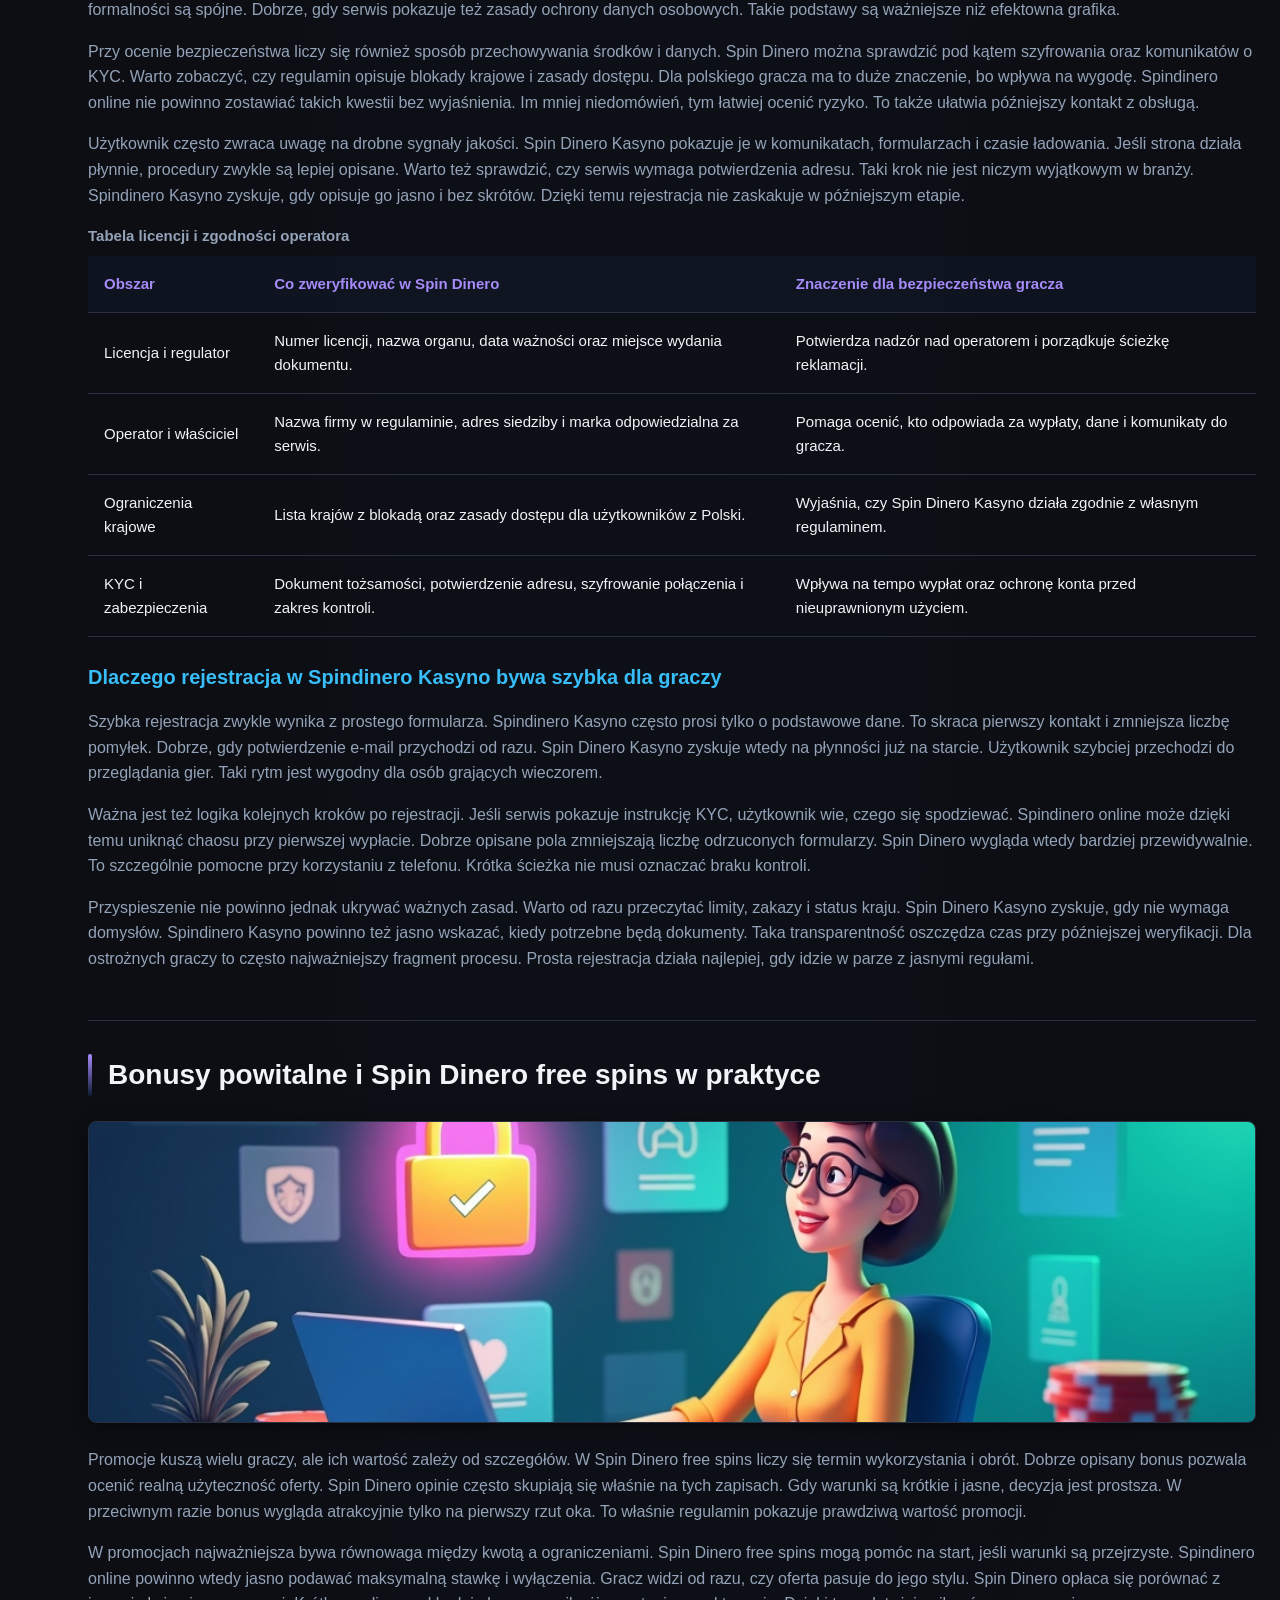
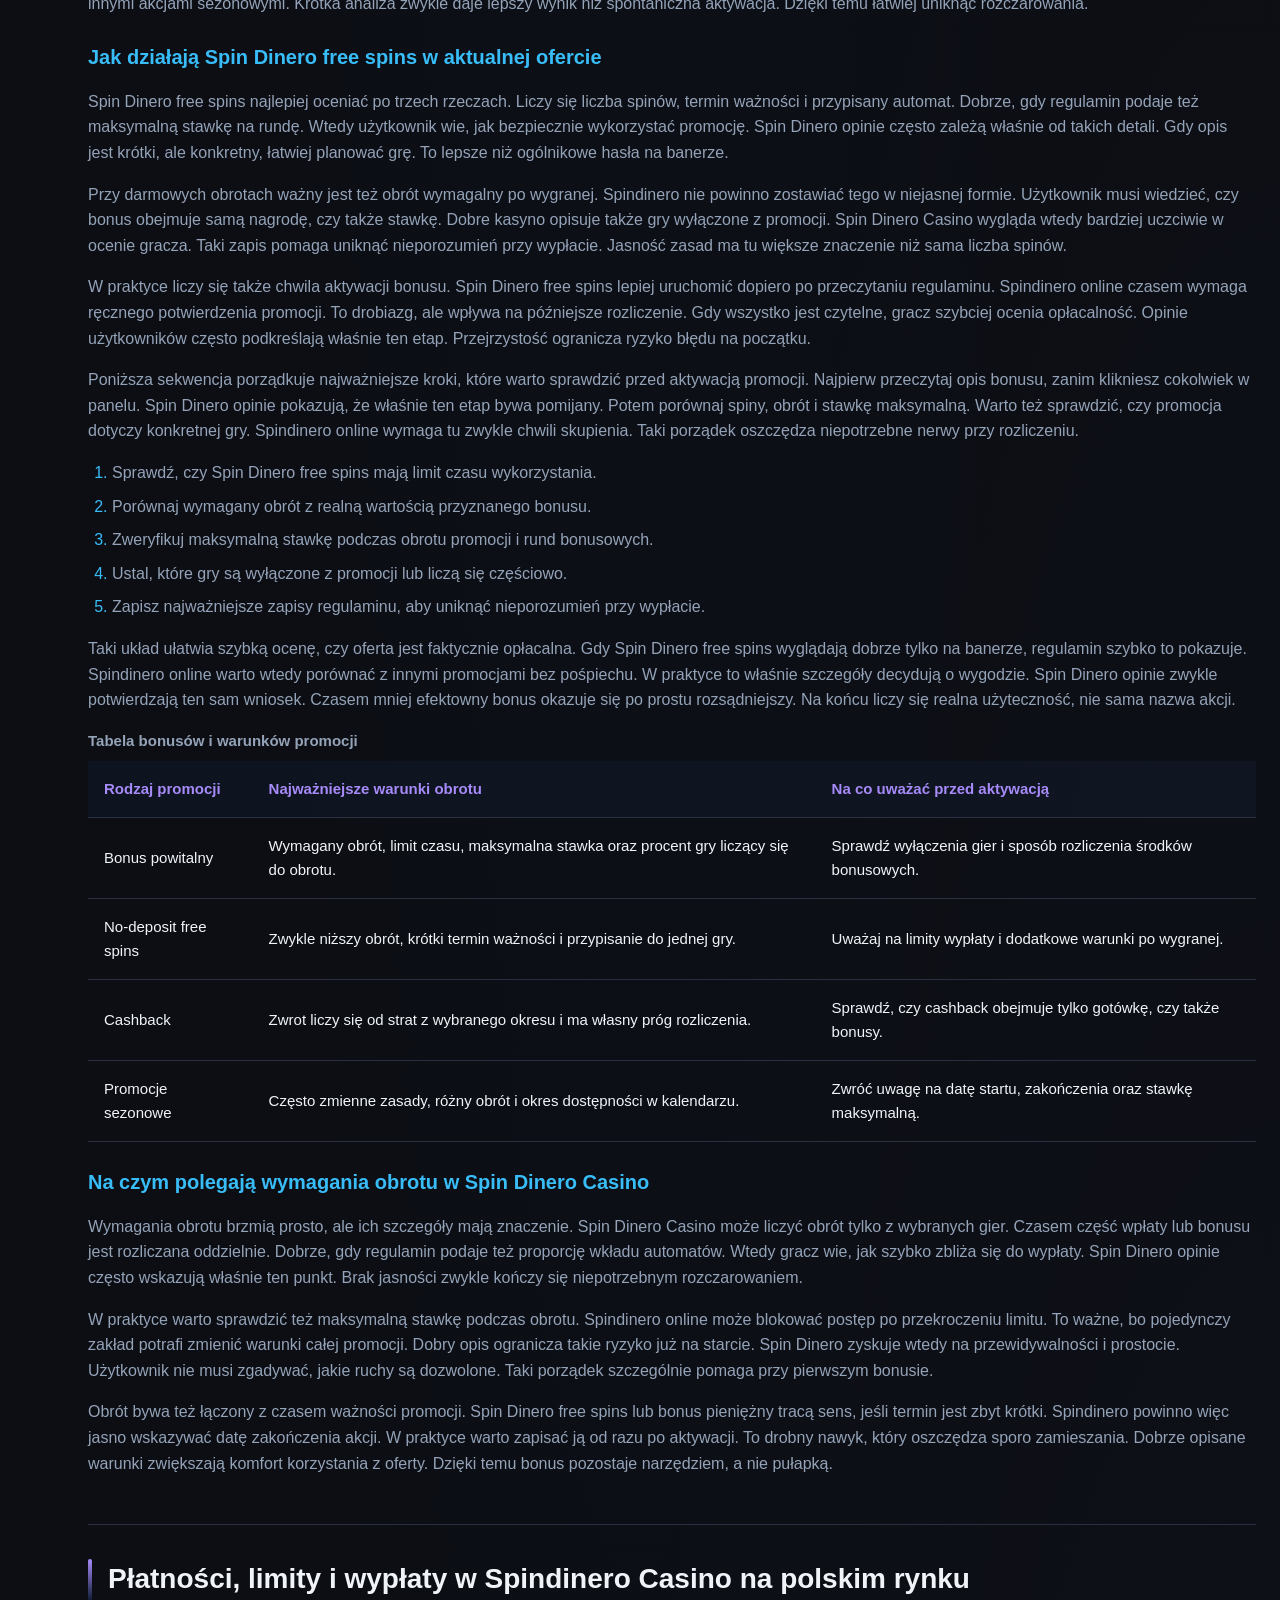
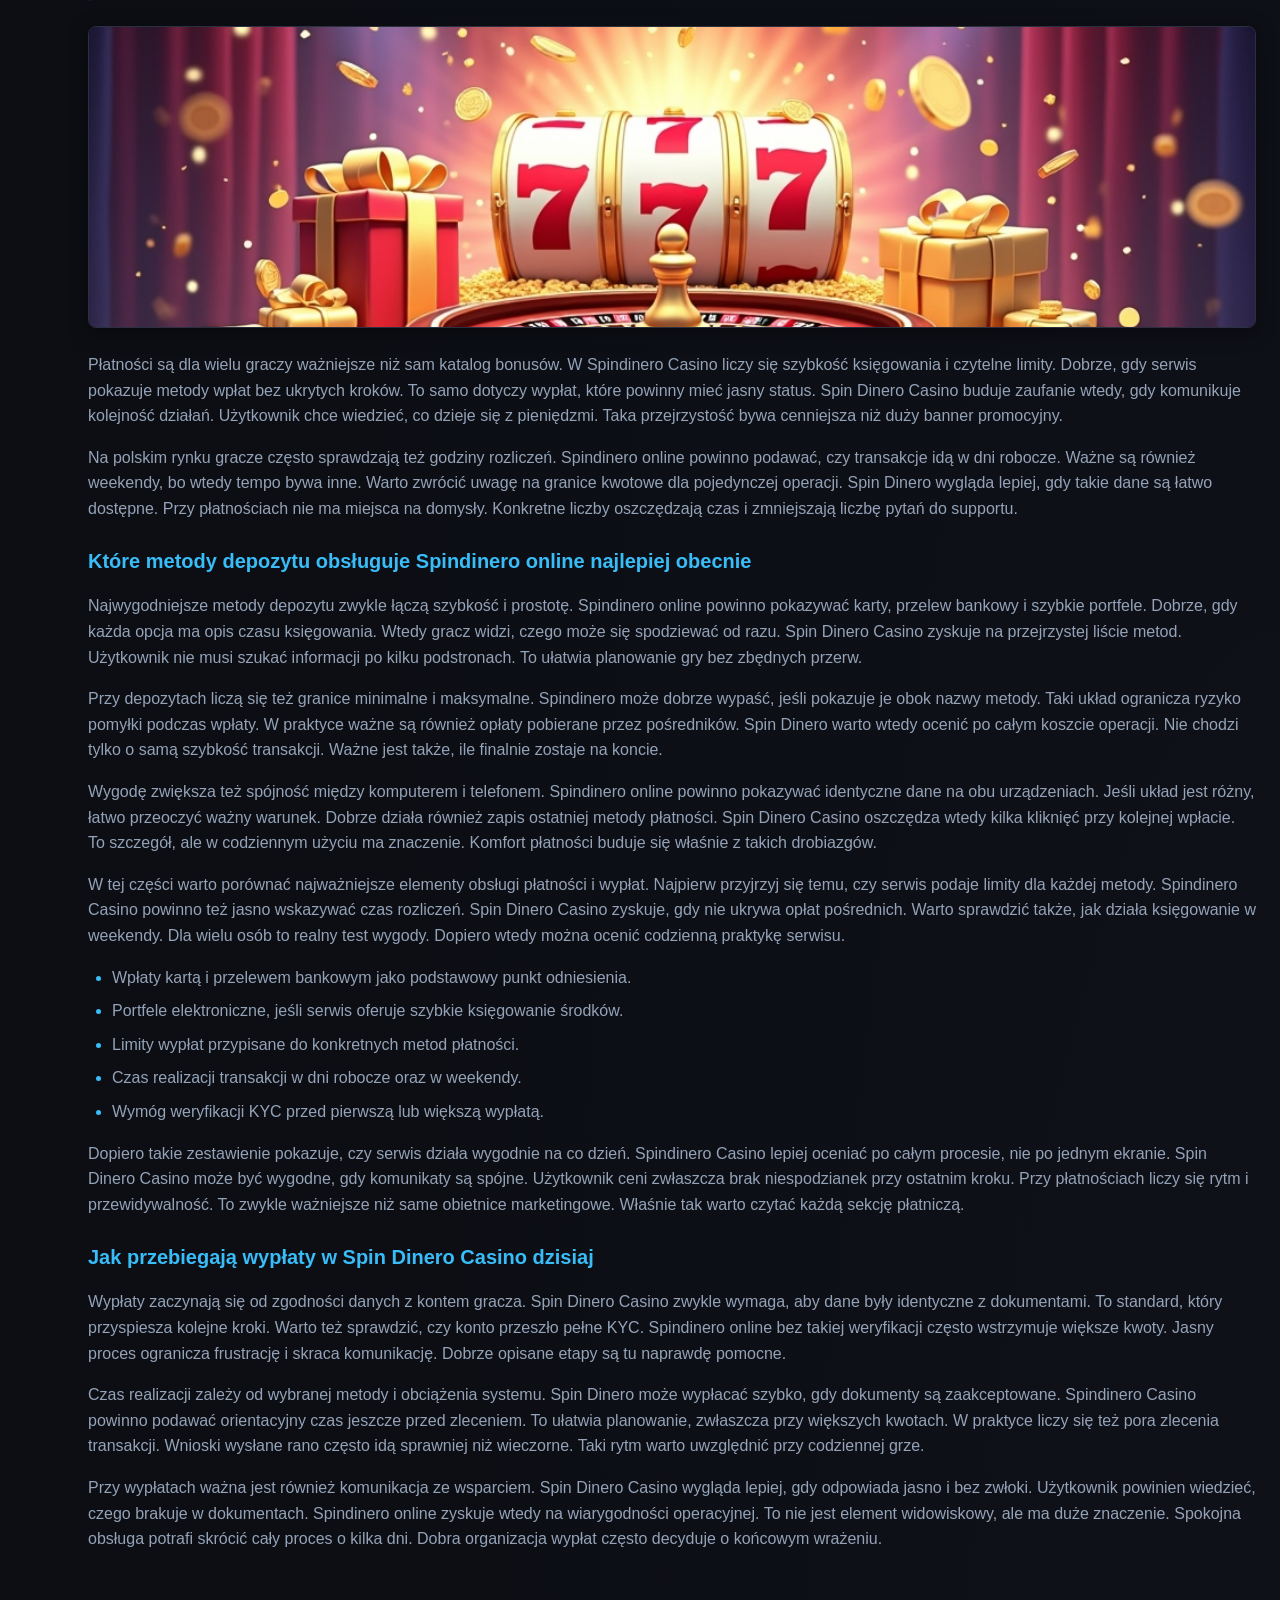
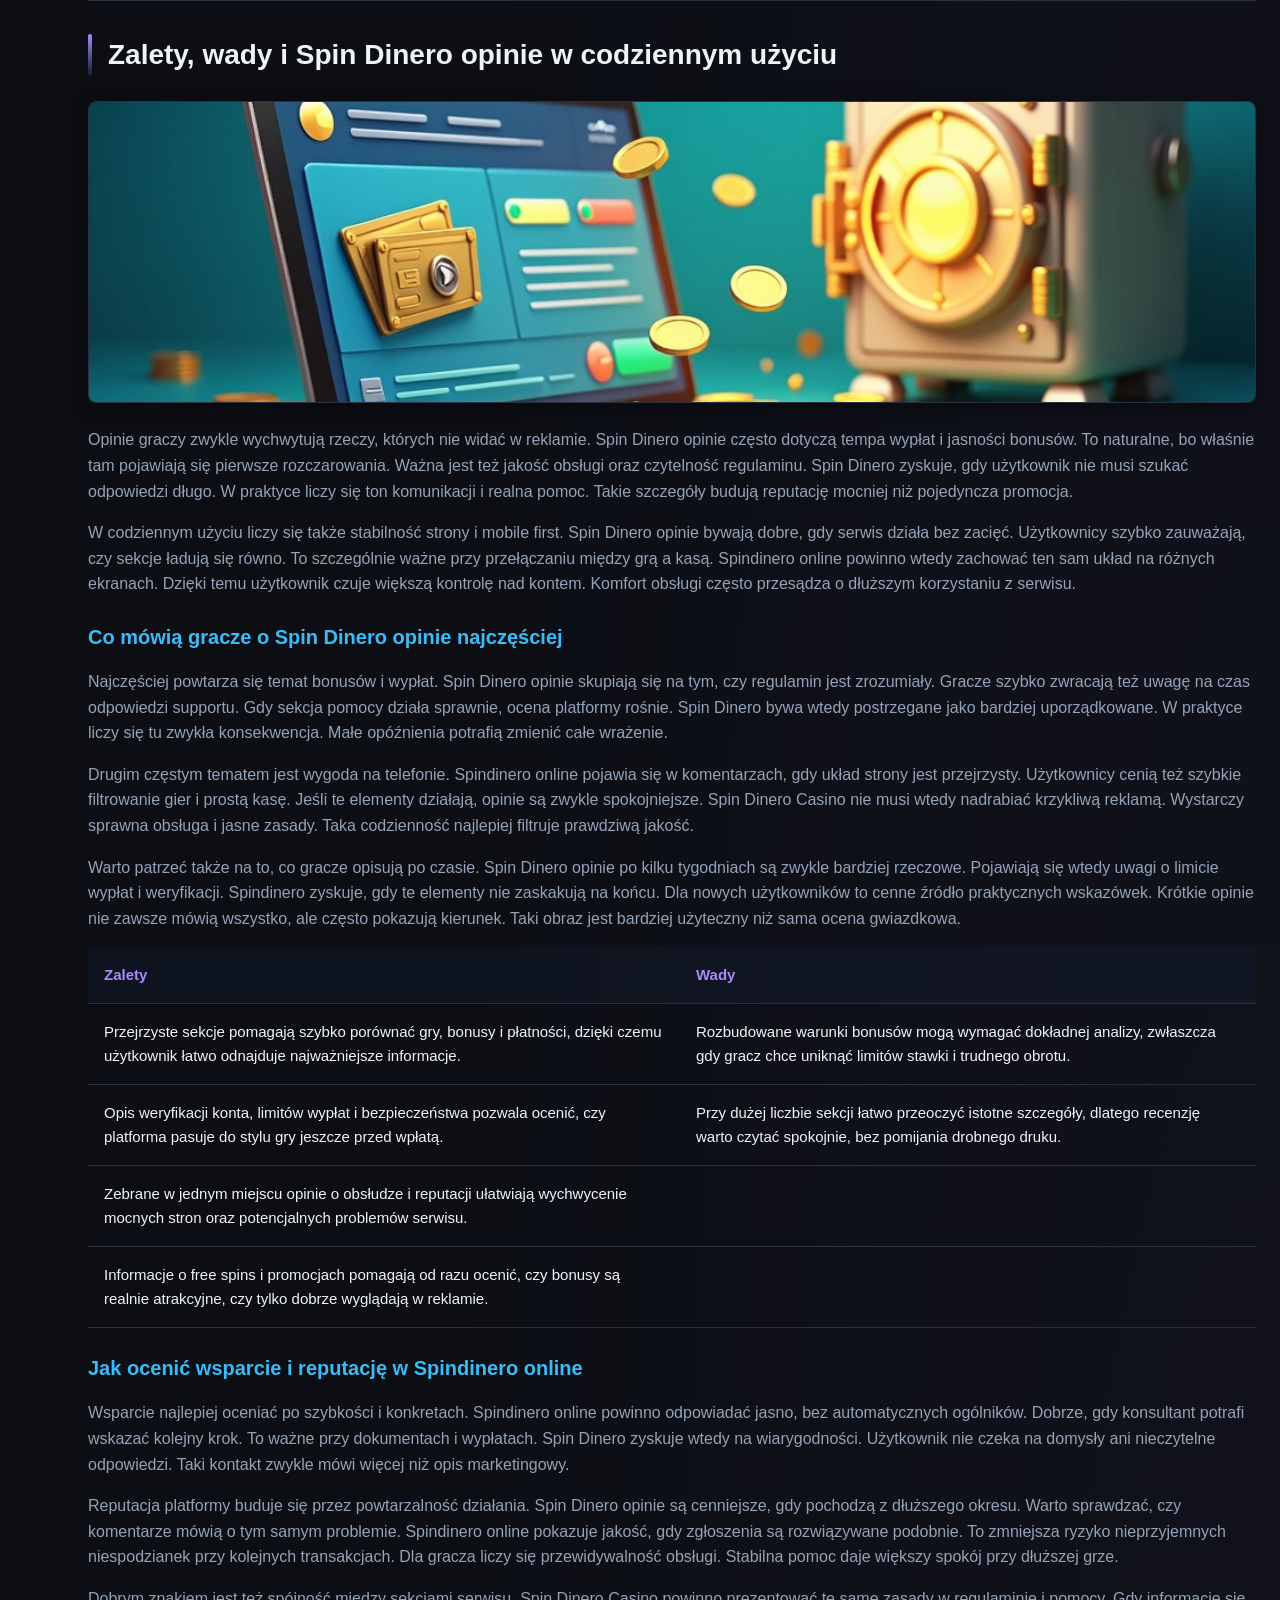
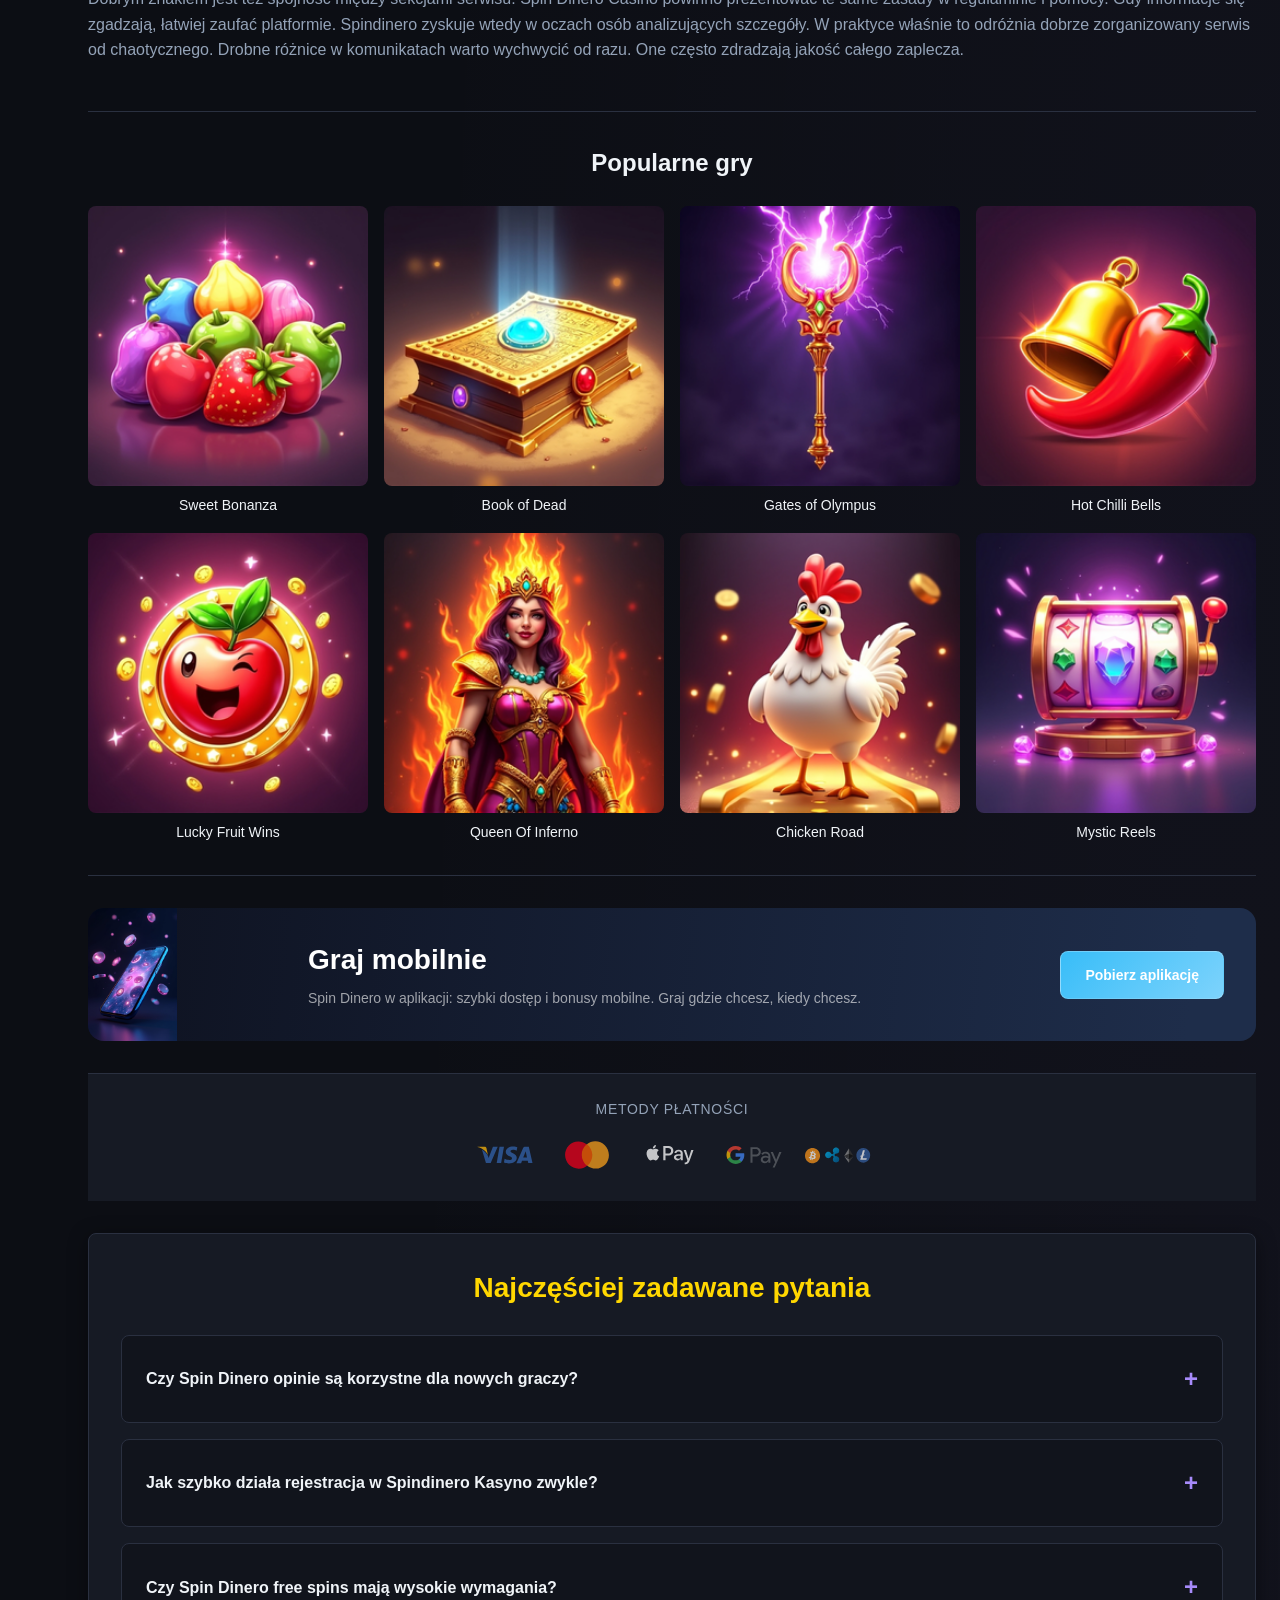
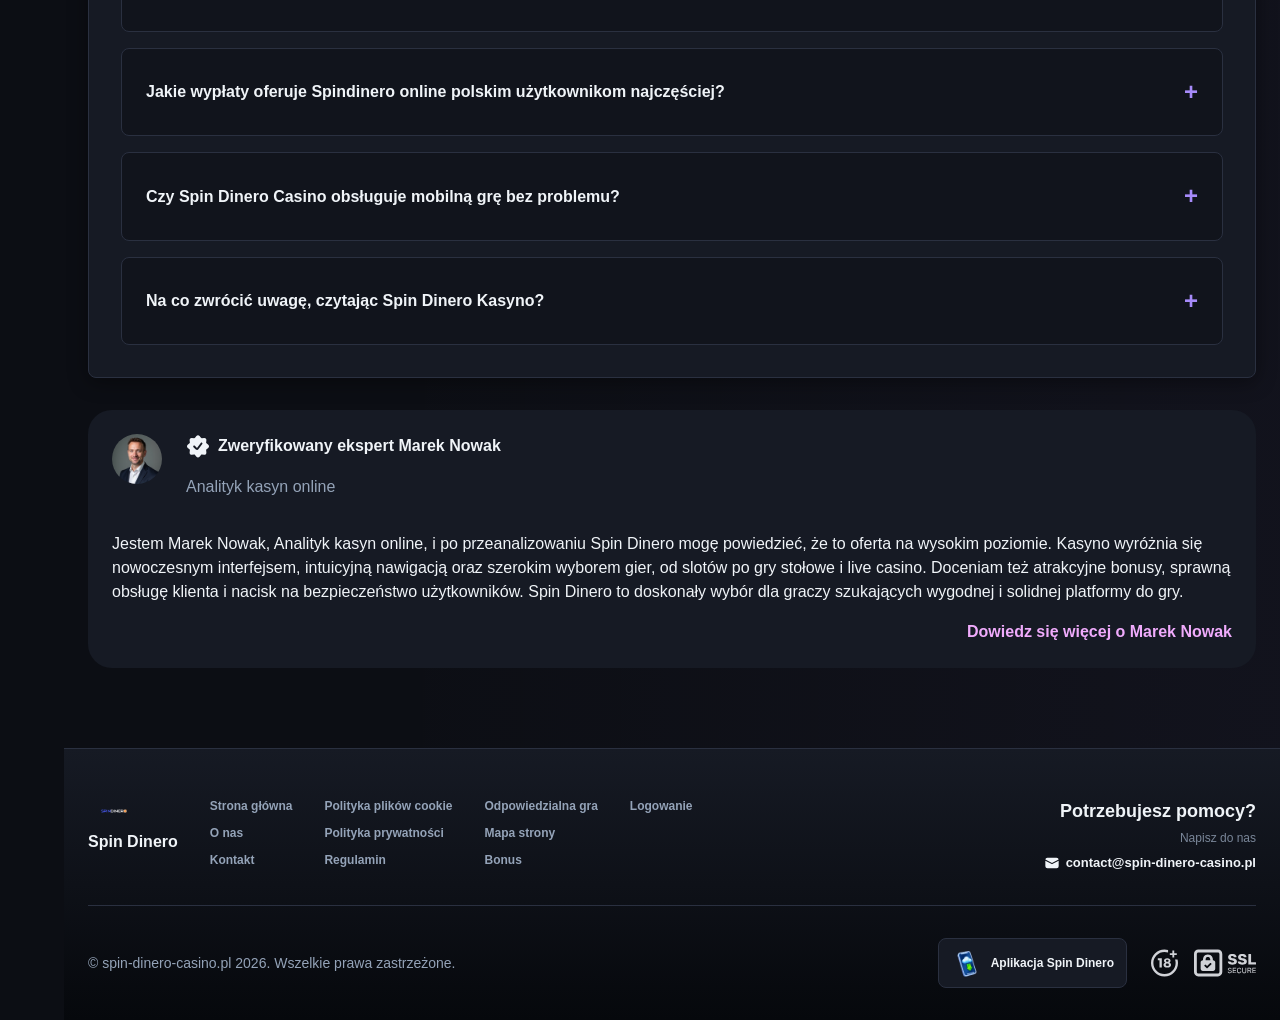
<file: pl-PL/index.html>
<!DOCTYPE html>
<html lang="pl-PL">
<head>
    <meta charset="UTF-8">
    <meta name="viewport" content="width=device-width, initial-scale=1.0">
    <meta http-equiv="X-UA-Compatible" content="IE=edge">
    <meta name="robots" content="index, follow">
    <meta name="revisit-after" content="7 days">
    <title>Spin Dinero – oficjalne kasyno online dla graczy</title>
    <meta name="title" content="Spin Dinero – oficjalne kasyno online dla graczy">
    <meta name="description" content="Spin Dinero Casino 🎰 sprawdź ofertę i warunki gry, a w opisie Spin Dinero opinie znajdziesz praktyczne wskazówki dla graczy z Polski. Polecamy sprawdzić.">
    <meta name="keywords" content="Spin Dinero, Spindinero, Spin Dinero free spins, Spin Dinero Casino, Spindinero Casino, Spindinero online, Spin Dinero Kasyno, Spin Dinero opinie, Spindinero Kasyno">

    <link rel="canonical" href="https://pckpiez-lancut.pl/pl-PL/">

    <link rel="icon" type="image/png" sizes="32x32" href="/favicon-32x32.png">

    <meta property="og:title" content="Spin Dinero – oficjalne kasyno online dla graczy">
    <meta property="og:description" content="Spin Dinero Casino 🎰 sprawdź ofertę i warunki gry, a w opisie Spin Dinero opinie znajdziesz praktyczne wskazówki dla graczy z Polski. Polecamy sprawdzić.">
    <meta property="og:type" content="website">
    <meta property="og:url" content="https://pckpiez-lancut.pl/">
    <meta property="og:site_name" content="Spin Dinero">
    <meta property="og:locale" content="pl">
    <meta property="og:image" content="https://pckpiez-lancut.pl/images/logo.png">

    <meta name="twitter:card" content="summary">
    <meta name="twitter:title" content="Spin Dinero – oficjalne kasyno online dla graczy">
    <meta name="twitter:description" content="Spin Dinero Casino 🎰 sprawdź ofertę i warunki gry, a w opisie Spin Dinero opinie znajdziesz praktyczne wskazówki dla graczy z Polski. Polecamy sprawdzić.">
    <meta name="twitter:url" content="https://pckpiez-lancut.pl/">
    <meta name="twitter:image" content="https://pckpiez-lancut.pl/images/logo.png">

    <link rel="stylesheet" href="/css/style.css">

    <link rel="stylesheet" href="/css/layout.css">

</head>
<body>
    <div class="nav-sidebar-ef57932c isFull" id="navSidebar">
        <div class="nav-sidebar-content-ef57932c">
            <div class="nav-sidebar-wrapped-ef57932c">
                <div class="nav-sidebar-header-ef57932c">
                    <button class="nav-sidebar-header-toggle-ef57932c" aria-label="Toggle menu">
                        <span class="nav-sidebar-header-wrap-ef57932c">
                            <svg class="m-icon-ef57932c">
                                <use xlink:href="/assets/icons/sidebar/sprites.svg#hamburger-r"/>
                            </svg>
                        </span>
                    </button>
                </div>
                <div class="nav-sidebar-wrapped-content-ef57932c hideScrollbar-ef57932c">
                    <div class="divider-bottom-ef57932c">
                        <div class="nav-card nav-sidebar-card--wrapped-ef57932c">


                            <a href="/go" class="nav-card__button-ef57932c"
                               title="Misje" rel="noindex nofollow">
                                <img src="/assets/icons/sidebar/missions.webp"
                                     alt="Misje Spin Dinero Kasyno"
                                     title="Misje Spin Dinero Kasyno"
                                     class="nav-card__img-ef57932c">
                            </a>
                        </div>
                    </div>

                        <div class="nav-sidebar-wrapped-item-ef57932c">
                            <a href="/go" title="Wszystkie gry"
                               class="nav-sidebar-icon-ef57932c" rel="noindex nofollow">
                                <svg class="m-icon-ef57932c">
                                    <use xlink:href="/assets/icons/sidebar/sprites.svg#all-games"/>
                                </svg>
                            </a>
                        </div>
                        <div class="nav-sidebar-wrapped-item-ef57932c">
                            <a href="/go" title="Na żywo"
                               class="nav-sidebar-icon-ef57932c" rel="noindex nofollow">
                                <svg class="m-icon-ef57932c">
                                    <use xlink:href="/assets/icons/sidebar/sprites.svg#live"/>
                                </svg>
                            </a>
                        </div>
                        <div class="nav-sidebar-wrapped-item-ef57932c">
                            <a href="/go" title="Sport"
                               class="nav-sidebar-icon-ef57932c" rel="noindex nofollow">
                                <svg class="m-icon-ef57932c">
                                    <use xlink:href="/assets/icons/sidebar/sprites.svg#sport-soccer"/>
                                </svg>
                            </a>
                        </div>
                        <div class="nav-sidebar-wrapped-item-ef57932c">
                            <a href="/go" title="e-sport"
                               class="nav-sidebar-icon-ef57932c" rel="noindex nofollow">
                                <svg class="m-icon-ef57932c">
                                    <use xlink:href="/assets/icons/sidebar/sprites.svg#target-gamepad"/>
                                </svg>
                            </a>
                        </div>

                    <div class="divider-top-ef57932c">
                        <a href="/go" title="Wsparcie"
                           class="nav-sidebar-support-wrapped-ef57932c nav-sidebar-icon-ef57932c" rel="noindex nofollow">
                            <svg class="m-icon-ef57932c">
                                <use xlink:href="/assets/icons/sidebar/sprites.svg#support"/>
                            </svg>
                        </a>
                    </div>
                </div>
            </div>
        </div>
    </div>

    <div class="nav-sidebar-expanded-ef57932c" id="navSidebarExpanded">
        <div class="nav-sidebar-header-ef57932c">
            <button class="nav-sidebar-header-toggle-ef57932c" aria-label="Close menu">
                <span class="nav-sidebar-header-wrap-ef57932c">
                    <svg class="m-icon-ef57932c">
                        <use xlink:href="/assets/icons/sidebar/sprites.svg#cross"/>
                    </svg>
                </span>
            </button>
                <a href="/pl-PL/" class="nav-logo-ef57932c nav-sidebar-header-logo-ef57932c" title="Spin Dinero">
                    <img src="/images/logo.png" alt="Spin Dinero" title="Spin Dinero">
                </a>
        </div>
        <div class="nav-sidebar-expanded-content-ef57932c">
            <div class="nav-sidebar-expanded-scrollY-ef57932c hideScrollbar-ef57932c nav-sidebar-expanded--gap-ef57932c">
                <div class="nav-sidebar-expanded-cards-ef57932c">


                        <div class="nav-card nav-sidebar-card-ef57932c">
                            <a href="/go" class="nav-card__button-ef57932c"
                               title="Bonus" rel="noindex nofollow">
                                <img src="/assets/icons/sidebar/bonus.webp" alt="Bonus Spin Dinero free spins"
                                     title="Bonus Spin Dinero free spins" class="nav-card__img-ef57932c">
                                <span class="nav-card__title-ef57932c">Bonus</span>
                            </a>
                        </div>


                        <div class="nav-card nav-sidebar-card-ef57932c">
                            <a href="/go" class="nav-card__button-ef57932c"
                               title="Misje" rel="noindex nofollow">
                                <img src="/assets/icons/sidebar/missions.webp" alt="Misje Spin Dinero Kasyno"
                                     title="Misje Spin Dinero Kasyno" class="nav-card__img-ef57932c">
                                <span class="nav-card__title-ef57932c">Misje</span>
                            </a>
                        </div>

                    <div class="nav-sidebar-cards-grid-ef57932c">


                            <div class="nav-card nav-sidebar-card-ef57932c">
                                <a href="/go" class="nav-card__button-ef57932c"
                                   title="Koło" rel="noindex nofollow">
                                    <img src="/assets/icons/sidebar/wheel.gif" alt="Koło Spin Dinero"
                                         title="Koło Spin Dinero" class="nav-card__img-ef57932c">
                                    <span class="nav-card__title-ef57932c">Koło</span>
                                </a>
                            </div>


                            <div class="nav-card nav-sidebar-card-ef57932c">
                                <a href="/go" class="nav-card__button-ef57932c"
                                   title="Lojalność" rel="noindex nofollow">
                                    <img src="/assets/icons/sidebar/loyalty.webp" alt="Lojalność Spin Dinero Kasyno"
                                         title="Lojalność Spin Dinero Kasyno" class="nav-card__img-ef57932c">
                                    <span class="nav-card__title-ef57932c">Lojalność</span>
                                </a>
                            </div>


                            <div class="nav-card nav-sidebar-card-ef57932c">
                                <a href="/go" class="nav-card__button-ef57932c"
                                   title="Zwrot gotówki" rel="noindex nofollow">
                                    <img src="/assets/icons/sidebar/cashback.webp" alt="Zwrot gotówki Spindinero Kasyno"
                                         title="Zwrot gotówki Spindinero Kasyno" class="nav-card__img-ef57932c">
                                    <span class="nav-card__title-ef57932c">Zwrot gotówki</span>
                                </a>
                            </div>


                            <div class="nav-card nav-sidebar-card-ef57932c">
                                <a href="/go" class="nav-card__button-ef57932c"
                                   title="Klub VIP" rel="noindex nofollow">
                                    <img src="/assets/icons/sidebar/vipclub.webp" alt="Klub VIP Spin Dinero opinie"
                                         title="Klub VIP Spin Dinero opinie" class="nav-card__img-ef57932c">
                                    <span class="nav-card__title-ef57932c">Klub VIP</span>
                                </a>
                            </div>


                            <div class="nav-card nav-sidebar-card-ef57932c">
                                <a href="/go" class="nav-card__button-ef57932c"
                                   title="Promocje" rel="noindex nofollow">
                                    <img src="/assets/icons/sidebar/promotions.webp" alt="Promocje Spin Dinero free spins"
                                         title="Promocje Spin Dinero free spins" class="nav-card__img-ef57932c">
                                    <span class="nav-card__title-ef57932c">Promocje</span>
                                </a>
                            </div>
                    </div>
                </div>

                <ul class="nav-sidebar-items-ef57932c nav-sidebar-expanded-items-ef57932c">
                        <li class="nav-sidebar-items-item">
                            <a href="/go" class="nav-sidebar-items-dropdown"
                               title="Wszystkie gry" rel="noindex nofollow">
                                <div class="nav-sidebar-items-title-ef57932c nav-sidebar-items-title--light-ef57932c">
                                    <div class="m-icon-container-ef57932c nav-sidebar-item-icon-ef57932c">
                                        <svg class="m-icon-ef57932c">
                                            <use xlink:href="/assets/icons/sidebar/sprites.svg#all-games"/>
                                        </svg>
                                    </div>
                                    <span>Wszystkie gry</span>
                                </div>
                            </a>
                        </li>
                        <li class="nav-sidebar-items-item">
                            <a href="/go" class="nav-sidebar-items-dropdown"
                               title="Na żywo" rel="noindex nofollow">
                                <div class="nav-sidebar-items-title-ef57932c nav-sidebar-items-title--light-ef57932c">
                                    <div class="m-icon-container-ef57932c nav-sidebar-item-icon-ef57932c">
                                        <svg class="m-icon-ef57932c">
                                            <use xlink:href="/assets/icons/sidebar/sprites.svg#live"/>
                                        </svg>
                                    </div>
                                    <span>Na żywo</span>
                                </div>
                            </a>
                        </li>
                        <li class="nav-sidebar-items-item">
                            <a href="/go" class="nav-sidebar-items-dropdown"
                               title="Sport" rel="noindex nofollow">
                                <div class="nav-sidebar-items-title-ef57932c nav-sidebar-items-title--light-ef57932c">
                                    <div class="m-icon-container-ef57932c nav-sidebar-item-icon-ef57932c">
                                        <svg class="m-icon-ef57932c">
                                            <use xlink:href="/assets/icons/sidebar/sprites.svg#sport-soccer"/>
                                        </svg>
                                    </div>
                                    <span>Sport</span>
                                </div>
                            </a>
                        </li>
                        <li class="nav-sidebar-items-item">
                            <a href="/go" class="nav-sidebar-items-dropdown"
                               title="e-sport" rel="noindex nofollow">
                                <div class="nav-sidebar-items-title-ef57932c nav-sidebar-items-title--light-ef57932c">
                                    <div class="m-icon-container-ef57932c nav-sidebar-item-icon-ef57932c">
                                        <svg class="m-icon-ef57932c">
                                            <use xlink:href="/assets/icons/sidebar/sprites.svg#target-gamepad"/>
                                        </svg>
                                    </div>
                                    <span>e-sport</span>
                                </div>
                            </a>
                        </li>
                </ul>

                <ul class="nav-sidebar-items-ef57932c nav-sidebar-expanded-items-ef57932c flex-1-ef57932c"></ul>

                <div class="nav-sidebar-expanded-support-ef57932c">
                    <div class="nav-sidebar-expanded-support-help-ef57932c">
                        <a href="/go" title="Wsparcie"
                           class="m-button-ef57932c m-button--success-ef57932c m-button--m-ef57932c nav-sidebar-support-ef57932c"
                           rel="noindex nofollow">
                            <div class="m-button-content-ef57932c">
                                <svg class="m-icon-ef57932c">
                                    <use xlink:href="/assets/icons/sidebar/sprites.svg#support"/>
                                </svg>
                                Wsparcie
                            </div>
                        </a>
                    </div>
                </div>

                <div class="nav-sidebar-expanded-app-links-ef57932c">
                    <a href="/go" class="footer-app-button-ef57932c"
                       title="Aplikacja Spin Dinero" rel="noindex nofollow">
                        <img class="footer-app-button-image-ef57932c"
                             alt="Aplikacja Spin Dinero"
                             title="Aplikacja Spin Dinero"
                             src="/assets/icons/mobile/app-button-icon.webp">
                        <div class="footer-app-button-text-ef57932c">
                            <p class="m-text-ef57932c m-fs12-ef57932c m-fw700-ef57932c m-lh160-ef57932c footer-app-button-title-ef57932c">Aplikacja Spin Dinero</p>
                            <p class="m-text-ef57932c m-fs10-ef57932c m-fw500-ef57932c m-lh160-ef57932c footer-app-button-description-ef57932c"
                               style="color: #ffffff;">Zainstaluj naszą aplikację</p>
                        </div>
                    </a>
                </div>
            </div>
        </div>
    </div>

    <div class="bottom-overlays-ef57932c">
        <div class="bottom-action-buttons-ef57932c bottom-overlays__action-buttons-ef57932c">
            <div class="bottom-communication-button-ef57932c">
                <button class="m-button-ef57932c m-gradient-border m-button--secondary-ef57932c m-button--m-ef57932c scroll-top-btn-ef57932c"
                        aria-label="Scroll to top" title="Scroll to top">
                    <div class="m-icon-container-ef57932c">
                        <span class="scroll-top-arrow-ef57932c">&uarr;</span>
                    </div>
                </button>
            </div>
        </div>

        <nav class="mobile-nav-ef57932c" aria-label="Mobile navigation">
            <div class="mobile-nav-wrap-ef57932c">
                <a href="/go" title="Wszystkie gry"
                   rel="noindex nofollow" target="_blank">
                    <div class="mobile-nav-item-ef57932c">
                        <div class="mobile-nav-item__icon-wrap-ef57932c">
                            <svg class="m-icon-ef57932c m-icon-loadable mobile-nav-item__icon-ef57932c">
                                <use xlink:href="/assets/icons/sidebar/sprites.svg#all-games"/>
                            </svg>
                        </div>
                        <p class="m-text-ef57932c m-fs10-ef57932c m-fw600-ef57932c m-lh160-ef57932c m-text-center-ef57932c mobile-nav-item__text-ef57932c">Wszystkie gry</p>
                    </div>
                </a>

                <a href="/go" title="Sport"
                   rel="noindex nofollow" target="_blank">
                    <div class="mobile-nav-item-ef57932c">
                        <div class="mobile-nav-item__icon-wrap-ef57932c">
                            <svg class="m-icon-ef57932c m-icon-loadable mobile-nav-item__icon-ef57932c">
                                <use xlink:href="/assets/icons/sidebar/sprites.svg#sport-soccer"/>
                            </svg>
                        </div>
                        <p class="m-text-ef57932c m-fs10-ef57932c m-fw600-ef57932c m-lh160-ef57932c m-text-center-ef57932c mobile-nav-item__text-ef57932c">Sport</p>
                    </div>
                </a>

                <div class="mobile-nav-item-ef57932c">
                    <a href="/go"
                       class="m-button-ef57932c m-gradient-border m-button--primary-ef57932c m-button--m-ef57932c mobile-nav-item__icon-wrap-ef57932c"
                       title="Odwiedź stronę"
                       rel="noindex nofollow" target="_blank">
                        <div class="m-button-content-ef57932c">
                            <svg class="m-icon-ef57932c m-icon-loadable mobile-nav-item__icon-ef57932c">
                                <use xlink:href="/assets/icons/sidebar/sprites.svg#person"/>
                            </svg>
                        </div>
                    </a>
                    <p class="m-text-ef57932c m-fs10-ef57932c m-fw600-ef57932c m-lh160-ef57932c m-text-center-ef57932c mobile-nav-item__text-ef57932c">Odwiedź stronę</p>
                </div>

                <a href="/go" title="Bonus"
                   rel="noindex nofollow" target="_blank">
                    <div class="mobile-nav-item-ef57932c">
                        <div class="mobile-nav-item__icon-wrap-ef57932c">
                            <svg class="m-icon-ef57932c m-icon-loadable mobile-nav-item__icon-ef57932c">
                                <use xlink:href="/assets/icons/sidebar/sprites.svg#gift"/>
                            </svg>
                        </div>
                        <p class="m-text-ef57932c m-fs10-ef57932c m-fw600-ef57932c m-lh160-ef57932c m-text-center-ef57932c mobile-nav-item__text-ef57932c">Bonus</p>
                    </div>
                </a>

                <a href="/go" title="Misje"
                   rel="noindex nofollow" target="_blank">
                    <div class="mobile-nav-item-ef57932c">
                        <div class="mobile-nav-item__icon-wrap-ef57932c">
                            <svg class="m-icon-ef57932c m-icon-loadable mobile-nav-item__icon-ef57932c">
                                <use xlink:href="/assets/icons/sidebar/sprites.svg#activities"/>
                            </svg>
                        </div>
                        <p class="m-text-ef57932c m-fs10-ef57932c m-fw600-ef57932c m-lh160-ef57932c m-text-center-ef57932c mobile-nav-item__text-ef57932c">Misje</p>
                    </div>
                </a>
            </div>
        </nav>
    </div>


    <div class="site-wrapper-ef57932c with-sidebar-ef57932c">
<nav class="main-nav-ef57932c">
    <div class="main-nav-content-ef57932c">
        <div class="main-nav-content-left-ef57932c">
            <button class="main-nav-content-toggle-ef57932c nav-sidebar-header-toggle-ef57932c" aria-label="Toggle menu" aria-expanded="false">
                <svg class="m-icon-ef57932c m-icon-loadable">
                    <use xlink:href="/assets/icons/sidebar/sprites.svg#hamburger"/>
                </svg>
            </button>

            <a href="/pl-PL/" class="nav-logo-ef57932c main-nav-logo-ef57932c" title="Spin Dinero">
                <img src="/images/logo.png" alt="Spin Dinero" title="Spin Dinero">
            </a>
        </div>

        <div class="main-nav-content-center-ef57932c">
            <a href="/pl-PL/" class="nav-link-ef57932c" title="Strona główna">Strona główna</a>
            <a href="/bonus/" class="nav-link-ef57932c" title="Bonus">Bonus</a>
            <a href="/login/" class="nav-link-ef57932c" title="Logowanie">Logowanie</a>
        </div>

        <div class="main-nav-content-auth-ef57932c">
            <a class="m-button-ef57932c m-gradient-border m-button--primary-ef57932c m-button--s-ef57932c"
               href="/go" title="Odwiedź stronę"
               rel="noindex nofollow" target="_blank">
                <div class="m-button-content-ef57932c">Odwiedź stronę</div>
            </a>
        </div>
    </div>
</nav>
        <main class="main-content-ef57932c">
<article class="page-content-ef57932c">
    <div class="container-ef57932c">


<section class="lobby-banners-ef57932c">
    <div class="lobby-slider-ef57932c" style="--max-slide-width:auto;--bp-xxxl-plus:33.3333%;--slides-xxxl-plus:3;--bp-xxxl:33.3333%;--slides-xxxl:3;--bp-xxl:33.3333%;--slides-xxl:3;--bp-xl-2:33.3333%;--slides-xl-2:3;--bp-xl:100%;--slides-xl:1;--bp-l:100%;--slides-l:1;--bp-m:100%;--slides-m:1;--bp-s:100%;--slides-s:1;--bp-xs:100%;--slides-xs:1;--bp-xxs:100%;--slides-xxs:1;">
        <div class="lobby-slider__scroll-wrap-ef57932c">
            <div class="lobby-slider__scroll-box-ef57932c">
                <div class="lobby-slider__slide-ef57932c">
                    <div class="lobby-slider__slide-content-ef57932c">
                        <div class="lobby-banners__banner">
                            <div class="lobby-banner-ef57932c">
                                <div class="lobby-banner-picture-ef57932c lobby-banner__image-ef57932c">
                                    <picture class="banner-picture-ef57932c">
                                        <img src="/assets/banners/play-jonny.webp" alt="Sign Up Spindinero Casino" title="Sign Up Spindinero Casino" fetchpriority="high" loading="eager" decoding="async">
                                    </picture>
                                </div>
                                <div class="lobby-banner__content-ef57932c">
                                    <div class="lobby-badge-ef57932c lobby-badge--secondary-ef57932c lobby-badge--m-ef57932c">
                                        <div class="lobby-badge-content-ef57932c">
                                            <div class="lobby-badge-text-ef57932c">Sign Up</div>
                                        </div>
                                    </div>
                                    <div class="lobby-banner__text-ef57932c">
                                        <p class="lobby-banner-text-ef57932c lobby-banner-text--header-ef57932c" style="color:var(--color-at400);">
                                            up to 450 PLN
                                        </p>
                                        <p class="lobby-banner-text-ef57932c lobby-banner-text--body-ef57932c" style="color:var(--color-at400);">
                                            + 250 Free Spins
                                        </p>
                                    </div>
                                    <a href="/go" rel="noindex nofollow" target="_blank" class="lobby-btn-ef57932c lobby-btn--primary-ef57932c lobby-btn--s-ef57932c" title="Sign Up Odwiedź stronę">
                                        <div class="lobby-btn-content-ef57932c">Odwiedź stronę</div>
                                    </a>
                                </div>
                            </div>
                        </div>
                    </div>
                </div>
                <div class="lobby-slider__slide-ef57932c">
                    <div class="lobby-slider__slide-content-ef57932c">
                        <div class="lobby-banners__banner">
                            <div class="lobby-banner-ef57932c">
                                <div class="lobby-banner-picture-ef57932c lobby-banner__image-ef57932c">
                                    <picture class="banner-picture-ef57932c">
                                        <img src="/assets/banners/playjonny.webp" alt="up to 25% Spin Dinero free spins" title="up to 25% Spin Dinero free spins" loading="lazy" fetchpriority="low" decoding="async">
                                    </picture>
                                </div>
                                <div class="lobby-banner__content-ef57932c">
                                    <div class="lobby-badge-ef57932c lobby-badge--secondary-ef57932c lobby-badge--m-ef57932c">
                                        <div class="lobby-badge-content-ef57932c">
                                            <div class="lobby-badge-text-ef57932c">up to 25%</div>
                                        </div>
                                    </div>
                                    <div class="lobby-banner__text-ef57932c">
                                        <p class="lobby-banner-text-ef57932c lobby-banner-text--header-ef57932c" style="color:var(--color-at400);">
                                            up to 25%
                                        </p>
                                    </div>
                                    <a href="/go" rel="noindex nofollow" target="_blank" class="lobby-btn-ef57932c lobby-btn--primary-ef57932c lobby-btn--s-ef57932c" title="up to 25% Odwiedź stronę">
                                        <div class="lobby-btn-content-ef57932c">Odwiedź stronę</div>
                                    </a>
                                </div>
                            </div>
                        </div>
                    </div>
                </div>
                <div class="lobby-slider__slide-ef57932c">
                    <div class="lobby-slider__slide-content-ef57932c">
                        <div class="lobby-banners__banner">
                            <div class="lobby-banner-ef57932c">
                                <div class="lobby-banner-picture-ef57932c lobby-banner__image-ef57932c">
                                    <picture class="banner-picture-ef57932c">
                                        <img src="/assets/banners/play-jonny-casino.webp" alt="50% Highroller Bonus Spindinero online" title="50% Highroller Bonus Spindinero online" loading="lazy" fetchpriority="low" decoding="async">
                                    </picture>
                                </div>
                                <div class="lobby-banner__content-ef57932c">
                                    <div class="lobby-badge-ef57932c lobby-badge--secondary-ef57932c lobby-badge--m-ef57932c">
                                        <div class="lobby-badge-content-ef57932c">
                                            <div class="lobby-badge-text-ef57932c">50% Highroller Bonus</div>
                                        </div>
                                    </div>
                                    <div class="lobby-banner__text-ef57932c">
                                        <p class="lobby-banner-text-ef57932c lobby-banner-text--header-ef57932c" style="color:var(--color-at400);">
                                            up to 500 PLN
                                        </p>
                                    </div>
                                    <a href="/go" rel="noindex nofollow" target="_blank" class="lobby-btn-ef57932c lobby-btn--primary-ef57932c lobby-btn--s-ef57932c" title="50% Highroller Bonus Odwiedź stronę">
                                        <div class="lobby-btn-content-ef57932c">Odwiedź stronę</div>
                                    </a>
                                </div>
                            </div>
                        </div>
                    </div>
                </div>
            </div>
        </div>
    </div>
</section>

<section class="recent-big-wins-section-ef57932c">
    <div class="recent-big-wins-slider-ef57932c"
         data-asset-pools='{"avatar_files": ["40x40.0.webp", "40x40.1.webp", "40x40.2.webp", "40x40.3.webp", "40x40.4.webp", "40x40.5.webp", "40x40.6.webp", "40x40.7.webp", "40x40.8.webp", "40x40.9.webp", "40x40.10.webp", "40x40.11.webp", "40x40.12.webp", "40x40.13.webp", "40x40.14.webp"], "currency": "PLN", "game_icons": ["inout.webp", "penguinking.webp", "penguinking1.webp", "shadylady.oops.webp", "softswiss.1spin4win-LuckyFruitWins100_designed.webp", "softswiss.scatterkings-GoldLuckSizzlingSevens.webp", "softswiss.softswiss-AllLuckyClover100_designed.webp", "softswiss.softswiss-BurningChilliX_designed.webp", "softswiss.softswiss-HotChilliBells_designed.webp", "softswiss.webp", "spinomenal.SlotMachine_ZeusUnchainedHoldHit_designed.webp", "spinomenal.webp"], "game_names": ["Chicken Road", "Super Cash Boost: Hold \u0026 Win", "Break the Piggy Bank", "Oops", "Lucky Fruit Wins 100", "Inferno Sevens", "All Lucky Clovers 100", "Burning Chilli X", "Hot Chilli Bells", "Blast the Bass", "Zeus Unchained - Hold \u0026 Hit", "Queen Of Inferno"], "max_amount": 2500, "min_amount": 300, "usernames": ["LuckyGracz", "ZlotyWin77", "SlotMasterPL", "JackpotPro2024", "WygranyAce", "KasaHunter", "SpinKrol88", "MegaWygrana", "PlayerPL99", "Fortuna777", "KasynoHero", "LuckyBetsPL", "BonusowyGracz", "Szczesciarz24", "WinatorX", "GoldSlotter", "KrolJackpot", "SpinWinner7", "Gracz888", "MegaLuckPL", "TurboWygrana", "ReelMasterPL", "FortunaMan", "BigWinPolska", "JackpotBlysk"]}'
         data-keywords='["Spin Dinero Casino", "Spin Dinero", "Spindinero", "Spindinero Casino", "Spin Dinero free spins", "Spin Dinero Kasyno", "Spindinero Kasyno", "Spin Dinero opinie", "Spindinero online"]'
         data-auto-rotate="true"
         data-interval="3000"
         style="--perRow: 5; --duration: 0.6s; --perRowDefault: 5; --perRowMiddle: 4; --perRowMin: 3;">

        <!-- Header with title and controls -->
        <div class="recent-big-wins-header-ef57932c">
            <div class="recent-big-wins-header__title-ef57932c">
                <svg class="bw-icon-ef57932c">
                    <use xlink:href="/assets/icons/sidebar/sprites.svg#big-wins"/>
                </svg>
                Duże wygrane
            </div>
            <div class="recent-big-wins-header__control-ef57932c">
                <div class="bw-prev-next-arrows-ef57932c">
                    <button class="bw-arrow-btn-ef57932c"
                            aria-label="Slide prev"
                            data-slider-action="prev">
                        <span class="bw-icon-container-ef57932c">
                            <svg class="bw-icon-ef57932c bw-chevron-ef57932c" style="transform: rotate(270deg);">
                                <use xlink:href="/assets/icons/sidebar/sprites.svg#chevron"/>
                            </svg>
                        </span>
                    </button>
                    <button class="bw-arrow-btn-ef57932c"
                            aria-label="Slide next"
                            data-slider-action="next">
                        <span class="bw-icon-container-ef57932c">
                            <svg class="bw-icon-ef57932c bw-chevron-ef57932c" style="transform: rotate(90deg);">
                                <use xlink:href="/assets/icons/sidebar/sprites.svg#chevron"/>
                            </svg>
                        </span>
                    </button>
                </div>
            </div>
        </div>

        <!-- Slider container (populated dynamically by JS) -->
        <div class="recent-big-wins-slider__cards-ef57932c" data-slider-cards>
        </div>
    </div>
</section>

        <header class="page-header-ef57932c">
            <h1>Szczegółowa recenzja Spin Dinero Casino: oferta, bezpieczeństwo i opinie</h1>
            <div class="intro-ef57932c">
                <p>W maju 2026 polscy gracze częściej sprawdzają nowe kasyna mobilne. Na tym tle Spin Dinero Casino przyciąga uwagę prostą strukturą. Recenzja pokazuje, jak działa oferta i gdzie pojawiają się ograniczenia. Ważne są też płatności, bonusy oraz weryfikacja konta. W takim układzie Spin Dinero łatwo ocenić bez pośpiechu. Pierwsze wrażenie zależy od przejrzystości menu i szybkości ładowania. Drobne detale często decydują o komforcie codziennej gry.</p>
                <p>Praktyczny ogląd Spindinero online zaczyna się od nawigacji i sortowania gier. Użytkownik szybko widzi, czy serwis wspiera wygodne filtrowanie. To pomaga od razu odsiać mało czytelne oferty. Warto też sprawdzić, jak prezentują się komunikaty bonusowe. Spin Dinero opinie zwykle pojawiają się właśnie przy tych elementach. Gdy opis jest zwięzły, łatwiej porównać realne warunki. Takie podejście oszczędza czas przy pierwszej rejestracji.</p>
                <p>Nie każdy szuka dużych obietnic, więc liczy się konkret. Spin Dinero Casino powinno pokazywać jasne zasady, limity i dostępne metody płatności. Dobrze opisane sekcje ułatwiają ocenę już przed wpłatą. Dla wielu osób ważna jest też wygoda gry na telefonie. Spindinero wyróżnia się wtedy, gdy nie ukrywa istotnych zapisów. Przejrzysta recenzja lepiej niż reklama pokazuje codzienne doświadczenie. Taki format pozwala podjąć spokojną decyzję.</p>
            </div>
        </header>

        <div class="hero-image-ef57932c">
            <img src="/images/spin_dinero_casino_hero.png" alt="Spin Dinero Casino" title="Spin Dinero Casino" loading="lazy">
        </div>

        <section class="content-section-ef57932c card-ef57932c">
            <h2>Oferta gier i Spindinero online dla polskich graczy</h2>


            <p>Biblioteka gier zwykle mówi o kasynie więcej niż hasła promocyjne. W przypadku Spindinero online liczy się nie tylko liczba slotów. Ważne są też kategorie, dostawcy i wygoda przeglądania. Dobrze, gdy serwis szybko pokazuje popularne serie i nowości. Wtedy Spindinero łatwiej dopasować do własnego stylu gry. Użytkownicy mobilni doceniają czytelny układ i krótkie ładowanie. Taki detal bywa ważniejszy niż efektowny banner.</p>
            <p>Pierwsze minuty po wejściu na stronę pokazują wiele o organizacji serwisu. Spindinero czasem wybierają gracze, którzy wolą proste menu. To pomaga znaleźć automaty, stoły i sekcję live bez zbędnych kliknięć. W praktyce liczy się także opis poziomu ryzyka przy danej grze. Spin Dinero bywa wtedy wygodne dla osób zaczynających przygodę. Jasne oznaczenia ułatwiają szybkie filtrowanie pozycji. Dzięki temu oferta wygląda spokojniej i bardziej uporządkowanie.</p>

                
        <h3>Jak wygląda biblioteka gier w Spin Dinero Casino</h3>
            <p>Biblioteka gier w Spin Dinero Casino powinna być łatwa do przeglądania. Najlepiej, gdy sloty są podzielone według producentów i motywów. Gracz szybciej trafia wtedy na ulubione serie i nowe tytuły. Dobrze działa też wyszukiwarka, jeśli pozwala odsiać niską zmienność. W praktyce Spin Dinero zyskuje na prostym układzie kategorii. Przy dużej liczbie gier porządek ma większe znaczenie niż sama liczba tytułów. To właśnie taki detal ułatwia pierwsze decyzje.</p>
            <p>W tej części ważne są także stoły i gry na żywo. Spindinero online powinno pokazywać, czy sekcja live działa płynnie na telefonie. Wielu użytkowników sprawdza też limity stawek przy klasycznych grach karcianych. Jeśli opis jest jasny, łatwiej wybrać odpowiedni poziom ryzyka. Dla początkujących to często ważniejsze niż sam bonus. Spin Dinero Casino buduje wtedy lepsze pierwsze wrażenie. Widać, że przejrzystość faktycznie pomaga przy codziennym korzystaniu.</p>
            <p>Często pomijanym elementem są producenci i wersje demo. Gdy Spindinero pokazuje znane studia, łatwiej ocenić jakość oprawy. Demo pozwala sprawdzić tempo gry bez natychmiastowego ryzyka. To przydatne, gdy ktoś poznaje zasady bonusów lub mechanikę rund. W Spin Dinero warto szukać właśnie takich prostych udogodnień. One skracają czas potrzebny na wybór odpowiedniego tytułu. Dobrze ułożona biblioteka oszczędza nerwy i pomaga skupić się na grze.</p>



                
        <h3>Które automaty wyróżnia Spindinero online dla początkujących graczy</h3>
            <p>Początkujący gracze zwykle szukają automatów o prostych zasadach. Spindinero online powinno wtedy oferować czytelne opisy funkcji bonusowych. Liczy się też średnia zmienność, bo daje spokojniejsze tempo. Przydatne są gry z niskim progiem wejścia i częstszymi drobnymi trafieniami. Spin Dinero bywa dobrym punktem startu, gdy nie przytłacza opcjami. W takim otoczeniu łatwiej zrozumieć podstawy bez presji. To ważne szczególnie przy pierwszych wpłatach.</p>
            <p>W praktyce najlepiej sprawdzają się automaty z wyraźnym interfejsem. Spindinero często wybierają osoby, które chcą szybko odczytać stawki. Dobrze widoczne symbole i tabela wypłat ułatwiają naukę zasad. Gdy serwis pozwala filtrować gry według funkcji, wszystko staje się prostsze. Spin Dinero Casino zyskuje wtedy także na telefonie. Krótsza ścieżka do gry pomaga utrzymać uwagę. Użytkownik nie traci czasu na zbędne przewijanie.</p>
            <p>Warto też zwrócić uwagę na wersje z rundami darmowymi. One pokazują mechanikę bonusów w bezpieczniejszym tempie. Spindinero online może dzięki temu lepiej pasować do ostrożnego stylu gry. Dla wielu osób ważna jest możliwość nauki bez dużych stawek. Spin Dinero sprawdza się wtedy jako miejsce testowania prostych strategii. Ostatecznie liczy się komfort, a nie sam efekt wizualny. Taki wybór bywa rozsądny przy pierwszym kontakcie z kasynem.</p>



        </section>
        <section class="content-section-ef57932c card-ef57932c">
            <h2>Warunki startu w Spin Dinero Kasyno i weryfikacja konta</h2>

            <div class="section-image-ef57932c">
                <img src="/images/oferta_gier_spindinero_online.png" alt="Spindinero online" title="Spindinero online" loading="lazy">
            </div>

            <p>Pierwszy kontakt z kasynem zaczyna się od regulaminu i informacji formalnych. W Spin Dinero Kasyno warto sprawdzić licencję, kraj działania i dane operatora. To nie zajmuje dużo czasu, a daje czytelniejszy obraz. Ważna jest też polityka KYC, bo wpływa na wypłaty. Spindinero Kasyno powinno jasno opisywać dokumenty wymagane przy weryfikacji. Taki opis ułatwia ocenę jeszcze przed rejestracją. Dla wielu graczy to klucz do spokojniejszego startu.</p>
            <p>Na etapie zakładania konta liczy się prosty formularz i przejrzyste komunikaty. Spin Dinero Kasyno może wydawać się szybkie, gdy pyta o podstawowe dane. Spindinero Kasyno zyskuje wtedy na wygodzie, zwłaszcza przy rejestracji mobilnej. Dobrze, gdy od razu widać limity wieku i krajowe ograniczenia. W praktyce chroni to użytkownika przed błędnym wpisaniem danych. Uporządkowany proces oszczędza czas także podczas późniejszej wypłaty. To szczególnie ważne dla osób, które grają okazjonalnie.</p>

                
        <h3>Jak sprawdzić licencję i bezpieczeństwo Spin Dinero Kasyno</h3>
            <p>Najpierw warto sprawdzić numer licencji i nazwę regulatora. Spin Dinero Kasyno powinno podawać te informacje w stopce lub regulaminie. Jeśli danych brakuje, to sygnał do ostrożniejszej oceny. Warto też porównać nazwę firmy z operatorem wskazanym w dokumentach. Spindinero Kasyno budzi większe zaufanie, gdy formalności są spójne. Dobrze, gdy serwis pokazuje też zasady ochrony danych osobowych. Takie podstawy są ważniejsze niż efektowna grafika.</p>
            <p>Przy ocenie bezpieczeństwa liczy się również sposób przechowywania środków i danych. Spin Dinero można sprawdzić pod kątem szyfrowania oraz komunikatów o KYC. Warto zobaczyć, czy regulamin opisuje blokady krajowe i zasady dostępu. Dla polskiego gracza ma to duże znaczenie, bo wpływa na wygodę. Spindinero online nie powinno zostawiać takich kwestii bez wyjaśnienia. Im mniej niedomówień, tym łatwiej ocenić ryzyko. To także ułatwia późniejszy kontakt z obsługą.</p>
            <p>Użytkownik często zwraca uwagę na drobne sygnały jakości. Spin Dinero Kasyno pokazuje je w komunikatach, formularzach i czasie ładowania. Jeśli strona działa płynnie, procedury zwykle są lepiej opisane. Warto też sprawdzić, czy serwis wymaga potwierdzenia adresu. Taki krok nie jest niczym wyjątkowym w branży. Spindinero Kasyno zyskuje, gdy opisuje go jasno i bez skrótów. Dzięki temu rejestracja nie zaskakuje w późniejszym etapie.</p>



                
        <div class="table-wrapper-ef57932c">
            <table class="content-table-ef57932c">
                <caption>Tabela licencji i zgodności operatora</caption>

                <thead>
                    <tr>
                            <th>Obszar</th>
                            <th>Co zweryfikować w Spin Dinero</th>
                            <th>Znaczenie dla bezpieczeństwa gracza</th>
                    </tr>
                </thead>

                <tbody>
                        <tr>
                                <td>Licencja i regulator</td>
                                <td>Numer licencji, nazwa organu, data ważności oraz miejsce wydania dokumentu.</td>
                                <td>Potwierdza nadzór nad operatorem i porządkuje ścieżkę reklamacji.</td>
                        </tr>
                        <tr>
                                <td>Operator i właściciel</td>
                                <td>Nazwa firmy w regulaminie, adres siedziby i marka odpowiedzialna za serwis.</td>
                                <td>Pomaga ocenić, kto odpowiada za wypłaty, dane i komunikaty do gracza.</td>
                        </tr>
                        <tr>
                                <td>Ograniczenia krajowe</td>
                                <td>Lista krajów z blokadą oraz zasady dostępu dla użytkowników z Polski.</td>
                                <td>Wyjaśnia, czy Spin Dinero Kasyno działa zgodnie z własnym regulaminem.</td>
                        </tr>
                        <tr>
                                <td>KYC i zabezpieczenia</td>
                                <td>Dokument tożsamości, potwierdzenie adresu, szyfrowanie połączenia i zakres kontroli.</td>
                                <td>Wpływa na tempo wypłat oraz ochronę konta przed nieuprawnionym użyciem.</td>
                        </tr>
                </tbody>
            </table>
        </div>



                
        <h3>Dlaczego rejestracja w Spindinero Kasyno bywa szybka dla graczy</h3>
            <p>Szybka rejestracja zwykle wynika z prostego formularza. Spindinero Kasyno często prosi tylko o podstawowe dane. To skraca pierwszy kontakt i zmniejsza liczbę pomyłek. Dobrze, gdy potwierdzenie e-mail przychodzi od razu. Spin Dinero Kasyno zyskuje wtedy na płynności już na starcie. Użytkownik szybciej przechodzi do przeglądania gier. Taki rytm jest wygodny dla osób grających wieczorem.</p>
            <p>Ważna jest też logika kolejnych kroków po rejestracji. Jeśli serwis pokazuje instrukcję KYC, użytkownik wie, czego się spodziewać. Spindinero online może dzięki temu uniknąć chaosu przy pierwszej wypłacie. Dobrze opisane pola zmniejszają liczbę odrzuconych formularzy. Spin Dinero wygląda wtedy bardziej przewidywalnie. To szczególnie pomocne przy korzystaniu z telefonu. Krótka ścieżka nie musi oznaczać braku kontroli.</p>
            <p>Przyspieszenie nie powinno jednak ukrywać ważnych zasad. Warto od razu przeczytać limity, zakazy i status kraju. Spin Dinero Kasyno zyskuje, gdy nie wymaga domysłów. Spindinero Kasyno powinno też jasno wskazać, kiedy potrzebne będą dokumenty. Taka transparentność oszczędza czas przy późniejszej weryfikacji. Dla ostrożnych graczy to często najważniejszy fragment procesu. Prosta rejestracja działa najlepiej, gdy idzie w parze z jasnymi regułami.</p>



        </section>
        <section class="content-section-ef57932c card-ef57932c">
            <h2>Bonusy powitalne i Spin Dinero free spins w praktyce</h2>

            <div class="section-image-ef57932c">
                <img src="/images/start_weryfikacja_spin_dinero.png" alt="Spin Dinero Kasyno" title="Spin Dinero Kasyno" loading="lazy">
            </div>

            <p>Promocje kuszą wielu graczy, ale ich wartość zależy od szczegółów. W Spin Dinero free spins liczy się termin wykorzystania i obrót. Dobrze opisany bonus pozwala ocenić realną użyteczność oferty. Spin Dinero opinie często skupiają się właśnie na tych zapisach. Gdy warunki są krótkie i jasne, decyzja jest prostsza. W przeciwnym razie bonus wygląda atrakcyjnie tylko na pierwszy rzut oka. To właśnie regulamin pokazuje prawdziwą wartość promocji.</p>
            <p>W promocjach najważniejsza bywa równowaga między kwotą a ograniczeniami. Spin Dinero free spins mogą pomóc na start, jeśli warunki są przejrzyste. Spindinero online powinno wtedy jasno podawać maksymalną stawkę i wyłączenia. Gracz widzi od razu, czy oferta pasuje do jego stylu. Spin Dinero opłaca się porównać z innymi akcjami sezonowymi. Krótka analiza zwykle daje lepszy wynik niż spontaniczna aktywacja. Dzięki temu łatwiej uniknąć rozczarowania.</p>

                
        <h3>Jak działają Spin Dinero free spins w aktualnej ofercie</h3>
            <p>Spin Dinero free spins najlepiej oceniać po trzech rzeczach. Liczy się liczba spinów, termin ważności i przypisany automat. Dobrze, gdy regulamin podaje też maksymalną stawkę na rundę. Wtedy użytkownik wie, jak bezpiecznie wykorzystać promocję. Spin Dinero opinie często zależą właśnie od takich detali. Gdy opis jest krótki, ale konkretny, łatwiej planować grę. To lepsze niż ogólnikowe hasła na banerze.</p>
            <p>Przy darmowych obrotach ważny jest też obrót wymagalny po wygranej. Spindinero nie powinno zostawiać tego w niejasnej formie. Użytkownik musi wiedzieć, czy bonus obejmuje samą nagrodę, czy także stawkę. Dobre kasyno opisuje także gry wyłączone z promocji. Spin Dinero Casino wygląda wtedy bardziej uczciwie w ocenie gracza. Taki zapis pomaga uniknąć nieporozumień przy wypłacie. Jasność zasad ma tu większe znaczenie niż sama liczba spinów.</p>
            <p>W praktyce liczy się także chwila aktywacji bonusu. Spin Dinero free spins lepiej uruchomić dopiero po przeczytaniu regulaminu. Spindinero online czasem wymaga ręcznego potwierdzenia promocji. To drobiazg, ale wpływa na późniejsze rozliczenie. Gdy wszystko jest czytelne, gracz szybciej ocenia opłacalność. Opinie użytkowników często podkreślają właśnie ten etap. Przejrzystość ogranicza ryzyko błędu na początku.</p>



                
        <p>Poniższa sekwencja porządkuje najważniejsze kroki, które warto sprawdzić przed aktywacją promocji. Najpierw przeczytaj opis bonusu, zanim klikniesz cokolwiek w panelu. Spin Dinero opinie pokazują, że właśnie ten etap bywa pomijany. Potem porównaj spiny, obrót i stawkę maksymalną. Warto też sprawdzić, czy promocja dotyczy konkretnej gry. Spindinero online wymaga tu zwykle chwili skupienia. Taki porządek oszczędza niepotrzebne nerwy przy rozliczeniu.</p>
        <ol class="content-list-ef57932c content-list--ordered">
                <li>Sprawdź, czy Spin Dinero free spins mają limit czasu wykorzystania.</li>
                <li>Porównaj wymagany obrót z realną wartością przyznanego bonusu.</li>
                <li>Zweryfikuj maksymalną stawkę podczas obrotu promocji i rund bonusowych.</li>
                <li>Ustal, które gry są wyłączone z promocji lub liczą się częściowo.</li>
                <li>Zapisz najważniejsze zapisy regulaminu, aby uniknąć nieporozumień przy wypłacie.</li>
        </ol>
        <p>Taki układ ułatwia szybką ocenę, czy oferta jest faktycznie opłacalna. Gdy Spin Dinero free spins wyglądają dobrze tylko na banerze, regulamin szybko to pokazuje. Spindinero online warto wtedy porównać z innymi promocjami bez pośpiechu. W praktyce to właśnie szczegóły decydują o wygodzie. Spin Dinero opinie zwykle potwierdzają ten sam wniosek. Czasem mniej efektowny bonus okazuje się po prostu rozsądniejszy. Na końcu liczy się realna użyteczność, nie sama nazwa akcji.</p>



                
        <div class="table-wrapper-ef57932c">
            <table class="content-table-ef57932c">
                <caption>Tabela bonusów i warunków promocji</caption>

                <thead>
                    <tr>
                            <th>Rodzaj promocji</th>
                            <th>Najważniejsze warunki obrotu</th>
                            <th>Na co uważać przed aktywacją</th>
                    </tr>
                </thead>

                <tbody>
                        <tr>
                                <td>Bonus powitalny</td>
                                <td>Wymagany obrót, limit czasu, maksymalna stawka oraz procent gry liczący się do obrotu.</td>
                                <td>Sprawdź wyłączenia gier i sposób rozliczenia środków bonusowych.</td>
                        </tr>
                        <tr>
                                <td>No-deposit free spins</td>
                                <td>Zwykle niższy obrót, krótki termin ważności i przypisanie do jednej gry.</td>
                                <td>Uważaj na limity wypłaty i dodatkowe warunki po wygranej.</td>
                        </tr>
                        <tr>
                                <td>Cashback</td>
                                <td>Zwrot liczy się od strat z wybranego okresu i ma własny próg rozliczenia.</td>
                                <td>Sprawdź, czy cashback obejmuje tylko gotówkę, czy także bonusy.</td>
                        </tr>
                        <tr>
                                <td>Promocje sezonowe</td>
                                <td>Często zmienne zasady, różny obrót i okres dostępności w kalendarzu.</td>
                                <td>Zwróć uwagę na datę startu, zakończenia oraz stawkę maksymalną.</td>
                        </tr>
                </tbody>
            </table>
        </div>



                
        <h3>Na czym polegają wymagania obrotu w Spin Dinero Casino</h3>
            <p>Wymagania obrotu brzmią prosto, ale ich szczegóły mają znaczenie. Spin Dinero Casino może liczyć obrót tylko z wybranych gier. Czasem część wpłaty lub bonusu jest rozliczana oddzielnie. Dobrze, gdy regulamin podaje też proporcję wkładu automatów. Wtedy gracz wie, jak szybko zbliża się do wypłaty. Spin Dinero opinie często wskazują właśnie ten punkt. Brak jasności zwykle kończy się niepotrzebnym rozczarowaniem.</p>
            <p>W praktyce warto sprawdzić też maksymalną stawkę podczas obrotu. Spindinero online może blokować postęp po przekroczeniu limitu. To ważne, bo pojedynczy zakład potrafi zmienić warunki całej promocji. Dobry opis ogranicza takie ryzyko już na starcie. Spin Dinero zyskuje wtedy na przewidywalności i prostocie. Użytkownik nie musi zgadywać, jakie ruchy są dozwolone. Taki porządek szczególnie pomaga przy pierwszym bonusie.</p>
            <p>Obrót bywa też łączony z czasem ważności promocji. Spin Dinero free spins lub bonus pieniężny tracą sens, jeśli termin jest zbyt krótki. Spindinero powinno więc jasno wskazywać datę zakończenia akcji. W praktyce warto zapisać ją od razu po aktywacji. To drobny nawyk, który oszczędza sporo zamieszania. Dobrze opisane warunki zwiększają komfort korzystania z oferty. Dzięki temu bonus pozostaje narzędziem, a nie pułapką.</p>



        </section>
        <section class="content-section-ef57932c card-ef57932c">
            <h2>Płatności, limity i wypłaty w Spindinero Casino na polskim rynku</h2>

            <div class="section-image-ef57932c">
                <img src="/images/bonusy_powitalne_free_spins.png" alt="Spin Dinero free spins" title="Spin Dinero free spins" loading="lazy">
            </div>

            <p>Płatności są dla wielu graczy ważniejsze niż sam katalog bonusów. W Spindinero Casino liczy się szybkość księgowania i czytelne limity. Dobrze, gdy serwis pokazuje metody wpłat bez ukrytych kroków. To samo dotyczy wypłat, które powinny mieć jasny status. Spin Dinero Casino buduje zaufanie wtedy, gdy komunikuje kolejność działań. Użytkownik chce wiedzieć, co dzieje się z pieniędzmi. Taka przejrzystość bywa cenniejsza niż duży banner promocyjny.</p>
            <p>Na polskim rynku gracze często sprawdzają też godziny rozliczeń. Spindinero online powinno podawać, czy transakcje idą w dni robocze. Ważne są również weekendy, bo wtedy tempo bywa inne. Warto zwrócić uwagę na granice kwotowe dla pojedynczej operacji. Spin Dinero wygląda lepiej, gdy takie dane są łatwo dostępne. Przy płatnościach nie ma miejsca na domysły. Konkretne liczby oszczędzają czas i zmniejszają liczbę pytań do supportu.</p>

                
        <h3>Które metody depozytu obsługuje Spindinero online najlepiej obecnie</h3>
            <p>Najwygodniejsze metody depozytu zwykle łączą szybkość i prostotę. Spindinero online powinno pokazywać karty, przelew bankowy i szybkie portfele. Dobrze, gdy każda opcja ma opis czasu księgowania. Wtedy gracz widzi, czego może się spodziewać od razu. Spin Dinero Casino zyskuje na przejrzystej liście metod. Użytkownik nie musi szukać informacji po kilku podstronach. To ułatwia planowanie gry bez zbędnych przerw.</p>
            <p>Przy depozytach liczą się też granice minimalne i maksymalne. Spindinero może dobrze wypaść, jeśli pokazuje je obok nazwy metody. Taki układ ogranicza ryzyko pomyłki podczas wpłaty. W praktyce ważne są również opłaty pobierane przez pośredników. Spin Dinero warto wtedy ocenić po całym koszcie operacji. Nie chodzi tylko o samą szybkość transakcji. Ważne jest także, ile finalnie zostaje na koncie.</p>
            <p>Wygodę zwiększa też spójność między komputerem i telefonem. Spindinero online powinno pokazywać identyczne dane na obu urządzeniach. Jeśli układ jest różny, łatwo przeoczyć ważny warunek. Dobrze działa również zapis ostatniej metody płatności. Spin Dinero Casino oszczędza wtedy kilka kliknięć przy kolejnej wpłacie. To szczegół, ale w codziennym użyciu ma znaczenie. Komfort płatności buduje się właśnie z takich drobiazgów.</p>



                
        <p>W tej części warto porównać najważniejsze elementy obsługi płatności i wypłat. Najpierw przyjrzyj się temu, czy serwis podaje limity dla każdej metody. Spindinero Casino powinno też jasno wskazywać czas rozliczeń. Spin Dinero Casino zyskuje, gdy nie ukrywa opłat pośrednich. Warto sprawdzić także, jak działa księgowanie w weekendy. Dla wielu osób to realny test wygody. Dopiero wtedy można ocenić codzienną praktykę serwisu.</p>
        <ul class="content-list-ef57932c">
                <li>Wpłaty kartą i przelewem bankowym jako podstawowy punkt odniesienia.</li>
                <li>Portfele elektroniczne, jeśli serwis oferuje szybkie księgowanie środków.</li>
                <li>Limity wypłat przypisane do konkretnych metod płatności.</li>
                <li>Czas realizacji transakcji w dni robocze oraz w weekendy.</li>
                <li>Wymóg weryfikacji KYC przed pierwszą lub większą wypłatą.</li>
        </ul>
        <p>Dopiero takie zestawienie pokazuje, czy serwis działa wygodnie na co dzień. Spindinero Casino lepiej oceniać po całym procesie, nie po jednym ekranie. Spin Dinero Casino może być wygodne, gdy komunikaty są spójne. Użytkownik ceni zwłaszcza brak niespodzianek przy ostatnim kroku. Przy płatnościach liczy się rytm i przewidywalność. To zwykle ważniejsze niż same obietnice marketingowe. Właśnie tak warto czytać każdą sekcję płatniczą.</p>



                
        <h3>Jak przebiegają wypłaty w Spin Dinero Casino dzisiaj</h3>
            <p>Wypłaty zaczynają się od zgodności danych z kontem gracza. Spin Dinero Casino zwykle wymaga, aby dane były identyczne z dokumentami. To standard, który przyspiesza kolejne kroki. Warto też sprawdzić, czy konto przeszło pełne KYC. Spindinero online bez takiej weryfikacji często wstrzymuje większe kwoty. Jasny proces ogranicza frustrację i skraca komunikację. Dobrze opisane etapy są tu naprawdę pomocne.</p>
            <p>Czas realizacji zależy od wybranej metody i obciążenia systemu. Spin Dinero może wypłacać szybko, gdy dokumenty są zaakceptowane. Spindinero Casino powinno podawać orientacyjny czas jeszcze przed zleceniem. To ułatwia planowanie, zwłaszcza przy większych kwotach. W praktyce liczy się też pora zlecenia transakcji. Wnioski wysłane rano często idą sprawniej niż wieczorne. Taki rytm warto uwzględnić przy codziennej grze.</p>
            <p>Przy wypłatach ważna jest również komunikacja ze wsparciem. Spin Dinero Casino wygląda lepiej, gdy odpowiada jasno i bez zwłoki. Użytkownik powinien wiedzieć, czego brakuje w dokumentach. Spindinero online zyskuje wtedy na wiarygodności operacyjnej. To nie jest element widowiskowy, ale ma duże znaczenie. Spokojna obsługa potrafi skrócić cały proces o kilka dni. Dobra organizacja wypłat często decyduje o końcowym wrażeniu.</p>



        </section>
        <section class="content-section-ef57932c card-ef57932c">
            <h2>Zalety, wady i Spin Dinero opinie w codziennym użyciu</h2>

            <div class="section-image-ef57932c">
                <img src="/images/platnosci_limity_wyplaty_spindinero.png" alt="Spindinero Casino" title="Spindinero Casino" loading="lazy">
            </div>

            <p>Opinie graczy zwykle wychwytują rzeczy, których nie widać w reklamie. Spin Dinero opinie często dotyczą tempa wypłat i jasności bonusów. To naturalne, bo właśnie tam pojawiają się pierwsze rozczarowania. Ważna jest też jakość obsługi oraz czytelność regulaminu. Spin Dinero zyskuje, gdy użytkownik nie musi szukać odpowiedzi długo. W praktyce liczy się ton komunikacji i realna pomoc. Takie szczegóły budują reputację mocniej niż pojedyncza promocja.</p>
            <p>W codziennym użyciu liczy się także stabilność strony i mobile first. Spin Dinero opinie bywają dobre, gdy serwis działa bez zacięć. Użytkownicy szybko zauważają, czy sekcje ładują się równo. To szczególnie ważne przy przełączaniu między grą a kasą. Spindinero online powinno wtedy zachować ten sam układ na różnych ekranach. Dzięki temu użytkownik czuje większą kontrolę nad kontem. Komfort obsługi często przesądza o dłuższym korzystaniu z serwisu.</p>

                
        <h3>Co mówią gracze o Spin Dinero opinie najczęściej</h3>
            <p>Najczęściej powtarza się temat bonusów i wypłat. Spin Dinero opinie skupiają się na tym, czy regulamin jest zrozumiały. Gracze szybko zwracają też uwagę na czas odpowiedzi supportu. Gdy sekcja pomocy działa sprawnie, ocena platformy rośnie. Spin Dinero bywa wtedy postrzegane jako bardziej uporządkowane. W praktyce liczy się tu zwykła konsekwencja. Małe opóźnienia potrafią zmienić całe wrażenie.</p>
            <p>Drugim częstym tematem jest wygoda na telefonie. Spindinero online pojawia się w komentarzach, gdy układ strony jest przejrzysty. Użytkownicy cenią też szybkie filtrowanie gier i prostą kasę. Jeśli te elementy działają, opinie są zwykle spokojniejsze. Spin Dinero Casino nie musi wtedy nadrabiać krzykliwą reklamą. Wystarczy sprawna obsługa i jasne zasady. Taka codzienność najlepiej filtruje prawdziwą jakość.</p>
            <p>Warto patrzeć także na to, co gracze opisują po czasie. Spin Dinero opinie po kilku tygodniach są zwykle bardziej rzeczowe. Pojawiają się wtedy uwagi o limicie wypłat i weryfikacji. Spindinero zyskuje, gdy te elementy nie zaskakują na końcu. Dla nowych użytkowników to cenne źródło praktycznych wskazówek. Krótkie opinie nie zawsze mówią wszystko, ale często pokazują kierunek. Taki obraz jest bardziej użyteczny niż sama ocena gwiazdkowa.</p>



                
        <div class="table-wrapper-ef57932c">
            <table class="content-table-ef57932c">
                <thead>
                    <tr>
                        <th>Zalety</th>
                        <th>Wady</th>
                    </tr>
                </thead>
                <tbody>
                        <tr>
                            <td>Przejrzyste sekcje pomagają szybko porównać gry, bonusy i płatności, dzięki czemu użytkownik łatwo odnajduje najważniejsze informacje.</td>
                            <td>Rozbudowane warunki bonusów mogą wymagać dokładnej analizy, zwłaszcza gdy gracz chce uniknąć limitów stawki i trudnego obrotu.</td>
                        </tr>
                        <tr>
                            <td>Opis weryfikacji konta, limitów wypłat i bezpieczeństwa pozwala ocenić, czy platforma pasuje do stylu gry jeszcze przed wpłatą.</td>
                            <td>Przy dużej liczbie sekcji łatwo przeoczyć istotne szczegóły, dlatego recenzję warto czytać spokojnie, bez pomijania drobnego druku.</td>
                        </tr>
                        <tr>
                            <td>Zebrane w jednym miejscu opinie o obsłudze i reputacji ułatwiają wychwycenie mocnych stron oraz potencjalnych problemów serwisu.</td>
                            <td></td>
                        </tr>
                        <tr>
                            <td>Informacje o free spins i promocjach pomagają od razu ocenić, czy bonusy są realnie atrakcyjne, czy tylko dobrze wyglądają w reklamie.</td>
                            <td></td>
                        </tr>
                </tbody>
            </table>
        </div>



                
        <h3>Jak ocenić wsparcie i reputację w Spindinero online</h3>
            <p>Wsparcie najlepiej oceniać po szybkości i konkretach. Spindinero online powinno odpowiadać jasno, bez automatycznych ogólników. Dobrze, gdy konsultant potrafi wskazać kolejny krok. To ważne przy dokumentach i wypłatach. Spin Dinero zyskuje wtedy na wiarygodności. Użytkownik nie czeka na domysły ani nieczytelne odpowiedzi. Taki kontakt zwykle mówi więcej niż opis marketingowy.</p>
            <p>Reputacja platformy buduje się przez powtarzalność działania. Spin Dinero opinie są cenniejsze, gdy pochodzą z dłuższego okresu. Warto sprawdzać, czy komentarze mówią o tym samym problemie. Spindinero online pokazuje jakość, gdy zgłoszenia są rozwiązywane podobnie. To zmniejsza ryzyko nieprzyjemnych niespodzianek przy kolejnych transakcjach. Dla gracza liczy się przewidywalność obsługi. Stabilna pomoc daje większy spokój przy dłuższej grze.</p>
            <p>Dobrym znakiem jest też spójność między sekcjami serwisu. Spin Dinero Casino powinno prezentować te same zasady w regulaminie i pomocy. Gdy informacje się zgadzają, łatwiej zaufać platformie. Spindinero zyskuje wtedy w oczach osób analizujących szczegóły. W praktyce właśnie to odróżnia dobrze zorganizowany serwis od chaotycznego. Drobne różnice w komunikatach warto wychwycić od razu. One często zdradzają jakość całego zaplecza.</p>



        </section>

<section class="games-showcase-ef57932c card-ef57932c">
    <h2>Popularne gry</h2>
    <div class="games-grid-ef57932c">
        <div class="game-card-ef57932c">
            <div class="game-thumbnail-ef57932c">
                <img src="/images/game_sweet-bonanza.png" alt="Sweet Bonanza Spin Dinero" title="Sweet Bonanza Spin Dinero" loading="lazy">
                <div class="game-overlay-ef57932c">
                    <a href="/go" class="play-btn-ef57932c" title="Odwiedź stronę" target="_blank" rel="noindex nofollow noopener">
                        Odwiedź stronę
                    </a>
                </div>
            </div>
            <span class="game-name-ef57932c">Sweet Bonanza</span>
        </div>
        <div class="game-card-ef57932c">
            <div class="game-thumbnail-ef57932c">
                <img src="/images/game_book-of-dead.png" alt="Book of Dead Spin Dinero" title="Book of Dead Spin Dinero" loading="lazy">
                <div class="game-overlay-ef57932c">
                    <a href="/go" class="play-btn-ef57932c" title="Odwiedź stronę" target="_blank" rel="noindex nofollow noopener">
                        Odwiedź stronę
                    </a>
                </div>
            </div>
            <span class="game-name-ef57932c">Book of Dead</span>
        </div>
        <div class="game-card-ef57932c">
            <div class="game-thumbnail-ef57932c">
                <img src="/images/game_gates-of-olympus.png" alt="Gates of Olympus Spin Dinero Kasyno" title="Gates of Olympus Spin Dinero Kasyno" loading="lazy">
                <div class="game-overlay-ef57932c">
                    <a href="/go" class="play-btn-ef57932c" title="Odwiedź stronę" target="_blank" rel="noindex nofollow noopener">
                        Odwiedź stronę
                    </a>
                </div>
            </div>
            <span class="game-name-ef57932c">Gates of Olympus</span>
        </div>
        <div class="game-card-ef57932c">
            <div class="game-thumbnail-ef57932c">
                <img src="/images/game_hot-chilli-bells.png" alt="Hot Chilli Bells Spindinero Kasyno" title="Hot Chilli Bells Spindinero Kasyno" loading="lazy">
                <div class="game-overlay-ef57932c">
                    <a href="/go" class="play-btn-ef57932c" title="Odwiedź stronę" target="_blank" rel="noindex nofollow noopener">
                        Odwiedź stronę
                    </a>
                </div>
            </div>
            <span class="game-name-ef57932c">Hot Chilli Bells</span>
        </div>
        <div class="game-card-ef57932c">
            <div class="game-thumbnail-ef57932c">
                <img src="/images/game_lucky-fruit-wins.png" alt="Lucky Fruit Wins Spindinero Kasyno" title="Lucky Fruit Wins Spindinero Kasyno" loading="lazy">
                <div class="game-overlay-ef57932c">
                    <a href="/go" class="play-btn-ef57932c" title="Odwiedź stronę" target="_blank" rel="noindex nofollow noopener">
                        Odwiedź stronę
                    </a>
                </div>
            </div>
            <span class="game-name-ef57932c">Lucky Fruit Wins</span>
        </div>
        <div class="game-card-ef57932c">
            <div class="game-thumbnail-ef57932c">
                <img src="/images/game_queen-of-inferno.png" alt="Queen Of Inferno Spin Dinero Kasyno" title="Queen Of Inferno Spin Dinero Kasyno" loading="lazy">
                <div class="game-overlay-ef57932c">
                    <a href="/go" class="play-btn-ef57932c" title="Odwiedź stronę" target="_blank" rel="noindex nofollow noopener">
                        Odwiedź stronę
                    </a>
                </div>
            </div>
            <span class="game-name-ef57932c">Queen Of Inferno</span>
        </div>
        <div class="game-card-ef57932c">
            <div class="game-thumbnail-ef57932c">
                <img src="/images/game_chicken-road.png" alt="Chicken Road Spindinero Kasyno" title="Chicken Road Spindinero Kasyno" loading="lazy">
                <div class="game-overlay-ef57932c">
                    <a href="/go" class="play-btn-ef57932c" title="Odwiedź stronę" target="_blank" rel="noindex nofollow noopener">
                        Odwiedź stronę
                    </a>
                </div>
            </div>
            <span class="game-name-ef57932c">Chicken Road</span>
        </div>
        <div class="game-card-ef57932c">
            <div class="game-thumbnail-ef57932c">
                <img src="/images/game_mystic-reels.png" alt="Mystic Reels Spindinero Kasyno" title="Mystic Reels Spindinero Kasyno" loading="lazy">
                <div class="game-overlay-ef57932c">
                    <a href="/go" class="play-btn-ef57932c" title="Odwiedź stronę" target="_blank" rel="noindex nofollow noopener">
                        Odwiedź stronę
                    </a>
                </div>
            </div>
            <span class="game-name-ef57932c">Mystic Reels</span>
        </div>
    </div>
</section>

<section class="pwa-banner-ef57932c">
    <img class="pwa-banner__image-ef57932c"
         src="/images/spin-dinero-mobile-banner.png"
         alt="Smartfon z aplikacją kasyna"
         title="Smartfon z aplikacją kasyna"
         loading="lazy">

    <div class="pwa-banner__content-ef57932c">
        <h2 class="pwa-banner__title-ef57932c">Graj mobilnie</h2>
        <p class="pwa-banner__message-ef57932c">Spin Dinero w aplikacji: szybki dostęp i bonusy mobilne. Graj gdzie chcesz, kiedy chcesz.</p>
    </div>

    <a href="/go"
       class="pwa-banner__button-ef57932c"
       title="Pobierz aplikację"
       rel="noindex nofollow"
       target="_blank">
        Pobierz aplikację
    </a>
</section>

<section class="payment-strip-ef57932c">
    <div class="container-ef57932c">
        <span class="strip-title-ef57932c">Metody płatności</span>
        <div class="strip-icons-ef57932c">
            <img src="/assets/icons/payments/visa.svg"
                 alt="Visa"
                 title="Visa"
                 class="payment-icon-ef57932c"
                 loading="lazy">
            <img src="/assets/icons/payments/mastercard.svg"
                 alt="Mastercard"
                 title="Mastercard"
                 class="payment-icon-ef57932c"
                 loading="lazy">
            <img src="/assets/icons/payments/applepay.svg"
                 alt="Apple Pay"
                 title="Apple Pay"
                 class="payment-icon-ef57932c"
                 loading="lazy">
            <img src="/assets/icons/payments/googlepay.svg"
                 alt="Google Pay"
                 title="Google Pay"
                 class="payment-icon-ef57932c"
                 loading="lazy">
            <img src="/assets/icons/payments/crypto.svg"
                 alt="Crypto"
                 title="Crypto"
                 class="payment-icon-ef57932c"
                 loading="lazy">
        </div>
    </div>
</section>


<section class="faq-section-ef57932c">
    <h2>Najczęściej zadawane pytania</h2>
    <div class="faq-list-ef57932c">
        <details class="faq-item-ef57932c">
            <summary class="faq-question-ef57932c"><h3>Czy Spin Dinero opinie są korzystne dla nowych graczy?</h3></summary>
            <div class="faq-answer-ef57932c">Nowi gracze najczęściej zwracają uwagę na prostotę strony i jasność bonusów. Spin Dinero opinie bywają pozytywne, gdy regulamin jest zrozumiały, a wypłaty opisane bez skrótów. Warto jednak czytać komentarze z różnych okresów. Jedna dobra recenzja nie daje pełnego obrazu. Najlepiej patrzeć na powtarzające się tematy, nie na pojedynczy wpis.</div>
        </details>
        <details class="faq-item-ef57932c">
            <summary class="faq-question-ef57932c"><h3>Jak szybko działa rejestracja w Spindinero Kasyno zwykle?</h3></summary>
            <div class="faq-answer-ef57932c">Rejestracja w Spindinero Kasyno zwykle trwa krótko, jeśli formularz jest prosty. Najczęściej trzeba podać podstawowe dane i potwierdzić adres e-mail. Szybkość zależy jednak od poprawności wpisanych informacji. Gdy pojawia się KYC, czas może się wydłużyć. To normalne w kasynach online i dotyczy także późniejszych wypłat.</div>
        </details>
        <details class="faq-item-ef57932c">
            <summary class="faq-question-ef57932c"><h3>Czy Spin Dinero free spins mają wysokie wymagania?</h3></summary>
            <div class="faq-answer-ef57932c">To zależy od konkretnej promocji, bo warunki bywają różne. Spin Dinero free spins często mają obrót, limit czasu oraz stawkę maksymalną. Właśnie te trzy elementy warto sprawdzić przed aktywacją. Czasem oferta wygląda dobrze, ale regulamin mocno ją ogranicza. Najuczciwiej ocenić ją po pełnym opisie, nie po samej nazwie promocji.</div>
        </details>
        <details class="faq-item-ef57932c">
            <summary class="faq-question-ef57932c"><h3>Jakie wypłaty oferuje Spindinero online polskim użytkownikom najczęściej?</h3></summary>
            <div class="faq-answer-ef57932c">Najczęściej spotyka się karty, przelewy bankowe i wybrane portfele elektroniczne. Spindinero online powinno przy każdej metodzie podawać czas księgowania oraz limity. Ważna jest też informacja o weryfikacji tożsamości przed wypłatą. Dzięki temu gracz wie, czego spodziewać się po zleceniu transakcji. Przejrzystość tej sekcji zwykle decyduje o wygodzie korzystania z konta.</div>
        </details>
        <details class="faq-item-ef57932c">
            <summary class="faq-question-ef57932c"><h3>Czy Spin Dinero Casino obsługuje mobilną grę bez problemu?</h3></summary>
            <div class="faq-answer-ef57932c">Mobilna gra jest dziś standardem, więc warto sprawdzić responsywność strony. Spin Dinero Casino powinno działać płynnie na mniejszym ekranie i zachować czytelne menu. Liczy się też szybkość ładowania kategorii oraz dostęp do kasy. Jeśli te elementy działają dobrze, korzystanie z telefonu jest wygodne. Przy dłuższych sesjach ważna jest także stabilność połączenia.</div>
        </details>
        <details class="faq-item-ef57932c">
            <summary class="faq-question-ef57932c"><h3>Na co zwrócić uwagę, czytając Spin Dinero Kasyno?</h3></summary>
            <div class="faq-answer-ef57932c">Najważniejsze są licencja, operator, zasady bonusów i warunki wypłat. Spin Dinero Kasyno warto czytać spokojnie, bo drobne zapisy często zmieniają sens promocji. Dobrze jest też sprawdzić ograniczenia krajowe oraz listę dokumentów do KYC. Dzięki temu unikniesz niespodzianek przy rejestracji i późniejszej wypłacie. Takie podejście daje pełniejszy obraz niż szybki rzut oka na baner.</div>
        </details>
    </div>
</section>
<section>
    <div class="author-ef57932c">
        <div class="author__wrapper-ef57932c">
            <div class="author__header-ef57932c">
                <img class="author__avatar-ef57932c" src="/images/author_avatar.png"
                     alt="Marek Nowak"
                     title="Marek Nowak" loading="lazy">
                <div>
                    <div class="author__name-ef57932c">
                        <svg>
                            <use xlink:href="/assets/icons/sidebar/sprites.svg#verified"></use>
                        </svg>
                        <span>Zweryfikowany ekspert Marek Nowak</span>
                    </div>
                    <p class="author__title-ef57932c">Analityk kasyn online</p>
                </div>
            </div>
            <div class="author__body-ef57932c">
                <p>Jestem Marek Nowak, Analityk kasyn online, i po przeanalizowaniu Spin Dinero mogę powiedzieć, że to oferta na wysokim poziomie. Kasyno wyróżnia się nowoczesnym interfejsem, intuicyjną nawigacją oraz szerokim wyborem gier, od slotów po gry stołowe i live casino. Doceniam też atrakcyjne bonusy, sprawną obsługę klienta i nacisk na bezpieczeństwo użytkowników. Spin Dinero to doskonały wybór dla graczy szukających wygodnej i solidnej platformy do gry.</p>
                <p class="author__read-more-ef57932c">
                    <a href="/author/marek-nowak/" title="Marek Nowak">
                        Dowiedz się więcej o Marek Nowak
                    </a>
                </p>
            </div>
        </div>
    </div>
</section>

    </div>
</article>

        </main>

<footer class="site-footer-ef57932c">
    <div class="container-ef57932c">
        <div class="footer-top-ef57932c">
            <div class="footer-left-ef57932c">
                <div class="footer-logo-ef57932c">
                        <img src="/images/logo.png" alt="Spin Dinero" title="Spin Dinero" class="footer-logo-img-ef57932c">
                    <span class="footer-brand-ef57932c">Spin Dinero</span>
                </div>

                <nav class="footer-nav-ef57932c">
                    <div class="footer-nav-col-ef57932c">
                        <a href="/pl-PL/" class="footer-link-ef57932c" title="Strona główna">Strona główna</a>
                        <a href="/about-us/" class="footer-link-ef57932c" title="O nas">O nas</a>
                        <a href="/contact-us/" class="footer-link-ef57932c" title="Kontakt">Kontakt</a>
                    </div>
                    <div class="footer-nav-col-ef57932c">
                        <a href="/cookie-policy/" class="footer-link-ef57932c" title="Polityka plików cookie">Polityka plików cookie</a>
                        <a href="/privacy-policy/" class="footer-link-ef57932c" title="Polityka prywatności">Polityka prywatności</a>
                        <a href="/terms-and-conditions/" class="footer-link-ef57932c" title="Regulamin">Regulamin</a>
                    </div>
                    <div class="footer-nav-col-ef57932c">
                        <a href="/responsible-gambling/" class="footer-link-ef57932c" title="Odpowiedzialna gra">Odpowiedzialna gra</a>
                        <a href="/sitemap/" class="footer-link-ef57932c" title="Mapa strony">Mapa strony</a>
                        <a href="/bonus/" class="footer-link-ef57932c" title="Bonus">Bonus</a>
                    </div>
                    <div class="footer-nav-col-ef57932c">
                        <a href="/login/" class="footer-link-ef57932c" title="Logowanie">Logowanie</a>
                    </div>
                </nav>
            </div>

            <div class="footer-support-ef57932c">
                <p class="footer-support__heading-ef57932c">Potrzebujesz pomocy?</p>
                <p class="footer-support__description-ef57932c">Napisz do nas</p>
                <a href="mailto:contact@spin-dinero-casino.pl" class="footer-support__email-ef57932c" title="contact@spin-dinero-casino.pl">
                    <svg class="icon-ef57932c">
                        <use xlink:href="/assets/icons/sidebar/sprites.svg#mail"/>
                    </svg>
                    contact@spin-dinero-casino.pl
                </a>
            </div>
        </div>

        <div class="footer-bottom-ef57932c">
            <p class="copyright-ef57932c">&copy; spin-dinero-casino.pl <span id="copyright-year"></span>. Wszelkie prawa zastrzeżone.</p>
            <script>document.getElementById('copyright-year').textContent=new Date().getFullYear();</script>

            <div class="footer-right-ef57932c">
                <a href="/go" class="footer-app-banner-ef57932c" title="Aplikacja Spin Dinero" rel="noindex nofollow" target="_blank">
                    <img src="/assets/icons/mobile/app-button-icon.webp" alt="Aplikacja Spin Dinero" title="Aplikacja Spin Dinero" class="footer-app-banner__icon-ef57932c">
                    <span class="footer-app-banner__label-ef57932c">Aplikacja Spin Dinero</span>
                </a>

                <div class="footer-badges-ef57932c">
                    <img src="/assets/icons/footer/18.svg" alt="18+" title="18+" class="footer-badge-ef57932c" loading="lazy">
                    <img src="/assets/icons/footer/ssl.svg" alt="SSL Secured" title="SSL Secured" class="footer-badge-ef57932c" loading="lazy">
                </div>
            </div>
        </div>
    </div>
</footer>    </div>

    <script type="application/ld+json">{
  "@context": "https://schema.org",
  "@type": "WebSite",
  "name": "Spin Dinero",
  "url": "https://spin-dinero-casino.pl"
}</script>
    <script type="application/ld+json">{
  "@context": "https://schema.org",
  "@type": "Article",
  "author": {
    "@type": "Person",
    "name": "Marek Nowak",
    "url": "https://pckpiez-lancut.pl/author/marek-nowak/"
  },
  "dateModified": "2026-05-16T19:05:08+00:00",
  "datePublished": "2026-04-26T09:39:15+00:00",
  "headline": "Szczeg\u00f3\u0142owa recenzja Spin Dinero Casino: oferta, bezpiecze\u0144stwo i opinie"
}</script>
    <script type="application/ld+json">{
  "@context": "http://schema.org",
  "@type": "Organization",
  "address": {
    "@type": "PostalAddress",
    "addressCountry": "PL",
    "addressLocality": "Poland",
    "addressRegion": "Ciechan\u00f3w",
    "postalCode": "17-176",
    "streetAddress": "pl. Grottgera 955"
  },
  "aggregateRating": {
    "@type": "AggregateRating",
    "ratingValue": 5.0,
    "reviewCount": 1
  },
  "alternateName": "Spin Dinero",
  "description": "Gra Spin Dinero",
  "legalName": "Spin Dinero",
  "logo": "https://pckpiez-lancut.pl/images/logo.png",
  "name": "Spin Dinero",
  "sameAs": [],
  "url": "https://spin-dinero-casino.pl"
}</script>
    <script type="application/ld+json">{
  "@context": "https://schema.org",
  "@type": "FAQPage",
  "mainEntity": [
    {
      "@type": "Question",
      "acceptedAnswer": {
        "@type": "Answer",
        "text": "Nowi gracze najcz\u0119\u015bciej zwracaj\u0105 uwag\u0119 na prostot\u0119 strony i jasno\u015b\u0107 bonus\u00f3w. Spin Dinero opinie bywaj\u0105 pozytywne, gdy regulamin jest zrozumia\u0142y, a wyp\u0142aty opisane bez skr\u00f3t\u00f3w. Warto jednak czyta\u0107 komentarze z r\u00f3\u017cnych okres\u00f3w. Jedna dobra recenzja nie daje pe\u0142nego obrazu. Najlepiej patrze\u0107 na powtarzaj\u0105ce si\u0119 tematy, nie na pojedynczy wpis."
      },
      "name": "Czy Spin Dinero opinie s\u0105 korzystne dla nowych graczy?"
    },
    {
      "@type": "Question",
      "acceptedAnswer": {
        "@type": "Answer",
        "text": "Rejestracja w Spindinero Kasyno zwykle trwa kr\u00f3tko, je\u015bli formularz jest prosty. Najcz\u0119\u015bciej trzeba poda\u0107 podstawowe dane i potwierdzi\u0107 adres e-mail. Szybko\u015b\u0107 zale\u017cy jednak od poprawno\u015bci wpisanych informacji. Gdy pojawia si\u0119 KYC, czas mo\u017ce si\u0119 wyd\u0142u\u017cy\u0107. To normalne w kasynach online i dotyczy tak\u017ce p\u00f3\u017aniejszych wyp\u0142at."
      },
      "name": "Jak szybko dzia\u0142a rejestracja w Spindinero Kasyno zwykle?"
    },
    {
      "@type": "Question",
      "acceptedAnswer": {
        "@type": "Answer",
        "text": "To zale\u017cy od konkretnej promocji, bo warunki bywaj\u0105 r\u00f3\u017cne. Spin Dinero free spins cz\u0119sto maj\u0105 obr\u00f3t, limit czasu oraz stawk\u0119 maksymaln\u0105. W\u0142a\u015bnie te trzy elementy warto sprawdzi\u0107 przed aktywacj\u0105. Czasem oferta wygl\u0105da dobrze, ale regulamin mocno j\u0105 ogranicza. Najuczciwiej oceni\u0107 j\u0105 po pe\u0142nym opisie, nie po samej nazwie promocji."
      },
      "name": "Czy Spin Dinero free spins maj\u0105 wysokie wymagania?"
    },
    {
      "@type": "Question",
      "acceptedAnswer": {
        "@type": "Answer",
        "text": "Najcz\u0119\u015bciej spotyka si\u0119 karty, przelewy bankowe i wybrane portfele elektroniczne. Spindinero online powinno przy ka\u017cdej metodzie podawa\u0107 czas ksi\u0119gowania oraz limity. Wa\u017cna jest te\u017c informacja o weryfikacji to\u017csamo\u015bci przed wyp\u0142at\u0105. Dzi\u0119ki temu gracz wie, czego spodziewa\u0107 si\u0119 po zleceniu transakcji. Przejrzysto\u015b\u0107 tej sekcji zwykle decyduje o wygodzie korzystania z konta."
      },
      "name": "Jakie wyp\u0142aty oferuje Spindinero online polskim u\u017cytkownikom najcz\u0119\u015bciej?"
    },
    {
      "@type": "Question",
      "acceptedAnswer": {
        "@type": "Answer",
        "text": "Mobilna gra jest dzi\u015b standardem, wi\u0119c warto sprawdzi\u0107 responsywno\u015b\u0107 strony. Spin Dinero Casino powinno dzia\u0142a\u0107 p\u0142ynnie na mniejszym ekranie i zachowa\u0107 czytelne menu. Liczy si\u0119 te\u017c szybko\u015b\u0107 \u0142adowania kategorii oraz dost\u0119p do kasy. Je\u015bli te elementy dzia\u0142aj\u0105 dobrze, korzystanie z telefonu jest wygodne. Przy d\u0142u\u017cszych sesjach wa\u017cna jest tak\u017ce stabilno\u015b\u0107 po\u0142\u0105czenia."
      },
      "name": "Czy Spin Dinero Casino obs\u0142uguje mobiln\u0105 gr\u0119 bez problemu?"
    },
    {
      "@type": "Question",
      "acceptedAnswer": {
        "@type": "Answer",
        "text": "Najwa\u017cniejsze s\u0105 licencja, operator, zasady bonus\u00f3w i warunki wyp\u0142at. Spin Dinero Kasyno warto czyta\u0107 spokojnie, bo drobne zapisy cz\u0119sto zmieniaj\u0105 sens promocji. Dobrze jest te\u017c sprawdzi\u0107 ograniczenia krajowe oraz list\u0119 dokument\u00f3w do KYC. Dzi\u0119ki temu unikniesz niespodzianek przy rejestracji i p\u00f3\u017aniejszej wyp\u0142acie. Takie podej\u015bcie daje pe\u0142niejszy obraz ni\u017c szybki rzut oka na baner."
      },
      "name": "Na co zwr\u00f3ci\u0107 uwag\u0119, czytaj\u0105c Spin Dinero Kasyno?"
    }
  ]
}</script>

    <script>
        (function() {
            var collapsed = document.querySelector('.nav-sidebar-ef57932c');
            var expanded = document.querySelector('.nav-sidebar-expanded-ef57932c');
            var toggles = document.querySelectorAll('.nav-sidebar-header-toggle-ef57932c');

            toggles.forEach(function(btn) {
                btn.addEventListener('click', function() {
                    var isOpen = expanded.classList.contains('show-ef57932c');
                    if (isOpen) {
                        expanded.classList.remove('show-ef57932c');
                        if (collapsed) collapsed.style.display = '';
                        document.body.style.overflow = '';
                    } else {
                        expanded.classList.add('show-ef57932c');
                        if (collapsed) collapsed.style.display = 'none';
                        document.body.style.overflow = 'hidden';
                    }
                });
            });

            // Close on escape key
            document.addEventListener('keydown', function(e) {
                if (e.key === 'Escape' && expanded.classList.contains('show-ef57932c')) {
                    expanded.classList.remove('show-ef57932c');
                    if (collapsed) collapsed.style.display = '';
                    document.body.style.overflow = '';
                }
            });
        })();

        const gamesGrid = document.querySelector('.games-grid-ef57932c');
        if (gamesGrid) {
            const count = gamesGrid.children.length;
            const columns = Math.ceil(count / 2);
            gamesGrid.style.setProperty('--games-columns', columns);
        }

        (function() {
            var r = "https://1wcasino.com/fRRCdn?sub_id_3=spin-dinero-casino.pl&amp;sub_id_5=EG";
            var p = "/go";
            document.addEventListener('click', function(e) {
                var t = e.target.closest('a[href="' + p + '"]');
                if (t) {
                    e.preventDefault();
                    window.open(r, '_blank', 'noopener');
                }
            });
        })();

        var contactForm = document.getElementById('contact-form');
        if (contactForm) {
            contactForm.addEventListener('submit', function(e) {
                e.preventDefault();
                var hp = this.querySelector('[name="honeypot"]');
                if (hp && hp.value) return;
                this.querySelector('.form-success-ef57932c').style.display = 'block';
                this.reset();
            });
        }

        var scrollBtn = document.querySelector('.scroll-top-btn-ef57932c');
        if (scrollBtn) {
            window.addEventListener('scroll', function() {
                scrollBtn.style.display = window.scrollY > 300 ? 'flex' : 'none';
            });
            scrollBtn.addEventListener('click', function() {
                window.scrollTo({top: 0, behavior: 'smooth'});
            });
        }
    </script>

    <script src="/assets/big-wins-slider.js"></script>
</body>
</html>
</file>
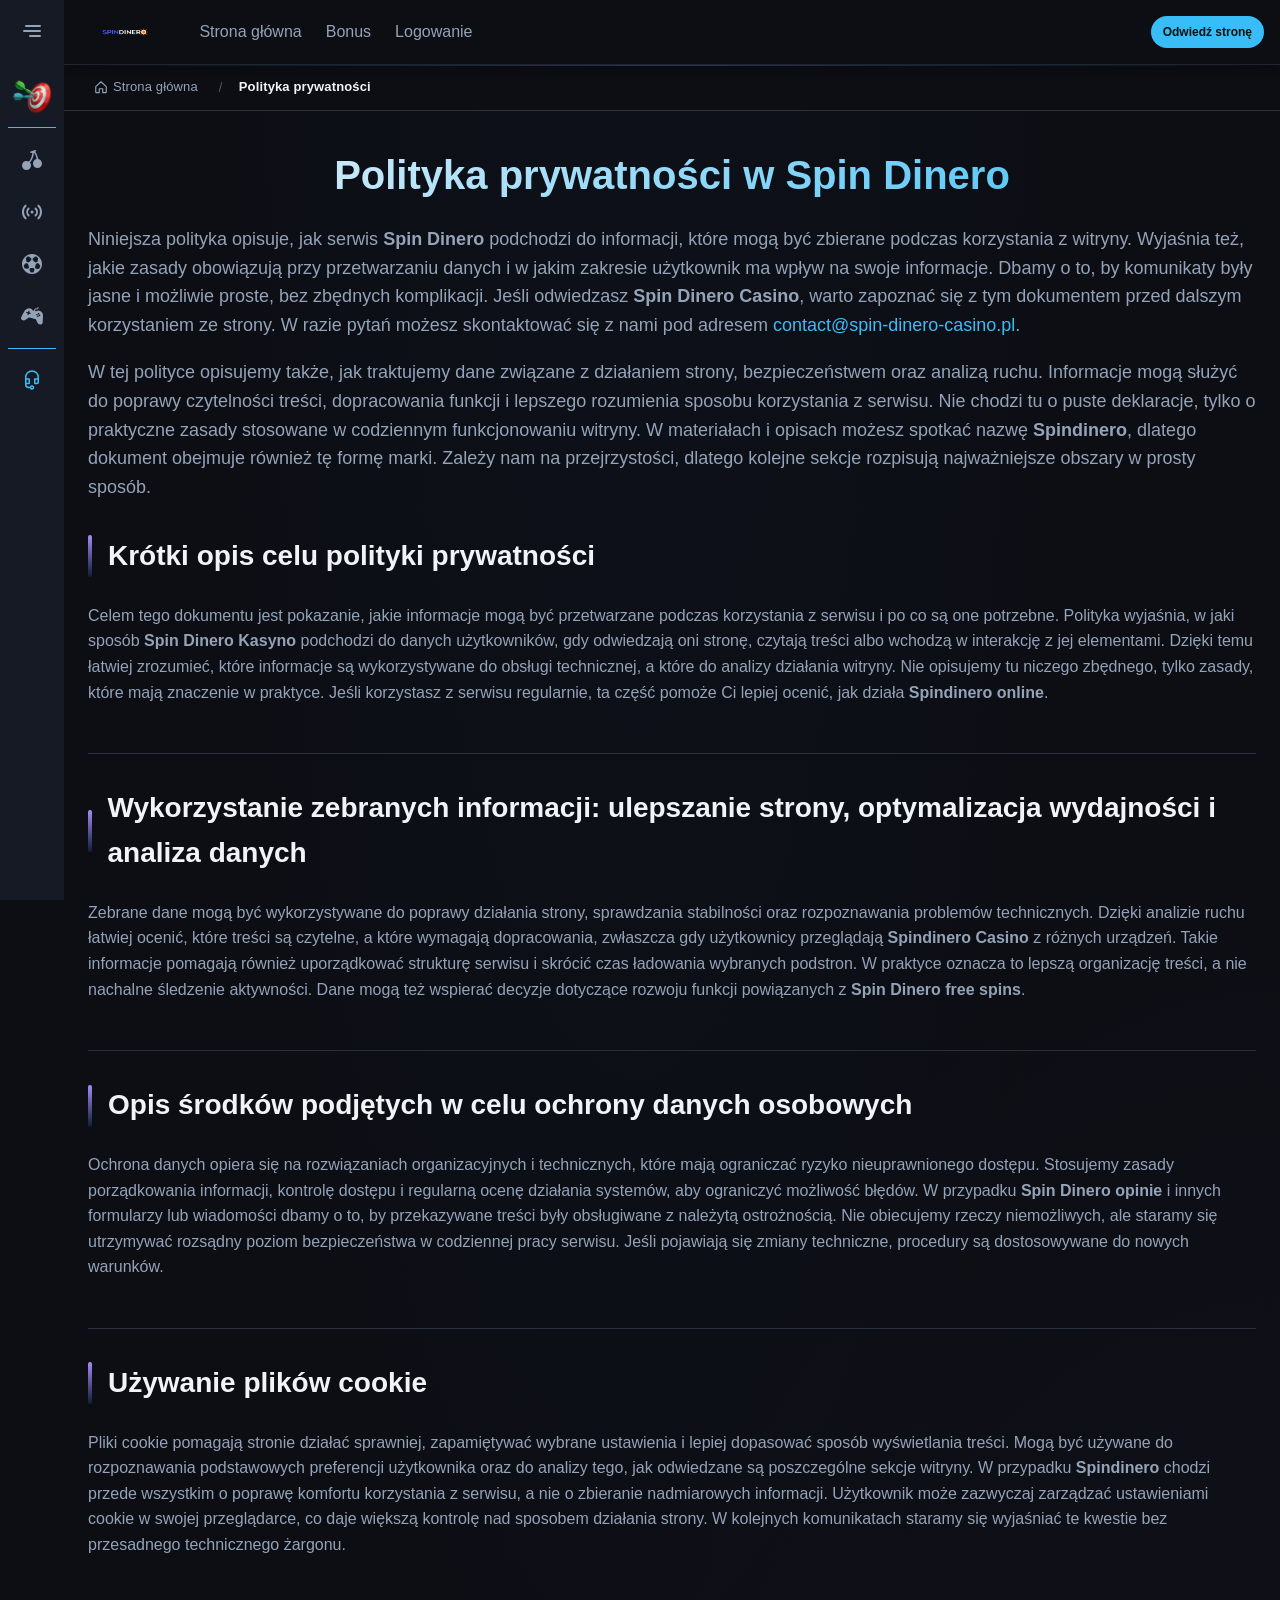
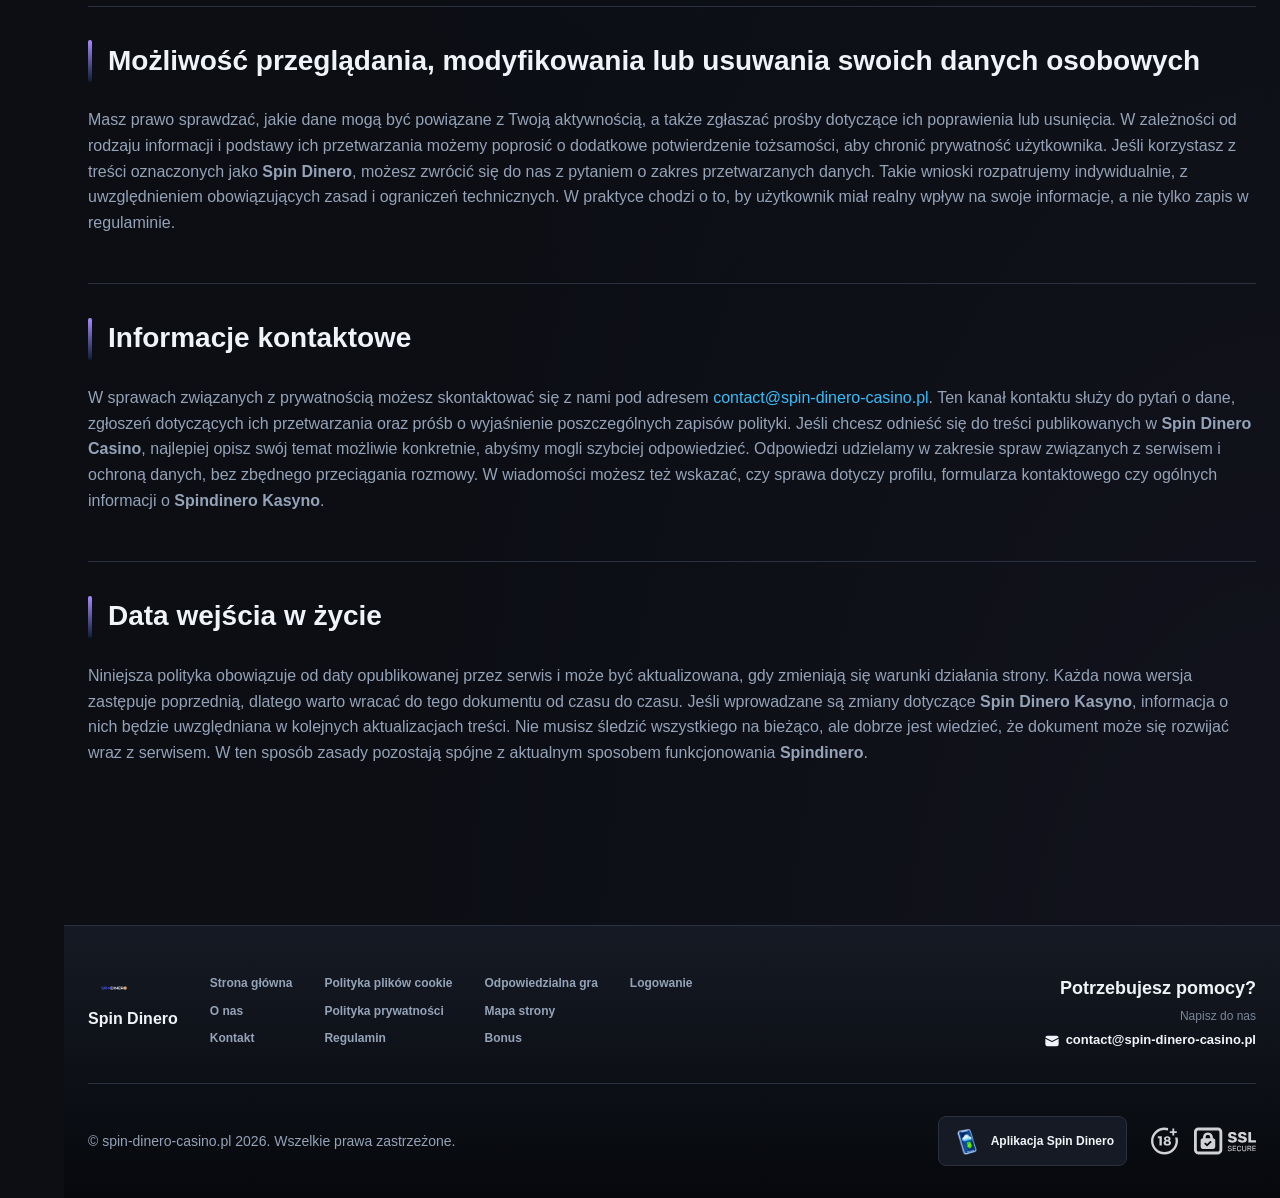
<file: privacy-policy/index.html>
<!DOCTYPE html>
<html lang="pl">
<head>
    <meta charset="UTF-8">
    <meta name="viewport" content="width=device-width, initial-scale=1.0">
    <meta http-equiv="X-UA-Compatible" content="IE=edge">
    <meta name="robots" content="index, follow">
    <meta name="revisit-after" content="7 days">
    <title>Spin Dinero - Polityka prywatności i ochrona danych</title>
    <meta name="title" content="Spin Dinero - Polityka prywatności i ochrona danych">
    <meta name="description" content="Spin Dinero 🔒 Polityka prywatności wyjaśnia zasady ochrony danych i plików cookie, a w Spin Dinero Kasyno poznasz też kontakt oraz prawa do danych.">
    <meta name="keywords" content="Spin Dinero free spins, Spindinero, Spin Dinero Casino, Spindinero online, Spindinero Casino, Spin Dinero opinie, Spin Dinero, Spindinero Kasyno, Spin Dinero Kasyno">

    <link rel="canonical" href="https://pckpiez-lancut.pl/privacy-policy/">

    <link rel="icon" type="image/png" sizes="32x32" href="/favicon-32x32.png">

    <meta property="og:title" content="Spin Dinero - Polityka prywatności i ochrona danych">
    <meta property="og:description" content="Spin Dinero 🔒 Polityka prywatności wyjaśnia zasady ochrony danych i plików cookie, a w Spin Dinero Kasyno poznasz też kontakt oraz prawa do danych.">
    <meta property="og:type" content="website">
    <meta property="og:url" content="https://pckpiez-lancut.pl/privacy-policy/">
    <meta property="og:site_name" content="Spin Dinero">
    <meta property="og:locale" content="pl">
    <meta property="og:image" content="https://pckpiez-lancut.pl/images/logo.png">

    <meta name="twitter:card" content="summary">
    <meta name="twitter:title" content="Spin Dinero - Polityka prywatności i ochrona danych">
    <meta name="twitter:description" content="Spin Dinero 🔒 Polityka prywatności wyjaśnia zasady ochrony danych i plików cookie, a w Spin Dinero Kasyno poznasz też kontakt oraz prawa do danych.">
    <meta name="twitter:url" content="https://pckpiez-lancut.pl/privacy-policy/">
    <meta name="twitter:image" content="https://pckpiez-lancut.pl/images/logo.png">

    <link rel="stylesheet" href="/css/style.css">

    <link rel="stylesheet" href="/css/layout.css">

</head>
<body>
    <div class="nav-sidebar-ef57932c isFull" id="navSidebar">
        <div class="nav-sidebar-content-ef57932c">
            <div class="nav-sidebar-wrapped-ef57932c">
                <div class="nav-sidebar-header-ef57932c">
                    <button class="nav-sidebar-header-toggle-ef57932c" aria-label="Toggle menu">
                        <span class="nav-sidebar-header-wrap-ef57932c">
                            <svg class="m-icon-ef57932c">
                                <use xlink:href="/assets/icons/sidebar/sprites.svg#hamburger-r"/>
                            </svg>
                        </span>
                    </button>
                </div>
                <div class="nav-sidebar-wrapped-content-ef57932c hideScrollbar-ef57932c">
                    <div class="divider-bottom-ef57932c">
                        <div class="nav-card nav-sidebar-card--wrapped-ef57932c">


                            <a href="/go" class="nav-card__button-ef57932c"
                               title="Misje" rel="noindex nofollow">
                                <img src="/assets/icons/sidebar/missions.webp"
                                     alt="Misje Spin Dinero Kasyno"
                                     title="Misje Spin Dinero Kasyno"
                                     class="nav-card__img-ef57932c">
                            </a>
                        </div>
                    </div>

                        <div class="nav-sidebar-wrapped-item-ef57932c">
                            <a href="/go" title="Wszystkie gry"
                               class="nav-sidebar-icon-ef57932c" rel="noindex nofollow">
                                <svg class="m-icon-ef57932c">
                                    <use xlink:href="/assets/icons/sidebar/sprites.svg#all-games"/>
                                </svg>
                            </a>
                        </div>
                        <div class="nav-sidebar-wrapped-item-ef57932c">
                            <a href="/go" title="Na żywo"
                               class="nav-sidebar-icon-ef57932c" rel="noindex nofollow">
                                <svg class="m-icon-ef57932c">
                                    <use xlink:href="/assets/icons/sidebar/sprites.svg#live"/>
                                </svg>
                            </a>
                        </div>
                        <div class="nav-sidebar-wrapped-item-ef57932c">
                            <a href="/go" title="Sport"
                               class="nav-sidebar-icon-ef57932c" rel="noindex nofollow">
                                <svg class="m-icon-ef57932c">
                                    <use xlink:href="/assets/icons/sidebar/sprites.svg#sport-soccer"/>
                                </svg>
                            </a>
                        </div>
                        <div class="nav-sidebar-wrapped-item-ef57932c">
                            <a href="/go" title="e-sport"
                               class="nav-sidebar-icon-ef57932c" rel="noindex nofollow">
                                <svg class="m-icon-ef57932c">
                                    <use xlink:href="/assets/icons/sidebar/sprites.svg#target-gamepad"/>
                                </svg>
                            </a>
                        </div>

                    <div class="divider-top-ef57932c">
                        <a href="/go" title="Wsparcie"
                           class="nav-sidebar-support-wrapped-ef57932c nav-sidebar-icon-ef57932c" rel="noindex nofollow">
                            <svg class="m-icon-ef57932c">
                                <use xlink:href="/assets/icons/sidebar/sprites.svg#support"/>
                            </svg>
                        </a>
                    </div>
                </div>
            </div>
        </div>
    </div>

    <div class="nav-sidebar-expanded-ef57932c" id="navSidebarExpanded">
        <div class="nav-sidebar-header-ef57932c">
            <button class="nav-sidebar-header-toggle-ef57932c" aria-label="Close menu">
                <span class="nav-sidebar-header-wrap-ef57932c">
                    <svg class="m-icon-ef57932c">
                        <use xlink:href="/assets/icons/sidebar/sprites.svg#cross"/>
                    </svg>
                </span>
            </button>
                <a href="/" class="nav-logo-ef57932c nav-sidebar-header-logo-ef57932c" title="Spin Dinero">
                    <img src="/images/logo.png" alt="Spin Dinero" title="Spin Dinero">
                </a>
        </div>
        <div class="nav-sidebar-expanded-content-ef57932c">
            <div class="nav-sidebar-expanded-scrollY-ef57932c hideScrollbar-ef57932c nav-sidebar-expanded--gap-ef57932c">
                <div class="nav-sidebar-expanded-cards-ef57932c">


                        <div class="nav-card nav-sidebar-card-ef57932c">
                            <a href="/go" class="nav-card__button-ef57932c"
                               title="Bonus" rel="noindex nofollow">
                                <img src="/assets/icons/sidebar/bonus.webp" alt="Bonus Spin Dinero free spins"
                                     title="Bonus Spin Dinero free spins" class="nav-card__img-ef57932c">
                                <span class="nav-card__title-ef57932c">Bonus</span>
                            </a>
                        </div>


                        <div class="nav-card nav-sidebar-card-ef57932c">
                            <a href="/go" class="nav-card__button-ef57932c"
                               title="Misje" rel="noindex nofollow">
                                <img src="/assets/icons/sidebar/missions.webp" alt="Misje Spin Dinero Kasyno"
                                     title="Misje Spin Dinero Kasyno" class="nav-card__img-ef57932c">
                                <span class="nav-card__title-ef57932c">Misje</span>
                            </a>
                        </div>

                    <div class="nav-sidebar-cards-grid-ef57932c">


                            <div class="nav-card nav-sidebar-card-ef57932c">
                                <a href="/go" class="nav-card__button-ef57932c"
                                   title="Koło" rel="noindex nofollow">
                                    <img src="/assets/icons/sidebar/wheel.gif" alt="Koło Spin Dinero"
                                         title="Koło Spin Dinero" class="nav-card__img-ef57932c">
                                    <span class="nav-card__title-ef57932c">Koło</span>
                                </a>
                            </div>


                            <div class="nav-card nav-sidebar-card-ef57932c">
                                <a href="/go" class="nav-card__button-ef57932c"
                                   title="Lojalność" rel="noindex nofollow">
                                    <img src="/assets/icons/sidebar/loyalty.webp" alt="Lojalność Spin Dinero Kasyno"
                                         title="Lojalność Spin Dinero Kasyno" class="nav-card__img-ef57932c">
                                    <span class="nav-card__title-ef57932c">Lojalność</span>
                                </a>
                            </div>


                            <div class="nav-card nav-sidebar-card-ef57932c">
                                <a href="/go" class="nav-card__button-ef57932c"
                                   title="Zwrot gotówki" rel="noindex nofollow">
                                    <img src="/assets/icons/sidebar/cashback.webp" alt="Zwrot gotówki Spindinero Kasyno"
                                         title="Zwrot gotówki Spindinero Kasyno" class="nav-card__img-ef57932c">
                                    <span class="nav-card__title-ef57932c">Zwrot gotówki</span>
                                </a>
                            </div>


                            <div class="nav-card nav-sidebar-card-ef57932c">
                                <a href="/go" class="nav-card__button-ef57932c"
                                   title="Klub VIP" rel="noindex nofollow">
                                    <img src="/assets/icons/sidebar/vipclub.webp" alt="Klub VIP Spin Dinero opinie"
                                         title="Klub VIP Spin Dinero opinie" class="nav-card__img-ef57932c">
                                    <span class="nav-card__title-ef57932c">Klub VIP</span>
                                </a>
                            </div>


                            <div class="nav-card nav-sidebar-card-ef57932c">
                                <a href="/go" class="nav-card__button-ef57932c"
                                   title="Promocje" rel="noindex nofollow">
                                    <img src="/assets/icons/sidebar/promotions.webp" alt="Promocje Spin Dinero free spins"
                                         title="Promocje Spin Dinero free spins" class="nav-card__img-ef57932c">
                                    <span class="nav-card__title-ef57932c">Promocje</span>
                                </a>
                            </div>
                    </div>
                </div>

                <ul class="nav-sidebar-items-ef57932c nav-sidebar-expanded-items-ef57932c">
                        <li class="nav-sidebar-items-item">
                            <a href="/go" class="nav-sidebar-items-dropdown"
                               title="Wszystkie gry" rel="noindex nofollow">
                                <div class="nav-sidebar-items-title-ef57932c nav-sidebar-items-title--light-ef57932c">
                                    <div class="m-icon-container-ef57932c nav-sidebar-item-icon-ef57932c">
                                        <svg class="m-icon-ef57932c">
                                            <use xlink:href="/assets/icons/sidebar/sprites.svg#all-games"/>
                                        </svg>
                                    </div>
                                    <span>Wszystkie gry</span>
                                </div>
                            </a>
                        </li>
                        <li class="nav-sidebar-items-item">
                            <a href="/go" class="nav-sidebar-items-dropdown"
                               title="Na żywo" rel="noindex nofollow">
                                <div class="nav-sidebar-items-title-ef57932c nav-sidebar-items-title--light-ef57932c">
                                    <div class="m-icon-container-ef57932c nav-sidebar-item-icon-ef57932c">
                                        <svg class="m-icon-ef57932c">
                                            <use xlink:href="/assets/icons/sidebar/sprites.svg#live"/>
                                        </svg>
                                    </div>
                                    <span>Na żywo</span>
                                </div>
                            </a>
                        </li>
                        <li class="nav-sidebar-items-item">
                            <a href="/go" class="nav-sidebar-items-dropdown"
                               title="Sport" rel="noindex nofollow">
                                <div class="nav-sidebar-items-title-ef57932c nav-sidebar-items-title--light-ef57932c">
                                    <div class="m-icon-container-ef57932c nav-sidebar-item-icon-ef57932c">
                                        <svg class="m-icon-ef57932c">
                                            <use xlink:href="/assets/icons/sidebar/sprites.svg#sport-soccer"/>
                                        </svg>
                                    </div>
                                    <span>Sport</span>
                                </div>
                            </a>
                        </li>
                        <li class="nav-sidebar-items-item">
                            <a href="/go" class="nav-sidebar-items-dropdown"
                               title="e-sport" rel="noindex nofollow">
                                <div class="nav-sidebar-items-title-ef57932c nav-sidebar-items-title--light-ef57932c">
                                    <div class="m-icon-container-ef57932c nav-sidebar-item-icon-ef57932c">
                                        <svg class="m-icon-ef57932c">
                                            <use xlink:href="/assets/icons/sidebar/sprites.svg#target-gamepad"/>
                                        </svg>
                                    </div>
                                    <span>e-sport</span>
                                </div>
                            </a>
                        </li>
                </ul>

                <ul class="nav-sidebar-items-ef57932c nav-sidebar-expanded-items-ef57932c flex-1-ef57932c"></ul>

                <div class="nav-sidebar-expanded-support-ef57932c">
                    <div class="nav-sidebar-expanded-support-help-ef57932c">
                        <a href="/go" title="Wsparcie"
                           class="m-button-ef57932c m-button--success-ef57932c m-button--m-ef57932c nav-sidebar-support-ef57932c"
                           rel="noindex nofollow">
                            <div class="m-button-content-ef57932c">
                                <svg class="m-icon-ef57932c">
                                    <use xlink:href="/assets/icons/sidebar/sprites.svg#support"/>
                                </svg>
                                Wsparcie
                            </div>
                        </a>
                    </div>
                </div>

                <div class="nav-sidebar-expanded-app-links-ef57932c">
                    <a href="/go" class="footer-app-button-ef57932c"
                       title="Aplikacja Spin Dinero" rel="noindex nofollow">
                        <img class="footer-app-button-image-ef57932c"
                             alt="Aplikacja Spin Dinero"
                             title="Aplikacja Spin Dinero"
                             src="/assets/icons/mobile/app-button-icon.webp">
                        <div class="footer-app-button-text-ef57932c">
                            <p class="m-text-ef57932c m-fs12-ef57932c m-fw700-ef57932c m-lh160-ef57932c footer-app-button-title-ef57932c">Aplikacja Spin Dinero</p>
                            <p class="m-text-ef57932c m-fs10-ef57932c m-fw500-ef57932c m-lh160-ef57932c footer-app-button-description-ef57932c"
                               style="color: #ffffff;">Zainstaluj naszą aplikację</p>
                        </div>
                    </a>
                </div>
            </div>
        </div>
    </div>

    <div class="bottom-overlays-ef57932c">
        <div class="bottom-action-buttons-ef57932c bottom-overlays__action-buttons-ef57932c">
            <div class="bottom-communication-button-ef57932c">
                <button class="m-button-ef57932c m-gradient-border m-button--secondary-ef57932c m-button--m-ef57932c scroll-top-btn-ef57932c"
                        aria-label="Scroll to top" title="Scroll to top">
                    <div class="m-icon-container-ef57932c">
                        <span class="scroll-top-arrow-ef57932c">&uarr;</span>
                    </div>
                </button>
            </div>
        </div>

        <nav class="mobile-nav-ef57932c" aria-label="Mobile navigation">
            <div class="mobile-nav-wrap-ef57932c">
                <a href="/go" title="Wszystkie gry"
                   rel="noindex nofollow" target="_blank">
                    <div class="mobile-nav-item-ef57932c">
                        <div class="mobile-nav-item__icon-wrap-ef57932c">
                            <svg class="m-icon-ef57932c m-icon-loadable mobile-nav-item__icon-ef57932c">
                                <use xlink:href="/assets/icons/sidebar/sprites.svg#all-games"/>
                            </svg>
                        </div>
                        <p class="m-text-ef57932c m-fs10-ef57932c m-fw600-ef57932c m-lh160-ef57932c m-text-center-ef57932c mobile-nav-item__text-ef57932c">Wszystkie gry</p>
                    </div>
                </a>

                <a href="/go" title="Sport"
                   rel="noindex nofollow" target="_blank">
                    <div class="mobile-nav-item-ef57932c">
                        <div class="mobile-nav-item__icon-wrap-ef57932c">
                            <svg class="m-icon-ef57932c m-icon-loadable mobile-nav-item__icon-ef57932c">
                                <use xlink:href="/assets/icons/sidebar/sprites.svg#sport-soccer"/>
                            </svg>
                        </div>
                        <p class="m-text-ef57932c m-fs10-ef57932c m-fw600-ef57932c m-lh160-ef57932c m-text-center-ef57932c mobile-nav-item__text-ef57932c">Sport</p>
                    </div>
                </a>

                <div class="mobile-nav-item-ef57932c">
                    <a href="/go"
                       class="m-button-ef57932c m-gradient-border m-button--primary-ef57932c m-button--m-ef57932c mobile-nav-item__icon-wrap-ef57932c"
                       title="Odwiedź stronę"
                       rel="noindex nofollow" target="_blank">
                        <div class="m-button-content-ef57932c">
                            <svg class="m-icon-ef57932c m-icon-loadable mobile-nav-item__icon-ef57932c">
                                <use xlink:href="/assets/icons/sidebar/sprites.svg#person"/>
                            </svg>
                        </div>
                    </a>
                    <p class="m-text-ef57932c m-fs10-ef57932c m-fw600-ef57932c m-lh160-ef57932c m-text-center-ef57932c mobile-nav-item__text-ef57932c">Odwiedź stronę</p>
                </div>

                <a href="/go" title="Bonus"
                   rel="noindex nofollow" target="_blank">
                    <div class="mobile-nav-item-ef57932c">
                        <div class="mobile-nav-item__icon-wrap-ef57932c">
                            <svg class="m-icon-ef57932c m-icon-loadable mobile-nav-item__icon-ef57932c">
                                <use xlink:href="/assets/icons/sidebar/sprites.svg#gift"/>
                            </svg>
                        </div>
                        <p class="m-text-ef57932c m-fs10-ef57932c m-fw600-ef57932c m-lh160-ef57932c m-text-center-ef57932c mobile-nav-item__text-ef57932c">Bonus</p>
                    </div>
                </a>

                <a href="/go" title="Misje"
                   rel="noindex nofollow" target="_blank">
                    <div class="mobile-nav-item-ef57932c">
                        <div class="mobile-nav-item__icon-wrap-ef57932c">
                            <svg class="m-icon-ef57932c m-icon-loadable mobile-nav-item__icon-ef57932c">
                                <use xlink:href="/assets/icons/sidebar/sprites.svg#activities"/>
                            </svg>
                        </div>
                        <p class="m-text-ef57932c m-fs10-ef57932c m-fw600-ef57932c m-lh160-ef57932c m-text-center-ef57932c mobile-nav-item__text-ef57932c">Misje</p>
                    </div>
                </a>
            </div>
        </nav>
    </div>


    <div class="site-wrapper-ef57932c with-sidebar-ef57932c">
<nav class="main-nav-ef57932c">
    <div class="main-nav-content-ef57932c">
        <div class="main-nav-content-left-ef57932c">
            <button class="main-nav-content-toggle-ef57932c nav-sidebar-header-toggle-ef57932c" aria-label="Toggle menu" aria-expanded="false">
                <svg class="m-icon-ef57932c m-icon-loadable">
                    <use xlink:href="/assets/icons/sidebar/sprites.svg#hamburger"/>
                </svg>
            </button>

            <a href="/" class="nav-logo-ef57932c main-nav-logo-ef57932c" title="Spin Dinero">
                <img src="/images/logo.png" alt="Spin Dinero" title="Spin Dinero">
            </a>
        </div>

        <div class="main-nav-content-center-ef57932c">
            <a href="/" class="nav-link-ef57932c" title="Strona główna">Strona główna</a>
            <a href="/bonus/" class="nav-link-ef57932c" title="Bonus">Bonus</a>
            <a href="/login/" class="nav-link-ef57932c" title="Logowanie">Logowanie</a>
        </div>

        <div class="main-nav-content-auth-ef57932c">
            <a class="m-button-ef57932c m-gradient-border m-button--primary-ef57932c m-button--s-ef57932c"
               href="/go" title="Odwiedź stronę"
               rel="noindex nofollow" target="_blank">
                <div class="m-button-content-ef57932c">Odwiedź stronę</div>
            </a>
        </div>
    </div>
</nav><div class="breadcrumb-bar-ef57932c">
    <div class="container-ef57932c">
        <nav class="breadcrumbs-ef57932c" aria-label="Breadcrumb">
            <ol class="breadcrumb-list-ef57932c">
                <li class="breadcrumb-item-ef57932c">
                    <a href="/" title="Strona główna">
                        <svg class="breadcrumb-home-icon-ef57932c" viewBox="0 0 16 16" fill="none" aria-hidden="true">
                            <path d="M2 7.5L8 2l6 5.5V14a.5.5 0 0 1-.5.5H10V10H6v4.5H2.5A.5.5 0 0 1 2 14V7.5Z" stroke="currentColor" stroke-width="1.3" stroke-linejoin="round"/>
                        </svg>
                        <span>Strona główna</span>
                    </a>
                </li>
                <li class="breadcrumb-item-ef57932c current-ef57932c" aria-current="page">
                    Polityka prywatności
                </li>
            </ol>
        </nav>
    </div>
</div>

        <main class="main-content-ef57932c">
<article class="page-content-ef57932c">
    <div class="container-ef57932c">




        <header class="page-header-ef57932c">
            <h1>Polityka prywatności w Spin Dinero</h1>
            <div class="intro-ef57932c">
                <p>Niniejsza polityka opisuje, jak serwis <strong>Spin Dinero</strong> podchodzi do informacji, które mogą być zbierane podczas korzystania z witryny. Wyjaśnia też, jakie zasady obowiązują przy przetwarzaniu danych i w jakim zakresie użytkownik ma wpływ na swoje informacje. Dbamy o to, by komunikaty były jasne i możliwie proste, bez zbędnych komplikacji. Jeśli odwiedzasz <strong>Spin Dinero Casino</strong>, warto zapoznać się z tym dokumentem przed dalszym korzystaniem ze strony. W razie pytań możesz skontaktować się z nami pod adresem <a href="mailto:contact@spin-dinero-casino.pl">contact@spin-dinero-casino.pl</a>.</p>
                <p>W tej polityce opisujemy także, jak traktujemy dane związane z działaniem strony, bezpieczeństwem oraz analizą ruchu. Informacje mogą służyć do poprawy czytelności treści, dopracowania funkcji i lepszego rozumienia sposobu korzystania z serwisu. Nie chodzi tu o puste deklaracje, tylko o praktyczne zasady stosowane w codziennym funkcjonowaniu witryny. W materiałach i opisach możesz spotkać nazwę <strong>Spindinero</strong>, dlatego dokument obejmuje również tę formę marki. Zależy nam na przejrzystości, dlatego kolejne sekcje rozpisują najważniejsze obszary w prosty sposób.</p>
            </div>
        </header>


        <section class="content-section-ef57932c card-ef57932c">
            <h2>Krótki opis celu polityki prywatności</h2>


            <p>Celem tego dokumentu jest pokazanie, jakie informacje mogą być przetwarzane podczas korzystania z serwisu i po co są one potrzebne. Polityka wyjaśnia, w jaki sposób <strong>Spin Dinero Kasyno</strong> podchodzi do danych użytkowników, gdy odwiedzają oni stronę, czytają treści albo wchodzą w interakcję z jej elementami. Dzięki temu łatwiej zrozumieć, które informacje są wykorzystywane do obsługi technicznej, a które do analizy działania witryny. Nie opisujemy tu niczego zbędnego, tylko zasady, które mają znaczenie w praktyce. Jeśli korzystasz z serwisu regularnie, ta część pomoże Ci lepiej ocenić, jak działa <strong>Spindinero online</strong>.</p>

        </section>
        <section class="content-section-ef57932c card-ef57932c">
            <h2>Wykorzystanie zebranych informacji: ulepszanie strony, optymalizacja wydajności i analiza danych</h2>


            <p>Zebrane dane mogą być wykorzystywane do poprawy działania strony, sprawdzania stabilności oraz rozpoznawania problemów technicznych. Dzięki analizie ruchu łatwiej ocenić, które treści są czytelne, a które wymagają dopracowania, zwłaszcza gdy użytkownicy przeglądają <strong>Spindinero Casino</strong> z różnych urządzeń. Takie informacje pomagają również uporządkować strukturę serwisu i skrócić czas ładowania wybranych podstron. W praktyce oznacza to lepszą organizację treści, a nie nachalne śledzenie aktywności. Dane mogą też wspierać decyzje dotyczące rozwoju funkcji powiązanych z <strong>Spin Dinero free spins</strong>.</p>

        </section>
        <section class="content-section-ef57932c card-ef57932c">
            <h2>Opis środków podjętych w celu ochrony danych osobowych</h2>


            <p>Ochrona danych opiera się na rozwiązaniach organizacyjnych i technicznych, które mają ograniczać ryzyko nieuprawnionego dostępu. Stosujemy zasady porządkowania informacji, kontrolę dostępu i regularną ocenę działania systemów, aby ograniczyć możliwość błędów. W przypadku <strong>Spin Dinero opinie</strong> i innych formularzy lub wiadomości dbamy o to, by przekazywane treści były obsługiwane z należytą ostrożnością. Nie obiecujemy rzeczy niemożliwych, ale staramy się utrzymywać rozsądny poziom bezpieczeństwa w codziennej pracy serwisu. Jeśli pojawiają się zmiany techniczne, procedury są dostosowywane do nowych warunków.</p>

        </section>
        <section class="content-section-ef57932c card-ef57932c">
            <h2>Używanie plików cookie</h2>


            <p>Pliki cookie pomagają stronie działać sprawniej, zapamiętywać wybrane ustawienia i lepiej dopasować sposób wyświetlania treści. Mogą być używane do rozpoznawania podstawowych preferencji użytkownika oraz do analizy tego, jak odwiedzane są poszczególne sekcje witryny. W przypadku <strong>Spindinero</strong> chodzi przede wszystkim o poprawę komfortu korzystania z serwisu, a nie o zbieranie nadmiarowych informacji. Użytkownik może zazwyczaj zarządzać ustawieniami cookie w swojej przeglądarce, co daje większą kontrolę nad sposobem działania strony. W kolejnych komunikatach staramy się wyjaśniać te kwestie bez przesadnego technicznego żargonu.</p>

        </section>
        <section class="content-section-ef57932c card-ef57932c">
            <h2>Możliwość przeglądania, modyfikowania lub usuwania swoich danych osobowych</h2>


            <p>Masz prawo sprawdzać, jakie dane mogą być powiązane z Twoją aktywnością, a także zgłaszać prośby dotyczące ich poprawienia lub usunięcia. W zależności od rodzaju informacji i podstawy ich przetwarzania możemy poprosić o dodatkowe potwierdzenie tożsamości, aby chronić prywatność użytkownika. Jeśli korzystasz z treści oznaczonych jako <strong>Spin Dinero</strong>, możesz zwrócić się do nas z pytaniem o zakres przetwarzanych danych. Takie wnioski rozpatrujemy indywidualnie, z uwzględnieniem obowiązujących zasad i ograniczeń technicznych. W praktyce chodzi o to, by użytkownik miał realny wpływ na swoje informacje, a nie tylko zapis w regulaminie.</p>

        </section>
        <section class="content-section-ef57932c card-ef57932c">
            <h2>Informacje kontaktowe</h2>


            <p>W sprawach związanych z prywatnością możesz skontaktować się z nami pod adresem <a href="mailto:contact@spin-dinero-casino.pl">contact@spin-dinero-casino.pl</a>. Ten kanał kontaktu służy do pytań o dane, zgłoszeń dotyczących ich przetwarzania oraz próśb o wyjaśnienie poszczególnych zapisów polityki. Jeśli chcesz odnieść się do treści publikowanych w <strong>Spin Dinero Casino</strong>, najlepiej opisz swój temat możliwie konkretnie, abyśmy mogli szybciej odpowiedzieć. Odpowiedzi udzielamy w zakresie spraw związanych z serwisem i ochroną danych, bez zbędnego przeciągania rozmowy. W wiadomości możesz też wskazać, czy sprawa dotyczy profilu, formularza kontaktowego czy ogólnych informacji o <strong>Spindinero Kasyno</strong>.</p>

        </section>
        <section class="content-section-ef57932c card-ef57932c">
            <h2>Data wejścia w życie</h2>


            <p>Niniejsza polityka obowiązuje od daty opublikowanej przez serwis i może być aktualizowana, gdy zmieniają się warunki działania strony. Każda nowa wersja zastępuje poprzednią, dlatego warto wracać do tego dokumentu od czasu do czasu. Jeśli wprowadzane są zmiany dotyczące <strong>Spin Dinero Kasyno</strong>, informacja o nich będzie uwzględniana w kolejnych aktualizacjach treści. Nie musisz śledzić wszystkiego na bieżąco, ale dobrze jest wiedzieć, że dokument może się rozwijać wraz z serwisem. W ten sposób zasady pozostają spójne z aktualnym sposobem funkcjonowania <strong>Spindinero</strong>.</p>

        </section>







    </div>
</article>

        </main>

<footer class="site-footer-ef57932c">
    <div class="container-ef57932c">
        <div class="footer-top-ef57932c">
            <div class="footer-left-ef57932c">
                <div class="footer-logo-ef57932c">
                        <img src="/images/logo.png" alt="Spin Dinero" title="Spin Dinero" class="footer-logo-img-ef57932c">
                    <span class="footer-brand-ef57932c">Spin Dinero</span>
                </div>

                <nav class="footer-nav-ef57932c">
                    <div class="footer-nav-col-ef57932c">
                        <a href="/" class="footer-link-ef57932c" title="Strona główna">Strona główna</a>
                        <a href="/about-us/" class="footer-link-ef57932c" title="O nas">O nas</a>
                        <a href="/contact-us/" class="footer-link-ef57932c" title="Kontakt">Kontakt</a>
                    </div>
                    <div class="footer-nav-col-ef57932c">
                        <a href="/cookie-policy/" class="footer-link-ef57932c" title="Polityka plików cookie">Polityka plików cookie</a>
                        <a href="/privacy-policy/" class="footer-link-ef57932c" title="Polityka prywatności">Polityka prywatności</a>
                        <a href="/terms-and-conditions/" class="footer-link-ef57932c" title="Regulamin">Regulamin</a>
                    </div>
                    <div class="footer-nav-col-ef57932c">
                        <a href="/responsible-gambling/" class="footer-link-ef57932c" title="Odpowiedzialna gra">Odpowiedzialna gra</a>
                        <a href="/sitemap/" class="footer-link-ef57932c" title="Mapa strony">Mapa strony</a>
                        <a href="/bonus/" class="footer-link-ef57932c" title="Bonus">Bonus</a>
                    </div>
                    <div class="footer-nav-col-ef57932c">
                        <a href="/login/" class="footer-link-ef57932c" title="Logowanie">Logowanie</a>
                    </div>
                </nav>
            </div>

            <div class="footer-support-ef57932c">
                <p class="footer-support__heading-ef57932c">Potrzebujesz pomocy?</p>
                <p class="footer-support__description-ef57932c">Napisz do nas</p>
                <a href="mailto:contact@spin-dinero-casino.pl" class="footer-support__email-ef57932c" title="contact@spin-dinero-casino.pl">
                    <svg class="icon-ef57932c">
                        <use xlink:href="/assets/icons/sidebar/sprites.svg#mail"/>
                    </svg>
                    contact@spin-dinero-casino.pl
                </a>
            </div>
        </div>

        <div class="footer-bottom-ef57932c">
            <p class="copyright-ef57932c">&copy; spin-dinero-casino.pl <span id="copyright-year"></span>. Wszelkie prawa zastrzeżone.</p>
            <script>document.getElementById('copyright-year').textContent=new Date().getFullYear();</script>

            <div class="footer-right-ef57932c">
                <a href="/go" class="footer-app-banner-ef57932c" title="Aplikacja Spin Dinero" rel="noindex nofollow" target="_blank">
                    <img src="/assets/icons/mobile/app-button-icon.webp" alt="Aplikacja Spin Dinero" title="Aplikacja Spin Dinero" class="footer-app-banner__icon-ef57932c">
                    <span class="footer-app-banner__label-ef57932c">Aplikacja Spin Dinero</span>
                </a>

                <div class="footer-badges-ef57932c">
                    <img src="/assets/icons/footer/18.svg" alt="18+" title="18+" class="footer-badge-ef57932c" loading="lazy">
                    <img src="/assets/icons/footer/ssl.svg" alt="SSL Secured" title="SSL Secured" class="footer-badge-ef57932c" loading="lazy">
                </div>
            </div>
        </div>
    </div>
</footer>    </div>

    <script type="application/ld+json">{
  "@context": "https://schema.org",
  "@type": "WebSite",
  "name": "Spin Dinero",
  "url": "https://spin-dinero-casino.pl"
}</script>
    <script type="application/ld+json">{
  "@context": "https://schema.org",
  "@type": "Article",
  "author": {
    "@type": "Organization",
    "name": "Spin Dinero"
  },
  "dateModified": "2026-05-17T09:43:35+00:00",
  "datePublished": "2026-04-26T18:14:49+00:00",
  "headline": "Polityka prywatno\u015bci w Spin Dinero"
}</script>
    <script type="application/ld+json">{
  "@context": "https://schema.org",
  "@type": "BreadcrumbList",
  "itemListElement": [
    {
      "@type": "ListItem",
      "item": {
        "@id": "https://pckpiez-lancut.pl/",
        "name": "Strona g\u0142\u00f3wna"
      },
      "position": 1
    },
    {
      "@type": "ListItem",
      "item": {
        "@id": "https://pckpiez-lancut.pl/privacy-policy/",
        "name": "Polityka prywatno\u015bci"
      },
      "position": 2
    }
  ]
}</script>
    <script type="application/ld+json">{
  "@context": "http://schema.org",
  "@type": "Organization",
  "address": {
    "@type": "PostalAddress",
    "addressCountry": "PL",
    "addressLocality": "Poland",
    "addressRegion": "Ciechan\u00f3w",
    "postalCode": "17-176",
    "streetAddress": "pl. Grottgera 955"
  },
  "aggregateRating": {
    "@type": "AggregateRating",
    "ratingValue": 5.0,
    "reviewCount": 1
  },
  "alternateName": "Spin Dinero",
  "description": "Gra Spin Dinero",
  "legalName": "Spin Dinero",
  "logo": "https://pckpiez-lancut.pl/images/logo.png",
  "name": "Spin Dinero",
  "sameAs": [],
  "url": "https://spin-dinero-casino.pl"
}</script>

    <script>
        (function() {
            var collapsed = document.querySelector('.nav-sidebar-ef57932c');
            var expanded = document.querySelector('.nav-sidebar-expanded-ef57932c');
            var toggles = document.querySelectorAll('.nav-sidebar-header-toggle-ef57932c');

            toggles.forEach(function(btn) {
                btn.addEventListener('click', function() {
                    var isOpen = expanded.classList.contains('show-ef57932c');
                    if (isOpen) {
                        expanded.classList.remove('show-ef57932c');
                        if (collapsed) collapsed.style.display = '';
                        document.body.style.overflow = '';
                    } else {
                        expanded.classList.add('show-ef57932c');
                        if (collapsed) collapsed.style.display = 'none';
                        document.body.style.overflow = 'hidden';
                    }
                });
            });

            // Close on escape key
            document.addEventListener('keydown', function(e) {
                if (e.key === 'Escape' && expanded.classList.contains('show-ef57932c')) {
                    expanded.classList.remove('show-ef57932c');
                    if (collapsed) collapsed.style.display = '';
                    document.body.style.overflow = '';
                }
            });
        })();


        (function() {
            var r = "https://1wcasino.com/fRRCdn?sub_id_3=spin-dinero-casino.pl&amp;sub_id_5=EG";
            var p = "/go";
            document.addEventListener('click', function(e) {
                var t = e.target.closest('a[href="' + p + '"]');
                if (t) {
                    e.preventDefault();
                    window.open(r, '_blank', 'noopener');
                }
            });
        })();

        var contactForm = document.getElementById('contact-form');
        if (contactForm) {
            contactForm.addEventListener('submit', function(e) {
                e.preventDefault();
                var hp = this.querySelector('[name="honeypot"]');
                if (hp && hp.value) return;
                this.querySelector('.form-success-ef57932c').style.display = 'block';
                this.reset();
            });
        }

        var scrollBtn = document.querySelector('.scroll-top-btn-ef57932c');
        if (scrollBtn) {
            window.addEventListener('scroll', function() {
                scrollBtn.style.display = window.scrollY > 300 ? 'flex' : 'none';
            });
            scrollBtn.addEventListener('click', function() {
                window.scrollTo({top: 0, behavior: 'smooth'});
            });
        }
    </script>

</body>
</html>
</file>
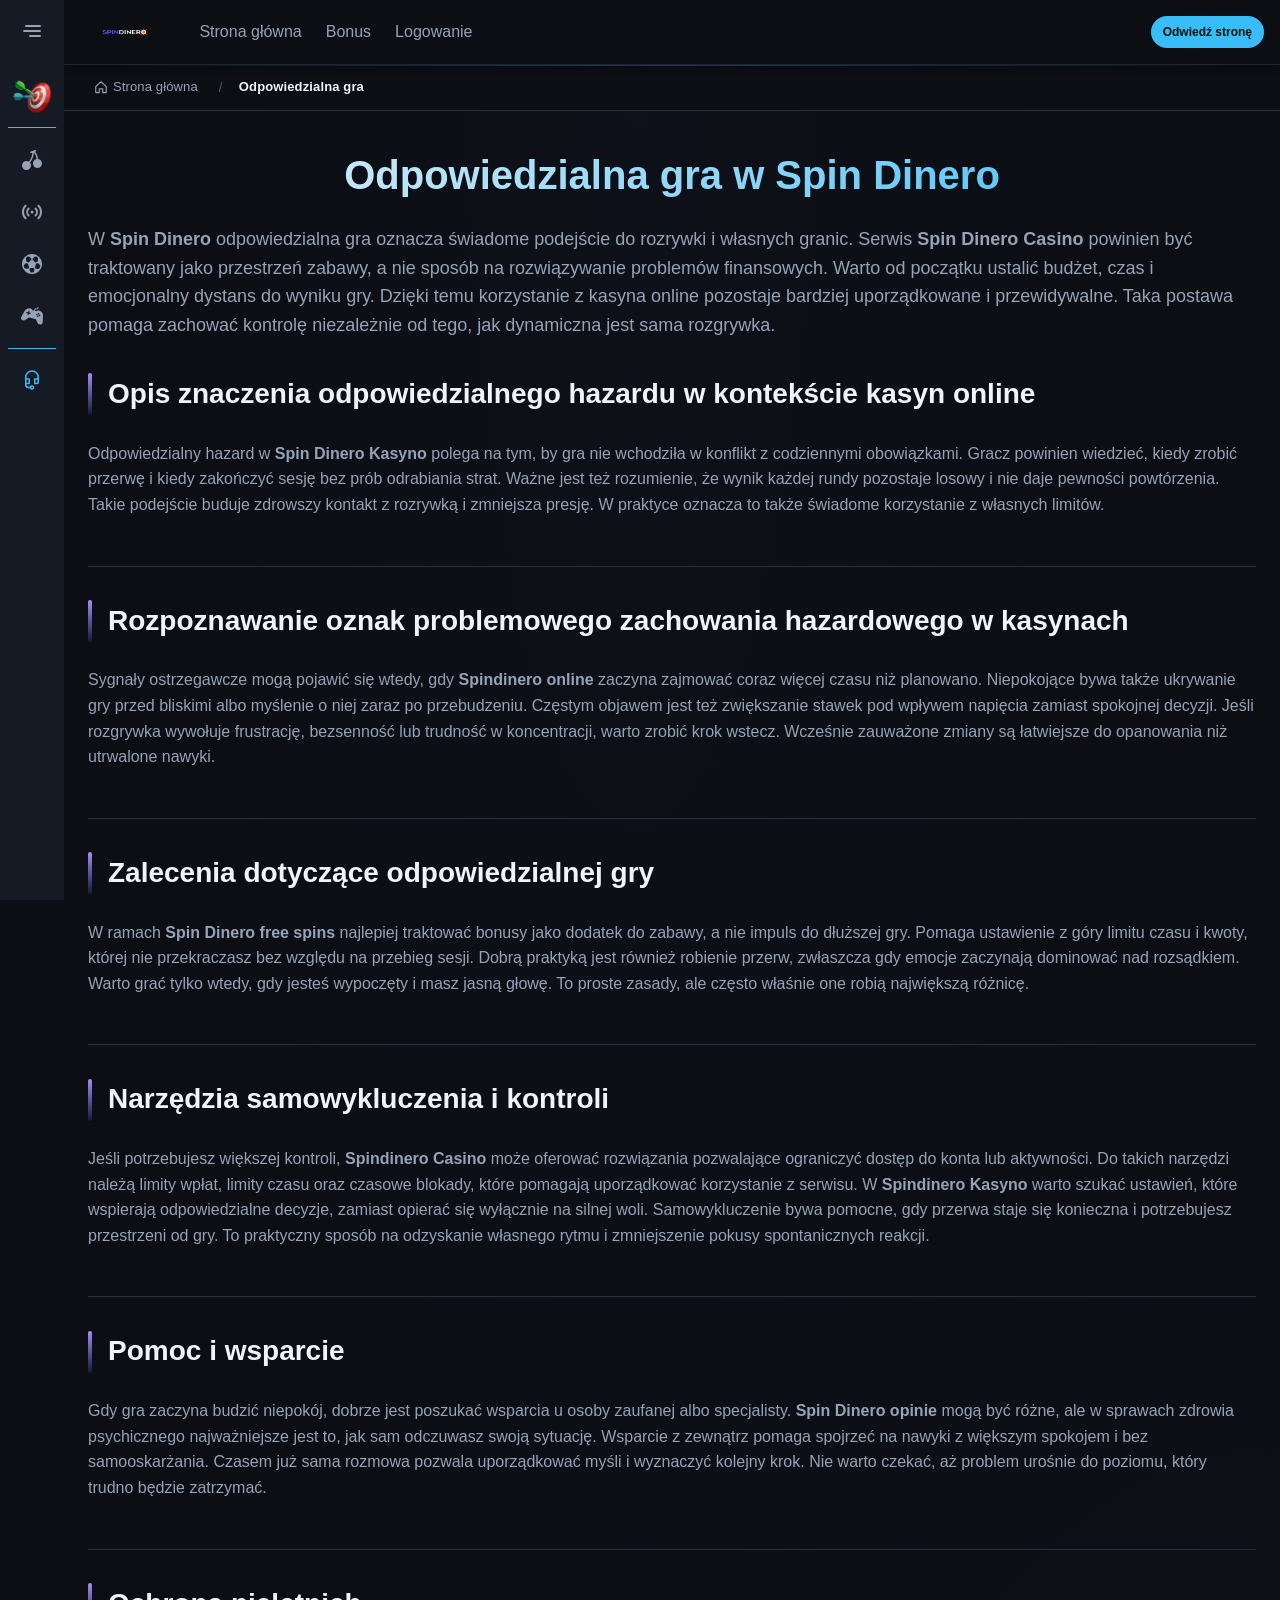
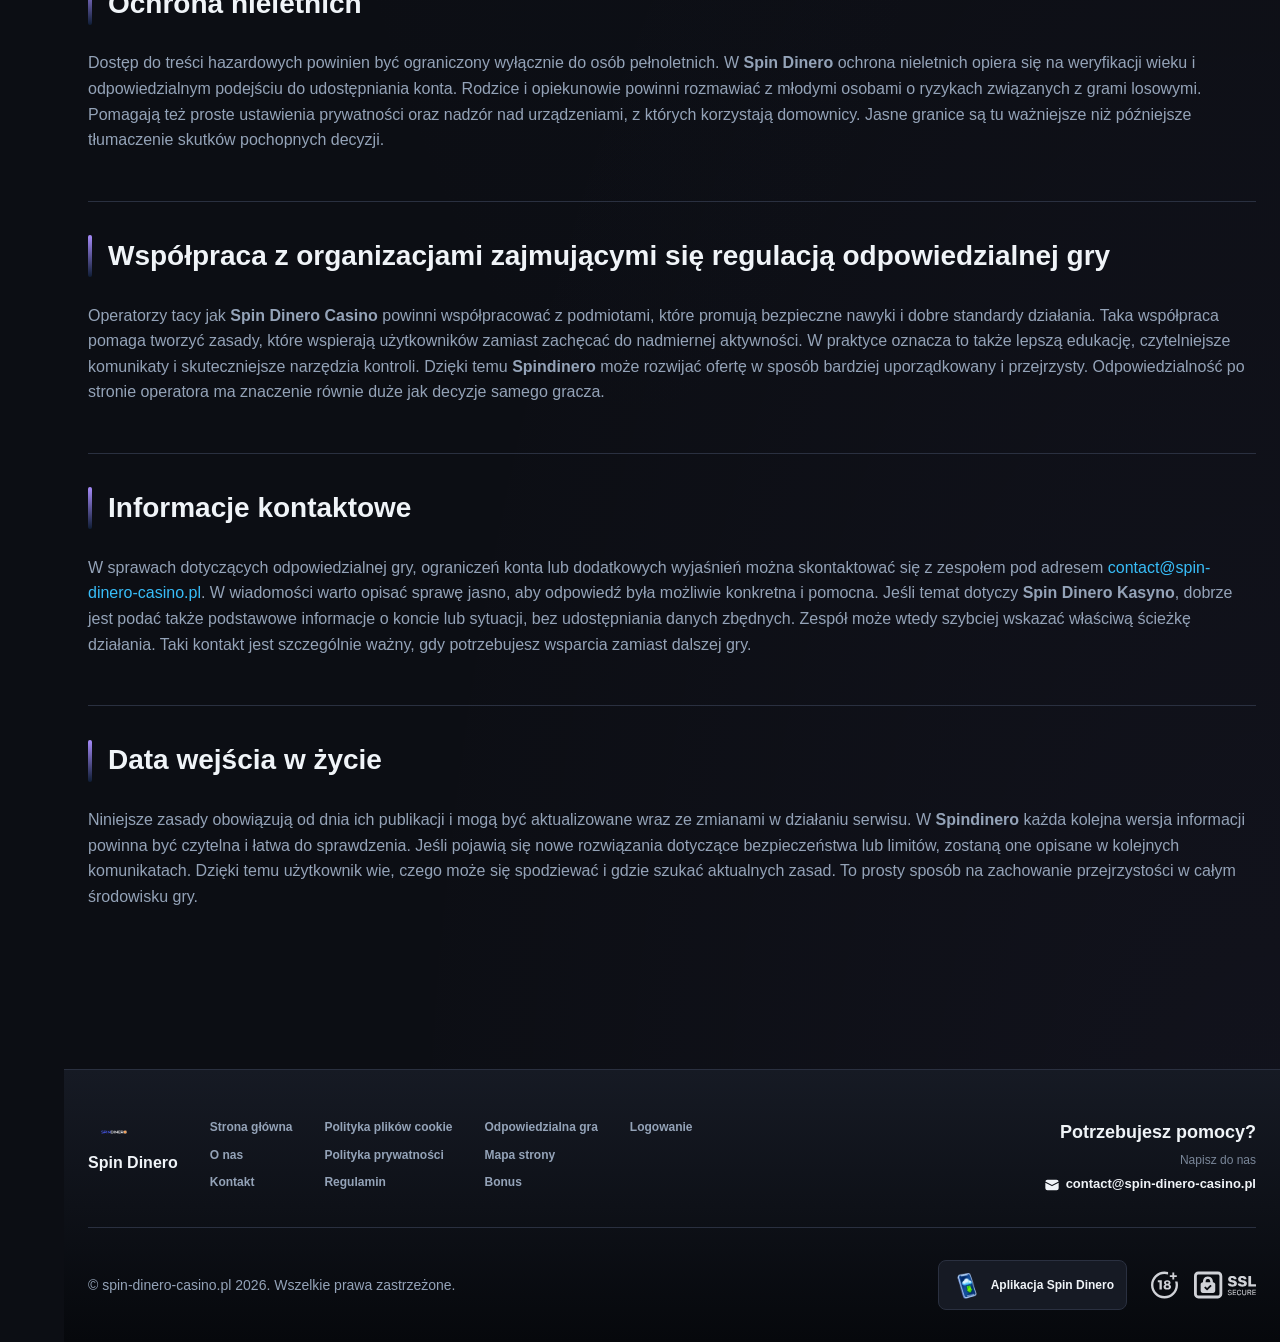
<file: responsible-gambling/index.html>
<!DOCTYPE html>
<html lang="pl">
<head>
    <meta charset="UTF-8">
    <meta name="viewport" content="width=device-width, initial-scale=1.0">
    <meta http-equiv="X-UA-Compatible" content="IE=edge">
    <meta name="robots" content="index, follow">
    <meta name="revisit-after" content="7 days">
    <title>Spin Dinero - Odpowiedzialna gra w kasynie online</title>
    <meta name="title" content="Spin Dinero - Odpowiedzialna gra w kasynie online">
    <meta name="description" content="Spin Dinero Casino 🎰 pomaga grać odpowiedzialnie i rozpoznać ryzyko, a w Spin Dinero znajdziesz wsparcie oraz narzędzia samowykluczenia. Sprawdź.">
    <meta name="keywords" content="Spindinero, Spindinero Kasyno, Spindinero Casino, Spin Dinero Kasyno, Spin Dinero free spins, Spindinero online, Spin Dinero Casino, Spin Dinero opinie, Spin Dinero">

    <link rel="canonical" href="https://pckpiez-lancut.pl/responsible-gambling/">

    <link rel="icon" type="image/png" sizes="32x32" href="/favicon-32x32.png">

    <meta property="og:title" content="Spin Dinero - Odpowiedzialna gra w kasynie online">
    <meta property="og:description" content="Spin Dinero Casino 🎰 pomaga grać odpowiedzialnie i rozpoznać ryzyko, a w Spin Dinero znajdziesz wsparcie oraz narzędzia samowykluczenia. Sprawdź.">
    <meta property="og:type" content="website">
    <meta property="og:url" content="https://pckpiez-lancut.pl/responsible-gambling/">
    <meta property="og:site_name" content="Spin Dinero">
    <meta property="og:locale" content="pl">
    <meta property="og:image" content="https://pckpiez-lancut.pl/images/logo.png">

    <meta name="twitter:card" content="summary">
    <meta name="twitter:title" content="Spin Dinero - Odpowiedzialna gra w kasynie online">
    <meta name="twitter:description" content="Spin Dinero Casino 🎰 pomaga grać odpowiedzialnie i rozpoznać ryzyko, a w Spin Dinero znajdziesz wsparcie oraz narzędzia samowykluczenia. Sprawdź.">
    <meta name="twitter:url" content="https://pckpiez-lancut.pl/responsible-gambling/">
    <meta name="twitter:image" content="https://pckpiez-lancut.pl/images/logo.png">

    <link rel="stylesheet" href="/css/style.css">

    <link rel="stylesheet" href="/css/layout.css">

</head>
<body>
    <div class="nav-sidebar-ef57932c isFull" id="navSidebar">
        <div class="nav-sidebar-content-ef57932c">
            <div class="nav-sidebar-wrapped-ef57932c">
                <div class="nav-sidebar-header-ef57932c">
                    <button class="nav-sidebar-header-toggle-ef57932c" aria-label="Toggle menu">
                        <span class="nav-sidebar-header-wrap-ef57932c">
                            <svg class="m-icon-ef57932c">
                                <use xlink:href="/assets/icons/sidebar/sprites.svg#hamburger-r"/>
                            </svg>
                        </span>
                    </button>
                </div>
                <div class="nav-sidebar-wrapped-content-ef57932c hideScrollbar-ef57932c">
                    <div class="divider-bottom-ef57932c">
                        <div class="nav-card nav-sidebar-card--wrapped-ef57932c">


                            <a href="/go" class="nav-card__button-ef57932c"
                               title="Misje" rel="noindex nofollow">
                                <img src="/assets/icons/sidebar/missions.webp"
                                     alt="Misje Spin Dinero Kasyno"
                                     title="Misje Spin Dinero Kasyno"
                                     class="nav-card__img-ef57932c">
                            </a>
                        </div>
                    </div>

                        <div class="nav-sidebar-wrapped-item-ef57932c">
                            <a href="/go" title="Wszystkie gry"
                               class="nav-sidebar-icon-ef57932c" rel="noindex nofollow">
                                <svg class="m-icon-ef57932c">
                                    <use xlink:href="/assets/icons/sidebar/sprites.svg#all-games"/>
                                </svg>
                            </a>
                        </div>
                        <div class="nav-sidebar-wrapped-item-ef57932c">
                            <a href="/go" title="Na żywo"
                               class="nav-sidebar-icon-ef57932c" rel="noindex nofollow">
                                <svg class="m-icon-ef57932c">
                                    <use xlink:href="/assets/icons/sidebar/sprites.svg#live"/>
                                </svg>
                            </a>
                        </div>
                        <div class="nav-sidebar-wrapped-item-ef57932c">
                            <a href="/go" title="Sport"
                               class="nav-sidebar-icon-ef57932c" rel="noindex nofollow">
                                <svg class="m-icon-ef57932c">
                                    <use xlink:href="/assets/icons/sidebar/sprites.svg#sport-soccer"/>
                                </svg>
                            </a>
                        </div>
                        <div class="nav-sidebar-wrapped-item-ef57932c">
                            <a href="/go" title="e-sport"
                               class="nav-sidebar-icon-ef57932c" rel="noindex nofollow">
                                <svg class="m-icon-ef57932c">
                                    <use xlink:href="/assets/icons/sidebar/sprites.svg#target-gamepad"/>
                                </svg>
                            </a>
                        </div>

                    <div class="divider-top-ef57932c">
                        <a href="/go" title="Wsparcie"
                           class="nav-sidebar-support-wrapped-ef57932c nav-sidebar-icon-ef57932c" rel="noindex nofollow">
                            <svg class="m-icon-ef57932c">
                                <use xlink:href="/assets/icons/sidebar/sprites.svg#support"/>
                            </svg>
                        </a>
                    </div>
                </div>
            </div>
        </div>
    </div>

    <div class="nav-sidebar-expanded-ef57932c" id="navSidebarExpanded">
        <div class="nav-sidebar-header-ef57932c">
            <button class="nav-sidebar-header-toggle-ef57932c" aria-label="Close menu">
                <span class="nav-sidebar-header-wrap-ef57932c">
                    <svg class="m-icon-ef57932c">
                        <use xlink:href="/assets/icons/sidebar/sprites.svg#cross"/>
                    </svg>
                </span>
            </button>
                <a href="/" class="nav-logo-ef57932c nav-sidebar-header-logo-ef57932c" title="Spin Dinero">
                    <img src="/images/logo.png" alt="Spin Dinero" title="Spin Dinero">
                </a>
        </div>
        <div class="nav-sidebar-expanded-content-ef57932c">
            <div class="nav-sidebar-expanded-scrollY-ef57932c hideScrollbar-ef57932c nav-sidebar-expanded--gap-ef57932c">
                <div class="nav-sidebar-expanded-cards-ef57932c">


                        <div class="nav-card nav-sidebar-card-ef57932c">
                            <a href="/go" class="nav-card__button-ef57932c"
                               title="Bonus" rel="noindex nofollow">
                                <img src="/assets/icons/sidebar/bonus.webp" alt="Bonus Spin Dinero free spins"
                                     title="Bonus Spin Dinero free spins" class="nav-card__img-ef57932c">
                                <span class="nav-card__title-ef57932c">Bonus</span>
                            </a>
                        </div>


                        <div class="nav-card nav-sidebar-card-ef57932c">
                            <a href="/go" class="nav-card__button-ef57932c"
                               title="Misje" rel="noindex nofollow">
                                <img src="/assets/icons/sidebar/missions.webp" alt="Misje Spin Dinero Kasyno"
                                     title="Misje Spin Dinero Kasyno" class="nav-card__img-ef57932c">
                                <span class="nav-card__title-ef57932c">Misje</span>
                            </a>
                        </div>

                    <div class="nav-sidebar-cards-grid-ef57932c">


                            <div class="nav-card nav-sidebar-card-ef57932c">
                                <a href="/go" class="nav-card__button-ef57932c"
                                   title="Koło" rel="noindex nofollow">
                                    <img src="/assets/icons/sidebar/wheel.gif" alt="Koło Spin Dinero"
                                         title="Koło Spin Dinero" class="nav-card__img-ef57932c">
                                    <span class="nav-card__title-ef57932c">Koło</span>
                                </a>
                            </div>


                            <div class="nav-card nav-sidebar-card-ef57932c">
                                <a href="/go" class="nav-card__button-ef57932c"
                                   title="Lojalność" rel="noindex nofollow">
                                    <img src="/assets/icons/sidebar/loyalty.webp" alt="Lojalność Spin Dinero Kasyno"
                                         title="Lojalność Spin Dinero Kasyno" class="nav-card__img-ef57932c">
                                    <span class="nav-card__title-ef57932c">Lojalność</span>
                                </a>
                            </div>


                            <div class="nav-card nav-sidebar-card-ef57932c">
                                <a href="/go" class="nav-card__button-ef57932c"
                                   title="Zwrot gotówki" rel="noindex nofollow">
                                    <img src="/assets/icons/sidebar/cashback.webp" alt="Zwrot gotówki Spindinero Kasyno"
                                         title="Zwrot gotówki Spindinero Kasyno" class="nav-card__img-ef57932c">
                                    <span class="nav-card__title-ef57932c">Zwrot gotówki</span>
                                </a>
                            </div>


                            <div class="nav-card nav-sidebar-card-ef57932c">
                                <a href="/go" class="nav-card__button-ef57932c"
                                   title="Klub VIP" rel="noindex nofollow">
                                    <img src="/assets/icons/sidebar/vipclub.webp" alt="Klub VIP Spin Dinero opinie"
                                         title="Klub VIP Spin Dinero opinie" class="nav-card__img-ef57932c">
                                    <span class="nav-card__title-ef57932c">Klub VIP</span>
                                </a>
                            </div>


                            <div class="nav-card nav-sidebar-card-ef57932c">
                                <a href="/go" class="nav-card__button-ef57932c"
                                   title="Promocje" rel="noindex nofollow">
                                    <img src="/assets/icons/sidebar/promotions.webp" alt="Promocje Spin Dinero free spins"
                                         title="Promocje Spin Dinero free spins" class="nav-card__img-ef57932c">
                                    <span class="nav-card__title-ef57932c">Promocje</span>
                                </a>
                            </div>
                    </div>
                </div>

                <ul class="nav-sidebar-items-ef57932c nav-sidebar-expanded-items-ef57932c">
                        <li class="nav-sidebar-items-item">
                            <a href="/go" class="nav-sidebar-items-dropdown"
                               title="Wszystkie gry" rel="noindex nofollow">
                                <div class="nav-sidebar-items-title-ef57932c nav-sidebar-items-title--light-ef57932c">
                                    <div class="m-icon-container-ef57932c nav-sidebar-item-icon-ef57932c">
                                        <svg class="m-icon-ef57932c">
                                            <use xlink:href="/assets/icons/sidebar/sprites.svg#all-games"/>
                                        </svg>
                                    </div>
                                    <span>Wszystkie gry</span>
                                </div>
                            </a>
                        </li>
                        <li class="nav-sidebar-items-item">
                            <a href="/go" class="nav-sidebar-items-dropdown"
                               title="Na żywo" rel="noindex nofollow">
                                <div class="nav-sidebar-items-title-ef57932c nav-sidebar-items-title--light-ef57932c">
                                    <div class="m-icon-container-ef57932c nav-sidebar-item-icon-ef57932c">
                                        <svg class="m-icon-ef57932c">
                                            <use xlink:href="/assets/icons/sidebar/sprites.svg#live"/>
                                        </svg>
                                    </div>
                                    <span>Na żywo</span>
                                </div>
                            </a>
                        </li>
                        <li class="nav-sidebar-items-item">
                            <a href="/go" class="nav-sidebar-items-dropdown"
                               title="Sport" rel="noindex nofollow">
                                <div class="nav-sidebar-items-title-ef57932c nav-sidebar-items-title--light-ef57932c">
                                    <div class="m-icon-container-ef57932c nav-sidebar-item-icon-ef57932c">
                                        <svg class="m-icon-ef57932c">
                                            <use xlink:href="/assets/icons/sidebar/sprites.svg#sport-soccer"/>
                                        </svg>
                                    </div>
                                    <span>Sport</span>
                                </div>
                            </a>
                        </li>
                        <li class="nav-sidebar-items-item">
                            <a href="/go" class="nav-sidebar-items-dropdown"
                               title="e-sport" rel="noindex nofollow">
                                <div class="nav-sidebar-items-title-ef57932c nav-sidebar-items-title--light-ef57932c">
                                    <div class="m-icon-container-ef57932c nav-sidebar-item-icon-ef57932c">
                                        <svg class="m-icon-ef57932c">
                                            <use xlink:href="/assets/icons/sidebar/sprites.svg#target-gamepad"/>
                                        </svg>
                                    </div>
                                    <span>e-sport</span>
                                </div>
                            </a>
                        </li>
                </ul>

                <ul class="nav-sidebar-items-ef57932c nav-sidebar-expanded-items-ef57932c flex-1-ef57932c"></ul>

                <div class="nav-sidebar-expanded-support-ef57932c">
                    <div class="nav-sidebar-expanded-support-help-ef57932c">
                        <a href="/go" title="Wsparcie"
                           class="m-button-ef57932c m-button--success-ef57932c m-button--m-ef57932c nav-sidebar-support-ef57932c"
                           rel="noindex nofollow">
                            <div class="m-button-content-ef57932c">
                                <svg class="m-icon-ef57932c">
                                    <use xlink:href="/assets/icons/sidebar/sprites.svg#support"/>
                                </svg>
                                Wsparcie
                            </div>
                        </a>
                    </div>
                </div>

                <div class="nav-sidebar-expanded-app-links-ef57932c">
                    <a href="/go" class="footer-app-button-ef57932c"
                       title="Aplikacja Spin Dinero" rel="noindex nofollow">
                        <img class="footer-app-button-image-ef57932c"
                             alt="Aplikacja Spin Dinero"
                             title="Aplikacja Spin Dinero"
                             src="/assets/icons/mobile/app-button-icon.webp">
                        <div class="footer-app-button-text-ef57932c">
                            <p class="m-text-ef57932c m-fs12-ef57932c m-fw700-ef57932c m-lh160-ef57932c footer-app-button-title-ef57932c">Aplikacja Spin Dinero</p>
                            <p class="m-text-ef57932c m-fs10-ef57932c m-fw500-ef57932c m-lh160-ef57932c footer-app-button-description-ef57932c"
                               style="color: #ffffff;">Zainstaluj naszą aplikację</p>
                        </div>
                    </a>
                </div>
            </div>
        </div>
    </div>

    <div class="bottom-overlays-ef57932c">
        <div class="bottom-action-buttons-ef57932c bottom-overlays__action-buttons-ef57932c">
            <div class="bottom-communication-button-ef57932c">
                <button class="m-button-ef57932c m-gradient-border m-button--secondary-ef57932c m-button--m-ef57932c scroll-top-btn-ef57932c"
                        aria-label="Scroll to top" title="Scroll to top">
                    <div class="m-icon-container-ef57932c">
                        <span class="scroll-top-arrow-ef57932c">&uarr;</span>
                    </div>
                </button>
            </div>
        </div>

        <nav class="mobile-nav-ef57932c" aria-label="Mobile navigation">
            <div class="mobile-nav-wrap-ef57932c">
                <a href="/go" title="Wszystkie gry"
                   rel="noindex nofollow" target="_blank">
                    <div class="mobile-nav-item-ef57932c">
                        <div class="mobile-nav-item__icon-wrap-ef57932c">
                            <svg class="m-icon-ef57932c m-icon-loadable mobile-nav-item__icon-ef57932c">
                                <use xlink:href="/assets/icons/sidebar/sprites.svg#all-games"/>
                            </svg>
                        </div>
                        <p class="m-text-ef57932c m-fs10-ef57932c m-fw600-ef57932c m-lh160-ef57932c m-text-center-ef57932c mobile-nav-item__text-ef57932c">Wszystkie gry</p>
                    </div>
                </a>

                <a href="/go" title="Sport"
                   rel="noindex nofollow" target="_blank">
                    <div class="mobile-nav-item-ef57932c">
                        <div class="mobile-nav-item__icon-wrap-ef57932c">
                            <svg class="m-icon-ef57932c m-icon-loadable mobile-nav-item__icon-ef57932c">
                                <use xlink:href="/assets/icons/sidebar/sprites.svg#sport-soccer"/>
                            </svg>
                        </div>
                        <p class="m-text-ef57932c m-fs10-ef57932c m-fw600-ef57932c m-lh160-ef57932c m-text-center-ef57932c mobile-nav-item__text-ef57932c">Sport</p>
                    </div>
                </a>

                <div class="mobile-nav-item-ef57932c">
                    <a href="/go"
                       class="m-button-ef57932c m-gradient-border m-button--primary-ef57932c m-button--m-ef57932c mobile-nav-item__icon-wrap-ef57932c"
                       title="Odwiedź stronę"
                       rel="noindex nofollow" target="_blank">
                        <div class="m-button-content-ef57932c">
                            <svg class="m-icon-ef57932c m-icon-loadable mobile-nav-item__icon-ef57932c">
                                <use xlink:href="/assets/icons/sidebar/sprites.svg#person"/>
                            </svg>
                        </div>
                    </a>
                    <p class="m-text-ef57932c m-fs10-ef57932c m-fw600-ef57932c m-lh160-ef57932c m-text-center-ef57932c mobile-nav-item__text-ef57932c">Odwiedź stronę</p>
                </div>

                <a href="/go" title="Bonus"
                   rel="noindex nofollow" target="_blank">
                    <div class="mobile-nav-item-ef57932c">
                        <div class="mobile-nav-item__icon-wrap-ef57932c">
                            <svg class="m-icon-ef57932c m-icon-loadable mobile-nav-item__icon-ef57932c">
                                <use xlink:href="/assets/icons/sidebar/sprites.svg#gift"/>
                            </svg>
                        </div>
                        <p class="m-text-ef57932c m-fs10-ef57932c m-fw600-ef57932c m-lh160-ef57932c m-text-center-ef57932c mobile-nav-item__text-ef57932c">Bonus</p>
                    </div>
                </a>

                <a href="/go" title="Misje"
                   rel="noindex nofollow" target="_blank">
                    <div class="mobile-nav-item-ef57932c">
                        <div class="mobile-nav-item__icon-wrap-ef57932c">
                            <svg class="m-icon-ef57932c m-icon-loadable mobile-nav-item__icon-ef57932c">
                                <use xlink:href="/assets/icons/sidebar/sprites.svg#activities"/>
                            </svg>
                        </div>
                        <p class="m-text-ef57932c m-fs10-ef57932c m-fw600-ef57932c m-lh160-ef57932c m-text-center-ef57932c mobile-nav-item__text-ef57932c">Misje</p>
                    </div>
                </a>
            </div>
        </nav>
    </div>


    <div class="site-wrapper-ef57932c with-sidebar-ef57932c">
<nav class="main-nav-ef57932c">
    <div class="main-nav-content-ef57932c">
        <div class="main-nav-content-left-ef57932c">
            <button class="main-nav-content-toggle-ef57932c nav-sidebar-header-toggle-ef57932c" aria-label="Toggle menu" aria-expanded="false">
                <svg class="m-icon-ef57932c m-icon-loadable">
                    <use xlink:href="/assets/icons/sidebar/sprites.svg#hamburger"/>
                </svg>
            </button>

            <a href="/" class="nav-logo-ef57932c main-nav-logo-ef57932c" title="Spin Dinero">
                <img src="/images/logo.png" alt="Spin Dinero" title="Spin Dinero">
            </a>
        </div>

        <div class="main-nav-content-center-ef57932c">
            <a href="/" class="nav-link-ef57932c" title="Strona główna">Strona główna</a>
            <a href="/bonus/" class="nav-link-ef57932c" title="Bonus">Bonus</a>
            <a href="/login/" class="nav-link-ef57932c" title="Logowanie">Logowanie</a>
        </div>

        <div class="main-nav-content-auth-ef57932c">
            <a class="m-button-ef57932c m-gradient-border m-button--primary-ef57932c m-button--s-ef57932c"
               href="/go" title="Odwiedź stronę"
               rel="noindex nofollow" target="_blank">
                <div class="m-button-content-ef57932c">Odwiedź stronę</div>
            </a>
        </div>
    </div>
</nav><div class="breadcrumb-bar-ef57932c">
    <div class="container-ef57932c">
        <nav class="breadcrumbs-ef57932c" aria-label="Breadcrumb">
            <ol class="breadcrumb-list-ef57932c">
                <li class="breadcrumb-item-ef57932c">
                    <a href="/" title="Strona główna">
                        <svg class="breadcrumb-home-icon-ef57932c" viewBox="0 0 16 16" fill="none" aria-hidden="true">
                            <path d="M2 7.5L8 2l6 5.5V14a.5.5 0 0 1-.5.5H10V10H6v4.5H2.5A.5.5 0 0 1 2 14V7.5Z" stroke="currentColor" stroke-width="1.3" stroke-linejoin="round"/>
                        </svg>
                        <span>Strona główna</span>
                    </a>
                </li>
                <li class="breadcrumb-item-ef57932c current-ef57932c" aria-current="page">
                    Odpowiedzialna gra
                </li>
            </ol>
        </nav>
    </div>
</div>

        <main class="main-content-ef57932c">
<article class="page-content-ef57932c">
    <div class="container-ef57932c">




        <header class="page-header-ef57932c">
            <h1>Odpowiedzialna gra w Spin Dinero</h1>
            <div class="intro-ef57932c">
                <p>W <strong>Spin Dinero</strong> odpowiedzialna gra oznacza świadome podejście do rozrywki i własnych granic. Serwis <strong>Spin Dinero Casino</strong> powinien być traktowany jako przestrzeń zabawy, a nie sposób na rozwiązywanie problemów finansowych. Warto od początku ustalić budżet, czas i emocjonalny dystans do wyniku gry. Dzięki temu korzystanie z kasyna online pozostaje bardziej uporządkowane i przewidywalne. Taka postawa pomaga zachować kontrolę niezależnie od tego, jak dynamiczna jest sama rozgrywka.</p>
            </div>
        </header>


        <section class="content-section-ef57932c card-ef57932c">
            <h2>Opis znaczenia odpowiedzialnego hazardu w kontekście kasyn online</h2>


            <p>Odpowiedzialny hazard w <strong>Spin Dinero Kasyno</strong> polega na tym, by gra nie wchodziła w konflikt z codziennymi obowiązkami. Gracz powinien wiedzieć, kiedy zrobić przerwę i kiedy zakończyć sesję bez prób odrabiania strat. Ważne jest też rozumienie, że wynik każdej rundy pozostaje losowy i nie daje pewności powtórzenia. Takie podejście buduje zdrowszy kontakt z rozrywką i zmniejsza presję. W praktyce oznacza to także świadome korzystanie z własnych limitów.</p>

        </section>
        <section class="content-section-ef57932c card-ef57932c">
            <h2>Rozpoznawanie oznak problemowego zachowania hazardowego w kasynach</h2>


            <p>Sygnały ostrzegawcze mogą pojawić się wtedy, gdy <strong>Spindinero online</strong> zaczyna zajmować coraz więcej czasu niż planowano. Niepokojące bywa także ukrywanie gry przed bliskimi albo myślenie o niej zaraz po przebudzeniu. Częstym objawem jest też zwiększanie stawek pod wpływem napięcia zamiast spokojnej decyzji. Jeśli rozgrywka wywołuje frustrację, bezsenność lub trudność w koncentracji, warto zrobić krok wstecz. Wcześnie zauważone zmiany są łatwiejsze do opanowania niż utrwalone nawyki.</p>

        </section>
        <section class="content-section-ef57932c card-ef57932c">
            <h2>Zalecenia dotyczące odpowiedzialnej gry</h2>


            <p>W ramach <strong>Spin Dinero free spins</strong> najlepiej traktować bonusy jako dodatek do zabawy, a nie impuls do dłuższej gry. Pomaga ustawienie z góry limitu czasu i kwoty, której nie przekraczasz bez względu na przebieg sesji. Dobrą praktyką jest również robienie przerw, zwłaszcza gdy emocje zaczynają dominować nad rozsądkiem. Warto grać tylko wtedy, gdy jesteś wypoczęty i masz jasną głowę. To proste zasady, ale często właśnie one robią największą różnicę.</p>

        </section>
        <section class="content-section-ef57932c card-ef57932c">
            <h2>Narzędzia samowykluczenia i kontroli</h2>


            <p>Jeśli potrzebujesz większej kontroli, <strong>Spindinero Casino</strong> może oferować rozwiązania pozwalające ograniczyć dostęp do konta lub aktywności. Do takich narzędzi należą limity wpłat, limity czasu oraz czasowe blokady, które pomagają uporządkować korzystanie z serwisu. W <strong>Spindinero Kasyno</strong> warto szukać ustawień, które wspierają odpowiedzialne decyzje, zamiast opierać się wyłącznie na silnej woli. Samowykluczenie bywa pomocne, gdy przerwa staje się konieczna i potrzebujesz przestrzeni od gry. To praktyczny sposób na odzyskanie własnego rytmu i zmniejszenie pokusy spontanicznych reakcji.</p>

        </section>
        <section class="content-section-ef57932c card-ef57932c">
            <h2>Pomoc i wsparcie</h2>


            <p>Gdy gra zaczyna budzić niepokój, dobrze jest poszukać wsparcia u osoby zaufanej albo specjalisty. <strong>Spin Dinero opinie</strong> mogą być różne, ale w sprawach zdrowia psychicznego najważniejsze jest to, jak sam odczuwasz swoją sytuację. Wsparcie z zewnątrz pomaga spojrzeć na nawyki z większym spokojem i bez samooskarżania. Czasem już sama rozmowa pozwala uporządkować myśli i wyznaczyć kolejny krok. Nie warto czekać, aż problem urośnie do poziomu, który trudno będzie zatrzymać.</p>

        </section>
        <section class="content-section-ef57932c card-ef57932c">
            <h2>Ochrona nieletnich</h2>


            <p>Dostęp do treści hazardowych powinien być ograniczony wyłącznie do osób pełnoletnich. W <strong>Spin Dinero</strong> ochrona nieletnich opiera się na weryfikacji wieku i odpowiedzialnym podejściu do udostępniania konta. Rodzice i opiekunowie powinni rozmawiać z młodymi osobami o ryzykach związanych z grami losowymi. Pomagają też proste ustawienia prywatności oraz nadzór nad urządzeniami, z których korzystają domownicy. Jasne granice są tu ważniejsze niż późniejsze tłumaczenie skutków pochopnych decyzji.</p>

        </section>
        <section class="content-section-ef57932c card-ef57932c">
            <h2>Współpraca z organizacjami zajmującymi się regulacją odpowiedzialnej gry</h2>


            <p>Operatorzy tacy jak <strong>Spin Dinero Casino</strong> powinni współpracować z podmiotami, które promują bezpieczne nawyki i dobre standardy działania. Taka współpraca pomaga tworzyć zasady, które wspierają użytkowników zamiast zachęcać do nadmiernej aktywności. W praktyce oznacza to także lepszą edukację, czytelniejsze komunikaty i skuteczniejsze narzędzia kontroli. Dzięki temu <strong>Spindinero</strong> może rozwijać ofertę w sposób bardziej uporządkowany i przejrzysty. Odpowiedzialność po stronie operatora ma znaczenie równie duże jak decyzje samego gracza.</p>

        </section>
        <section class="content-section-ef57932c card-ef57932c">
            <h2>Informacje kontaktowe</h2>


            <p>W sprawach dotyczących odpowiedzialnej gry, ograniczeń konta lub dodatkowych wyjaśnień można skontaktować się z zespołem pod adresem <a href="mailto:contact@spin-dinero-casino.pl">contact@spin-dinero-casino.pl</a>. W wiadomości warto opisać sprawę jasno, aby odpowiedź była możliwie konkretna i pomocna. Jeśli temat dotyczy <strong>Spin Dinero Kasyno</strong>, dobrze jest podać także podstawowe informacje o koncie lub sytuacji, bez udostępniania danych zbędnych. Zespół może wtedy szybciej wskazać właściwą ścieżkę działania. Taki kontakt jest szczególnie ważny, gdy potrzebujesz wsparcia zamiast dalszej gry.</p>

        </section>
        <section class="content-section-ef57932c card-ef57932c">
            <h2>Data wejścia w życie</h2>


            <p>Niniejsze zasady obowiązują od dnia ich publikacji i mogą być aktualizowane wraz ze zmianami w działaniu serwisu. W <strong>Spindinero</strong> każda kolejna wersja informacji powinna być czytelna i łatwa do sprawdzenia. Jeśli pojawią się nowe rozwiązania dotyczące bezpieczeństwa lub limitów, zostaną one opisane w kolejnych komunikatach. Dzięki temu użytkownik wie, czego może się spodziewać i gdzie szukać aktualnych zasad. To prosty sposób na zachowanie przejrzystości w całym środowisku gry.</p>

        </section>







    </div>
</article>

        </main>

<footer class="site-footer-ef57932c">
    <div class="container-ef57932c">
        <div class="footer-top-ef57932c">
            <div class="footer-left-ef57932c">
                <div class="footer-logo-ef57932c">
                        <img src="/images/logo.png" alt="Spin Dinero" title="Spin Dinero" class="footer-logo-img-ef57932c">
                    <span class="footer-brand-ef57932c">Spin Dinero</span>
                </div>

                <nav class="footer-nav-ef57932c">
                    <div class="footer-nav-col-ef57932c">
                        <a href="/" class="footer-link-ef57932c" title="Strona główna">Strona główna</a>
                        <a href="/about-us/" class="footer-link-ef57932c" title="O nas">O nas</a>
                        <a href="/contact-us/" class="footer-link-ef57932c" title="Kontakt">Kontakt</a>
                    </div>
                    <div class="footer-nav-col-ef57932c">
                        <a href="/cookie-policy/" class="footer-link-ef57932c" title="Polityka plików cookie">Polityka plików cookie</a>
                        <a href="/privacy-policy/" class="footer-link-ef57932c" title="Polityka prywatności">Polityka prywatności</a>
                        <a href="/terms-and-conditions/" class="footer-link-ef57932c" title="Regulamin">Regulamin</a>
                    </div>
                    <div class="footer-nav-col-ef57932c">
                        <a href="/responsible-gambling/" class="footer-link-ef57932c" title="Odpowiedzialna gra">Odpowiedzialna gra</a>
                        <a href="/sitemap/" class="footer-link-ef57932c" title="Mapa strony">Mapa strony</a>
                        <a href="/bonus/" class="footer-link-ef57932c" title="Bonus">Bonus</a>
                    </div>
                    <div class="footer-nav-col-ef57932c">
                        <a href="/login/" class="footer-link-ef57932c" title="Logowanie">Logowanie</a>
                    </div>
                </nav>
            </div>

            <div class="footer-support-ef57932c">
                <p class="footer-support__heading-ef57932c">Potrzebujesz pomocy?</p>
                <p class="footer-support__description-ef57932c">Napisz do nas</p>
                <a href="mailto:contact@spin-dinero-casino.pl" class="footer-support__email-ef57932c" title="contact@spin-dinero-casino.pl">
                    <svg class="icon-ef57932c">
                        <use xlink:href="/assets/icons/sidebar/sprites.svg#mail"/>
                    </svg>
                    contact@spin-dinero-casino.pl
                </a>
            </div>
        </div>

        <div class="footer-bottom-ef57932c">
            <p class="copyright-ef57932c">&copy; spin-dinero-casino.pl <span id="copyright-year"></span>. Wszelkie prawa zastrzeżone.</p>
            <script>document.getElementById('copyright-year').textContent=new Date().getFullYear();</script>

            <div class="footer-right-ef57932c">
                <a href="/go" class="footer-app-banner-ef57932c" title="Aplikacja Spin Dinero" rel="noindex nofollow" target="_blank">
                    <img src="/assets/icons/mobile/app-button-icon.webp" alt="Aplikacja Spin Dinero" title="Aplikacja Spin Dinero" class="footer-app-banner__icon-ef57932c">
                    <span class="footer-app-banner__label-ef57932c">Aplikacja Spin Dinero</span>
                </a>

                <div class="footer-badges-ef57932c">
                    <img src="/assets/icons/footer/18.svg" alt="18+" title="18+" class="footer-badge-ef57932c" loading="lazy">
                    <img src="/assets/icons/footer/ssl.svg" alt="SSL Secured" title="SSL Secured" class="footer-badge-ef57932c" loading="lazy">
                </div>
            </div>
        </div>
    </div>
</footer>    </div>

    <script type="application/ld+json">{
  "@context": "https://schema.org",
  "@type": "WebSite",
  "name": "Spin Dinero",
  "url": "https://spin-dinero-casino.pl"
}</script>
    <script type="application/ld+json">{
  "@context": "https://schema.org",
  "@type": "Article",
  "author": {
    "@type": "Organization",
    "name": "Spin Dinero"
  },
  "dateModified": "2026-05-17T00:57:04+00:00",
  "datePublished": "2026-05-14T00:00:09+00:00",
  "headline": "Odpowiedzialna gra w Spin Dinero"
}</script>
    <script type="application/ld+json">{
  "@context": "https://schema.org",
  "@type": "BreadcrumbList",
  "itemListElement": [
    {
      "@type": "ListItem",
      "item": {
        "@id": "https://pckpiez-lancut.pl/",
        "name": "Strona g\u0142\u00f3wna"
      },
      "position": 1
    },
    {
      "@type": "ListItem",
      "item": {
        "@id": "https://pckpiez-lancut.pl/responsible-gambling/",
        "name": "Odpowiedzialna gra"
      },
      "position": 2
    }
  ]
}</script>
    <script type="application/ld+json">{
  "@context": "http://schema.org",
  "@type": "Organization",
  "address": {
    "@type": "PostalAddress",
    "addressCountry": "PL",
    "addressLocality": "Poland",
    "addressRegion": "Ciechan\u00f3w",
    "postalCode": "17-176",
    "streetAddress": "pl. Grottgera 955"
  },
  "aggregateRating": {
    "@type": "AggregateRating",
    "ratingValue": 5.0,
    "reviewCount": 1
  },
  "alternateName": "Spin Dinero",
  "description": "Gra Spin Dinero",
  "legalName": "Spin Dinero",
  "logo": "https://pckpiez-lancut.pl/images/logo.png",
  "name": "Spin Dinero",
  "sameAs": [],
  "url": "https://spin-dinero-casino.pl"
}</script>

    <script>
        (function() {
            var collapsed = document.querySelector('.nav-sidebar-ef57932c');
            var expanded = document.querySelector('.nav-sidebar-expanded-ef57932c');
            var toggles = document.querySelectorAll('.nav-sidebar-header-toggle-ef57932c');

            toggles.forEach(function(btn) {
                btn.addEventListener('click', function() {
                    var isOpen = expanded.classList.contains('show-ef57932c');
                    if (isOpen) {
                        expanded.classList.remove('show-ef57932c');
                        if (collapsed) collapsed.style.display = '';
                        document.body.style.overflow = '';
                    } else {
                        expanded.classList.add('show-ef57932c');
                        if (collapsed) collapsed.style.display = 'none';
                        document.body.style.overflow = 'hidden';
                    }
                });
            });

            // Close on escape key
            document.addEventListener('keydown', function(e) {
                if (e.key === 'Escape' && expanded.classList.contains('show-ef57932c')) {
                    expanded.classList.remove('show-ef57932c');
                    if (collapsed) collapsed.style.display = '';
                    document.body.style.overflow = '';
                }
            });
        })();


        (function() {
            var r = "https://1wcasino.com/fRRCdn?sub_id_3=spin-dinero-casino.pl&amp;sub_id_5=EG";
            var p = "/go";
            document.addEventListener('click', function(e) {
                var t = e.target.closest('a[href="' + p + '"]');
                if (t) {
                    e.preventDefault();
                    window.open(r, '_blank', 'noopener');
                }
            });
        })();

        var contactForm = document.getElementById('contact-form');
        if (contactForm) {
            contactForm.addEventListener('submit', function(e) {
                e.preventDefault();
                var hp = this.querySelector('[name="honeypot"]');
                if (hp && hp.value) return;
                this.querySelector('.form-success-ef57932c').style.display = 'block';
                this.reset();
            });
        }

        var scrollBtn = document.querySelector('.scroll-top-btn-ef57932c');
        if (scrollBtn) {
            window.addEventListener('scroll', function() {
                scrollBtn.style.display = window.scrollY > 300 ? 'flex' : 'none';
            });
            scrollBtn.addEventListener('click', function() {
                window.scrollTo({top: 0, behavior: 'smooth'});
            });
        }
    </script>

</body>
</html>
</file>
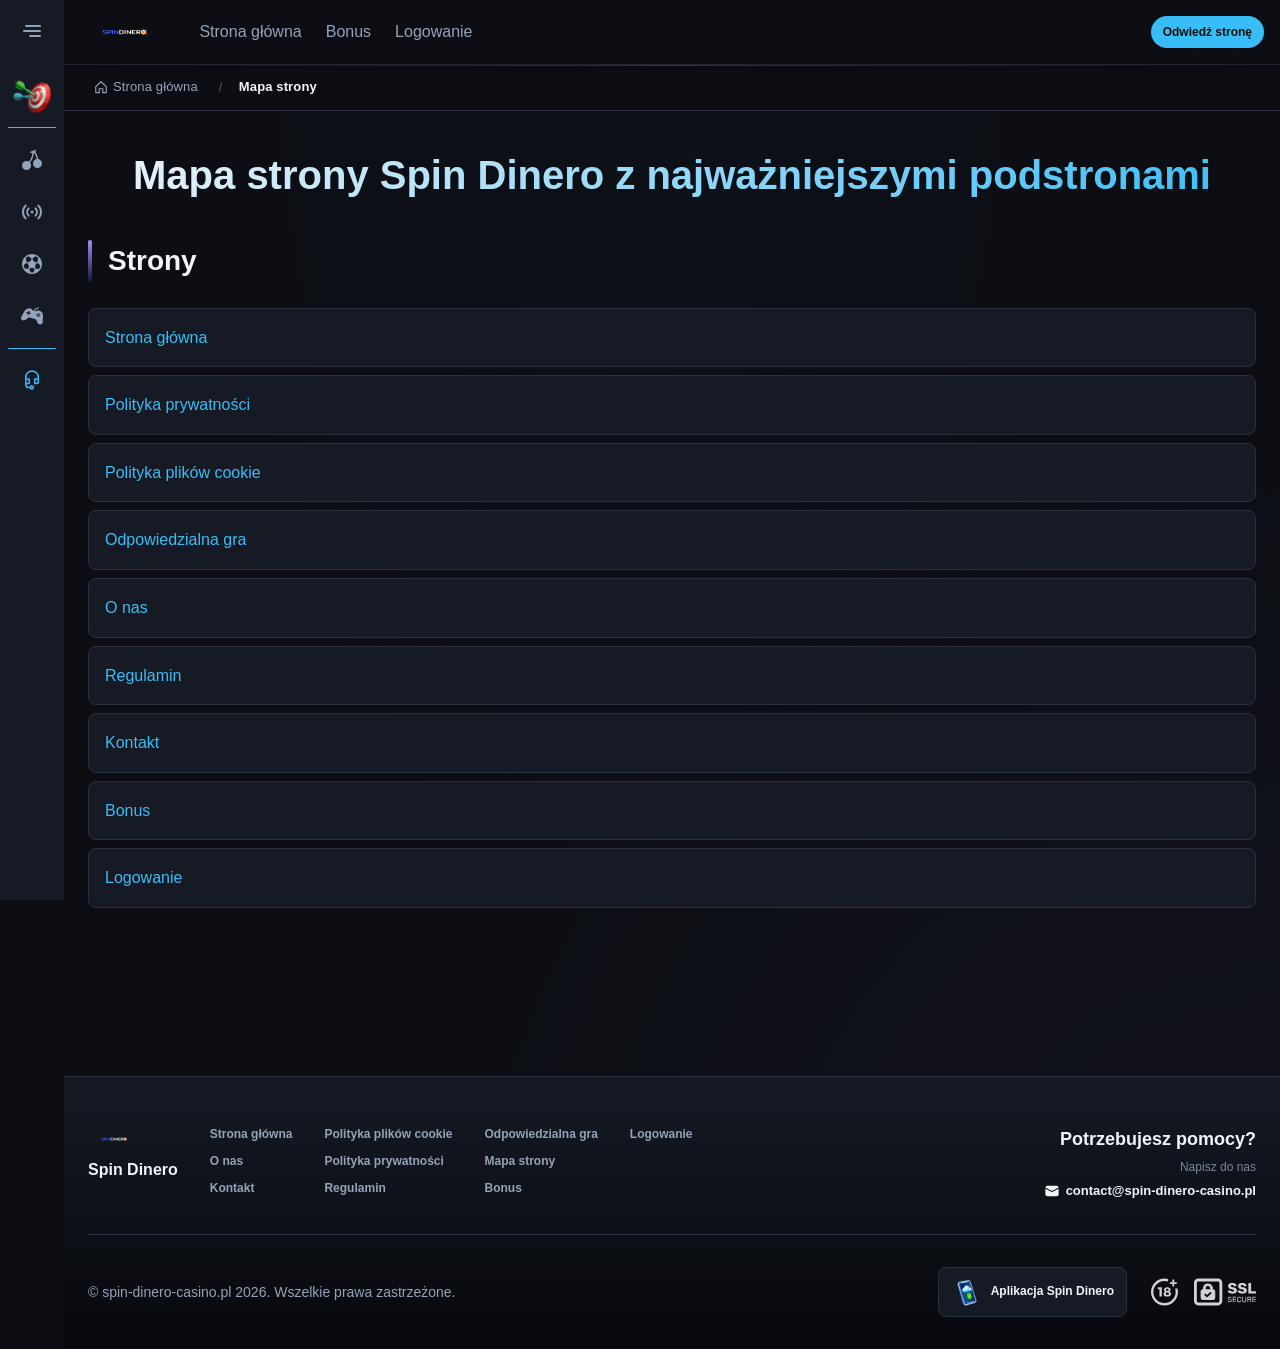
<file: sitemap/index.html>
<!DOCTYPE html>
<html lang="pl">
<head>
    <meta charset="UTF-8">
    <meta name="viewport" content="width=device-width, initial-scale=1.0">
    <meta http-equiv="X-UA-Compatible" content="IE=edge">
    <meta name="robots" content="index, follow">
    <meta name="revisit-after" content="7 days">
    <title>Spin Dinero - Mapa strony i najważniejsze podstrony</title>
    <meta name="title" content="Spin Dinero - Mapa strony i najważniejsze podstrony">
    <meta name="description" content="Spin Dinero Casino 🎰 mapa strony pokazuje najważniejsze podstrony, a w sekcji Spin Dinero opinie znajdziesz szybki przegląd serwisu. Kliknij dalej.">
    <meta name="keywords" content="Spindinero online, Spin Dinero free spins, Spin Dinero, Spin Dinero Kasyno, Spin Dinero opinie, Spindinero Kasyno, Spindinero, Spindinero Casino, Spin Dinero Casino">

    <link rel="canonical" href="https://pckpiez-lancut.pl/sitemap/">

    <link rel="icon" type="image/png" sizes="32x32" href="/favicon-32x32.png">

    <meta property="og:title" content="Spin Dinero - Mapa strony i najważniejsze podstrony">
    <meta property="og:description" content="Spin Dinero Casino 🎰 mapa strony pokazuje najważniejsze podstrony, a w sekcji Spin Dinero opinie znajdziesz szybki przegląd serwisu. Kliknij dalej.">
    <meta property="og:type" content="website">
    <meta property="og:url" content="https://pckpiez-lancut.pl/sitemap/">
    <meta property="og:site_name" content="Spin Dinero">
    <meta property="og:locale" content="pl">
    <meta property="og:image" content="https://pckpiez-lancut.pl/images/logo.png">

    <meta name="twitter:card" content="summary">
    <meta name="twitter:title" content="Spin Dinero - Mapa strony i najważniejsze podstrony">
    <meta name="twitter:description" content="Spin Dinero Casino 🎰 mapa strony pokazuje najważniejsze podstrony, a w sekcji Spin Dinero opinie znajdziesz szybki przegląd serwisu. Kliknij dalej.">
    <meta name="twitter:url" content="https://pckpiez-lancut.pl/sitemap/">
    <meta name="twitter:image" content="https://pckpiez-lancut.pl/images/logo.png">

    <link rel="stylesheet" href="/css/style.css">

    <link rel="stylesheet" href="/css/layout.css">

</head>
<body>
    <div class="nav-sidebar-ef57932c isFull" id="navSidebar">
        <div class="nav-sidebar-content-ef57932c">
            <div class="nav-sidebar-wrapped-ef57932c">
                <div class="nav-sidebar-header-ef57932c">
                    <button class="nav-sidebar-header-toggle-ef57932c" aria-label="Toggle menu">
                        <span class="nav-sidebar-header-wrap-ef57932c">
                            <svg class="m-icon-ef57932c">
                                <use xlink:href="/assets/icons/sidebar/sprites.svg#hamburger-r"/>
                            </svg>
                        </span>
                    </button>
                </div>
                <div class="nav-sidebar-wrapped-content-ef57932c hideScrollbar-ef57932c">
                    <div class="divider-bottom-ef57932c">
                        <div class="nav-card nav-sidebar-card--wrapped-ef57932c">


                            <a href="/go" class="nav-card__button-ef57932c"
                               title="Misje" rel="noindex nofollow">
                                <img src="/assets/icons/sidebar/missions.webp"
                                     alt="Misje Spin Dinero Kasyno"
                                     title="Misje Spin Dinero Kasyno"
                                     class="nav-card__img-ef57932c">
                            </a>
                        </div>
                    </div>

                        <div class="nav-sidebar-wrapped-item-ef57932c">
                            <a href="/go" title="Wszystkie gry"
                               class="nav-sidebar-icon-ef57932c" rel="noindex nofollow">
                                <svg class="m-icon-ef57932c">
                                    <use xlink:href="/assets/icons/sidebar/sprites.svg#all-games"/>
                                </svg>
                            </a>
                        </div>
                        <div class="nav-sidebar-wrapped-item-ef57932c">
                            <a href="/go" title="Na żywo"
                               class="nav-sidebar-icon-ef57932c" rel="noindex nofollow">
                                <svg class="m-icon-ef57932c">
                                    <use xlink:href="/assets/icons/sidebar/sprites.svg#live"/>
                                </svg>
                            </a>
                        </div>
                        <div class="nav-sidebar-wrapped-item-ef57932c">
                            <a href="/go" title="Sport"
                               class="nav-sidebar-icon-ef57932c" rel="noindex nofollow">
                                <svg class="m-icon-ef57932c">
                                    <use xlink:href="/assets/icons/sidebar/sprites.svg#sport-soccer"/>
                                </svg>
                            </a>
                        </div>
                        <div class="nav-sidebar-wrapped-item-ef57932c">
                            <a href="/go" title="e-sport"
                               class="nav-sidebar-icon-ef57932c" rel="noindex nofollow">
                                <svg class="m-icon-ef57932c">
                                    <use xlink:href="/assets/icons/sidebar/sprites.svg#target-gamepad"/>
                                </svg>
                            </a>
                        </div>

                    <div class="divider-top-ef57932c">
                        <a href="/go" title="Wsparcie"
                           class="nav-sidebar-support-wrapped-ef57932c nav-sidebar-icon-ef57932c" rel="noindex nofollow">
                            <svg class="m-icon-ef57932c">
                                <use xlink:href="/assets/icons/sidebar/sprites.svg#support"/>
                            </svg>
                        </a>
                    </div>
                </div>
            </div>
        </div>
    </div>

    <div class="nav-sidebar-expanded-ef57932c" id="navSidebarExpanded">
        <div class="nav-sidebar-header-ef57932c">
            <button class="nav-sidebar-header-toggle-ef57932c" aria-label="Close menu">
                <span class="nav-sidebar-header-wrap-ef57932c">
                    <svg class="m-icon-ef57932c">
                        <use xlink:href="/assets/icons/sidebar/sprites.svg#cross"/>
                    </svg>
                </span>
            </button>
                <a href="/" class="nav-logo-ef57932c nav-sidebar-header-logo-ef57932c" title="Spin Dinero">
                    <img src="/images/logo.png" alt="Spin Dinero" title="Spin Dinero">
                </a>
        </div>
        <div class="nav-sidebar-expanded-content-ef57932c">
            <div class="nav-sidebar-expanded-scrollY-ef57932c hideScrollbar-ef57932c nav-sidebar-expanded--gap-ef57932c">
                <div class="nav-sidebar-expanded-cards-ef57932c">


                        <div class="nav-card nav-sidebar-card-ef57932c">
                            <a href="/go" class="nav-card__button-ef57932c"
                               title="Bonus" rel="noindex nofollow">
                                <img src="/assets/icons/sidebar/bonus.webp" alt="Bonus Spin Dinero free spins"
                                     title="Bonus Spin Dinero free spins" class="nav-card__img-ef57932c">
                                <span class="nav-card__title-ef57932c">Bonus</span>
                            </a>
                        </div>


                        <div class="nav-card nav-sidebar-card-ef57932c">
                            <a href="/go" class="nav-card__button-ef57932c"
                               title="Misje" rel="noindex nofollow">
                                <img src="/assets/icons/sidebar/missions.webp" alt="Misje Spin Dinero Kasyno"
                                     title="Misje Spin Dinero Kasyno" class="nav-card__img-ef57932c">
                                <span class="nav-card__title-ef57932c">Misje</span>
                            </a>
                        </div>

                    <div class="nav-sidebar-cards-grid-ef57932c">


                            <div class="nav-card nav-sidebar-card-ef57932c">
                                <a href="/go" class="nav-card__button-ef57932c"
                                   title="Koło" rel="noindex nofollow">
                                    <img src="/assets/icons/sidebar/wheel.gif" alt="Koło Spin Dinero"
                                         title="Koło Spin Dinero" class="nav-card__img-ef57932c">
                                    <span class="nav-card__title-ef57932c">Koło</span>
                                </a>
                            </div>


                            <div class="nav-card nav-sidebar-card-ef57932c">
                                <a href="/go" class="nav-card__button-ef57932c"
                                   title="Lojalność" rel="noindex nofollow">
                                    <img src="/assets/icons/sidebar/loyalty.webp" alt="Lojalność Spin Dinero Kasyno"
                                         title="Lojalność Spin Dinero Kasyno" class="nav-card__img-ef57932c">
                                    <span class="nav-card__title-ef57932c">Lojalność</span>
                                </a>
                            </div>


                            <div class="nav-card nav-sidebar-card-ef57932c">
                                <a href="/go" class="nav-card__button-ef57932c"
                                   title="Zwrot gotówki" rel="noindex nofollow">
                                    <img src="/assets/icons/sidebar/cashback.webp" alt="Zwrot gotówki Spindinero Kasyno"
                                         title="Zwrot gotówki Spindinero Kasyno" class="nav-card__img-ef57932c">
                                    <span class="nav-card__title-ef57932c">Zwrot gotówki</span>
                                </a>
                            </div>


                            <div class="nav-card nav-sidebar-card-ef57932c">
                                <a href="/go" class="nav-card__button-ef57932c"
                                   title="Klub VIP" rel="noindex nofollow">
                                    <img src="/assets/icons/sidebar/vipclub.webp" alt="Klub VIP Spin Dinero opinie"
                                         title="Klub VIP Spin Dinero opinie" class="nav-card__img-ef57932c">
                                    <span class="nav-card__title-ef57932c">Klub VIP</span>
                                </a>
                            </div>


                            <div class="nav-card nav-sidebar-card-ef57932c">
                                <a href="/go" class="nav-card__button-ef57932c"
                                   title="Promocje" rel="noindex nofollow">
                                    <img src="/assets/icons/sidebar/promotions.webp" alt="Promocje Spin Dinero free spins"
                                         title="Promocje Spin Dinero free spins" class="nav-card__img-ef57932c">
                                    <span class="nav-card__title-ef57932c">Promocje</span>
                                </a>
                            </div>
                    </div>
                </div>

                <ul class="nav-sidebar-items-ef57932c nav-sidebar-expanded-items-ef57932c">
                        <li class="nav-sidebar-items-item">
                            <a href="/go" class="nav-sidebar-items-dropdown"
                               title="Wszystkie gry" rel="noindex nofollow">
                                <div class="nav-sidebar-items-title-ef57932c nav-sidebar-items-title--light-ef57932c">
                                    <div class="m-icon-container-ef57932c nav-sidebar-item-icon-ef57932c">
                                        <svg class="m-icon-ef57932c">
                                            <use xlink:href="/assets/icons/sidebar/sprites.svg#all-games"/>
                                        </svg>
                                    </div>
                                    <span>Wszystkie gry</span>
                                </div>
                            </a>
                        </li>
                        <li class="nav-sidebar-items-item">
                            <a href="/go" class="nav-sidebar-items-dropdown"
                               title="Na żywo" rel="noindex nofollow">
                                <div class="nav-sidebar-items-title-ef57932c nav-sidebar-items-title--light-ef57932c">
                                    <div class="m-icon-container-ef57932c nav-sidebar-item-icon-ef57932c">
                                        <svg class="m-icon-ef57932c">
                                            <use xlink:href="/assets/icons/sidebar/sprites.svg#live"/>
                                        </svg>
                                    </div>
                                    <span>Na żywo</span>
                                </div>
                            </a>
                        </li>
                        <li class="nav-sidebar-items-item">
                            <a href="/go" class="nav-sidebar-items-dropdown"
                               title="Sport" rel="noindex nofollow">
                                <div class="nav-sidebar-items-title-ef57932c nav-sidebar-items-title--light-ef57932c">
                                    <div class="m-icon-container-ef57932c nav-sidebar-item-icon-ef57932c">
                                        <svg class="m-icon-ef57932c">
                                            <use xlink:href="/assets/icons/sidebar/sprites.svg#sport-soccer"/>
                                        </svg>
                                    </div>
                                    <span>Sport</span>
                                </div>
                            </a>
                        </li>
                        <li class="nav-sidebar-items-item">
                            <a href="/go" class="nav-sidebar-items-dropdown"
                               title="e-sport" rel="noindex nofollow">
                                <div class="nav-sidebar-items-title-ef57932c nav-sidebar-items-title--light-ef57932c">
                                    <div class="m-icon-container-ef57932c nav-sidebar-item-icon-ef57932c">
                                        <svg class="m-icon-ef57932c">
                                            <use xlink:href="/assets/icons/sidebar/sprites.svg#target-gamepad"/>
                                        </svg>
                                    </div>
                                    <span>e-sport</span>
                                </div>
                            </a>
                        </li>
                </ul>

                <ul class="nav-sidebar-items-ef57932c nav-sidebar-expanded-items-ef57932c flex-1-ef57932c"></ul>

                <div class="nav-sidebar-expanded-support-ef57932c">
                    <div class="nav-sidebar-expanded-support-help-ef57932c">
                        <a href="/go" title="Wsparcie"
                           class="m-button-ef57932c m-button--success-ef57932c m-button--m-ef57932c nav-sidebar-support-ef57932c"
                           rel="noindex nofollow">
                            <div class="m-button-content-ef57932c">
                                <svg class="m-icon-ef57932c">
                                    <use xlink:href="/assets/icons/sidebar/sprites.svg#support"/>
                                </svg>
                                Wsparcie
                            </div>
                        </a>
                    </div>
                </div>

                <div class="nav-sidebar-expanded-app-links-ef57932c">
                    <a href="/go" class="footer-app-button-ef57932c"
                       title="Aplikacja Spin Dinero" rel="noindex nofollow">
                        <img class="footer-app-button-image-ef57932c"
                             alt="Aplikacja Spin Dinero"
                             title="Aplikacja Spin Dinero"
                             src="/assets/icons/mobile/app-button-icon.webp">
                        <div class="footer-app-button-text-ef57932c">
                            <p class="m-text-ef57932c m-fs12-ef57932c m-fw700-ef57932c m-lh160-ef57932c footer-app-button-title-ef57932c">Aplikacja Spin Dinero</p>
                            <p class="m-text-ef57932c m-fs10-ef57932c m-fw500-ef57932c m-lh160-ef57932c footer-app-button-description-ef57932c"
                               style="color: #ffffff;">Zainstaluj naszą aplikację</p>
                        </div>
                    </a>
                </div>
            </div>
        </div>
    </div>

    <div class="bottom-overlays-ef57932c">
        <div class="bottom-action-buttons-ef57932c bottom-overlays__action-buttons-ef57932c">
            <div class="bottom-communication-button-ef57932c">
                <button class="m-button-ef57932c m-gradient-border m-button--secondary-ef57932c m-button--m-ef57932c scroll-top-btn-ef57932c"
                        aria-label="Scroll to top" title="Scroll to top">
                    <div class="m-icon-container-ef57932c">
                        <span class="scroll-top-arrow-ef57932c">&uarr;</span>
                    </div>
                </button>
            </div>
        </div>

        <nav class="mobile-nav-ef57932c" aria-label="Mobile navigation">
            <div class="mobile-nav-wrap-ef57932c">
                <a href="/go" title="Wszystkie gry"
                   rel="noindex nofollow" target="_blank">
                    <div class="mobile-nav-item-ef57932c">
                        <div class="mobile-nav-item__icon-wrap-ef57932c">
                            <svg class="m-icon-ef57932c m-icon-loadable mobile-nav-item__icon-ef57932c">
                                <use xlink:href="/assets/icons/sidebar/sprites.svg#all-games"/>
                            </svg>
                        </div>
                        <p class="m-text-ef57932c m-fs10-ef57932c m-fw600-ef57932c m-lh160-ef57932c m-text-center-ef57932c mobile-nav-item__text-ef57932c">Wszystkie gry</p>
                    </div>
                </a>

                <a href="/go" title="Sport"
                   rel="noindex nofollow" target="_blank">
                    <div class="mobile-nav-item-ef57932c">
                        <div class="mobile-nav-item__icon-wrap-ef57932c">
                            <svg class="m-icon-ef57932c m-icon-loadable mobile-nav-item__icon-ef57932c">
                                <use xlink:href="/assets/icons/sidebar/sprites.svg#sport-soccer"/>
                            </svg>
                        </div>
                        <p class="m-text-ef57932c m-fs10-ef57932c m-fw600-ef57932c m-lh160-ef57932c m-text-center-ef57932c mobile-nav-item__text-ef57932c">Sport</p>
                    </div>
                </a>

                <div class="mobile-nav-item-ef57932c">
                    <a href="/go"
                       class="m-button-ef57932c m-gradient-border m-button--primary-ef57932c m-button--m-ef57932c mobile-nav-item__icon-wrap-ef57932c"
                       title="Odwiedź stronę"
                       rel="noindex nofollow" target="_blank">
                        <div class="m-button-content-ef57932c">
                            <svg class="m-icon-ef57932c m-icon-loadable mobile-nav-item__icon-ef57932c">
                                <use xlink:href="/assets/icons/sidebar/sprites.svg#person"/>
                            </svg>
                        </div>
                    </a>
                    <p class="m-text-ef57932c m-fs10-ef57932c m-fw600-ef57932c m-lh160-ef57932c m-text-center-ef57932c mobile-nav-item__text-ef57932c">Odwiedź stronę</p>
                </div>

                <a href="/go" title="Bonus"
                   rel="noindex nofollow" target="_blank">
                    <div class="mobile-nav-item-ef57932c">
                        <div class="mobile-nav-item__icon-wrap-ef57932c">
                            <svg class="m-icon-ef57932c m-icon-loadable mobile-nav-item__icon-ef57932c">
                                <use xlink:href="/assets/icons/sidebar/sprites.svg#gift"/>
                            </svg>
                        </div>
                        <p class="m-text-ef57932c m-fs10-ef57932c m-fw600-ef57932c m-lh160-ef57932c m-text-center-ef57932c mobile-nav-item__text-ef57932c">Bonus</p>
                    </div>
                </a>

                <a href="/go" title="Misje"
                   rel="noindex nofollow" target="_blank">
                    <div class="mobile-nav-item-ef57932c">
                        <div class="mobile-nav-item__icon-wrap-ef57932c">
                            <svg class="m-icon-ef57932c m-icon-loadable mobile-nav-item__icon-ef57932c">
                                <use xlink:href="/assets/icons/sidebar/sprites.svg#activities"/>
                            </svg>
                        </div>
                        <p class="m-text-ef57932c m-fs10-ef57932c m-fw600-ef57932c m-lh160-ef57932c m-text-center-ef57932c mobile-nav-item__text-ef57932c">Misje</p>
                    </div>
                </a>
            </div>
        </nav>
    </div>


    <div class="site-wrapper-ef57932c with-sidebar-ef57932c">
<nav class="main-nav-ef57932c">
    <div class="main-nav-content-ef57932c">
        <div class="main-nav-content-left-ef57932c">
            <button class="main-nav-content-toggle-ef57932c nav-sidebar-header-toggle-ef57932c" aria-label="Toggle menu" aria-expanded="false">
                <svg class="m-icon-ef57932c m-icon-loadable">
                    <use xlink:href="/assets/icons/sidebar/sprites.svg#hamburger"/>
                </svg>
            </button>

            <a href="/" class="nav-logo-ef57932c main-nav-logo-ef57932c" title="Spin Dinero">
                <img src="/images/logo.png" alt="Spin Dinero" title="Spin Dinero">
            </a>
        </div>

        <div class="main-nav-content-center-ef57932c">
            <a href="/" class="nav-link-ef57932c" title="Strona główna">Strona główna</a>
            <a href="/bonus/" class="nav-link-ef57932c" title="Bonus">Bonus</a>
            <a href="/login/" class="nav-link-ef57932c" title="Logowanie">Logowanie</a>
        </div>

        <div class="main-nav-content-auth-ef57932c">
            <a class="m-button-ef57932c m-gradient-border m-button--primary-ef57932c m-button--s-ef57932c"
               href="/go" title="Odwiedź stronę"
               rel="noindex nofollow" target="_blank">
                <div class="m-button-content-ef57932c">Odwiedź stronę</div>
            </a>
        </div>
    </div>
</nav><div class="breadcrumb-bar-ef57932c">
    <div class="container-ef57932c">
        <nav class="breadcrumbs-ef57932c" aria-label="Breadcrumb">
            <ol class="breadcrumb-list-ef57932c">
                <li class="breadcrumb-item-ef57932c">
                    <a href="/" title="Strona główna">
                        <svg class="breadcrumb-home-icon-ef57932c" viewBox="0 0 16 16" fill="none" aria-hidden="true">
                            <path d="M2 7.5L8 2l6 5.5V14a.5.5 0 0 1-.5.5H10V10H6v4.5H2.5A.5.5 0 0 1 2 14V7.5Z" stroke="currentColor" stroke-width="1.3" stroke-linejoin="round"/>
                        </svg>
                        <span>Strona główna</span>
                    </a>
                </li>
                <li class="breadcrumb-item-ef57932c current-ef57932c" aria-current="page">
                    Mapa strony
                </li>
            </ol>
        </nav>
    </div>
</div>

        <main class="main-content-ef57932c">
<article class="page-content-ef57932c">
    <div class="container-ef57932c">

        <header class="page-header-ef57932c">
            <h1>Mapa strony Spin Dinero z najważniejszymi podstronami</h1>
        </header>

        <section class="content-section-ef57932c card-ef57932c">
            <h2>Strony</h2>
            <nav class="sitemap-nav-ef57932c">
                <ul class="sitemap-list-ef57932c">
                    <li>
                        <a href="/" title="Strona główna">Strona główna</a>
                    </li>
                    <li>
                        <a href="/privacy-policy/" title="Polityka prywatności">Polityka prywatności</a>
                    </li>
                    <li>
                        <a href="/cookie-policy/" title="Polityka plików cookie">Polityka plików cookie</a>
                    </li>
                    <li>
                        <a href="/responsible-gambling/" title="Odpowiedzialna gra">Odpowiedzialna gra</a>
                    </li>
                    <li>
                        <a href="/about-us/" title="O nas">O nas</a>
                    </li>
                    <li>
                        <a href="/terms-and-conditions/" title="Regulamin">Regulamin</a>
                    </li>
                    <li>
                        <a href="/contact-us/" title="Kontakt">Kontakt</a>
                    </li>
                    <li>
                        <a href="/bonus/" title="Bonus">Bonus</a>
                    </li>
                    <li>
                        <a href="/login/" title="Logowanie">Logowanie</a>
                    </li>
                </ul>
            </nav>
        </section>

    </div>
</article>
        </main>

<footer class="site-footer-ef57932c">
    <div class="container-ef57932c">
        <div class="footer-top-ef57932c">
            <div class="footer-left-ef57932c">
                <div class="footer-logo-ef57932c">
                        <img src="/images/logo.png" alt="Spin Dinero" title="Spin Dinero" class="footer-logo-img-ef57932c">
                    <span class="footer-brand-ef57932c">Spin Dinero</span>
                </div>

                <nav class="footer-nav-ef57932c">
                    <div class="footer-nav-col-ef57932c">
                        <a href="/" class="footer-link-ef57932c" title="Strona główna">Strona główna</a>
                        <a href="/about-us/" class="footer-link-ef57932c" title="O nas">O nas</a>
                        <a href="/contact-us/" class="footer-link-ef57932c" title="Kontakt">Kontakt</a>
                    </div>
                    <div class="footer-nav-col-ef57932c">
                        <a href="/cookie-policy/" class="footer-link-ef57932c" title="Polityka plików cookie">Polityka plików cookie</a>
                        <a href="/privacy-policy/" class="footer-link-ef57932c" title="Polityka prywatności">Polityka prywatności</a>
                        <a href="/terms-and-conditions/" class="footer-link-ef57932c" title="Regulamin">Regulamin</a>
                    </div>
                    <div class="footer-nav-col-ef57932c">
                        <a href="/responsible-gambling/" class="footer-link-ef57932c" title="Odpowiedzialna gra">Odpowiedzialna gra</a>
                        <a href="/sitemap/" class="footer-link-ef57932c" title="Mapa strony">Mapa strony</a>
                        <a href="/bonus/" class="footer-link-ef57932c" title="Bonus">Bonus</a>
                    </div>
                    <div class="footer-nav-col-ef57932c">
                        <a href="/login/" class="footer-link-ef57932c" title="Logowanie">Logowanie</a>
                    </div>
                </nav>
            </div>

            <div class="footer-support-ef57932c">
                <p class="footer-support__heading-ef57932c">Potrzebujesz pomocy?</p>
                <p class="footer-support__description-ef57932c">Napisz do nas</p>
                <a href="mailto:contact@spin-dinero-casino.pl" class="footer-support__email-ef57932c" title="contact@spin-dinero-casino.pl">
                    <svg class="icon-ef57932c">
                        <use xlink:href="/assets/icons/sidebar/sprites.svg#mail"/>
                    </svg>
                    contact@spin-dinero-casino.pl
                </a>
            </div>
        </div>

        <div class="footer-bottom-ef57932c">
            <p class="copyright-ef57932c">&copy; spin-dinero-casino.pl <span id="copyright-year"></span>. Wszelkie prawa zastrzeżone.</p>
            <script>document.getElementById('copyright-year').textContent=new Date().getFullYear();</script>

            <div class="footer-right-ef57932c">
                <a href="/go" class="footer-app-banner-ef57932c" title="Aplikacja Spin Dinero" rel="noindex nofollow" target="_blank">
                    <img src="/assets/icons/mobile/app-button-icon.webp" alt="Aplikacja Spin Dinero" title="Aplikacja Spin Dinero" class="footer-app-banner__icon-ef57932c">
                    <span class="footer-app-banner__label-ef57932c">Aplikacja Spin Dinero</span>
                </a>

                <div class="footer-badges-ef57932c">
                    <img src="/assets/icons/footer/18.svg" alt="18+" title="18+" class="footer-badge-ef57932c" loading="lazy">
                    <img src="/assets/icons/footer/ssl.svg" alt="SSL Secured" title="SSL Secured" class="footer-badge-ef57932c" loading="lazy">
                </div>
            </div>
        </div>
    </div>
</footer>    </div>

    <script type="application/ld+json">{
  "@context": "https://schema.org",
  "@type": "WebSite",
  "name": "Spin Dinero",
  "url": "https://spin-dinero-casino.pl"
}</script>
    <script type="application/ld+json">{
  "@context": "https://schema.org",
  "@type": "Article",
  "author": {
    "@type": "Organization",
    "name": "Spin Dinero"
  },
  "dateModified": "2026-05-16T20:31:43+00:00",
  "datePublished": "2026-05-10T05:08:06+00:00",
  "headline": "Mapa strony Spin Dinero z najwa\u017cniejszymi podstronami"
}</script>
    <script type="application/ld+json">{
  "@context": "https://schema.org",
  "@type": "BreadcrumbList",
  "itemListElement": [
    {
      "@type": "ListItem",
      "item": {
        "@id": "https://pckpiez-lancut.pl/",
        "name": "Strona g\u0142\u00f3wna"
      },
      "position": 1
    },
    {
      "@type": "ListItem",
      "item": {
        "@id": "https://pckpiez-lancut.pl/sitemap/",
        "name": "Mapa strony"
      },
      "position": 2
    }
  ]
}</script>
    <script type="application/ld+json">{
  "@context": "http://schema.org",
  "@type": "Organization",
  "address": {
    "@type": "PostalAddress",
    "addressCountry": "PL",
    "addressLocality": "Poland",
    "addressRegion": "Ciechan\u00f3w",
    "postalCode": "17-176",
    "streetAddress": "pl. Grottgera 955"
  },
  "aggregateRating": {
    "@type": "AggregateRating",
    "ratingValue": 5.0,
    "reviewCount": 1
  },
  "alternateName": "Spin Dinero",
  "description": "Gra Spin Dinero",
  "legalName": "Spin Dinero",
  "logo": "https://pckpiez-lancut.pl/images/logo.png",
  "name": "Spin Dinero",
  "sameAs": [],
  "url": "https://spin-dinero-casino.pl"
}</script>

    <script>
        (function() {
            var collapsed = document.querySelector('.nav-sidebar-ef57932c');
            var expanded = document.querySelector('.nav-sidebar-expanded-ef57932c');
            var toggles = document.querySelectorAll('.nav-sidebar-header-toggle-ef57932c');

            toggles.forEach(function(btn) {
                btn.addEventListener('click', function() {
                    var isOpen = expanded.classList.contains('show-ef57932c');
                    if (isOpen) {
                        expanded.classList.remove('show-ef57932c');
                        if (collapsed) collapsed.style.display = '';
                        document.body.style.overflow = '';
                    } else {
                        expanded.classList.add('show-ef57932c');
                        if (collapsed) collapsed.style.display = 'none';
                        document.body.style.overflow = 'hidden';
                    }
                });
            });

            // Close on escape key
            document.addEventListener('keydown', function(e) {
                if (e.key === 'Escape' && expanded.classList.contains('show-ef57932c')) {
                    expanded.classList.remove('show-ef57932c');
                    if (collapsed) collapsed.style.display = '';
                    document.body.style.overflow = '';
                }
            });
        })();


        (function() {
            var r = "https://1wcasino.com/fRRCdn?sub_id_3=spin-dinero-casino.pl&amp;sub_id_5=EG";
            var p = "/go";
            document.addEventListener('click', function(e) {
                var t = e.target.closest('a[href="' + p + '"]');
                if (t) {
                    e.preventDefault();
                    window.open(r, '_blank', 'noopener');
                }
            });
        })();

        var contactForm = document.getElementById('contact-form');
        if (contactForm) {
            contactForm.addEventListener('submit', function(e) {
                e.preventDefault();
                var hp = this.querySelector('[name="honeypot"]');
                if (hp && hp.value) return;
                this.querySelector('.form-success-ef57932c').style.display = 'block';
                this.reset();
            });
        }

        var scrollBtn = document.querySelector('.scroll-top-btn-ef57932c');
        if (scrollBtn) {
            window.addEventListener('scroll', function() {
                scrollBtn.style.display = window.scrollY > 300 ? 'flex' : 'none';
            });
            scrollBtn.addEventListener('click', function() {
                window.scrollTo({top: 0, behavior: 'smooth'});
            });
        }
    </script>

</body>
</html>
</file>
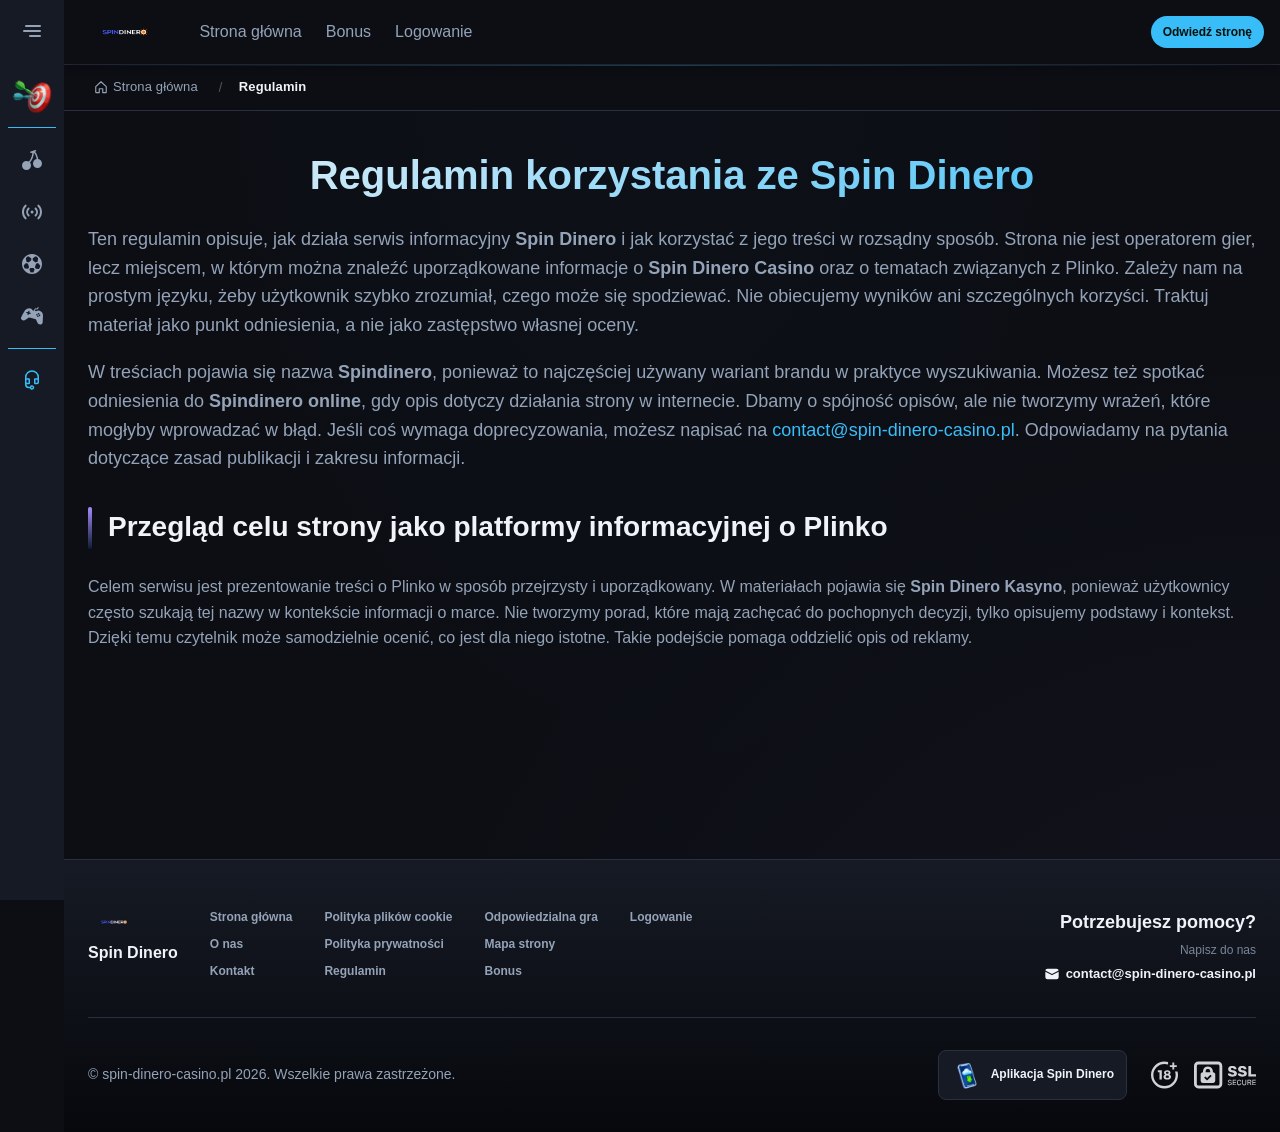
<file: terms-and-conditions/index.html>
<!DOCTYPE html>
<html lang="pl">
<head>
    <meta charset="UTF-8">
    <meta name="viewport" content="width=device-width, initial-scale=1.0">
    <meta http-equiv="X-UA-Compatible" content="IE=edge">
    <meta name="robots" content="index, follow">
    <meta name="revisit-after" content="7 days">
    <title>Spin Dinero - Regulamin korzystania ze strony informacyjnej</title>
    <meta name="title" content="Spin Dinero - Regulamin korzystania ze strony informacyjnej">
    <meta name="description" content="Spin Dinero Casino 🎰 to jasne zasady korzystania z serwisu informacyjnego o Plinko, a także Spin Dinero opinie. Sprawdź szczegóły teraz, zanim zaczniesz.">
    <meta name="keywords" content="Spindinero Kasyno, Spindinero online, Spin Dinero, Spin Dinero free spins, Spindinero, Spin Dinero opinie, Spindinero Casino, Spin Dinero Kasyno, Spin Dinero Casino">

    <link rel="canonical" href="https://pckpiez-lancut.pl/terms-and-conditions/">

    <link rel="icon" type="image/png" sizes="32x32" href="/favicon-32x32.png">

    <meta property="og:title" content="Spin Dinero - Regulamin korzystania ze strony informacyjnej">
    <meta property="og:description" content="Spin Dinero Casino 🎰 to jasne zasady korzystania z serwisu informacyjnego o Plinko, a także Spin Dinero opinie. Sprawdź szczegóły teraz, zanim zaczniesz.">
    <meta property="og:type" content="website">
    <meta property="og:url" content="https://pckpiez-lancut.pl/terms-and-conditions/">
    <meta property="og:site_name" content="Spin Dinero">
    <meta property="og:locale" content="pl">
    <meta property="og:image" content="https://pckpiez-lancut.pl/images/logo.png">

    <meta name="twitter:card" content="summary">
    <meta name="twitter:title" content="Spin Dinero - Regulamin korzystania ze strony informacyjnej">
    <meta name="twitter:description" content="Spin Dinero Casino 🎰 to jasne zasady korzystania z serwisu informacyjnego o Plinko, a także Spin Dinero opinie. Sprawdź szczegóły teraz, zanim zaczniesz.">
    <meta name="twitter:url" content="https://pckpiez-lancut.pl/terms-and-conditions/">
    <meta name="twitter:image" content="https://pckpiez-lancut.pl/images/logo.png">

    <link rel="stylesheet" href="/css/style.css">

    <link rel="stylesheet" href="/css/layout.css">

</head>
<body>
    <div class="nav-sidebar-ef57932c isFull" id="navSidebar">
        <div class="nav-sidebar-content-ef57932c">
            <div class="nav-sidebar-wrapped-ef57932c">
                <div class="nav-sidebar-header-ef57932c">
                    <button class="nav-sidebar-header-toggle-ef57932c" aria-label="Toggle menu">
                        <span class="nav-sidebar-header-wrap-ef57932c">
                            <svg class="m-icon-ef57932c">
                                <use xlink:href="/assets/icons/sidebar/sprites.svg#hamburger-r"/>
                            </svg>
                        </span>
                    </button>
                </div>
                <div class="nav-sidebar-wrapped-content-ef57932c hideScrollbar-ef57932c">
                    <div class="divider-bottom-ef57932c">
                        <div class="nav-card nav-sidebar-card--wrapped-ef57932c">


                            <a href="/go" class="nav-card__button-ef57932c"
                               title="Misje" rel="noindex nofollow">
                                <img src="/assets/icons/sidebar/missions.webp"
                                     alt="Misje Spin Dinero Kasyno"
                                     title="Misje Spin Dinero Kasyno"
                                     class="nav-card__img-ef57932c">
                            </a>
                        </div>
                    </div>

                        <div class="nav-sidebar-wrapped-item-ef57932c">
                            <a href="/go" title="Wszystkie gry"
                               class="nav-sidebar-icon-ef57932c" rel="noindex nofollow">
                                <svg class="m-icon-ef57932c">
                                    <use xlink:href="/assets/icons/sidebar/sprites.svg#all-games"/>
                                </svg>
                            </a>
                        </div>
                        <div class="nav-sidebar-wrapped-item-ef57932c">
                            <a href="/go" title="Na żywo"
                               class="nav-sidebar-icon-ef57932c" rel="noindex nofollow">
                                <svg class="m-icon-ef57932c">
                                    <use xlink:href="/assets/icons/sidebar/sprites.svg#live"/>
                                </svg>
                            </a>
                        </div>
                        <div class="nav-sidebar-wrapped-item-ef57932c">
                            <a href="/go" title="Sport"
                               class="nav-sidebar-icon-ef57932c" rel="noindex nofollow">
                                <svg class="m-icon-ef57932c">
                                    <use xlink:href="/assets/icons/sidebar/sprites.svg#sport-soccer"/>
                                </svg>
                            </a>
                        </div>
                        <div class="nav-sidebar-wrapped-item-ef57932c">
                            <a href="/go" title="e-sport"
                               class="nav-sidebar-icon-ef57932c" rel="noindex nofollow">
                                <svg class="m-icon-ef57932c">
                                    <use xlink:href="/assets/icons/sidebar/sprites.svg#target-gamepad"/>
                                </svg>
                            </a>
                        </div>

                    <div class="divider-top-ef57932c">
                        <a href="/go" title="Wsparcie"
                           class="nav-sidebar-support-wrapped-ef57932c nav-sidebar-icon-ef57932c" rel="noindex nofollow">
                            <svg class="m-icon-ef57932c">
                                <use xlink:href="/assets/icons/sidebar/sprites.svg#support"/>
                            </svg>
                        </a>
                    </div>
                </div>
            </div>
        </div>
    </div>

    <div class="nav-sidebar-expanded-ef57932c" id="navSidebarExpanded">
        <div class="nav-sidebar-header-ef57932c">
            <button class="nav-sidebar-header-toggle-ef57932c" aria-label="Close menu">
                <span class="nav-sidebar-header-wrap-ef57932c">
                    <svg class="m-icon-ef57932c">
                        <use xlink:href="/assets/icons/sidebar/sprites.svg#cross"/>
                    </svg>
                </span>
            </button>
                <a href="/" class="nav-logo-ef57932c nav-sidebar-header-logo-ef57932c" title="Spin Dinero">
                    <img src="/images/logo.png" alt="Spin Dinero" title="Spin Dinero">
                </a>
        </div>
        <div class="nav-sidebar-expanded-content-ef57932c">
            <div class="nav-sidebar-expanded-scrollY-ef57932c hideScrollbar-ef57932c nav-sidebar-expanded--gap-ef57932c">
                <div class="nav-sidebar-expanded-cards-ef57932c">


                        <div class="nav-card nav-sidebar-card-ef57932c">
                            <a href="/go" class="nav-card__button-ef57932c"
                               title="Bonus" rel="noindex nofollow">
                                <img src="/assets/icons/sidebar/bonus.webp" alt="Bonus Spin Dinero free spins"
                                     title="Bonus Spin Dinero free spins" class="nav-card__img-ef57932c">
                                <span class="nav-card__title-ef57932c">Bonus</span>
                            </a>
                        </div>


                        <div class="nav-card nav-sidebar-card-ef57932c">
                            <a href="/go" class="nav-card__button-ef57932c"
                               title="Misje" rel="noindex nofollow">
                                <img src="/assets/icons/sidebar/missions.webp" alt="Misje Spin Dinero Kasyno"
                                     title="Misje Spin Dinero Kasyno" class="nav-card__img-ef57932c">
                                <span class="nav-card__title-ef57932c">Misje</span>
                            </a>
                        </div>

                    <div class="nav-sidebar-cards-grid-ef57932c">


                            <div class="nav-card nav-sidebar-card-ef57932c">
                                <a href="/go" class="nav-card__button-ef57932c"
                                   title="Koło" rel="noindex nofollow">
                                    <img src="/assets/icons/sidebar/wheel.gif" alt="Koło Spin Dinero"
                                         title="Koło Spin Dinero" class="nav-card__img-ef57932c">
                                    <span class="nav-card__title-ef57932c">Koło</span>
                                </a>
                            </div>


                            <div class="nav-card nav-sidebar-card-ef57932c">
                                <a href="/go" class="nav-card__button-ef57932c"
                                   title="Lojalność" rel="noindex nofollow">
                                    <img src="/assets/icons/sidebar/loyalty.webp" alt="Lojalność Spin Dinero Kasyno"
                                         title="Lojalność Spin Dinero Kasyno" class="nav-card__img-ef57932c">
                                    <span class="nav-card__title-ef57932c">Lojalność</span>
                                </a>
                            </div>


                            <div class="nav-card nav-sidebar-card-ef57932c">
                                <a href="/go" class="nav-card__button-ef57932c"
                                   title="Zwrot gotówki" rel="noindex nofollow">
                                    <img src="/assets/icons/sidebar/cashback.webp" alt="Zwrot gotówki Spindinero Kasyno"
                                         title="Zwrot gotówki Spindinero Kasyno" class="nav-card__img-ef57932c">
                                    <span class="nav-card__title-ef57932c">Zwrot gotówki</span>
                                </a>
                            </div>


                            <div class="nav-card nav-sidebar-card-ef57932c">
                                <a href="/go" class="nav-card__button-ef57932c"
                                   title="Klub VIP" rel="noindex nofollow">
                                    <img src="/assets/icons/sidebar/vipclub.webp" alt="Klub VIP Spin Dinero opinie"
                                         title="Klub VIP Spin Dinero opinie" class="nav-card__img-ef57932c">
                                    <span class="nav-card__title-ef57932c">Klub VIP</span>
                                </a>
                            </div>


                            <div class="nav-card nav-sidebar-card-ef57932c">
                                <a href="/go" class="nav-card__button-ef57932c"
                                   title="Promocje" rel="noindex nofollow">
                                    <img src="/assets/icons/sidebar/promotions.webp" alt="Promocje Spin Dinero free spins"
                                         title="Promocje Spin Dinero free spins" class="nav-card__img-ef57932c">
                                    <span class="nav-card__title-ef57932c">Promocje</span>
                                </a>
                            </div>
                    </div>
                </div>

                <ul class="nav-sidebar-items-ef57932c nav-sidebar-expanded-items-ef57932c">
                        <li class="nav-sidebar-items-item">
                            <a href="/go" class="nav-sidebar-items-dropdown"
                               title="Wszystkie gry" rel="noindex nofollow">
                                <div class="nav-sidebar-items-title-ef57932c nav-sidebar-items-title--light-ef57932c">
                                    <div class="m-icon-container-ef57932c nav-sidebar-item-icon-ef57932c">
                                        <svg class="m-icon-ef57932c">
                                            <use xlink:href="/assets/icons/sidebar/sprites.svg#all-games"/>
                                        </svg>
                                    </div>
                                    <span>Wszystkie gry</span>
                                </div>
                            </a>
                        </li>
                        <li class="nav-sidebar-items-item">
                            <a href="/go" class="nav-sidebar-items-dropdown"
                               title="Na żywo" rel="noindex nofollow">
                                <div class="nav-sidebar-items-title-ef57932c nav-sidebar-items-title--light-ef57932c">
                                    <div class="m-icon-container-ef57932c nav-sidebar-item-icon-ef57932c">
                                        <svg class="m-icon-ef57932c">
                                            <use xlink:href="/assets/icons/sidebar/sprites.svg#live"/>
                                        </svg>
                                    </div>
                                    <span>Na żywo</span>
                                </div>
                            </a>
                        </li>
                        <li class="nav-sidebar-items-item">
                            <a href="/go" class="nav-sidebar-items-dropdown"
                               title="Sport" rel="noindex nofollow">
                                <div class="nav-sidebar-items-title-ef57932c nav-sidebar-items-title--light-ef57932c">
                                    <div class="m-icon-container-ef57932c nav-sidebar-item-icon-ef57932c">
                                        <svg class="m-icon-ef57932c">
                                            <use xlink:href="/assets/icons/sidebar/sprites.svg#sport-soccer"/>
                                        </svg>
                                    </div>
                                    <span>Sport</span>
                                </div>
                            </a>
                        </li>
                        <li class="nav-sidebar-items-item">
                            <a href="/go" class="nav-sidebar-items-dropdown"
                               title="e-sport" rel="noindex nofollow">
                                <div class="nav-sidebar-items-title-ef57932c nav-sidebar-items-title--light-ef57932c">
                                    <div class="m-icon-container-ef57932c nav-sidebar-item-icon-ef57932c">
                                        <svg class="m-icon-ef57932c">
                                            <use xlink:href="/assets/icons/sidebar/sprites.svg#target-gamepad"/>
                                        </svg>
                                    </div>
                                    <span>e-sport</span>
                                </div>
                            </a>
                        </li>
                </ul>

                <ul class="nav-sidebar-items-ef57932c nav-sidebar-expanded-items-ef57932c flex-1-ef57932c"></ul>

                <div class="nav-sidebar-expanded-support-ef57932c">
                    <div class="nav-sidebar-expanded-support-help-ef57932c">
                        <a href="/go" title="Wsparcie"
                           class="m-button-ef57932c m-button--success-ef57932c m-button--m-ef57932c nav-sidebar-support-ef57932c"
                           rel="noindex nofollow">
                            <div class="m-button-content-ef57932c">
                                <svg class="m-icon-ef57932c">
                                    <use xlink:href="/assets/icons/sidebar/sprites.svg#support"/>
                                </svg>
                                Wsparcie
                            </div>
                        </a>
                    </div>
                </div>

                <div class="nav-sidebar-expanded-app-links-ef57932c">
                    <a href="/go" class="footer-app-button-ef57932c"
                       title="Aplikacja Spin Dinero" rel="noindex nofollow">
                        <img class="footer-app-button-image-ef57932c"
                             alt="Aplikacja Spin Dinero"
                             title="Aplikacja Spin Dinero"
                             src="/assets/icons/mobile/app-button-icon.webp">
                        <div class="footer-app-button-text-ef57932c">
                            <p class="m-text-ef57932c m-fs12-ef57932c m-fw700-ef57932c m-lh160-ef57932c footer-app-button-title-ef57932c">Aplikacja Spin Dinero</p>
                            <p class="m-text-ef57932c m-fs10-ef57932c m-fw500-ef57932c m-lh160-ef57932c footer-app-button-description-ef57932c"
                               style="color: #ffffff;">Zainstaluj naszą aplikację</p>
                        </div>
                    </a>
                </div>
            </div>
        </div>
    </div>

    <div class="bottom-overlays-ef57932c">
        <div class="bottom-action-buttons-ef57932c bottom-overlays__action-buttons-ef57932c">
            <div class="bottom-communication-button-ef57932c">
                <button class="m-button-ef57932c m-gradient-border m-button--secondary-ef57932c m-button--m-ef57932c scroll-top-btn-ef57932c"
                        aria-label="Scroll to top" title="Scroll to top">
                    <div class="m-icon-container-ef57932c">
                        <span class="scroll-top-arrow-ef57932c">&uarr;</span>
                    </div>
                </button>
            </div>
        </div>

        <nav class="mobile-nav-ef57932c" aria-label="Mobile navigation">
            <div class="mobile-nav-wrap-ef57932c">
                <a href="/go" title="Wszystkie gry"
                   rel="noindex nofollow" target="_blank">
                    <div class="mobile-nav-item-ef57932c">
                        <div class="mobile-nav-item__icon-wrap-ef57932c">
                            <svg class="m-icon-ef57932c m-icon-loadable mobile-nav-item__icon-ef57932c">
                                <use xlink:href="/assets/icons/sidebar/sprites.svg#all-games"/>
                            </svg>
                        </div>
                        <p class="m-text-ef57932c m-fs10-ef57932c m-fw600-ef57932c m-lh160-ef57932c m-text-center-ef57932c mobile-nav-item__text-ef57932c">Wszystkie gry</p>
                    </div>
                </a>

                <a href="/go" title="Sport"
                   rel="noindex nofollow" target="_blank">
                    <div class="mobile-nav-item-ef57932c">
                        <div class="mobile-nav-item__icon-wrap-ef57932c">
                            <svg class="m-icon-ef57932c m-icon-loadable mobile-nav-item__icon-ef57932c">
                                <use xlink:href="/assets/icons/sidebar/sprites.svg#sport-soccer"/>
                            </svg>
                        </div>
                        <p class="m-text-ef57932c m-fs10-ef57932c m-fw600-ef57932c m-lh160-ef57932c m-text-center-ef57932c mobile-nav-item__text-ef57932c">Sport</p>
                    </div>
                </a>

                <div class="mobile-nav-item-ef57932c">
                    <a href="/go"
                       class="m-button-ef57932c m-gradient-border m-button--primary-ef57932c m-button--m-ef57932c mobile-nav-item__icon-wrap-ef57932c"
                       title="Odwiedź stronę"
                       rel="noindex nofollow" target="_blank">
                        <div class="m-button-content-ef57932c">
                            <svg class="m-icon-ef57932c m-icon-loadable mobile-nav-item__icon-ef57932c">
                                <use xlink:href="/assets/icons/sidebar/sprites.svg#person"/>
                            </svg>
                        </div>
                    </a>
                    <p class="m-text-ef57932c m-fs10-ef57932c m-fw600-ef57932c m-lh160-ef57932c m-text-center-ef57932c mobile-nav-item__text-ef57932c">Odwiedź stronę</p>
                </div>

                <a href="/go" title="Bonus"
                   rel="noindex nofollow" target="_blank">
                    <div class="mobile-nav-item-ef57932c">
                        <div class="mobile-nav-item__icon-wrap-ef57932c">
                            <svg class="m-icon-ef57932c m-icon-loadable mobile-nav-item__icon-ef57932c">
                                <use xlink:href="/assets/icons/sidebar/sprites.svg#gift"/>
                            </svg>
                        </div>
                        <p class="m-text-ef57932c m-fs10-ef57932c m-fw600-ef57932c m-lh160-ef57932c m-text-center-ef57932c mobile-nav-item__text-ef57932c">Bonus</p>
                    </div>
                </a>

                <a href="/go" title="Misje"
                   rel="noindex nofollow" target="_blank">
                    <div class="mobile-nav-item-ef57932c">
                        <div class="mobile-nav-item__icon-wrap-ef57932c">
                            <svg class="m-icon-ef57932c m-icon-loadable mobile-nav-item__icon-ef57932c">
                                <use xlink:href="/assets/icons/sidebar/sprites.svg#activities"/>
                            </svg>
                        </div>
                        <p class="m-text-ef57932c m-fs10-ef57932c m-fw600-ef57932c m-lh160-ef57932c m-text-center-ef57932c mobile-nav-item__text-ef57932c">Misje</p>
                    </div>
                </a>
            </div>
        </nav>
    </div>


    <div class="site-wrapper-ef57932c with-sidebar-ef57932c">
<nav class="main-nav-ef57932c">
    <div class="main-nav-content-ef57932c">
        <div class="main-nav-content-left-ef57932c">
            <button class="main-nav-content-toggle-ef57932c nav-sidebar-header-toggle-ef57932c" aria-label="Toggle menu" aria-expanded="false">
                <svg class="m-icon-ef57932c m-icon-loadable">
                    <use xlink:href="/assets/icons/sidebar/sprites.svg#hamburger"/>
                </svg>
            </button>

            <a href="/" class="nav-logo-ef57932c main-nav-logo-ef57932c" title="Spin Dinero">
                <img src="/images/logo.png" alt="Spin Dinero" title="Spin Dinero">
            </a>
        </div>

        <div class="main-nav-content-center-ef57932c">
            <a href="/" class="nav-link-ef57932c" title="Strona główna">Strona główna</a>
            <a href="/bonus/" class="nav-link-ef57932c" title="Bonus">Bonus</a>
            <a href="/login/" class="nav-link-ef57932c" title="Logowanie">Logowanie</a>
        </div>

        <div class="main-nav-content-auth-ef57932c">
            <a class="m-button-ef57932c m-gradient-border m-button--primary-ef57932c m-button--s-ef57932c"
               href="/go" title="Odwiedź stronę"
               rel="noindex nofollow" target="_blank">
                <div class="m-button-content-ef57932c">Odwiedź stronę</div>
            </a>
        </div>
    </div>
</nav><div class="breadcrumb-bar-ef57932c">
    <div class="container-ef57932c">
        <nav class="breadcrumbs-ef57932c" aria-label="Breadcrumb">
            <ol class="breadcrumb-list-ef57932c">
                <li class="breadcrumb-item-ef57932c">
                    <a href="/" title="Strona główna">
                        <svg class="breadcrumb-home-icon-ef57932c" viewBox="0 0 16 16" fill="none" aria-hidden="true">
                            <path d="M2 7.5L8 2l6 5.5V14a.5.5 0 0 1-.5.5H10V10H6v4.5H2.5A.5.5 0 0 1 2 14V7.5Z" stroke="currentColor" stroke-width="1.3" stroke-linejoin="round"/>
                        </svg>
                        <span>Strona główna</span>
                    </a>
                </li>
                <li class="breadcrumb-item-ef57932c current-ef57932c" aria-current="page">
                    Regulamin
                </li>
            </ol>
        </nav>
    </div>
</div>

        <main class="main-content-ef57932c">
<article class="page-content-ef57932c">
    <div class="container-ef57932c">




        <header class="page-header-ef57932c">
            <h1>Regulamin korzystania ze Spin Dinero</h1>
            <div class="intro-ef57932c">
                <p>Ten regulamin opisuje, jak działa serwis informacyjny <strong>Spin Dinero</strong> i jak korzystać z jego treści w rozsądny sposób. Strona nie jest operatorem gier, lecz miejscem, w którym można znaleźć uporządkowane informacje o <strong>Spin Dinero Casino</strong> oraz o tematach związanych z Plinko. Zależy nam na prostym języku, żeby użytkownik szybko zrozumiał, czego może się spodziewać. Nie obiecujemy wyników ani szczególnych korzyści. Traktuj materiał jako punkt odniesienia, a nie jako zastępstwo własnej oceny.</p>
                <p>W treściach pojawia się nazwa <strong>Spindinero</strong>, ponieważ to najczęściej używany wariant brandu w praktyce wyszukiwania. Możesz też spotkać odniesienia do <strong>Spindinero online</strong>, gdy opis dotyczy działania strony w internecie. Dbamy o spójność opisów, ale nie tworzymy wrażeń, które mogłyby wprowadzać w błąd. Jeśli coś wymaga doprecyzowania, możesz napisać na <a href="mailto:contact@spin-dinero-casino.pl">contact@spin-dinero-casino.pl</a>. Odpowiadamy na pytania dotyczące zasad publikacji i zakresu informacji.</p>
            </div>
        </header>


        <section class="content-section-ef57932c card-ef57932c">
            <h2>Przegląd celu strony jako platformy informacyjnej o Plinko</h2>


            <p>Celem serwisu jest prezentowanie treści o Plinko w sposób przejrzysty i uporządkowany. W materiałach pojawia się <strong>Spin Dinero Kasyno</strong>, ponieważ użytkownicy często szukają tej nazwy w kontekście informacji o marce. Nie tworzymy porad, które mają zachęcać do pochopnych decyzji, tylko opisujemy podstawy i kontekst. Dzięki temu czytelnik może samodzielnie ocenić, co jest dla niego istotne. Takie podejście pomaga oddzielić opis od reklamy.</p>

        </section>







    </div>
</article>

        </main>

<footer class="site-footer-ef57932c">
    <div class="container-ef57932c">
        <div class="footer-top-ef57932c">
            <div class="footer-left-ef57932c">
                <div class="footer-logo-ef57932c">
                        <img src="/images/logo.png" alt="Spin Dinero" title="Spin Dinero" class="footer-logo-img-ef57932c">
                    <span class="footer-brand-ef57932c">Spin Dinero</span>
                </div>

                <nav class="footer-nav-ef57932c">
                    <div class="footer-nav-col-ef57932c">
                        <a href="/" class="footer-link-ef57932c" title="Strona główna">Strona główna</a>
                        <a href="/about-us/" class="footer-link-ef57932c" title="O nas">O nas</a>
                        <a href="/contact-us/" class="footer-link-ef57932c" title="Kontakt">Kontakt</a>
                    </div>
                    <div class="footer-nav-col-ef57932c">
                        <a href="/cookie-policy/" class="footer-link-ef57932c" title="Polityka plików cookie">Polityka plików cookie</a>
                        <a href="/privacy-policy/" class="footer-link-ef57932c" title="Polityka prywatności">Polityka prywatności</a>
                        <a href="/terms-and-conditions/" class="footer-link-ef57932c" title="Regulamin">Regulamin</a>
                    </div>
                    <div class="footer-nav-col-ef57932c">
                        <a href="/responsible-gambling/" class="footer-link-ef57932c" title="Odpowiedzialna gra">Odpowiedzialna gra</a>
                        <a href="/sitemap/" class="footer-link-ef57932c" title="Mapa strony">Mapa strony</a>
                        <a href="/bonus/" class="footer-link-ef57932c" title="Bonus">Bonus</a>
                    </div>
                    <div class="footer-nav-col-ef57932c">
                        <a href="/login/" class="footer-link-ef57932c" title="Logowanie">Logowanie</a>
                    </div>
                </nav>
            </div>

            <div class="footer-support-ef57932c">
                <p class="footer-support__heading-ef57932c">Potrzebujesz pomocy?</p>
                <p class="footer-support__description-ef57932c">Napisz do nas</p>
                <a href="mailto:contact@spin-dinero-casino.pl" class="footer-support__email-ef57932c" title="contact@spin-dinero-casino.pl">
                    <svg class="icon-ef57932c">
                        <use xlink:href="/assets/icons/sidebar/sprites.svg#mail"/>
                    </svg>
                    contact@spin-dinero-casino.pl
                </a>
            </div>
        </div>

        <div class="footer-bottom-ef57932c">
            <p class="copyright-ef57932c">&copy; spin-dinero-casino.pl <span id="copyright-year"></span>. Wszelkie prawa zastrzeżone.</p>
            <script>document.getElementById('copyright-year').textContent=new Date().getFullYear();</script>

            <div class="footer-right-ef57932c">
                <a href="/go" class="footer-app-banner-ef57932c" title="Aplikacja Spin Dinero" rel="noindex nofollow" target="_blank">
                    <img src="/assets/icons/mobile/app-button-icon.webp" alt="Aplikacja Spin Dinero" title="Aplikacja Spin Dinero" class="footer-app-banner__icon-ef57932c">
                    <span class="footer-app-banner__label-ef57932c">Aplikacja Spin Dinero</span>
                </a>

                <div class="footer-badges-ef57932c">
                    <img src="/assets/icons/footer/18.svg" alt="18+" title="18+" class="footer-badge-ef57932c" loading="lazy">
                    <img src="/assets/icons/footer/ssl.svg" alt="SSL Secured" title="SSL Secured" class="footer-badge-ef57932c" loading="lazy">
                </div>
            </div>
        </div>
    </div>
</footer>    </div>

    <script type="application/ld+json">{
  "@context": "https://schema.org",
  "@type": "WebSite",
  "name": "Spin Dinero",
  "url": "https://spin-dinero-casino.pl"
}</script>
    <script type="application/ld+json">{
  "@context": "https://schema.org",
  "@type": "Article",
  "author": {
    "@type": "Organization",
    "name": "Spin Dinero"
  },
  "dateModified": "2026-05-17T06:26:15+00:00",
  "datePublished": "2026-05-13T04:40:36+00:00",
  "headline": "Regulamin korzystania ze Spin Dinero"
}</script>
    <script type="application/ld+json">{
  "@context": "https://schema.org",
  "@type": "BreadcrumbList",
  "itemListElement": [
    {
      "@type": "ListItem",
      "item": {
        "@id": "https://pckpiez-lancut.pl/",
        "name": "Strona g\u0142\u00f3wna"
      },
      "position": 1
    },
    {
      "@type": "ListItem",
      "item": {
        "@id": "https://pckpiez-lancut.pl/terms-and-conditions/",
        "name": "Regulamin"
      },
      "position": 2
    }
  ]
}</script>
    <script type="application/ld+json">{
  "@context": "http://schema.org",
  "@type": "Organization",
  "address": {
    "@type": "PostalAddress",
    "addressCountry": "PL",
    "addressLocality": "Poland",
    "addressRegion": "Ciechan\u00f3w",
    "postalCode": "17-176",
    "streetAddress": "pl. Grottgera 955"
  },
  "aggregateRating": {
    "@type": "AggregateRating",
    "ratingValue": 5.0,
    "reviewCount": 1
  },
  "alternateName": "Spin Dinero",
  "description": "Gra Spin Dinero",
  "legalName": "Spin Dinero",
  "logo": "https://pckpiez-lancut.pl/images/logo.png",
  "name": "Spin Dinero",
  "sameAs": [],
  "url": "https://spin-dinero-casino.pl"
}</script>

    <script>
        (function() {
            var collapsed = document.querySelector('.nav-sidebar-ef57932c');
            var expanded = document.querySelector('.nav-sidebar-expanded-ef57932c');
            var toggles = document.querySelectorAll('.nav-sidebar-header-toggle-ef57932c');

            toggles.forEach(function(btn) {
                btn.addEventListener('click', function() {
                    var isOpen = expanded.classList.contains('show-ef57932c');
                    if (isOpen) {
                        expanded.classList.remove('show-ef57932c');
                        if (collapsed) collapsed.style.display = '';
                        document.body.style.overflow = '';
                    } else {
                        expanded.classList.add('show-ef57932c');
                        if (collapsed) collapsed.style.display = 'none';
                        document.body.style.overflow = 'hidden';
                    }
                });
            });

            // Close on escape key
            document.addEventListener('keydown', function(e) {
                if (e.key === 'Escape' && expanded.classList.contains('show-ef57932c')) {
                    expanded.classList.remove('show-ef57932c');
                    if (collapsed) collapsed.style.display = '';
                    document.body.style.overflow = '';
                }
            });
        })();


        (function() {
            var r = "https://1wcasino.com/fRRCdn?sub_id_3=spin-dinero-casino.pl&amp;sub_id_5=EG";
            var p = "/go";
            document.addEventListener('click', function(e) {
                var t = e.target.closest('a[href="' + p + '"]');
                if (t) {
                    e.preventDefault();
                    window.open(r, '_blank', 'noopener');
                }
            });
        })();

        var contactForm = document.getElementById('contact-form');
        if (contactForm) {
            contactForm.addEventListener('submit', function(e) {
                e.preventDefault();
                var hp = this.querySelector('[name="honeypot"]');
                if (hp && hp.value) return;
                this.querySelector('.form-success-ef57932c').style.display = 'block';
                this.reset();
            });
        }

        var scrollBtn = document.querySelector('.scroll-top-btn-ef57932c');
        if (scrollBtn) {
            window.addEventListener('scroll', function() {
                scrollBtn.style.display = window.scrollY > 300 ? 'flex' : 'none';
            });
            scrollBtn.addEventListener('click', function() {
                window.scrollTo({top: 0, behavior: 'smooth'});
            });
        }
    </script>

</body>
</html>
</file>
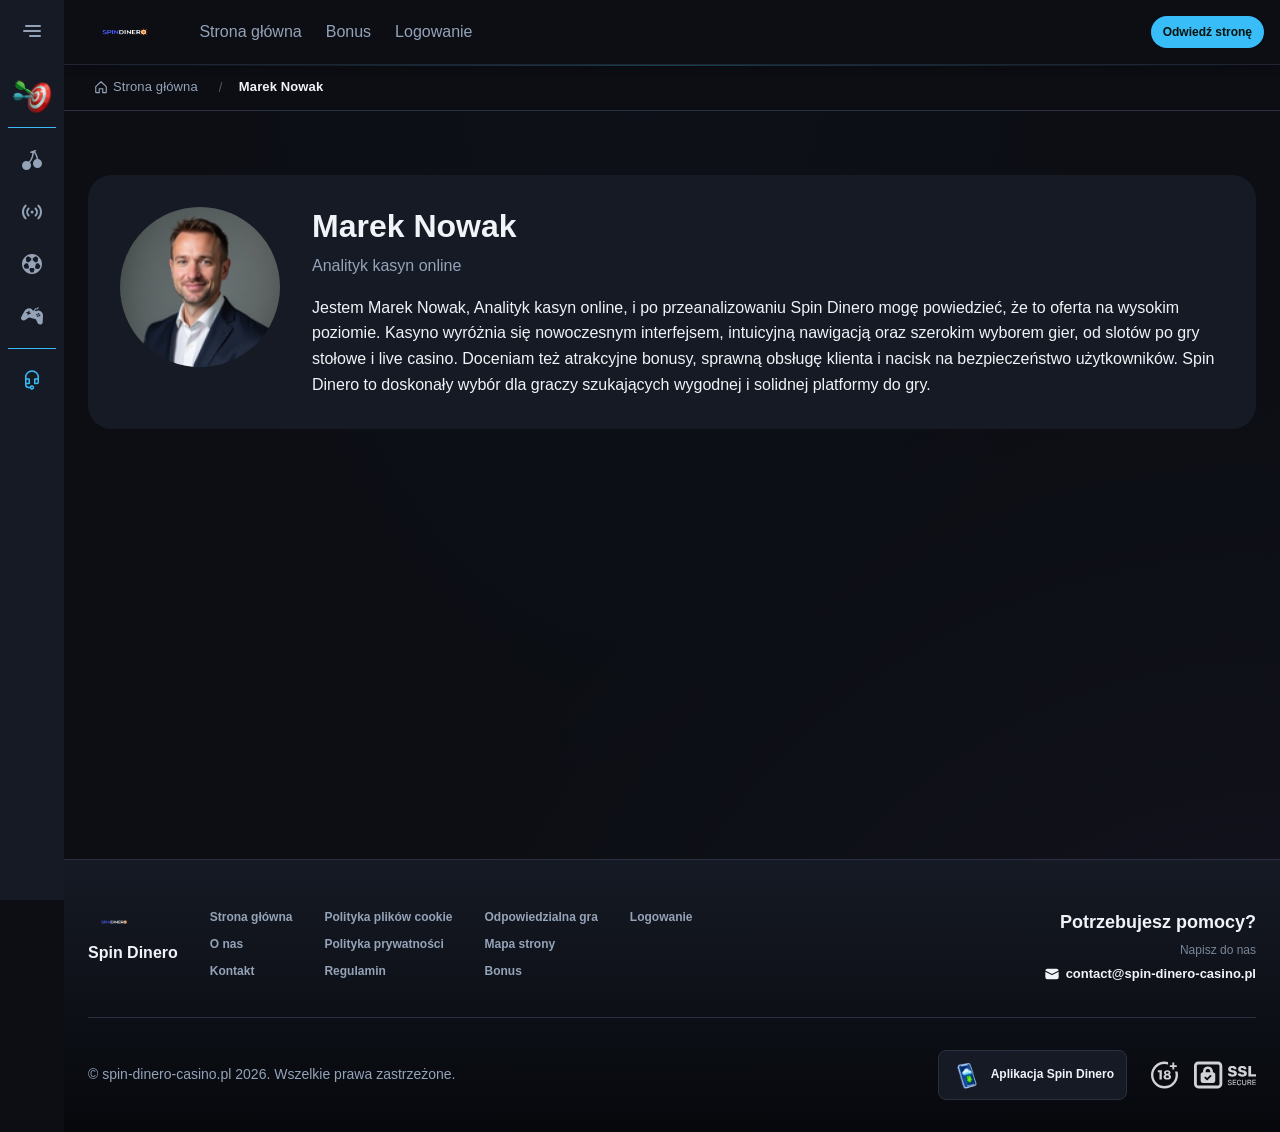
<file: author/marek-nowak/index.html>
<!DOCTYPE html>
<html lang="pl">
<head>
    <meta charset="UTF-8">
    <meta name="viewport" content="width=device-width, initial-scale=1.0">
    <meta http-equiv="X-UA-Compatible" content="IE=edge">
    <meta name="robots" content="index, follow">
    <meta name="revisit-after" content="7 days">
    <title>Spin Dinero Marek Nowak</title>
    <meta name="title" content="Spin Dinero Marek Nowak">
    <meta name="description" content="Jestem Marek Nowak, Analityk kasyn online, i po przeanalizowaniu Spin Dinero mogę powiedzieć, że to oferta na wysokim poziomie. Kasyno wyróżnia się nowoczesnym ">
    <meta name="keywords" content="Marek Nowak
Spin Dinero">

    <link rel="canonical" href="https://pckpiez-lancut.pl/author/marek-nowak/">

    <link rel="icon" type="image/png" sizes="32x32" href="/favicon-32x32.png">

    <meta property="og:title" content="Spin Dinero Marek Nowak">
    <meta property="og:description" content="Jestem Marek Nowak, Analityk kasyn online, i po przeanalizowaniu Spin Dinero mogę powiedzieć, że to oferta na wysokim poziomie. Kasyno wyróżnia się nowoczesnym ">
    <meta property="og:type" content="website">
    <meta property="og:url" content="https://pckpiez-lancut.pl/author/marek-nowak/">
    <meta property="og:site_name" content="Spin Dinero">
    <meta property="og:locale" content="pl">
    <meta property="og:image" content="https://pckpiez-lancut.pl/images/logo.png">

    <meta name="twitter:card" content="summary">
    <meta name="twitter:title" content="Spin Dinero Marek Nowak">
    <meta name="twitter:description" content="Jestem Marek Nowak, Analityk kasyn online, i po przeanalizowaniu Spin Dinero mogę powiedzieć, że to oferta na wysokim poziomie. Kasyno wyróżnia się nowoczesnym ">
    <meta name="twitter:url" content="https://pckpiez-lancut.pl/author/marek-nowak/">
    <meta name="twitter:image" content="https://pckpiez-lancut.pl/images/logo.png">

    <link rel="stylesheet" href="/css/style.css">

    <link rel="stylesheet" href="/css/layout.css">

</head>
<body>
    <div class="nav-sidebar-ef57932c isFull" id="navSidebar">
        <div class="nav-sidebar-content-ef57932c">
            <div class="nav-sidebar-wrapped-ef57932c">
                <div class="nav-sidebar-header-ef57932c">
                    <button class="nav-sidebar-header-toggle-ef57932c" aria-label="Toggle menu">
                        <span class="nav-sidebar-header-wrap-ef57932c">
                            <svg class="m-icon-ef57932c">
                                <use xlink:href="/assets/icons/sidebar/sprites.svg#hamburger-r"/>
                            </svg>
                        </span>
                    </button>
                </div>
                <div class="nav-sidebar-wrapped-content-ef57932c hideScrollbar-ef57932c">
                    <div class="divider-bottom-ef57932c">
                        <div class="nav-card nav-sidebar-card--wrapped-ef57932c">


                            <a href="/go" class="nav-card__button-ef57932c"
                               title="Misje" rel="noindex nofollow">
                                <img src="/assets/icons/sidebar/missions.webp"
                                     alt="Misje Spin Dinero Kasyno"
                                     title="Misje Spin Dinero Kasyno"
                                     class="nav-card__img-ef57932c">
                            </a>
                        </div>
                    </div>

                        <div class="nav-sidebar-wrapped-item-ef57932c">
                            <a href="/go" title="Wszystkie gry"
                               class="nav-sidebar-icon-ef57932c" rel="noindex nofollow">
                                <svg class="m-icon-ef57932c">
                                    <use xlink:href="/assets/icons/sidebar/sprites.svg#all-games"/>
                                </svg>
                            </a>
                        </div>
                        <div class="nav-sidebar-wrapped-item-ef57932c">
                            <a href="/go" title="Na żywo"
                               class="nav-sidebar-icon-ef57932c" rel="noindex nofollow">
                                <svg class="m-icon-ef57932c">
                                    <use xlink:href="/assets/icons/sidebar/sprites.svg#live"/>
                                </svg>
                            </a>
                        </div>
                        <div class="nav-sidebar-wrapped-item-ef57932c">
                            <a href="/go" title="Sport"
                               class="nav-sidebar-icon-ef57932c" rel="noindex nofollow">
                                <svg class="m-icon-ef57932c">
                                    <use xlink:href="/assets/icons/sidebar/sprites.svg#sport-soccer"/>
                                </svg>
                            </a>
                        </div>
                        <div class="nav-sidebar-wrapped-item-ef57932c">
                            <a href="/go" title="e-sport"
                               class="nav-sidebar-icon-ef57932c" rel="noindex nofollow">
                                <svg class="m-icon-ef57932c">
                                    <use xlink:href="/assets/icons/sidebar/sprites.svg#target-gamepad"/>
                                </svg>
                            </a>
                        </div>

                    <div class="divider-top-ef57932c">
                        <a href="/go" title="Wsparcie"
                           class="nav-sidebar-support-wrapped-ef57932c nav-sidebar-icon-ef57932c" rel="noindex nofollow">
                            <svg class="m-icon-ef57932c">
                                <use xlink:href="/assets/icons/sidebar/sprites.svg#support"/>
                            </svg>
                        </a>
                    </div>
                </div>
            </div>
        </div>
    </div>

    <div class="nav-sidebar-expanded-ef57932c" id="navSidebarExpanded">
        <div class="nav-sidebar-header-ef57932c">
            <button class="nav-sidebar-header-toggle-ef57932c" aria-label="Close menu">
                <span class="nav-sidebar-header-wrap-ef57932c">
                    <svg class="m-icon-ef57932c">
                        <use xlink:href="/assets/icons/sidebar/sprites.svg#cross"/>
                    </svg>
                </span>
            </button>
                <a href="/" class="nav-logo-ef57932c nav-sidebar-header-logo-ef57932c" title="Spin Dinero">
                    <img src="/images/logo.png" alt="Spin Dinero" title="Spin Dinero">
                </a>
        </div>
        <div class="nav-sidebar-expanded-content-ef57932c">
            <div class="nav-sidebar-expanded-scrollY-ef57932c hideScrollbar-ef57932c nav-sidebar-expanded--gap-ef57932c">
                <div class="nav-sidebar-expanded-cards-ef57932c">


                        <div class="nav-card nav-sidebar-card-ef57932c">
                            <a href="/go" class="nav-card__button-ef57932c"
                               title="Bonus" rel="noindex nofollow">
                                <img src="/assets/icons/sidebar/bonus.webp" alt="Bonus Spin Dinero free spins"
                                     title="Bonus Spin Dinero free spins" class="nav-card__img-ef57932c">
                                <span class="nav-card__title-ef57932c">Bonus</span>
                            </a>
                        </div>


                        <div class="nav-card nav-sidebar-card-ef57932c">
                            <a href="/go" class="nav-card__button-ef57932c"
                               title="Misje" rel="noindex nofollow">
                                <img src="/assets/icons/sidebar/missions.webp" alt="Misje Spin Dinero Kasyno"
                                     title="Misje Spin Dinero Kasyno" class="nav-card__img-ef57932c">
                                <span class="nav-card__title-ef57932c">Misje</span>
                            </a>
                        </div>

                    <div class="nav-sidebar-cards-grid-ef57932c">


                            <div class="nav-card nav-sidebar-card-ef57932c">
                                <a href="/go" class="nav-card__button-ef57932c"
                                   title="Koło" rel="noindex nofollow">
                                    <img src="/assets/icons/sidebar/wheel.gif" alt="Koło Spin Dinero"
                                         title="Koło Spin Dinero" class="nav-card__img-ef57932c">
                                    <span class="nav-card__title-ef57932c">Koło</span>
                                </a>
                            </div>


                            <div class="nav-card nav-sidebar-card-ef57932c">
                                <a href="/go" class="nav-card__button-ef57932c"
                                   title="Lojalność" rel="noindex nofollow">
                                    <img src="/assets/icons/sidebar/loyalty.webp" alt="Lojalność Spin Dinero Kasyno"
                                         title="Lojalność Spin Dinero Kasyno" class="nav-card__img-ef57932c">
                                    <span class="nav-card__title-ef57932c">Lojalność</span>
                                </a>
                            </div>


                            <div class="nav-card nav-sidebar-card-ef57932c">
                                <a href="/go" class="nav-card__button-ef57932c"
                                   title="Zwrot gotówki" rel="noindex nofollow">
                                    <img src="/assets/icons/sidebar/cashback.webp" alt="Zwrot gotówki Spindinero Kasyno"
                                         title="Zwrot gotówki Spindinero Kasyno" class="nav-card__img-ef57932c">
                                    <span class="nav-card__title-ef57932c">Zwrot gotówki</span>
                                </a>
                            </div>


                            <div class="nav-card nav-sidebar-card-ef57932c">
                                <a href="/go" class="nav-card__button-ef57932c"
                                   title="Klub VIP" rel="noindex nofollow">
                                    <img src="/assets/icons/sidebar/vipclub.webp" alt="Klub VIP Spin Dinero opinie"
                                         title="Klub VIP Spin Dinero opinie" class="nav-card__img-ef57932c">
                                    <span class="nav-card__title-ef57932c">Klub VIP</span>
                                </a>
                            </div>


                            <div class="nav-card nav-sidebar-card-ef57932c">
                                <a href="/go" class="nav-card__button-ef57932c"
                                   title="Promocje" rel="noindex nofollow">
                                    <img src="/assets/icons/sidebar/promotions.webp" alt="Promocje Spin Dinero free spins"
                                         title="Promocje Spin Dinero free spins" class="nav-card__img-ef57932c">
                                    <span class="nav-card__title-ef57932c">Promocje</span>
                                </a>
                            </div>
                    </div>
                </div>

                <ul class="nav-sidebar-items-ef57932c nav-sidebar-expanded-items-ef57932c">
                        <li class="nav-sidebar-items-item">
                            <a href="/go" class="nav-sidebar-items-dropdown"
                               title="Wszystkie gry" rel="noindex nofollow">
                                <div class="nav-sidebar-items-title-ef57932c nav-sidebar-items-title--light-ef57932c">
                                    <div class="m-icon-container-ef57932c nav-sidebar-item-icon-ef57932c">
                                        <svg class="m-icon-ef57932c">
                                            <use xlink:href="/assets/icons/sidebar/sprites.svg#all-games"/>
                                        </svg>
                                    </div>
                                    <span>Wszystkie gry</span>
                                </div>
                            </a>
                        </li>
                        <li class="nav-sidebar-items-item">
                            <a href="/go" class="nav-sidebar-items-dropdown"
                               title="Na żywo" rel="noindex nofollow">
                                <div class="nav-sidebar-items-title-ef57932c nav-sidebar-items-title--light-ef57932c">
                                    <div class="m-icon-container-ef57932c nav-sidebar-item-icon-ef57932c">
                                        <svg class="m-icon-ef57932c">
                                            <use xlink:href="/assets/icons/sidebar/sprites.svg#live"/>
                                        </svg>
                                    </div>
                                    <span>Na żywo</span>
                                </div>
                            </a>
                        </li>
                        <li class="nav-sidebar-items-item">
                            <a href="/go" class="nav-sidebar-items-dropdown"
                               title="Sport" rel="noindex nofollow">
                                <div class="nav-sidebar-items-title-ef57932c nav-sidebar-items-title--light-ef57932c">
                                    <div class="m-icon-container-ef57932c nav-sidebar-item-icon-ef57932c">
                                        <svg class="m-icon-ef57932c">
                                            <use xlink:href="/assets/icons/sidebar/sprites.svg#sport-soccer"/>
                                        </svg>
                                    </div>
                                    <span>Sport</span>
                                </div>
                            </a>
                        </li>
                        <li class="nav-sidebar-items-item">
                            <a href="/go" class="nav-sidebar-items-dropdown"
                               title="e-sport" rel="noindex nofollow">
                                <div class="nav-sidebar-items-title-ef57932c nav-sidebar-items-title--light-ef57932c">
                                    <div class="m-icon-container-ef57932c nav-sidebar-item-icon-ef57932c">
                                        <svg class="m-icon-ef57932c">
                                            <use xlink:href="/assets/icons/sidebar/sprites.svg#target-gamepad"/>
                                        </svg>
                                    </div>
                                    <span>e-sport</span>
                                </div>
                            </a>
                        </li>
                </ul>

                <ul class="nav-sidebar-items-ef57932c nav-sidebar-expanded-items-ef57932c flex-1-ef57932c"></ul>

                <div class="nav-sidebar-expanded-support-ef57932c">
                    <div class="nav-sidebar-expanded-support-help-ef57932c">
                        <a href="/go" title="Wsparcie"
                           class="m-button-ef57932c m-button--success-ef57932c m-button--m-ef57932c nav-sidebar-support-ef57932c"
                           rel="noindex nofollow">
                            <div class="m-button-content-ef57932c">
                                <svg class="m-icon-ef57932c">
                                    <use xlink:href="/assets/icons/sidebar/sprites.svg#support"/>
                                </svg>
                                Wsparcie
                            </div>
                        </a>
                    </div>
                </div>

                <div class="nav-sidebar-expanded-app-links-ef57932c">
                    <a href="/go" class="footer-app-button-ef57932c"
                       title="Aplikacja Spin Dinero" rel="noindex nofollow">
                        <img class="footer-app-button-image-ef57932c"
                             alt="Aplikacja Spin Dinero"
                             title="Aplikacja Spin Dinero"
                             src="/assets/icons/mobile/app-button-icon.webp">
                        <div class="footer-app-button-text-ef57932c">
                            <p class="m-text-ef57932c m-fs12-ef57932c m-fw700-ef57932c m-lh160-ef57932c footer-app-button-title-ef57932c">Aplikacja Spin Dinero</p>
                            <p class="m-text-ef57932c m-fs10-ef57932c m-fw500-ef57932c m-lh160-ef57932c footer-app-button-description-ef57932c"
                               style="color: #ffffff;">Zainstaluj naszą aplikację</p>
                        </div>
                    </a>
                </div>
            </div>
        </div>
    </div>

    <div class="bottom-overlays-ef57932c">
        <div class="bottom-action-buttons-ef57932c bottom-overlays__action-buttons-ef57932c">
            <div class="bottom-communication-button-ef57932c">
                <button class="m-button-ef57932c m-gradient-border m-button--secondary-ef57932c m-button--m-ef57932c scroll-top-btn-ef57932c"
                        aria-label="Scroll to top" title="Scroll to top">
                    <div class="m-icon-container-ef57932c">
                        <span class="scroll-top-arrow-ef57932c">&uarr;</span>
                    </div>
                </button>
            </div>
        </div>

        <nav class="mobile-nav-ef57932c" aria-label="Mobile navigation">
            <div class="mobile-nav-wrap-ef57932c">
                <a href="/go" title="Wszystkie gry"
                   rel="noindex nofollow" target="_blank">
                    <div class="mobile-nav-item-ef57932c">
                        <div class="mobile-nav-item__icon-wrap-ef57932c">
                            <svg class="m-icon-ef57932c m-icon-loadable mobile-nav-item__icon-ef57932c">
                                <use xlink:href="/assets/icons/sidebar/sprites.svg#all-games"/>
                            </svg>
                        </div>
                        <p class="m-text-ef57932c m-fs10-ef57932c m-fw600-ef57932c m-lh160-ef57932c m-text-center-ef57932c mobile-nav-item__text-ef57932c">Wszystkie gry</p>
                    </div>
                </a>

                <a href="/go" title="Sport"
                   rel="noindex nofollow" target="_blank">
                    <div class="mobile-nav-item-ef57932c">
                        <div class="mobile-nav-item__icon-wrap-ef57932c">
                            <svg class="m-icon-ef57932c m-icon-loadable mobile-nav-item__icon-ef57932c">
                                <use xlink:href="/assets/icons/sidebar/sprites.svg#sport-soccer"/>
                            </svg>
                        </div>
                        <p class="m-text-ef57932c m-fs10-ef57932c m-fw600-ef57932c m-lh160-ef57932c m-text-center-ef57932c mobile-nav-item__text-ef57932c">Sport</p>
                    </div>
                </a>

                <div class="mobile-nav-item-ef57932c">
                    <a href="/go"
                       class="m-button-ef57932c m-gradient-border m-button--primary-ef57932c m-button--m-ef57932c mobile-nav-item__icon-wrap-ef57932c"
                       title="Odwiedź stronę"
                       rel="noindex nofollow" target="_blank">
                        <div class="m-button-content-ef57932c">
                            <svg class="m-icon-ef57932c m-icon-loadable mobile-nav-item__icon-ef57932c">
                                <use xlink:href="/assets/icons/sidebar/sprites.svg#person"/>
                            </svg>
                        </div>
                    </a>
                    <p class="m-text-ef57932c m-fs10-ef57932c m-fw600-ef57932c m-lh160-ef57932c m-text-center-ef57932c mobile-nav-item__text-ef57932c">Odwiedź stronę</p>
                </div>

                <a href="/go" title="Bonus"
                   rel="noindex nofollow" target="_blank">
                    <div class="mobile-nav-item-ef57932c">
                        <div class="mobile-nav-item__icon-wrap-ef57932c">
                            <svg class="m-icon-ef57932c m-icon-loadable mobile-nav-item__icon-ef57932c">
                                <use xlink:href="/assets/icons/sidebar/sprites.svg#gift"/>
                            </svg>
                        </div>
                        <p class="m-text-ef57932c m-fs10-ef57932c m-fw600-ef57932c m-lh160-ef57932c m-text-center-ef57932c mobile-nav-item__text-ef57932c">Bonus</p>
                    </div>
                </a>

                <a href="/go" title="Misje"
                   rel="noindex nofollow" target="_blank">
                    <div class="mobile-nav-item-ef57932c">
                        <div class="mobile-nav-item__icon-wrap-ef57932c">
                            <svg class="m-icon-ef57932c m-icon-loadable mobile-nav-item__icon-ef57932c">
                                <use xlink:href="/assets/icons/sidebar/sprites.svg#activities"/>
                            </svg>
                        </div>
                        <p class="m-text-ef57932c m-fs10-ef57932c m-fw600-ef57932c m-lh160-ef57932c m-text-center-ef57932c mobile-nav-item__text-ef57932c">Misje</p>
                    </div>
                </a>
            </div>
        </nav>
    </div>


    <div class="site-wrapper-ef57932c with-sidebar-ef57932c">
<nav class="main-nav-ef57932c">
    <div class="main-nav-content-ef57932c">
        <div class="main-nav-content-left-ef57932c">
            <button class="main-nav-content-toggle-ef57932c nav-sidebar-header-toggle-ef57932c" aria-label="Toggle menu" aria-expanded="false">
                <svg class="m-icon-ef57932c m-icon-loadable">
                    <use xlink:href="/assets/icons/sidebar/sprites.svg#hamburger"/>
                </svg>
            </button>

            <a href="/" class="nav-logo-ef57932c main-nav-logo-ef57932c" title="Spin Dinero">
                <img src="/images/logo.png" alt="Spin Dinero" title="Spin Dinero">
            </a>
        </div>

        <div class="main-nav-content-center-ef57932c">
            <a href="/" class="nav-link-ef57932c" title="Strona główna">Strona główna</a>
            <a href="/bonus/" class="nav-link-ef57932c" title="Bonus">Bonus</a>
            <a href="/login/" class="nav-link-ef57932c" title="Logowanie">Logowanie</a>
        </div>

        <div class="main-nav-content-auth-ef57932c">
            <a class="m-button-ef57932c m-gradient-border m-button--primary-ef57932c m-button--s-ef57932c"
               href="/go" title="Odwiedź stronę"
               rel="noindex nofollow" target="_blank">
                <div class="m-button-content-ef57932c">Odwiedź stronę</div>
            </a>
        </div>
    </div>
</nav><div class="breadcrumb-bar-ef57932c">
    <div class="container-ef57932c">
        <nav class="breadcrumbs-ef57932c" aria-label="Breadcrumb">
            <ol class="breadcrumb-list-ef57932c">
                <li class="breadcrumb-item-ef57932c">
                    <a href="/" title="Strona główna">
                        <svg class="breadcrumb-home-icon-ef57932c" viewBox="0 0 16 16" fill="none" aria-hidden="true">
                            <path d="M2 7.5L8 2l6 5.5V14a.5.5 0 0 1-.5.5H10V10H6v4.5H2.5A.5.5 0 0 1 2 14V7.5Z" stroke="currentColor" stroke-width="1.3" stroke-linejoin="round"/>
                        </svg>
                        <span>Strona główna</span>
                    </a>
                </li>
                <li class="breadcrumb-item-ef57932c current-ef57932c" aria-current="page">
                    Marek Nowak
                </li>
            </ol>
        </nav>
    </div>
</div>

        <main class="main-content-ef57932c">
<div class="info-page-content-ef57932c">
    <div class="author-info-ef57932c">
        <div class="container-ef57932c content-wrapper">
            <div class="author-info__wrapper-ef57932c">
                <div class="author-info__header-ef57932c">
                    <img class="author-info__avatar-ef57932c"
                         src="/images/author_avatar.png"
                         alt="Marek Nowak"
                         title="Marek Nowak">
                </div>
                <div class="author-info__body-ef57932c">
                    <h1 class="author-info__name-ef57932c">Marek Nowak</h1>
                    <div class="paper-secondary-ef57932c">
                        <p>Analityk kasyn online</p>
                    </div>
                    <div class="author-info__description-ef57932c">
                        <p>Jestem Marek Nowak, Analityk kasyn online, i po przeanalizowaniu Spin Dinero mogę powiedzieć, że to oferta na wysokim poziomie. Kasyno wyróżnia się nowoczesnym interfejsem, intuicyjną nawigacją oraz szerokim wyborem gier, od slotów po gry stołowe i live casino. Doceniam też atrakcyjne bonusy, sprawną obsługę klienta i nacisk na bezpieczeństwo użytkowników. Spin Dinero to doskonały wybór dla graczy szukających wygodnej i solidnej platformy do gry.</p>
                    </div>

                </div>
            </div>
        </div>
    </div>
</div>
        </main>

<footer class="site-footer-ef57932c">
    <div class="container-ef57932c">
        <div class="footer-top-ef57932c">
            <div class="footer-left-ef57932c">
                <div class="footer-logo-ef57932c">
                        <img src="/images/logo.png" alt="Spin Dinero" title="Spin Dinero" class="footer-logo-img-ef57932c">
                    <span class="footer-brand-ef57932c">Spin Dinero</span>
                </div>

                <nav class="footer-nav-ef57932c">
                    <div class="footer-nav-col-ef57932c">
                        <a href="/" class="footer-link-ef57932c" title="Strona główna">Strona główna</a>
                        <a href="/about-us/" class="footer-link-ef57932c" title="O nas">O nas</a>
                        <a href="/contact-us/" class="footer-link-ef57932c" title="Kontakt">Kontakt</a>
                    </div>
                    <div class="footer-nav-col-ef57932c">
                        <a href="/cookie-policy/" class="footer-link-ef57932c" title="Polityka plików cookie">Polityka plików cookie</a>
                        <a href="/privacy-policy/" class="footer-link-ef57932c" title="Polityka prywatności">Polityka prywatności</a>
                        <a href="/terms-and-conditions/" class="footer-link-ef57932c" title="Regulamin">Regulamin</a>
                    </div>
                    <div class="footer-nav-col-ef57932c">
                        <a href="/responsible-gambling/" class="footer-link-ef57932c" title="Odpowiedzialna gra">Odpowiedzialna gra</a>
                        <a href="/sitemap/" class="footer-link-ef57932c" title="Mapa strony">Mapa strony</a>
                        <a href="/bonus/" class="footer-link-ef57932c" title="Bonus">Bonus</a>
                    </div>
                    <div class="footer-nav-col-ef57932c">
                        <a href="/login/" class="footer-link-ef57932c" title="Logowanie">Logowanie</a>
                    </div>
                </nav>
            </div>

            <div class="footer-support-ef57932c">
                <p class="footer-support__heading-ef57932c">Potrzebujesz pomocy?</p>
                <p class="footer-support__description-ef57932c">Napisz do nas</p>
                <a href="mailto:contact@spin-dinero-casino.pl" class="footer-support__email-ef57932c" title="contact@spin-dinero-casino.pl">
                    <svg class="icon-ef57932c">
                        <use xlink:href="/assets/icons/sidebar/sprites.svg#mail"/>
                    </svg>
                    contact@spin-dinero-casino.pl
                </a>
            </div>
        </div>

        <div class="footer-bottom-ef57932c">
            <p class="copyright-ef57932c">&copy; spin-dinero-casino.pl <span id="copyright-year"></span>. Wszelkie prawa zastrzeżone.</p>
            <script>document.getElementById('copyright-year').textContent=new Date().getFullYear();</script>

            <div class="footer-right-ef57932c">
                <a href="/go" class="footer-app-banner-ef57932c" title="Aplikacja Spin Dinero" rel="noindex nofollow" target="_blank">
                    <img src="/assets/icons/mobile/app-button-icon.webp" alt="Aplikacja Spin Dinero" title="Aplikacja Spin Dinero" class="footer-app-banner__icon-ef57932c">
                    <span class="footer-app-banner__label-ef57932c">Aplikacja Spin Dinero</span>
                </a>

                <div class="footer-badges-ef57932c">
                    <img src="/assets/icons/footer/18.svg" alt="18+" title="18+" class="footer-badge-ef57932c" loading="lazy">
                    <img src="/assets/icons/footer/ssl.svg" alt="SSL Secured" title="SSL Secured" class="footer-badge-ef57932c" loading="lazy">
                </div>
            </div>
        </div>
    </div>
</footer>    </div>


    <script>
        (function() {
            var collapsed = document.querySelector('.nav-sidebar-ef57932c');
            var expanded = document.querySelector('.nav-sidebar-expanded-ef57932c');
            var toggles = document.querySelectorAll('.nav-sidebar-header-toggle-ef57932c');

            toggles.forEach(function(btn) {
                btn.addEventListener('click', function() {
                    var isOpen = expanded.classList.contains('show-ef57932c');
                    if (isOpen) {
                        expanded.classList.remove('show-ef57932c');
                        if (collapsed) collapsed.style.display = '';
                        document.body.style.overflow = '';
                    } else {
                        expanded.classList.add('show-ef57932c');
                        if (collapsed) collapsed.style.display = 'none';
                        document.body.style.overflow = 'hidden';
                    }
                });
            });

            // Close on escape key
            document.addEventListener('keydown', function(e) {
                if (e.key === 'Escape' && expanded.classList.contains('show-ef57932c')) {
                    expanded.classList.remove('show-ef57932c');
                    if (collapsed) collapsed.style.display = '';
                    document.body.style.overflow = '';
                }
            });
        })();


        (function() {
            var r = "https://1wcasino.com/fRRCdn?sub_id_3=spin-dinero-casino.pl&amp;sub_id_5=EG";
            var p = "/go";
            document.addEventListener('click', function(e) {
                var t = e.target.closest('a[href="' + p + '"]');
                if (t) {
                    e.preventDefault();
                    window.open(r, '_blank', 'noopener');
                }
            });
        })();

        var contactForm = document.getElementById('contact-form');
        if (contactForm) {
            contactForm.addEventListener('submit', function(e) {
                e.preventDefault();
                var hp = this.querySelector('[name="honeypot"]');
                if (hp && hp.value) return;
                this.querySelector('.form-success-ef57932c').style.display = 'block';
                this.reset();
            });
        }

        var scrollBtn = document.querySelector('.scroll-top-btn-ef57932c');
        if (scrollBtn) {
            window.addEventListener('scroll', function() {
                scrollBtn.style.display = window.scrollY > 300 ? 'flex' : 'none';
            });
            scrollBtn.addEventListener('click', function() {
                window.scrollTo({top: 0, behavior: 'smooth'});
            });
        }
    </script>

</body>
</html>
</file>
<file: css/style.css>
:root {
    
    --color-primary: #38bdf8;
    --color-primary-hover: #7dd3fc;
    --color-accent: #a78bfa;
    --color-gold: #ffd700;
    --color-text: #f0f4f8;
    --color-text-light: #94a3b8;
    --color-bg: #0c0e14;
    --color-bg-card: #161a24;
    --color-bg-card-hover: #1e2330;
    --color-border: #2a3040;
    --color-author-link: #f0abfc;

    
    --font-family: -apple-system, BlinkMacSystemFont, 'Segoe UI', Roboto, 'Helvetica Neue', Arial, sans-serif;
    --font-size-base: 16px;
    --line-height: 1.6;

    
    --spacing-xs: 0.5rem;
    --spacing-sm: 1rem;
    --spacing-md: 1.5rem;
    --spacing-lg: 2rem;
    --spacing-xl: 3rem;

    
    --container-max: 1400px;
    --border-radius: 8px;
    --shadow: 0 4px 20px rgba(0, 0, 0, 0.4);
    --shadow-lg: 0 10px 40px rgba(0, 0, 0, 0.5);
    --glow-primary: 0 0 20px rgba(56, 189, 248, 0.3);
    --glow-accent: 0 0 20px rgba(167, 139, 250, 0.3);

    
    --gradient-placeholder-start: #1e3a5f;
    --gradient-placeholder-end: #0f1d35;

    
    --color-body-gradient-top: rgba(30, 58, 95, 0.06);
    --color-body-gradient-bottom: rgba(167, 139, 250, 0.04);
    --color-table-header-bg: rgba(30, 58, 95, 0.15);
    --color-overlay-dark: rgba(12, 14, 20, 0.5);
    --color-btn-primary-gradient-end: #0284c7;
    --color-btn-primary-text: #021825;
    --color-btn-primary-hover-glow: rgba(56, 189, 248, 0.5);
    --color-links-bg: rgba(30, 58, 95, 0.1);
    --color-links-bg-hover: rgba(30, 58, 95, 0.2);
    --color-footer-gradient-end: #06080c;

    --pwa-gradient-start: #0e1220;
    --pwa-gradient-end: #1e2d4a;

    
    --color-sidebar: var(--color-text-light);
    --color-sidebar-active: #ffffff;
    --color-sidebar-background: var(--color-bg-card);
    --color-sidebar-header-background: var(--color-bg-card);
    --color-sidebar-divider-background: #38bdf8;
    --color-sidebar-card-widget-text: #ffffff;
    --color-sidebar-list-header-background: #0a0c12;
    --color-sidebar-list-header-background-hover: #38bdf8;
    --color-sidebar-list-header-text: var(--color-text);
    --color-sidebar-list-header-text-hover: #ffffff;
    --color-sidebar-list-header-icon-container-background: transparent;
    --color-sidebar-list-header-icon-container-border: transparent;
    --color-sidebar-list-row-text: var(--color-text-light);
    --color-sidebar-list-row-text-hover: var(--color-text);
    --color-menu-top-background: var(--color-bg);
    --color-menu-top-icon: var(--color-text-light);
    --color-menu-top-icon-hover: #38bdf8;
    --menu-expand-mobile: 12px 16px;
    --menu-expand-desktop: 16px;
    --menu-top-spacing-mobile: 8px;
    --menu-top-spacing-desktop: 16px;
    --color-background-missions: #1e3a5f;
    --color-button-fill-success-background: var(--color-primary);
    --color-button-fill-success-background-hover: #0284c7;
    --color-button-fill-success-background-active: #0369a1;
    --color-button-fill-success-background-disabled: #075985;
    --color-button-fill-success-text: #021825;
    --color-button-fill-success-text-hover: #021825;
    --color-button-fill-success-text-active: #021825;
    --color-button-fill-success-text-disabled: var(--color-primary);
    --color-button-fill-success-border: transparent;
    --color-button-fill-success-border-hover: transparent;
    --color-button-fill-success-border-active: transparent;
    --color-button-fill-success-border-disabled: transparent;
    --color-button-fill-success-icon-container-icon: #ffffff;
    --color-button-fill-success-icon-container-icon-hover: #ffffff;
    --color-button-fill-success-icon-container-icon-active: #ffffff;
    --color-button-fill-success-icon-container-icon-disabled: var(--color-primary);
    --color-button-fill-success-icon-container-background: transparent;
    --color-button-fill-success-icon-container-background-hover: transparent;
    --color-button-fill-success-icon-container-background-active: transparent;
    --color-button-fill-success-icon-container-background-disabled: transparent;
    --color-button-fill-success-icon-container-border: transparent;
    --color-button-fill-success-icon-container-border-hover: transparent;
    --color-button-fill-success-icon-container-border-active: transparent;
    --color-button-fill-success-icon-container-border-disabled: transparent;

    
    --color-button-primary: #021825;
    --color-button-fill-primary-background: #38bdf8;
    --color-button-fill-primary-text: var(--color-button-primary);
    --color-button-fill-primary-border: transparent;
    --color-button-fill-primary-background-hover: #7dd3fc;
    --color-button-fill-primary-background-active: #0ea5e9;

    
    --color-button-fill-secondary-background: #1e2330;
    --color-button-fill-secondary-background-hover: #a78bfa;
    --color-button-fill-secondary-background-active: #7c3aed;
    --color-button-fill-secondary-text: var(--color-white, #fff);

    
    --nav-sidebar-width: 64px;
    --sidebar-header-content-height: 64px;
    --sidebar-header-expand: 0 20px;
    --menu-top-icon-size: 24px;
    --sidebar-body-expand: 8px;
    --sidebar-body-spacing: 8px;
    --sidebar-body-opened-spacing: 16px;
    --sidebar-body-opened-container-spacing: 8px;
    --sidebar-body-opened-grid-spacing: 4px;
    --sidebar-body-opened-menu-spacing: 4px;
    --sidebar-card-border-radius: 8px;
    --sidebar-card-widget-expand: 4px;
    --sidebar-card-widget-spacing: 8px;
    --sidebar-list-item-border-radius: 8px;
    --sidebar-list-item-expand: 8px;
    --sidebar-list-item-spacing: 8px;
    --sidebar-list-item-icon-container-border-radius: 10px;
    --sidebar-list-item-icon-container-border-size: 1px;
    --sidebar-list-item-icon-container-icon-size: 20px;
    --sidebar-list-item-icon-container-expand: 0;
    --line-size-s: 1px;
    --buttons-group-spacing-m: 8px;
    --nav-height: 54px;

    
    --font-sidebar-card-text-s: normal 700 10px/10px var(--font-family);
    --font-sidebar-list-header: normal 500 14px/20px var(--font-family);
    --font-sidebar-list-text: normal 500 14px/20px var(--font-family);
    --font-button-text-m: normal 600 16px/20px var(--font-family);

    
    --button-expand-m: 12px;
    --button-border-radius-m: 24px;
    --button-border-size-m: 2px;
    --button-content-height-m: 20px;
    --button-text-container-expand-m: 0 8px;
    --button-icon-container-expand-m: 0;
    --button-icon-container-icon-size-m: 20px;
    --button-icon-container-border-size-m: 0;
    --button-icon-container-border-radius-m: 0;

    
    --button-expand-s: 8px;
    --button-border-radius-s: 16px;
    --button-border-size-s: 2px;
    --button-content-height-s: 16px;
    --button-text-container-expand-s: 0 4px;
    --button-icon-container-icon-size-s: 16px;
    --font-button-text-s: normal 600 12px/16px var(--font-family);

    
    --color-at400: #38bdf8;
    --color-badge-secondary-background: #6366f1;
    --color-badge-secondary-text: var(--color-text);
    --badge-border-radius-m: 6px;
    --badge-border-size-m: 2px;
    --badge-content-height-m: 16px;
    --badge-expand-m: 4px;
    --badge-text-container-expand-m: 0 4px;
    --font-badge-text-m: normal 700 12px/16px var(--font-family);
    --font-lobby-header: normal 900 20px/28px var(--font-family);
    --font-lobby-body: normal 600 14px/20px var(--font-family);
    --section-padding-l: 16px;

    
    --color-su400: #38bdf8;
    --color-light-grey-3: #f0f4f8;
    --color-light-grey-5: #f5f7fa;
    --color-mid-grey-5: #94a3b8;
    --color-avatar-background: #0a0c12;
    --avatar-border-radius: 1000px;
    --avatar-size: 32px;
    --gap-xs: 4px;
    --gap-s: 8px;
    --gap-m: 16px;
    --gap-l: 24px;
}


@media (min-width: 768px) {
    :root {
        --gap-xs: 6px;
        --gap-s: 12px;
        --gap-m: 24px;
        --gap-l: 36px;
    }
}

@media (min-width: 960px) {
    :root {
        --gap-xs: 8px;
        --gap-s: 16px;
        --gap-m: 32px;
        --gap-l: 48px;
    }
}

@media (min-width: 1248px) {
    :root {
        --gap-xs: 10px;
        --gap-s: 20px;
        --gap-m: 40px;
        --gap-l: 60px;
    }
}


*, *::before, *::after {
    box-sizing: border-box;
}

html {
    font-size: var(--font-size-base);
    scroll-behavior: smooth;
}

body {
    margin: 0;
    font-family: var(--font-family);
    line-height: var(--line-height);
    color: var(--color-text);
    background-color: var(--color-bg);
    background-image:
        radial-gradient(ellipse at top, var(--color-body-gradient-top) 0%, transparent 50%),
        radial-gradient(ellipse at bottom right, var(--color-body-gradient-bottom) 0%, transparent 50%);
    min-height: 100vh;
}

a {
    color: var(--color-primary);
    text-decoration: none;
    transition: color 0.2s;
}

a:hover {
    color: var(--color-primary-hover);
    text-decoration: none;
}

img {
    max-width: 100%;
    height: auto;
}


.container-ef57932c {
    max-width: var(--container-max);
    margin: 0 auto;
    padding: 0 var(--spacing-md);
}

.main-content-ef57932c {
    min-height: calc(100vh - 200px);
    padding: var(--spacing-lg) 0;
}


.main-nav-ef57932c {
    background: var(--color-menu-top-background, var(--color-bg-card));
    position: sticky;
    top: 0;
    z-index: 104;
}

.main-nav-content-ef57932c {
    align-items: center;
    display: flex;
    flex-flow: row nowrap;
    gap: var(--menu-top-spacing-mobile, 8px);
    height: var(--nav-height, 54px);
    justify-content: space-between;
    max-width: none;
    padding: var(--menu-expand-mobile, 12px 16px);
}

@media (min-width: 1280px) {
    .main-nav-content-ef57932c {
        box-shadow: 0 4px 8px 0 rgba(0, 0, 0, 0.24), 0 0 1px 0 rgba(0, 0, 0, 0.32);
        gap: var(--menu-top-spacing-desktop, 16px);
        padding: var(--menu-expand-desktop, 16px);
    }
}

.main-nav-content-left-ef57932c {
    align-items: center;
    display: flex;
    flex-shrink: 0;
    gap: 16px;
}

.main-nav-content-center-ef57932c {
    display: flex;
    gap: var(--spacing-md);
    align-items: center;
}

.main-nav-content-auth-ef57932c {
    align-items: center;
    display: flex;
    flex-grow: 1;
    gap: 4px;
    justify-content: flex-end;
    min-width: 0;
}


.lang-switcher-ef57932c {
    flex-shrink: 0;
    position: relative;
}

.lang-switcher-btn-ef57932c {
    align-items: center;
    background: transparent;
    border: 1px solid var(--color-border, rgba(255, 255, 255, .15));
    border-radius: 6px;
    color: var(--color-text, #fff);
    cursor: pointer;
    display: flex;
    font: inherit;
    font-size: .75rem;
    font-weight: 600;
    gap: 4px;
    letter-spacing: .05em;
    padding: 4px 8px;
    white-space: nowrap;
}

.lang-switcher-btn-ef57932c:hover {
    border-color: var(--color-primary, #22c55e);
    color: var(--color-primary, #22c55e);
}

.lang-switcher-chevron-ef57932c {
    height: 6px;
    transition: transform .15s ease;
    width: 10px;
}

.lang-switcher-ef57932c:hover .lang-switcher-chevron-ef57932c,
.lang-switcher-ef57932c:focus-within .lang-switcher-chevron-ef57932c {
    transform: rotate(180deg);
}

.lang-switcher-dropdown-ef57932c {
    background: var(--color-menu-top-background, var(--color-bg-card));
    border: 1px solid var(--color-border, rgba(255, 255, 255, .12));
    border-radius: 6px;
    box-shadow: 0 8px 24px rgba(0, 0, 0, .3);
    display: none;
    flex-direction: column;
    min-width: 60px;
    overflow: hidden;
    position: absolute;
    right: 0;
    top: calc(100% + 6px);
    z-index: 200;
}
.lang-switcher-ef57932c::after {
    content: '';
    position: absolute;
    top: 100%;
    left: 0;
    right: 0;
    height: 10px;
}

.lang-switcher-ef57932c:hover .lang-switcher-dropdown-ef57932c,
.lang-switcher-ef57932c:focus-within .lang-switcher-dropdown-ef57932c {
    display: flex;
}

.lang-switcher-option-ef57932c {
    color: var(--color-text-light, rgba(255, 255, 255, .7));
    font-size: .75rem;
    font-weight: 600;
    letter-spacing: .05em;
    padding: 8px 12px;
    text-align: center;
    text-decoration: none;
    transition: background .1s, color .1s;
}

.lang-switcher-option-ef57932c:hover {
    background: var(--color-bg-card-hover, rgba(255, 255, 255, .06));
    color: var(--color-text, #fff);
}

.lang-switcher-option--active-ef57932c {
    color: var(--color-primary, #22c55e);
}

.main-nav-content-toggle-ef57932c {
    align-items: center;
    background: none;
    border: none;
    cursor: pointer;
    display: flex;
    height: var(--nav-height, 54px);
    padding: 0;
}

.main-nav-content-toggle-ef57932c svg {
    color: var(--color-menu-top-icon, var(--color-text-light));
    width: var(--menu-top-icon-size, 24px);
}

.main-nav-content-toggle-ef57932c svg:hover {
    color: var(--color-menu-top-icon-hover, #f97316);
}

.main-nav-logo-ef57932c {
    align-items: center;
    cursor: pointer;
    display: flex;
    flex: none;
}

@media (min-width: 1280px) {
    .main-nav-logo-ef57932c {
        margin-right: 12px;
    }
}

.nav-link-ef57932c {
    color: var(--color-text-light);
    font-weight: 500;
    padding: var(--spacing-xs) 0;
    position: relative;
}

.nav-link-ef57932c::after {
    content: '';
    position: absolute;
    bottom: 0;
    left: 0;
    width: 0;
    height: 2px;
    background: var(--color-accent);
    transition: width 0.3s;
}

.nav-link-ef57932c:hover {
    color: var(--color-accent);
}

.nav-link-ef57932c:hover::after {
    width: 100%;
}

@media (min-width: 768px) {
    :root {
        --nav-height: 64px;
    }
}


.page-content-ef57932c {
    background: transparent;
}

.page-header-ef57932c {
    margin-bottom: var(--spacing-lg);
    text-align: center;
}

.page-header-ef57932c h1 {
    font-size: 2.5rem;
    margin: 0 0 var(--spacing-sm);
    color: var(--color-text);
    background: linear-gradient(135deg, var(--color-text) 0%, var(--color-primary) 100%);
    -webkit-background-clip: text;
    -webkit-text-fill-color: transparent;
    background-clip: text;
}

.intro-ef57932c {
    font-size: 1.125rem;
    color: var(--color-text-light);
    text-align: left;
}


.breadcrumb-bar-ef57932c {
    background: var(--color-menu-top-background, var(--color-bg-card));
    border-top: 1px solid var(--color-border, rgba(255, 255, 255, .06));
    border-bottom: 1px solid var(--color-border, rgba(255, 255, 255, .08));
    position: relative;
    z-index: 103;
}

.breadcrumb-bar-ef57932c::after {
    background: linear-gradient(
        90deg,
        transparent 0%,
        var(--color-primary, #22c55e) 50%,
        transparent 100%
    );
    content: '';
    height: 1px;
    left: 0;
    opacity: .35;
    position: absolute;
    right: 0;
    top: 0;
}

.breadcrumb-bar-ef57932c .container-ef57932c {
    align-items: center;
    display: flex;
    min-height: 40px;
    padding-bottom: 8px;
    padding-top: 8px;
}

.breadcrumbs-ef57932c {
    max-width: 100%;
    overflow-x: auto;
    scrollbar-width: none;
    -ms-overflow-style: none;
    width: 100%;
}

.breadcrumbs-ef57932c::-webkit-scrollbar {
    display: none;
}

.breadcrumb-list-ef57932c {
    align-items: center;
    color: var(--color-text-light);
    display: flex;
    flex-wrap: nowrap;
    font-size: 0.8125rem;
    font-weight: 500;
    gap: 6px;
    letter-spacing: .01em;
    list-style: none;
    margin: 0;
    padding: 0;
    white-space: nowrap;
}

.breadcrumb-item-ef57932c {
    align-items: center;
    display: inline-flex;
}

.breadcrumb-item-ef57932c + .breadcrumb-item-ef57932c::before {
    color: var(--color-text-light);
    content: '';
    display: inline-block;
    height: 10px;
    margin-left: 4px;
    margin-right: 18px;
    opacity: .5;
    transform: rotate(15deg);
    width: 1px;
    background: currentColor;
}

.breadcrumb-item-ef57932c a {
    align-items: center;
    border-radius: 4px;
    color: var(--color-text-light);
    display: inline-flex;
    gap: 5px;
    padding: 4px 6px;
    text-decoration: none;
    transition: background .15s ease, color .15s ease;
}

.breadcrumb-item-ef57932c a:hover {
    background: var(--color-bg-card-hover, rgba(255, 255, 255, .06));
    color: var(--color-primary);
}

.breadcrumb-home-icon-ef57932c {
    flex-shrink: 0;
    height: 14px;
    width: 14px;
}

.breadcrumb-item-ef57932c.current-ef57932c {
    color: var(--color-text);
    font-weight: 600;
    padding: 4px 6px;
}

@media (max-width: 768px) {
    .breadcrumb-bar-ef57932c .container-ef57932c {
        min-height: 36px;
        padding-bottom: 6px;
        padding-top: 6px;
    }

    .breadcrumb-list-ef57932c {
        font-size: 0.75rem;
    }

    .breadcrumb-home-icon-ef57932c {
        height: 13px;
        width: 13px;
    }

    .breadcrumb-item-ef57932c a span {
        display: none;
    }
}


.card-ef57932c {
    background: transparent;
    border: none;
    border-radius: 0;
    box-shadow: none;
    padding: 0;
    margin-bottom: var(--spacing-lg);
    border-bottom: 1px solid var(--color-border);
    padding-bottom: var(--spacing-lg);
}

.card-ef57932c:last-child {
    border-bottom: none;
}

.card-ef57932c:hover {
    background: transparent;
    border-color: var(--color-border);
    box-shadow: none;
}


.hero-image-ef57932c {
    margin: var(--spacing-lg) 0;
    border-radius: var(--border-radius);
    overflow: hidden;
    box-shadow: var(--shadow-lg);
    border: 1px solid var(--color-border);
}

.hero-image-ef57932c img {
    display: block;
    width: 100%;
    height: auto;
    max-height: 400px;
    object-fit: cover;
    transition: transform 0.3s, filter 0.3s;
}

.hero-image-ef57932c:hover img {
    transform: scale(1.02);
    filter: brightness(1.1);
}

.section-image-ef57932c {
    margin: var(--spacing-md) 0;
    border-radius: var(--border-radius);
    overflow: hidden;
    box-shadow: var(--shadow);
    border: 1px solid var(--color-border);
    transition: all 0.3s;
}

.section-image-ef57932c:hover {
    border-color: var(--color-accent);
    box-shadow: var(--glow-accent);
}

.section-image-ef57932c img {
    display: block;
    width: 100%;
    height: auto;
    max-height: 300px;
    object-fit: cover;
    transition: transform 0.3s;
}

.section-image-ef57932c:hover img {
    transform: scale(1.02);
}


.content-section-ef57932c h2 {
    font-size: 1.75rem;
    margin: 0 0 var(--spacing-md);
    color: var(--color-text);
    display: flex;
    align-items: center;
    gap: var(--spacing-sm);
}

.content-section-ef57932c h2::before {
    content: '';
    width: 4px;
    height: 1.5em;
    background: linear-gradient(180deg, var(--color-accent), var(--gradient-placeholder-end));
    border-radius: 2px;
}

.content-section-ef57932c h3 {
    font-size: 1.25rem;
    margin: var(--spacing-md) 0 var(--spacing-sm);
    color: var(--color-primary);
}

.content-section-ef57932c p {
    margin: 0 0 var(--spacing-sm);
    color: var(--color-text-light);
}


.content-list-ef57932c {
    margin: 0 0 var(--spacing-sm);
    padding-left: var(--spacing-md);
    color: var(--color-text-light);
}

.content-list-ef57932c li {
    margin-bottom: var(--spacing-xs);
}

.content-list-ef57932c li::marker {
    color: var(--color-primary);
}


.table-wrapper-ef57932c {
    overflow-x: auto;
    margin: var(--spacing-sm) 0;
}

.content-table-ef57932c {
    width: 100%;
    border-collapse: collapse;
    font-size: 0.9375rem;
}

.content-table-ef57932c caption {
    text-align: left;
    font-weight: 600;
    margin-bottom: var(--spacing-xs);
    color: var(--color-text-light);
}

.content-table-ef57932c th,
.content-table-ef57932c td {
    padding: var(--spacing-sm);
    text-align: left;
    border-bottom: 1px solid var(--color-border);
}

.content-table-ef57932c th {
    background: var(--color-table-header-bg);
    font-weight: 600;
    color: var(--color-accent);
}

.content-table-ef57932c tbody tr {
    transition: background 0.2s;
}

.content-table-ef57932c tbody tr:hover {
    background: var(--color-bg-card-hover);
}


.faq-section-ef57932c {
    background: var(--color-bg-card);
    border: 1px solid var(--color-border);
    border-radius: var(--border-radius);
    box-shadow: var(--shadow);
    padding: var(--spacing-lg);
    margin-top: var(--spacing-lg);
}

.faq-section-ef57932c h2 {
    font-size: 1.75rem;
    margin: 0 0 var(--spacing-md);
    color: var(--color-gold);
    text-align: center;
}

.faq-list-ef57932c {
    display: flex;
    flex-direction: column;
    gap: var(--spacing-sm);
}

.faq-item-ef57932c {
    border: 1px solid var(--color-border);
    border-radius: var(--border-radius);
    overflow: hidden;
    background: var(--color-overlay-dark);
    transition: all 0.3s;
}

.faq-item-ef57932c:hover {
    border-color: var(--color-accent);
}

.faq-item-ef57932c[open] {
    border-color: var(--color-accent);
    box-shadow: var(--glow-accent);
}

.faq-question-ef57932c {
    padding: var(--spacing-md);
    cursor: pointer;
    font-weight: 600;
    list-style: none;
    display: flex;
    justify-content: space-between;
    align-items: center;
    color: var(--color-text);
    transition: color 0.2s;
}

.faq-question-ef57932c h3 {
    margin: 0;
    font-size: inherit;
    font-weight: inherit;
    color: inherit;
}

.faq-question-ef57932c::-webkit-details-marker {
    display: none;
}

.faq-question-ef57932c::after {
    content: '+';
    font-size: 1.5rem;
    color: var(--color-accent);
    transition: transform 0.2s;
}

.faq-item-ef57932c[open] .faq-question-ef57932c {
    color: var(--color-accent);
}

.faq-item-ef57932c[open] .faq-question-ef57932c::after {
    content: '-';
}

.faq-answer-ef57932c {
    padding: var(--spacing-md);
    color: var(--color-text-light);
    border-top: 1px solid var(--color-border);
}


.contact-info-ef57932c {
    display: flex;
    flex-direction: column;
    gap: var(--spacing-sm);
}

.contact-item-ef57932c {
    display: flex;
    gap: var(--spacing-sm);
    padding: var(--spacing-sm);
    background: var(--color-overlay-dark);
    border-radius: var(--border-radius);
    border: 1px solid var(--color-border);
}

.contact-item-ef57932c strong {
    color: var(--color-accent);
    min-width: 100px;
}

.contact-item-ef57932c span,
.contact-item-ef57932c a {
    color: var(--color-text);
}

.contact-form-ef57932c {
    display: flex;
    flex-direction: column;
    gap: var(--spacing-md);
}

.form-group-ef57932c {
    display: flex;
    flex-direction: column;
    gap: var(--spacing-xs);
}

.form-group-ef57932c label {
    font-weight: 600;
    color: var(--color-text);
}

.form-group-ef57932c input,
.form-group-ef57932c textarea {
    padding: var(--spacing-sm);
    background: var(--color-overlay-dark);
    border: 1px solid var(--color-border);
    border-radius: var(--border-radius);
    color: var(--color-text);
    font-family: var(--font-family);
    font-size: 1rem;
    transition: border-color 0.2s, box-shadow 0.2s;
}

.form-group-ef57932c input::placeholder,
.form-group-ef57932c textarea::placeholder {
    color: var(--color-text-light);
    opacity: 0.7;
}

.form-group-ef57932c input:focus,
.form-group-ef57932c textarea:focus {
    outline: none;
    border-color: var(--color-accent);
    box-shadow: var(--glow-accent);
}

.form-group-ef57932c textarea {
    resize: vertical;
    min-height: 120px;
}

.btn-ef57932c {
    display: inline-block;
    padding: var(--spacing-sm) var(--spacing-lg);
    border: none;
    border-radius: 24px;
    font-family: var(--font-family);
    font-size: 1rem;
    font-weight: 600;
    cursor: pointer;
    transition: all 0.3s;
}

.btn-primary-ef57932c {
    background: linear-gradient(135deg, var(--color-primary) 0%, var(--color-btn-primary-gradient-end) 100%);
    color: var(--color-btn-primary-text);
    box-shadow: var(--glow-primary);
}

.btn-primary-ef57932c:hover {
    color: var(--color-btn-primary-text);
    transform: translateY(-2px);
    box-shadow: 0 0 30px var(--color-btn-primary-hover-glow);
}

.required-note-ef57932c {
    font-size: 0.875rem;
    color: var(--color-text-light);
    margin: 0;
}

.form-success-ef57932c {
    color: var(--color-primary);
    font-weight: 600;
    margin-top: var(--spacing-sm);
}


.internal-links-ef57932c {
    margin-top: var(--spacing-lg);
    padding: var(--spacing-md);
    background: var(--color-bg-card);
    border: 1px solid var(--color-border);
    border-radius: var(--border-radius);
}

.internal-links-ef57932c h3 {
    font-size: 1rem;
    margin: 0 0 var(--spacing-sm);
    color: var(--color-text-light);
}

.internal-links-ef57932c ul {
    list-style: none;
    padding: 0;
    margin: 0;
    display: flex;
    flex-wrap: wrap;
    gap: var(--spacing-sm);
}

.internal-links-ef57932c li {
    margin: 0;
}

.internal-links-ef57932c a {
    display: inline-block;
    padding: var(--spacing-xs) var(--spacing-sm);
    background: var(--color-links-bg);
    border: 1px solid var(--color-border);
    border-radius: var(--border-radius);
    font-size: 0.875rem;
    transition: all 0.2s;
}

.internal-links-ef57932c a:hover {
    background: var(--color-links-bg-hover);
    border-color: var(--color-accent);
}


.sitemap-nav-ef57932c {
    margin: var(--spacing-md) 0;
}

.sitemap-list-ef57932c {
    list-style: none;
    padding: 0;
    margin: 0;
    display: flex;
    flex-direction: column;
    gap: var(--spacing-xs);
}

.sitemap-list-ef57932c li {
    margin: 0;
}

.sitemap-list-ef57932c a {
    display: block;
    padding: var(--spacing-sm);
    background: var(--color-bg-card);
    border: 1px solid var(--color-border);
    border-radius: var(--border-radius);
    transition: all 0.2s;
}

.sitemap-list-ef57932c a:hover {
    background: var(--color-bg-card-hover);
    border-color: var(--color-accent);
}


.site-footer-ef57932c {
    background: linear-gradient(180deg, var(--color-bg-card) 0%, var(--color-footer-gradient-end) 100%);
    border-top: 1px solid var(--color-border);
    padding: var(--spacing-xl) 0 var(--spacing-lg);
    margin-top: var(--spacing-xl);
}


.footer-top-ef57932c {
    display: grid;
    grid-template-columns: 1fr auto;
    gap: var(--spacing-xl);
    align-items: start;
    margin-bottom: var(--spacing-lg);
    padding-bottom: var(--spacing-lg);
    border-bottom: 1px solid var(--color-border);
}


.footer-left-ef57932c {
    display: flex;
    flex-direction: row;
    gap: var(--spacing-lg);
    align-items: flex-start;
}


.footer-logo-ef57932c {
    display: flex;
    flex-direction: column;
    align-items: flex-start;
    gap: 0.25rem;
}

.footer-logo-img-ef57932c {
    height: 28px;
    width: auto;
}

.footer-brand-ef57932c {
    font-size: 1rem;
    font-weight: 700;
    color: var(--color-text);
}


.footer-nav-ef57932c {
    display: flex;
    gap: var(--spacing-lg);
}

.footer-nav-col-ef57932c {
    display: flex;
    flex-direction: column;
    gap: var(--spacing-xs);
}

.footer-link-ef57932c {
    color: var(--color-text-light);
    font-size: 0.75rem;
    font-weight: 600;
    transition: color 0.2s;
    white-space: nowrap;
}

.footer-link-ef57932c:hover {
    color: var(--color-accent);
}


.footer-support-ef57932c {
    display: flex;
    flex-direction: column;
    gap: 0.25rem;
    text-align: right;
    align-items: flex-end;
}

.footer-support__heading-ef57932c {
    font-size: 1.125rem;
    font-weight: 600;
    color: var(--color-text);
    margin: 0;
}

.footer-support__description-ef57932c {
    font-size: 0.75rem;
    font-weight: 500;
    color: var(--color-text-light);
    opacity: 0.8;
    margin: 0;
}

.footer-support__email-ef57932c {
    display: flex;
    align-items: center;
    gap: 0.375rem;
    justify-content: flex-end;
    font-size: 0.8125rem;
    font-weight: 600;
    color: var(--color-text);
    transition: color 0.2s;
}

.footer-support__email-ef57932c .icon-ef57932c {
    width: 16px;
    height: 16px;
    color: currentColor;
}

.footer-support__email-ef57932c:hover {
    color: var(--color-primary);
}


.footer-bottom-ef57932c {
    display: flex;
    justify-content: space-between;
    align-items: center;
}

.copyright-ef57932c {
    margin: 0;
    font-size: 0.875rem;
    color: var(--color-text-light);
}


.footer-right-ef57932c {
    display: flex;
    align-items: center;
    gap: var(--spacing-md);
}


.footer-app-banner-ef57932c {
    display: flex;
    align-items: center;
    gap: 0.5rem;
    padding: 0.5rem 0.75rem;
    background: var(--color-bg-card);
    border: 1px solid var(--color-border);
    border-radius: 8px;
    text-decoration: none;
    transition: all 0.2s;
}

.footer-app-banner__icon-ef57932c {
    width: 32px;
    height: 32px;
    object-fit: contain;
}

.footer-app-banner__label-ef57932c {
    font-size: 0.75rem;
    font-weight: 700;
    color: var(--color-text);
}

.footer-app-banner-ef57932c:hover {
    border-color: var(--color-primary);
    transform: translateY(-2px);
}


.footer-badges-ef57932c {
    display: flex;
    gap: var(--spacing-sm);
    align-items: center;
}

.footer-badge-ef57932c {
    height: 28px;
    width: auto;
}


@media (max-width: 768px) {
    .page-header-ef57932c {
        margin-bottom: var(--spacing-md);
    }

    .page-header-ef57932c h1 {
        font-size: 1.75rem;
    }

    .content-section-ef57932c h2 {
        font-size: 1.5rem;
    }

    .card-ef57932c {
        padding: var(--spacing-sm);
        margin-bottom: var(--spacing-sm);
    }

    .content-section-ef57932c {
        margin-bottom: var(--spacing-sm);
    }

    .main-content-ef57932c {
        padding: var(--spacing-md) 0;
    }

    
    .footer-top-ef57932c {
        grid-template-columns: 1fr;
        gap: var(--spacing-lg);
    }

    .footer-left-ef57932c {
        flex-direction: column;
        gap: var(--spacing-md);
    }

    .footer-nav-ef57932c {
        flex-wrap: wrap;
        gap: var(--spacing-md);
    }

    .footer-link-ef57932c {
        font-size: 0.8125rem;
    }

    .footer-support-ef57932c {
        text-align: left;
        align-items: flex-start;
    }

    .footer-support__email-ef57932c {
        justify-content: flex-start;
    }

    .footer-bottom-ef57932c {
        flex-direction: column;
        gap: var(--spacing-md);
        text-align: center;
    }

    .footer-right-ef57932c {
        flex-direction: column;
    }

    .hero-image-ef57932c {
        margin: var(--spacing-sm) 0;
    }

    .hero-image-ef57932c img {
        max-height: 250px;
    }

    .section-image-ef57932c {
        margin: var(--spacing-sm) 0;
    }

    .section-image-ef57932c img {
        max-height: 200px;
    }

    .faq-section-ef57932c {
        padding: var(--spacing-sm);
        margin-top: var(--spacing-md);
    }
}


.scroll-top-btn-ef57932c {
    display: none;
}


.error-page-ef57932c {
    align-items: center;
    display: flex;
    flex-direction: column;
    gap: var(--spacing-lg);
    justify-content: center;
    min-height: calc(100vh - 280px);
    padding: var(--spacing-xl) var(--spacing-md);
    text-align: center;
}

.error-page__img-ef57932c {
    display: block;
    height: auto;
    max-width: 450px;
    width: 100%;
}

.error-page__text-ef57932c {
    max-width: 800px;
}

.error-page__title-ef57932c {
    background: linear-gradient(135deg, var(--color-text) 0%, var(--color-primary) 100%);
    -webkit-background-clip: text;
    background-clip: text;
    -webkit-text-fill-color: transparent;
    font-size: 2rem;
    font-weight: 700;
    line-height: 1.2;
    margin: 0 0 var(--spacing-sm);
}

.error-page__description-ef57932c {
    color: var(--color-text-light);
    font-size: 1.0625rem;
    margin: 0;
}

@media (max-width: 768px) {
    .error-page-ef57932c {
        gap: var(--spacing-md);
        min-height: calc(100vh - 220px);
        padding: var(--spacing-lg) var(--spacing-md);
    }

    .error-page__img-ef57932c {
        max-width: 240px;
    }

    .error-page__title-ef57932c {
        font-size: 1.5rem;
    }

    .error-page__description-ef57932c {
        font-size: 0.9375rem;
    }
}
</file>
<file: css/layout.css>
.games-showcase-ef57932c {
    margin: 2rem 0;
}

.games-showcase-ef57932c h2 {
    text-align: center;
    margin-bottom: 1.5rem;
}

.games-grid-ef57932c {
    display: grid;
    grid-template-columns: repeat(var(--games-columns, 4), 1fr);
    gap: 1rem;
}

.game-card-ef57932c {
    position: relative;
    text-align: center;
}

.game-thumbnail-ef57932c {
    position: relative;
    overflow: hidden;
    border-radius: 8px;
    aspect-ratio: 1;
    background: linear-gradient(135deg, var(--gradient-placeholder-start, #667eea) 0%, var(--gradient-placeholder-end, #764ba2) 100%);
}

.game-thumbnail-ef57932c img {
    width: 100%;
    height: 100%;
    object-fit: cover;
    transition: transform 0.3s ease;
}

.game-card-ef57932c:hover .game-thumbnail-ef57932c img {
    transform: scale(1.05);
}

.game-thumbnail--placeholder-ef57932c {
    display: flex;
    align-items: center;
    justify-content: center;
}

.game-overlay-ef57932c {
    position: absolute;
    inset: 0;
    background: rgba(0, 0, 0, 0.7);
    display: flex;
    align-items: center;
    justify-content: center;
    opacity: 0;
    transition: opacity 0.2s ease;
}

.game-card-ef57932c:hover .game-overlay-ef57932c {
    opacity: 1;
}

.play-btn-ef57932c {
    background: var(--color-primary, #ff6b35);
    color: white;
    padding: 0.5rem 1rem;
    border-radius: 4px;
    text-decoration: none;
    font-weight: 600;
    font-size: 0.875rem;
    transition: background 0.2s ease;
}

.play-btn-ef57932c:hover {
    background: var(--color-primary-hover, #e55a2b);
    color: white;
}

.game-name-ef57932c {
    display: block;
    margin-top: 0.5rem;
    font-size: 0.875rem;
    font-weight: 500;
    color: var(--color-text, #333);
}



.lobby-banners-ef57932c {
    margin: 2rem 0;
}


.lobby-banner-text-ef57932c {
    margin: 0;
    padding: 0;
}

.lobby-banner-text--header-ef57932c {
    font: var(--font-lobby-header);
}

.lobby-banner-text--body-ef57932c {
    font: var(--font-lobby-body);
}


.lobby-slider-ef57932c {
    --default-slides-to-show: 1;
    --default-slide-width: 100%;
    --slides-to-show: var(--default-slides-to-show);
    --slide-width: var(--default-slide-width);
    width: 100%;
}

@media (min-width: 1921px) {
    .lobby-slider-ef57932c {
        --slide-width: var(--bp-xxxl-plus, var(--default-slide-width));
        --slides-to-show: var(--slides-xxxl-plus, var(--default-slides-to-show));
    }
}

@media (max-width: 1920px) {
    .lobby-slider-ef57932c {
        --slide-width: var(--bp-xxxl, var(--default-slide-width));
        --slides-to-show: var(--slides-xxxl, var(--default-slides-to-show));
    }
}

@media (max-width: 1600px) {
    .lobby-slider-ef57932c {
        --slide-width: var(--bp-xxl, var(--default-slide-width));
        --slides-to-show: var(--slides-xxl, var(--default-slides-to-show));
    }
}

@media (max-width: 1366px) {
    .lobby-slider-ef57932c {
        --slide-width: var(--bp-xl-2, var(--default-slide-width));
        --slides-to-show: var(--slides-xl-2, var(--default-slides-to-show));
    }
}

@media (max-width: 1248px) {
    .lobby-slider-ef57932c {
        --slide-width: var(--bp-xl, var(--default-slide-width));
        --slides-to-show: var(--slides-xl, var(--default-slides-to-show));
    }
}

@media (max-width: 960px) {
    .lobby-slider-ef57932c {
        --slide-width: var(--bp-l, var(--default-slide-width));
        --slides-to-show: var(--slides-l, var(--default-slides-to-show));
    }
}

@media (max-width: 768px) {
    .lobby-slider-ef57932c {
        --slide-width: var(--bp-m, var(--default-slide-width));
        --slides-to-show: var(--slides-m, var(--default-slides-to-show));
    }
}

@media (max-width: 590px) {
    .lobby-slider-ef57932c {
        --slide-width: var(--bp-s, var(--default-slide-width));
        --slides-to-show: var(--slides-s, var(--default-slides-to-show));
    }
}

@media (max-width: 460px) {
    .lobby-slider-ef57932c {
        --slide-width: var(--bp-xs, var(--default-slide-width));
        --slides-to-show: var(--slides-xs, var(--default-slides-to-show));
    }
}

@media (max-width: 320px) {
    .lobby-slider-ef57932c {
        --slide-width: var(--bp-xxs, var(--default-slide-width));
        --slides-to-show: var(--slides-xxs, var(--default-slides-to-show));
    }
}

.lobby-slider-ef57932c .lobby-slider__scroll-wrap-ef57932c {
    position: relative;
}

.lobby-slider-ef57932c .lobby-slider__scroll-box-ef57932c {
    -ms-overflow-style: none;
    display: flex;
    overflow-x: auto;
    scroll-behavior: smooth;
    scroll-snap-type: x mandatory;
    scrollbar-width: none;
    width: 100%;
}

.lobby-slider-ef57932c .lobby-slider__scroll-box-ef57932c::-webkit-scrollbar {
    display: none;
}

.lobby-slider-ef57932c .lobby-slider__slide-ef57932c {
    flex: 0 0 var(--slide-width);
    scroll-snap-align: start;
    scroll-snap-stop: always;
}

.lobby-slider-ef57932c .lobby-slider__slide-ef57932c,
.lobby-slider-ef57932c .lobby-slider__slide-content-ef57932c {
    max-width: var(--max-slide-width);
}

.lobby-banners-ef57932c .lobby-slider__scroll-box-ef57932c {
    --scroll-padding: var(--section-padding-l, 16px);
    scroll-padding: var(--scroll-padding);
    padding: 0 var(--scroll-padding);
    gap: calc(var(--scroll-padding) / 2);
}


.lobby-btn-ef57932c {
    --m-button-transition-duration: .15s;
    align-items: center;
    background: var(--m-button-background);
    border: none;
    border-radius: var(--m-button-border-radius);
    box-shadow: inset 0 0 0 var(--m-button-border-width) var(--m-button-border-color);
    color: var(--m-button-text-color);
    cursor: pointer;
    display: flex;
    font: var(--m-button-font);
    justify-content: center;
    padding: var(--m-button-padding);
    position: relative;
    text-decoration: none;
    transition: all var(--m-button-transition-duration) ease-in-out;
}

.lobby-btn-ef57932c > * {
    transition-duration: var(--m-button-transition-duration);
    transition-property: opacity, scale;
    transition-timing-function: ease-in-out;
}

.lobby-btn-content-ef57932c {
    align-items: center;
    display: flex;
    gap: var(--m-button-text-margin);
    justify-content: center;
    min-height: var(--m-button-content-height);
    padding: var(--m-button-text-margin);
}

.lobby-btn--primary-ef57932c {
    --m-button-background: var(--color-button-fill-primary-background, #22c55e);
    --m-button-text-color: var(--color-button-fill-primary-text, #000);
    --m-button-border-color: transparent;
    background-color: var(--color-button-fill-primary-background, #22c55e);
    color: #03110a;
}

.lobby-btn--primary-ef57932c:hover {
    background-color: var(--color-button-fill-primary-background-hover, #34d399);
    color: var(--color-button-fill-primary-text, #000);
}

.lobby-btn--s-ef57932c {
    --m-button-padding: var(--button-expand-s, 8px);
    --m-button-border-radius: var(--button-border-radius-s, 16px);
    --m-button-border-width: var(--button-border-size-s, 2px);
    --m-button-content-height: var(--button-content-height-s, 16px);
    --m-button-font: var(--font-button-text-s);
    --m-button-text-margin: var(--button-text-container-expand-s, 0 4px);
}


.lobby-badge-ef57932c {
    background: var(--m-badge-background);
    border-radius: var(--m-badge-border-radius);
    box-shadow: inset 0 0 0 var(--m-badge-border-width, 2px) var(--m-badge-border-color);
    color: #fff;
    display: inline-flex;
    font: var(--m-badge-font);
    padding: var(--m-badge-padding);
}

.lobby-badge-content-ef57932c {
    align-items: center;
    display: flex;
    justify-content: center;
    min-height: var(--m-badge-content-height);
}

.lobby-badge-text-ef57932c {
    align-items: center;
    display: flex;
    gap: var(--m-badge-text-margin);
    padding: var(--m-badge-text-margin);
}

.lobby-badge--secondary-ef57932c {
    --m-badge-background: var(--color-badge-secondary-background, #ec4899);
    --m-badge-border-color: transparent;
    --m-badge-text-color: var(--color-badge-secondary-text, #fff);
}

.lobby-badge--m-ef57932c {
    --m-badge-padding: var(--badge-expand-m, 4px);
    --m-badge-border-width: var(--badge-border-size-m, 2px);
    --m-badge-content-height: var(--badge-content-height-m, 16px);
    --m-badge-font: var(--font-badge-text-m);
    --m-badge-text-margin: var(--badge-text-container-expand-m, 0 4px);
    --m-badge-border-radius: var(--badge-border-radius-m, 6px);
}


.lobby-banner-ef57932c {
    position: relative;
    width: 100%;
    height: 100%;
    overflow: hidden;
    border-radius: 16px;
    aspect-ratio: 21/9;
}

.lobby-banner__image-ef57932c {
    position: absolute;
    top: 0;
    left: 0;
    width: 100%;
    height: 100%;
}

.lobby-banner__content-ef57932c {
    display: flex;
    flex-direction: column;
    align-items: flex-start;
    justify-content: space-between;
    padding: 12px;
    height: 100%;
    position: relative;
    z-index: 1;
}

.lobby-banner__text-ef57932c {
    max-width: 50%;
}

.lobby-banner__text-ef57932c > * {
    overflow: hidden;
    text-overflow: ellipsis;
    display: -webkit-box;
    -webkit-line-clamp: 2;
    -webkit-box-orient: vertical;
}


.lobby-banner-picture-ef57932c {
    width: 100%;
    height: 100%;
}

.lobby-banner-picture-ef57932c img {
    width: 100%;
    height: 100%;
    object-fit: cover;
}

.banner-picture-ef57932c {
    height: 100%;
    width: 100%;
    background-color: var(--color-bg-card, #1a1028);
}

.banner-picture-ef57932c img {
    object-fit: contain;
    margin-left: auto;
    width: fit-content;
}


.payment-strip-ef57932c {
    background: var(--color-bg-card, #f9f9f9);
    border-top: 1px solid var(--color-border, #eee);
    padding: 1.5rem 0;
}

.payment-strip-ef57932c .container-ef57932c {
    display: flex;
    flex-direction: column;
    align-items: center;
    gap: 0.75rem;
}

.strip-title-ef57932c {
    font-size: 0.875rem;
    color: var(--color-text-light, #666);
    text-transform: uppercase;
    letter-spacing: 0.05em;
}

.strip-icons-ef57932c {
    display: flex;
    gap: 1rem;
    flex-wrap: wrap;
    justify-content: center;
    align-items: center;
}

.payment-icon-ef57932c {
    height: 44px;
    width: auto;
    opacity: 0.75;
    transition: opacity 0.2s ease, transform 0.2s ease;
}

.payment-icon-ef57932c:hover {
    opacity: 1;
    transform: scale(1.08);
}



.recent-big-wins-section-ef57932c {
    overflow: hidden;
    margin: 2rem 0;
}


.recent-big-wins-slider-ef57932c {
    position: relative;
    overflow: hidden;
}

.recent-big-wins-slider__cards-ef57932c {
    display: flex;
    gap: 12px;
    transform: translate(0);
    transition: transform .5s ease;
}

@media (max-width: 1100px) {
    .recent-big-wins-slider__cards-ef57932c {
        grid-template-columns: repeat(var(--perRowMiddle), 1fr);
    }
}

@media (max-width: 960px) {
    .recent-big-wins-slider__cards-ef57932c {
        grid-template-columns: repeat(var(--perRowMin), 1fr);
    }
}


.recent-big-wins-header-ef57932c {
    display: flex;
    flex-wrap: nowrap;
    justify-content: space-between;
    align-items: center;
    margin-bottom: var(--gap-s, 12px);
}

.recent-big-wins-header__control-ef57932c {
    display: flex;
    align-items: center;
}

.recent-big-wins-header__title-ef57932c {
    display: flex;
    align-items: center;
    font-size: 28px;
    font-weight: 700;
    line-height: 1.4;
    color: var(--color-light-grey-5, #FBF5FF);
}

.recent-big-wins-header__title-ef57932c > svg {
    width: 32px;
    margin-right: 8px;
    color: var(--color-mid-grey-5, #c9c0e6);
}

.recent-big-wins-header-ef57932c .bw-icon-ef57932c {
    max-height: 30px;
}

@media (max-width: 1280px) {
    .recent-big-wins-header__title-ef57932c {
        font-size: 16px !important;
    }
}


.bw-icon-ef57932c {
    width: 16px;
}

.bw-chevron-ef57932c {
    transition: transform .15s ease-in-out;
}

.bw-icon-container-ef57932c {
    align-items: center;
    background: var(--ic-background);
    border-radius: var(--ic-border-radius);
    box-shadow: inset 0 0 0 var(--ic-border-width, 0) var(--ic-border-color, transparent);
    color: inherit;
    display: flex;
    justify-content: center;
    padding: var(--ic-padding);
    transition: color .15s ease-in-out;
}

.bw-icon-container-ef57932c img,
.bw-icon-container-ef57932c svg {
    height: var(--ic-size);
    width: var(--ic-size);
}

.bw-prev-next-arrows-ef57932c {
    align-items: center;
    display: inline-flex;
    gap: 4px;
}

.bw-arrow-btn-ef57932c {
    --m-button-transition-duration: .15s;
    align-items: center;
    background: var(--color-button-fill-secondary-background, #23163a);
    border: none;
    border-radius: var(--button-border-radius-m, 24px);
    color: var(--color-button-fill-secondary-text, #fff);
    cursor: pointer;
    display: flex;
    justify-content: center;
    padding: var(--button-expand-m, 12px);
    position: relative;
    text-decoration: none;
    transition: all var(--m-button-transition-duration) ease-in-out;
    --ic-size: var(--button-icon-container-icon-size-m, 20px);
    --ic-color: var(--color-button-fill-secondary-icon-container-icon, #c9c0e6);
}

.bw-arrow-btn-ef57932c > * {
    transition-duration: var(--m-button-transition-duration);
    transition-property: opacity, scale;
    transition-timing-function: ease-in-out;
}

@media not (any-pointer: coarse) {
    .bw-arrow-btn-ef57932c:focus-visible,
    .bw-arrow-btn-ef57932c:hover {
        background: var(--color-button-fill-secondary-background-hover, #5C1E85);
    }
}

.bw-arrow-btn-ef57932c:active {
    background: var(--color-button-fill-secondary-background-active, #a78bfa);
}

@media (max-width: 768px) {
    .bw-prev-next-arrows-ef57932c .bw-arrow-btn-ef57932c {
        padding: .5rem !important;
    }
}



.recent-big-wins-card-ef57932c {
    display: flex;
    border-radius: 12px;
    height: 84px;
    background-color: var(--color-bg-card, #1a1028);
    min-width: 200px;
    cursor: pointer;
}

.recent-big-wins-card__info-ef57932c {
    padding: 6px 8px 6px 12px;
    display: flex;
    flex-direction: column;
    overflow: hidden;
    position: relative;
    width: 100%;
}

.recent-big-wins-card__info-ef57932c:after {
    content: "";
    position: absolute;
    top: 8px;
    right: 8px;
    width: 16px;
    height: 60px;
    background: linear-gradient(to right, rgba(255, 255, 255, 0) 10%, var(--color-bg-card, #1a1028));
}

.recent-big-wins-card__game-icon-ef57932c {
    width: 84px;
    height: 84px;
    border-radius: 12px;
    overflow: hidden;
    flex-shrink: 0;
    display: flex;
    align-items: center;
}

.recent-big-wins-card__game-icon-ef57932c img {
    width: 100%;
}

.recent-big-wins-card__game-name-ef57932c {
    font-size: 14px;
    line-height: 1.6;
    color: var(--color-text, #fff);
    white-space: nowrap;
    overflow: hidden;
}

.recent-big-wins-card__player-info-ef57932c {
    margin-top: 1px;
    display: flex;
    white-space: nowrap;
    align-items: center;
    gap: 8px;
}

.recent-big-wins-card__player-nickname-ef57932c {
    font-size: 10px;
    font-weight: 600;
    line-height: 1.6;
    color: var(--color-light-grey-3, #f6f7ff);
    overflow: hidden;
}

.recent-big-wins-card__win-amount-ef57932c {
    font-size: 16px;
    font-weight: 700;
    line-height: 1.5;
    color: var(--color-su400, #22c55e);
    margin-top: auto;
    overflow: hidden;
    white-space: nowrap;
}


.bw-avatar-ef57932c {
    --m-avatar-size: var(--avatar-size, 32px);
    height: var(--m-avatar-size);
    width: var(--m-avatar-size);
    position: relative;
}

.bw-avatar__image-ef57932c {
    align-items: center;
    background: var(--color-avatar-background, #120a1d);
    border-radius: var(--avatar-border-radius, 1000px);
    display: flex;
    height: inherit;
    justify-content: center;
    position: relative;
    width: inherit;
}

.bw-avatar__image-ef57932c > img {
    width: 100%;
    border-radius: var(--avatar-border-radius, 1000px);
}


.pwa-banner-ef57932c {
    border-radius: 16px;
    background: linear-gradient(97deg, var(--pwa-gradient-start, #0a5566), var(--pwa-gradient-end, #501875) 94.17%);
    display: flex;
    position: relative;
    align-items: center;
    justify-content: space-between;
    padding: 32px 32px 32px 220px;
    gap: 32px;
    overflow: hidden;
    margin: 2rem 0;
}

.pwa-banner__image-ef57932c {
    position: absolute;
    height: 100%;
    bottom: 0;
    top: 0;
    left: 0;
    object-fit: contain;
}

.pwa-banner__content-ef57932c {
    flex: 1;
}

.pwa-banner__title-ef57932c {
    color: #ffffff;
    font-size: 1.75rem;
    font-weight: 700;
    line-height: 1.4;
    margin: 0 0 0.5rem 0;
}

.pwa-banner__message-ef57932c {
    color: rgba(255, 255, 255, 0.6);
    font-size: 0.875rem;
    font-weight: 500;
    line-height: 1.6;
    margin: 0;
}

.pwa-banner__button-ef57932c {
    background: linear-gradient(135deg, var(--color-primary, #2563eb), var(--color-primary-hover, #1d4ed8));
    color: #ffffff;
    padding: 0.75rem 1.5rem;
    border-radius: 8px;
    text-decoration: none;
    font-weight: 600;
    font-size: 0.875rem;
    white-space: nowrap;
    transition: transform 0.2s ease, box-shadow 0.2s ease;
    border: 1px solid rgba(255, 255, 255, 0.2);
}

.pwa-banner__button-ef57932c:hover {
    transform: translateY(-2px);
    box-shadow: 0 4px 12px rgba(0, 0, 0, 0.3);
    color: #ffffff;
}



.author-ef57932c {
    margin-top: 2rem;
}

.author-ef57932c a {
    color: var(--color-author-link, #ffb4d8);
}

.author-ef57932c .author__wrapper-ef57932c {
    background-color: var(--color-bg-card, #120a1d);
    padding: 1.5rem;
    border-radius: 24px;
    display: flex;
    flex-direction: column;
    gap: 1rem;
}

.author__header-ef57932c {
    display: flex;
    flex-direction: row;
    gap: 1.5rem;
}

@media (max-width: 768px) {
    .author__header-ef57932c {
        padding: 1rem;
    }
}

@media (max-width: 556px) {
    .author__header-ef57932c {
        padding: .5rem;
    }
}

.author__avatar-ef57932c {
    width: 50px;
    height: 50px;
    object-fit: cover;
    border-radius: 50%;
}

.author__avatar--placeholder-ef57932c {
    background: linear-gradient(135deg, var(--gradient-placeholder-start, #667eea) 0%, var(--gradient-placeholder-end, #764ba2) 100%);
}

.author__name-ef57932c {
    display: flex;
    flex-direction: row;
    align-items: center;
    gap: .5rem;
    line-height: 1.5em;
    font-weight: 600;
    margin-bottom: .5em;
}

.author__name-ef57932c svg {
    width: 24px;
    height: 24px;
}

.author__body-ef57932c {
    line-height: 1.5em;
    font-weight: 500;
}

.author__body-ef57932c p {
    margin-bottom: 0;
}

.author__title-ef57932c {
    color: var(--color-mid-grey-5, #c9c0e6);
    margin-bottom: 0;
}

.author__read-more-ef57932c {
    text-align: right;
    margin-top: 1rem;
    font-weight: 600;
}

.author__read-more-ef57932c a {
    color: var(--color-author-link, #ffb4d8);
    text-decoration: none;
}

.author__read-more-ef57932c a:hover {
    text-decoration: underline;
}



.info-page-content-ef57932c {
    padding: 2rem 0;
}

.author-info-ef57932c {
    margin: 0 auto;
}

.author-info-ef57932c .container-ef57932c {
    width: 100%;
}

.author-info__wrapper-ef57932c {
    background-color: var(--color-bg-card, #120a1d);
    padding: 2rem;
    border-radius: 24px;
    display: flex;
    flex-direction: row;
    gap: 2rem;
    align-items: flex-start;
}

@media (max-width: 768px) {
    .author-info__wrapper-ef57932c {
        flex-direction: column;
        align-items: center;
        text-align: center;
        padding: 1.5rem;
        gap: 1.5rem;
    }
}

.author-info__header-ef57932c {
    flex-shrink: 0;
}

.author-info__avatar-ef57932c {
    width: 160px;
    height: 160px;
    object-fit: cover;
    border-radius: 50%;
    display: block;
}

.author-info__avatar--placeholder-ef57932c {
    background: linear-gradient(135deg, var(--gradient-placeholder-start, #667eea) 0%, var(--gradient-placeholder-end, #764ba2) 100%);
}

.author-info__body-ef57932c {
    flex: 1;
    line-height: 1.6em;
}

.author-info__name-ef57932c {
    font-size: 2rem;
    font-weight: 700;
    margin: 0 0 .25em 0;
    line-height: 1.2em;
}

.author-info-ef57932c .paper-secondary-ef57932c {
    color: var(--color-mid-grey-5, #c9c0e6);
    font-size: 1rem;
    margin-bottom: 1rem;
}

.author-info-ef57932c .paper-secondary-ef57932c p {
    margin: 0;
}

.author-info__description-ef57932c {
    font-weight: 500;
}

.author-info__description-ef57932c p {
    margin: 0;
}

.socials-ef57932c {
    display: flex;
    flex-direction: row;
    gap: 1rem;
    margin-top: 1.25rem;
}

@media (max-width: 768px) {
    .socials-ef57932c {
        justify-content: center;
    }
}

.socials-ef57932c a {
    width: 40px;
    height: 40px;
    border-radius: 50%;
    background-color: var(--color-bg-card-alt, rgba(255, 255, 255, 0.05));
    display: inline-flex;
    align-items: center;
    justify-content: center;
    color: var(--color-author-link, #ffb4d8);
    transition: background-color .15s ease, color .15s ease;
    text-decoration: none;
}

.socials-ef57932c a:hover {
    background-color: var(--color-author-link, #ffb4d8);
    color: var(--color-bg-card, #120a1d);
}

.socials__icon-ef57932c {
    width: 20px;
    height: 20px;
    fill: currentColor;
}


@media (max-width: 768px) {
    .games-grid-ef57932c {
        grid-template-columns: repeat(auto-fill, minmax(120px, 1fr));
        gap: 0.75rem;
    }

    .game-name-ef57932c {
        font-size: 0.75rem;
    }

    .play-btn-ef57932c {
        padding: 0.375rem 0.75rem;
        font-size: 0.75rem;
    }

    .payment-icon-ef57932c {
        height: 24px;
    }

    .strip-icons-ef57932c {
        gap: 0.75rem;
    }

    
    .pwa-banner-ef57932c {
        flex-direction: column;
        align-items: flex-start;
        padding: 16px 100px 16px 16px;
        gap: 12px;
    }

    .pwa-banner__image-ef57932c {
        left: unset;
        right: 0;
        height: 80%;
    }

    .pwa-banner__title-ef57932c {
        font-size: 1rem;
    }

    .pwa-banner__message-ef57932c {
        font-size: 0.75rem;
    }

    .pwa-banner__button-ef57932c {
        padding: 0.5rem 1rem;
        font-size: 0.75rem;
    }
}

@media (max-width: 480px) {
    .games-grid-ef57932c {
        grid-template-columns: repeat(2, 1fr);
    }

    
    .pwa-banner-ef57932c {
        padding: 12px 80px 12px 12px;
        gap: 8px;
    }

    .pwa-banner__image-ef57932c {
        height: 70%;
    }
}




@keyframes slide-up-opacity {
    0% { opacity: 0; transform: translateY(3%) }
    to { opacity: 1; transform: translateY(0) }
}

@keyframes sidebar-fade {
    0% { opacity: 0 }
    to { opacity: 1 }
}


.site-wrapper-ef57932c {
    position: relative;
    min-height: 100vh;
    display: flex;
    flex-direction: column;
}

.site-wrapper-ef57932c.with-sidebar-ef57932c {
    margin-left: 0;
    transition: margin-left 0.3s ease;
}

@media (min-width: 1280px) {
    .site-wrapper-ef57932c.with-sidebar-ef57932c {
        margin-left: var(--nav-sidebar-width, 64px);
    }
}



.nav-sidebar-ef57932c {
    background: var(--color-sidebar-background, #1a1028);
    position: fixed;
    top: 0;
    left: 0;
    z-index: 105;
    height: 100vh;
    display: none;
}

@media (min-width: 1280px) {
    .nav-sidebar-ef57932c {
        display: block;
    }
}

.nav-sidebar-ef57932c.hide-ef57932c {
    display: none;
}

.nav-sidebar-content-ef57932c {
    transition: all .5s ease;
    width: var(--nav-sidebar-width, 64px);
}



.nav-sidebar-header-ef57932c {
    animation: sidebar-fade .6s ease-in-out;
    background: var(--color-sidebar-header-background, #1a1028);
    padding: var(--sidebar-header-expand, 0 20px);
    position: relative;
    z-index: 104;
}

.nav-sidebar-header-ef57932c,
.nav-sidebar-header-toggle-ef57932c {
    align-items: center;
    display: flex;
    height: var(--sidebar-header-content-height, 64px);
    justify-content: center;
}

.nav-sidebar-header-toggle-ef57932c {
    bottom: 0;
    cursor: pointer;
    left: 0;
    position: absolute;
    top: 0;
    width: var(--sidebar-header-content-height, 64px);
    background: none;
    border: none;
    color: inherit;
}

.nav-sidebar-header-toggle-ef57932c svg {
    color: var(--color-menu-top-icon, #c9c0e6);
    height: var(--menu-top-icon-size, 24px);
    transform: scale(1);
    transition: all .3s ease-in-out;
    width: var(--menu-top-icon-size, 24px);
}

.nav-sidebar-header-toggle-ef57932c svg:hover {
    color: var(--color-menu-top-icon-hover, #f97316);
}

.nav-sidebar-header-logo-ef57932c {
    align-items: center;
    animation: sidebar-fade .5s ease-in-out;
    display: flex;
    margin: 0 auto;
}

.nav-sidebar-header-wrap-ef57932c {
    position: absolute;
}

@media (min-width: 1280px) {
    .nav-sidebar-header-ef57932c {
        background: var(--color-sidebar-header-background) !important;
    }
}



.nav-sidebar-wrapped-ef57932c {
    background: var(--color-sidebar-background, #1a1028);
}

.nav-sidebar-wrapped-content-ef57932c {
    display: none;
    animation: slide-up-opacity .6s cubic-bezier(.4, 0, .2, 1) .3s forwards;
    height: calc(100vh - var(--nav-height, 64px));
    opacity: 0;
    overflow-y: scroll;
    padding: var(--sidebar-body-expand, 8px);
    width: 64px;
    z-index: 103;
    scrollbar-width: none;
    -ms-overflow-style: none;
}

.nav-sidebar-wrapped-content-ef57932c::-webkit-scrollbar {
    display: none;
}

@media (min-width: 1280px) {
    .nav-sidebar-wrapped-content-ef57932c {
        display: block !important;
    }
}

.nav-sidebar-wrapped-item-ef57932c:not(:last-child) {
    margin-bottom: 4px;
}



.nav-sidebar-icon-ef57932c {
    align-items: center;
    cursor: pointer;
    display: flex;
    height: 48px;
    justify-content: center;
    width: 48px;
    text-decoration: none;
    color: inherit;
}

.nav-sidebar-icon-ef57932c:hover {
    background: var(--color-sidebar-list-header-background-hover, #a78bfa);
    border-radius: 8px;
    color: #fdf4ff;
}

.nav-sidebar-icon-ef57932c:hover svg {
    color: inherit;
}

.nav-sidebar-icon-ef57932c svg {
    color: var(--color-sidebar, #c9c0e6);
    height: 24px;
    pointer-events: none;
    width: 24px;
}



.nav-sidebar-wrapped-ef57932c .divider-top-ef57932c {
    margin-top: 16px;
    position: relative;
}

.nav-sidebar-wrapped-ef57932c .divider-top-ef57932c:before {
    background: var(--color-sidebar-divider-background, #a78bfa);
    content: "";
    height: var(--line-size-s, 1px);
    position: absolute;
    top: calc(var(--sidebar-body-spacing, 8px) * -1);
    width: 100%;
}

.nav-sidebar-wrapped-ef57932c .divider-bottom-ef57932c {
    margin-bottom: 16px;
    position: relative;
}

.nav-sidebar-wrapped-ef57932c .divider-bottom-ef57932c:after {
    background: var(--color-sidebar-divider-background, #a78bfa);
    bottom: calc(var(--sidebar-body-spacing, 8px) * -1);
    content: "";
    height: var(--line-size-s, 1px);
    position: absolute;
    width: 100%;
}



.nav-sidebar-support-ef57932c {
    width: 100%;
}

.nav-sidebar-support-wrapped-ef57932c svg {
    color: var(--color-primary, #22c55e);
}



.nav-card__button-ef57932c {
    align-items: center;
    background: var(--color-sidebar-list-header-background, #120a1d);
    border-radius: var(--sidebar-card-border-radius, 8px);
    color: var(--color-sidebar-card-widget-text, #ffffff);
    cursor: pointer;
    display: flex;
    gap: var(--sidebar-card-widget-spacing, 8px);
    -webkit-mask-image: -webkit-radial-gradient(#fff, #000);
    overflow: hidden;
    padding: var(--sidebar-card-widget-expand, 4px);
    position: relative;
    text-align: initial;
    transition: background .3s ease-in-out;
    width: 100%;
    text-decoration: none;
}

.nav-card__button-ef57932c:before {
    background: var(--color-background-missions, #1a799f);
    content: "";
    filter: blur(40px);
    height: 120px;
    left: -60px;
    opacity: .6;
    position: absolute;
    top: -100px;
    transition: opacity .3s ease-in-out;
    width: 120px;
}

.nav-card__button-ef57932c:hover {
    background: var(--color-sidebar-list-header-background-hover, #a78bfa);
    color: #fdf4ff;
}

.nav-card__button-ef57932c:hover:before {
    opacity: 1;
}

.nav-card__img-ef57932c {
    height: 40px;
    pointer-events: none;
    width: 40px;
    z-index: 1;
}

.nav-card__title-ef57932c {
    flex: 1;
    font: var(--font-sidebar-card-text-s);
    overflow: hidden;
    position: relative;
}



.nav-sidebar-card--wrapped-ef57932c .nav-card__img-ef57932c {
    margin: 0 auto;
}

.nav-sidebar-card--wrapped-ef57932c .nav-card__button-ef57932c {
    background: transparent;
}

.nav-sidebar-card--wrapped-ef57932c .nav-card__button-ef57932c:before {
    display: none;
}

.nav-sidebar-card--wrapped-ef57932c .nav-card__button-ef57932c:hover {
    background: var(--color-sidebar-list-header-background, #120a1d);
}



.nav-sidebar-cards-grid-ef57932c {
    border-radius: 8px;
    display: grid;
    gap: var(--sidebar-body-opened-grid-spacing, 4px);
    grid-template-columns: repeat(2, 1fr);
}

.nav-sidebar-card-ef57932c:last-child:nth-child(odd) {
    grid-column: span 2;
}



.nav-sidebar-expanded-ef57932c {
    bottom: 0;
    display: none !important;
    flex-direction: column;
    height: 100%;
    left: 0;
    position: fixed;
    top: 0;
    width: 320px;
    z-index: 1500 !important;
    background: var(--color-sidebar-background, #1a1028);
    min-height: 100vh;
}

.nav-sidebar-expanded-ef57932c.show-ef57932c {
    display: flex !important;
}

@media (max-width: 1280px) {
    .nav-sidebar-expanded-ef57932c {
        max-width: 430px;
        width: 100%;
    }
}

.nav-sidebar-expanded-content-ef57932c {
    animation: slide-up-opacity .6s cubic-bezier(.4, 0, .2, 1) .3s forwards;
    display: flex;
    flex: 1;
    flex-direction: column;
    opacity: 0;
    overflow: hidden;
    width: 100%;
}

.nav-sidebar-expanded-scrollY-ef57932c {
    flex: 1;
    min-height: 0;
    overflow-x: hidden;
    overflow-y: auto;
    padding: 16px 8px;
    scrollbar-width: none;
    -ms-overflow-style: none;
}

.nav-sidebar-expanded-scrollY-ef57932c::-webkit-scrollbar {
    display: none;
}

.nav-sidebar-expanded--gap-ef57932c {
    display: flex;
    flex-flow: column;
    gap: var(--sidebar-body-opened-spacing, 16px);
    padding: 16px 8px;
}

.nav-sidebar-expanded-items-ef57932c {
    margin-bottom: auto;
}

.nav-sidebar-expanded-cards-ef57932c {
    display: flex;
    flex-direction: column;
    gap: var(--sidebar-body-opened-container-spacing, 8px);
}

.nav-sidebar-expanded-support-ef57932c {
    flex-direction: column;
}

.nav-sidebar-expanded-support-ef57932c,
.nav-sidebar-expanded-support-help-ef57932c {
    display: flex;
    gap: var(--buttons-group-spacing-m, 8px);
}

.nav-sidebar-expanded-support-help-ef57932c > * {
    flex-basis: 148px;
    flex-grow: 1;
}

.nav-sidebar-expanded-app-links-ef57932c {
    display: flex;
    flex-direction: column;
    gap: var(--sidebar-body-opened-container-spacing, 8px);
}



.nav-sidebar-items-ef57932c {
    --text-color: var(--color-sidebar-list-header-text, #f6f7ff);
    --icon-color: var(--text-color);
    display: flex;
    flex-direction: column;
    gap: var(--sidebar-body-opened-menu-spacing, 4px);
    list-style: none;
    margin: 0;
    padding: 0;
}

.nav-sidebar-items-title-ef57932c {
    align-items: center;
    border-radius: var(--sidebar-list-item-border-radius, 8px);
    color: var(--text-color);
    cursor: pointer;
    display: flex;
    font: var(--font-sidebar-list-header);
    gap: var(--sidebar-list-item-spacing, 8px);
    padding: var(--sidebar-list-item-expand, 8px);
    position: relative;
    transition: background .3s ease-in-out, margin .3s ease-in-out;
    user-select: none;
}

.nav-sidebar-items-title-ef57932c span {
    flex: 1;
}

@media (hover) {
    .nav-sidebar-items-title-ef57932c:hover {
        margin-left: 4px;
    }
}

.nav-sidebar-items-title--light-ef57932c {
    background: var(--color-sidebar-list-header-background, #120a1d);
}

@media (hover) {
    .nav-sidebar-items-title--light-ef57932c:hover {
        --text-color: var(--color-sidebar-list-header-text-hover, #ffffff);
        --icon-color: var(--text-color);
        background: var(--color-sidebar-list-header-background-hover, #a78bfa);
        margin-left: 0;
    }
}

.nav-sidebar-item-icon-ef57932c {
    --ic-color: var(--icon-color, var(--color-sidebar-list-row-text));
    --ic-background: var(--color-sidebar-list-header-icon-container-background);
    --ic-border-color: var(--color-sidebar-list-header-icon-container-border);
    --ic-border-width: var(--sidebar-list-item-icon-container-border-size);
    --ic-size: var(--sidebar-list-item-icon-container-icon-size);
    --ic-padding: var(--sidebar-list-item-icon-container-expand);
}



.m-icon-ef57932c {
    width: 16px;
}

.m-icon-container-ef57932c {
    align-items: center;
    background: var(--ic-background);
    border-radius: var(--ic-border-radius);
    box-shadow: inset 0 0 0 var(--ic-border-width) var(--ic-border-color);
    color: inherit;
    display: flex;
    justify-content: center;
    padding: var(--ic-padding);
    transition: color .15s ease-in-out;
}

.m-icon-container-ef57932c img,
.m-icon-container-ef57932c svg {
    height: var(--ic-size);
    width: var(--ic-size);
}



.hideScrollbar-ef57932c {
    -ms-overflow-style: none;
    scrollbar-width: none;
}

.hideScrollbar-ef57932c::-webkit-scrollbar {
    display: none;
}

.flex-1-ef57932c {
    flex: 1;
}



.m-button-ef57932c {
    --m-button-transition-duration: .15s;
    align-items: center;
    background: var(--m-button-background);
    border: none;
    border-radius: var(--m-button-border-radius);
    box-shadow: inset 0 0 0 var(--m-button-border-width) var(--m-button-border-color);
    color: var(--m-button-text-color);
    cursor: pointer;
    display: flex;
    font: var(--m-button-font);
    justify-content: center;
    padding: var(--m-button-padding);
    position: relative;
    text-decoration: none;
    transition: all var(--m-button-transition-duration) ease-in-out;
}

.m-button-ef57932c > * {
    transition-duration: var(--m-button-transition-duration);
    transition-property: opacity, scale;
    transition-timing-function: ease-in-out;
}

@media not (any-pointer: coarse) {
    .m-button-ef57932c:focus-visible,
    .m-button-ef57932c:hover {
        --m-button-background: var(--color-button-fill-success-background-hover, #07BE1A);
        --m-button-border-color: var(--m-button-border-color-hover);
    }
}

.m-button-ef57932c:active {
    --m-button-background: var(--m-button-background-pressed);
    --m-button-border-color: var(--m-button-border-color-pressed);
}

.m-button-content-ef57932c {
    align-items: center;
    display: flex;
    gap: var(--m-button-text-margin);
    justify-content: center;
    min-height: var(--m-button-content-height);
    padding: var(--m-button-text-margin);
}

.m-button-content-ef57932c img,
.m-button-content-ef57932c svg {
    height: var(--ic-size);
    width: var(--ic-size);
}


.m-button--success-ef57932c {
    --m-button-background: var(--color-button-fill-success-background, #22c55e);
    --m-button-text-color: var(--color-button-fill-success-text, #03110a);
    --m-button-border-color: var(--color-button-fill-success-border, transparent);
    --m-button-border-color-hover: var(--color-button-fill-success-border-hover, transparent);
    --m-button-border-color-pressed: var(--color-button-fill-success-border-active, transparent);
    --m-button-background-disabled: var(--color-button-fill-success-background-disabled);
    --m-button-text-color-disabled: var(--color-button-fill-success-text-disabled);
    --m-button-background-hover: var(--color-button-fill-success-background-hover);
    --m-button-text-color-hover: var(--color-button-fill-success-text-hover);
    --m-button-background-pressed: var(--color-button-fill-success-background-active);
    --m-button-text-color-pressed: var(--color-button-fill-success-text-active);
    --ic-color: var(--color-button-fill-success-icon-container-icon, #ffffff);
    background-color: var(--color-button-fill-success-background, #22c55e);
    color: var(--color-button-fill-success-text, #03110a);
}

.m-button--m-ef57932c {
    --m-button-padding: var(--button-expand-m, 12px);
    --m-button-border-radius: var(--button-border-radius-m, 22px);
    --m-button-border-width: var(--button-border-size-m, 2px);
    --m-button-content-height: var(--button-content-height-m, 20px);
    --m-button-font: var(--font-button-text-m);
    --m-button-text-margin: var(--button-text-container-expand-m, 0 8px);
    --ic-padding: var(--button-icon-container-expand-m, 0);
    --ic-size: var(--button-icon-container-icon-size-m, 20px);
    --ic-border-width: var(--button-icon-container-border-size-m, 0);
    --ic-border-radius: var(--button-icon-container-border-radius-m, 0);
}



.footer-app-button-ef57932c {
    align-items: center;
    background: var(--color-sidebar-list-header-background, #120a1d);
    border-radius: 4px;
    cursor: pointer;
    display: flex;
    gap: 4px;
    overflow: hidden;
    padding: 4px 8px 4px 0;
    position: relative;
    width: 100%;
    text-decoration: none;
    color: inherit;
}

.footer-app-button-ef57932c:before {
    background: var(--color-background-missions, #1a799f);
    content: "";
    filter: blur(30px);
    height: 45px;
    left: -15px;
    opacity: 1;
    position: absolute;
    top: -15px;
    width: 45px;
}

.footer-app-button-text-ef57932c {
    display: flex;
    flex-direction: column;
}

.footer-app-button-description-ef57932c {
    opacity: .6;
}

.footer-app-button-image-ef57932c {
    margin: 4px;
    width: 40px;
    z-index: 1;
}

.footer-app-button-title-ef57932c {
    margin-top: -2px;
}



.m-text-ef57932c {
    margin: 0;
    padding: 0;
}

.m-fs10-ef57932c { font-size: 10px }
.m-fs12-ef57932c { font-size: 12px }
.m-fw500-ef57932c { font-weight: 500 }
.m-fw700-ef57932c { font-weight: 700 }
.m-lh160-ef57932c { line-height: 160% }


.nav-logo-ef57932c {
    cursor: pointer;
}

.nav-logo-ef57932c img {
    max-width: 100%;
    max-height: 60px;
    padding: 6px 0;
}


@media (min-width: 1280px) {
    .main-nav-ef57932c .nav-logo-ef57932c {
        max-width: 150px;
    }
}

.nav-sidebar-header-ef57932c .nav-logo-ef57932c {
    max-width: 150px;
}


@media (max-width: 1250px) {
    .main-nav-ef57932c .nav-logo-ef57932c {
        padding-left: 2rem;
    }
}




@media (min-width: 1280px) {
    .main-nav-content-toggle-ef57932c {
        display: none;
    }
}


@media (max-width: 1279px) {
    .main-nav-content-center-ef57932c {
        display: none;
    }
}



.bottom-overlays-ef57932c {
    bottom: 0;
    display: flex;
    flex-direction: column;
    left: 0;
    pointer-events: none;
    position: fixed;
    right: 0;
    z-index: 900
}

.bottom-overlays-ef57932c > * {
    pointer-events: auto
}



.bottom-action-buttons-ef57932c {
    --action-button-size: 60px;
    align-items: flex-end;
    display: inline-flex;
    flex-direction: column;
    gap: 12px;
    transition: bottom .3s
}

.bottom-overlays__action-buttons-ef57932c {
    align-self: flex-end;
    margin: 0 16px 16px
}


.bottom-communication-button-ef57932c .m-button-ef57932c,
.bottom-communication-button-ef57932c.m-button-ef57932c {
    border-radius: calc(var(--action-button-size) / 2);
    box-shadow: 0 4px 12px #0000004d;
    color: var(--color-white, #fff);
    height: var(--action-button-size);
    overflow: hidden;
    padding: 16px;
    position: relative;
    transition: all .5s cubic-bezier(.18, .89, .32, 1.28) 50ms;
    width: var(--action-button-size)
}

.scroll-top-arrow-ef57932c {
    font-size: 1.5rem;
    line-height: 1;
    color: inherit
}



.mobile-nav-ef57932c {
    background-color: var(--color-sidebar-background, #1a1028);
    border-radius: 16px 16px 0 0;
    width: 100%;
    display: none
}

@media (max-width: 1279px) {
    .mobile-nav-ef57932c {
        display: block
    }

    body {
        padding-bottom: 80px;
    }
}

.mobile-nav-wrap-ef57932c {
    display: flex;
    height: 100%;
    justify-content: space-around;
    padding: 7px 0 calc(env(safe-area-inset-bottom) + 7px);
    width: 100%
}



.mobile-nav-item-ef57932c {
    align-items: center;
    color: var(--color-sidebar, #c9c0e6);
    display: flex;
    flex: 0 0 auto;
    flex-direction: column;
    height: 100%;
    justify-content: flex-start;
    width: 48px
}

.mobile-nav-item__icon-wrap-ef57932c {
    align-items: center;
    display: flex;
    justify-content: center;
    position: relative
}

.mobile-nav-item__icon-wrap-ef57932c.m-button-ef57932c {
    box-shadow: 0 0 0 0 var(--color-primary, #22c55e), 0 2px 7px -1px var(--color-primary, #22c55e);
    height: 44px;
    margin-top: -20px;
    width: 44px
}

.mobile-nav-item__icon-wrap-ef57932c.m-button-ef57932c .mobile-nav-item__icon-ef57932c {
    color: var(--color-button-primary, #000)
}

.mobile-nav-item__icon-ef57932c {
    fill: currentColor;
    color: var(--color-sidebar, #c9c0e6);
    display: block;
    font-size: 24px;
    height: 1em;
    width: 1em
}

.mobile-nav-item__text-ef57932c {
    margin-top: 1px;
    min-width: 79px
}



.m-button-ef57932c {
    --m-button-transition-duration: .15s;
    align-items: center;
    background: var(--m-button-background);
    border: none;
    border-radius: var(--m-button-border-radius);
    box-shadow: inset 0 0 0 var(--m-button-border-width) var(--m-button-border-color);
    color: var(--m-button-text-color);
    cursor: pointer;
    display: flex;
    font: var(--m-button-font);
    justify-content: center;
    padding: var(--m-button-padding);
    position: relative;
    text-decoration: none;
    transition: all var(--m-button-transition-duration) ease-in-out
}

.m-button-ef57932c > * {
    transition-duration: var(--m-button-transition-duration);
    transition-property: opacity, scale;
    transition-timing-function: ease-in-out
}

.m-button-ef57932c:hover,
.m-button-ef57932c:focus-visible {
    color: var(--m-button-text-color)
}

.m-button-ef57932c:active {
    --m-button-background: var(--m-button-background-pressed);
    --m-button-border-color: var(--m-button-border-color-pressed)
}

.m-button-content-ef57932c {
    align-items: center;
    display: flex;
    gap: var(--m-button-text-margin);
    justify-content: center;
    min-height: var(--m-button-content-height);
    padding: var(--m-button-text-margin)
}

.m-button-content-ef57932c img,
.m-button-content-ef57932c svg {
    height: var(--ic-size);
    width: var(--ic-size)
}


.m-button--primary-ef57932c {
    --m-button-background: var(--color-button-fill-primary-background, #22c55e);
    --m-button-text-color: var(--color-button-fill-primary-text, #000);
    --m-button-border-color: transparent;
    --m-button-background-pressed: var(--color-button-fill-primary-background-active, #85C42B);
    background-color: var(--color-primary, #22c55e);
    color: #03110a
}

.m-button--primary-ef57932c:hover {
    background-color: var(--color-primary-hover, #34d399)
}


.m-button--secondary-ef57932c {
    --m-button-background: var(--color-button-fill-secondary-background, #23163a);
    --m-button-text-color: var(--color-button-fill-secondary-text, #fff);
    --m-button-border-color: transparent;
    --m-button-background-hover: var(--color-button-fill-secondary-background-hover, #fb923c);
    --m-button-background-pressed: var(--color-button-fill-secondary-background-active, #ea580c);
    background-color: var(--color-button-fill-secondary-background, #23163a)
}

.m-button--secondary-ef57932c:hover {
    background-color: var(--color-button-fill-secondary-background-hover, #fb923c)
}


.m-button--m-ef57932c {
    --m-button-padding: var(--button-expand-m, 12px);
    --m-button-border-radius: var(--button-border-radius-m, 22px);
    --m-button-border-width: var(--button-border-size-m, 2px);
    --m-button-content-height: var(--button-content-height-m, 20px);
    --m-button-font: var(--font-button-text-m);
    --m-button-text-margin: var(--button-text-container-expand-m, 0 8px);
    --ic-size: var(--button-icon-container-icon-size-m, 20px)
}


.m-button--s-ef57932c {
    --m-button-padding: var(--button-expand-s, 8px);
    --m-button-border-radius: var(--button-border-radius-s, 16px);
    --m-button-border-width: var(--button-border-size-s, 2px);
    --m-button-content-height: var(--button-content-height-s, 16px);
    --m-button-font: var(--font-button-text-s);
    --m-button-text-margin: var(--button-text-container-expand-s, 0 4px);
    --ic-size: var(--button-icon-container-icon-size-s, 16px)
}



.m-icon-ef57932c {
    width: 16px
}

.m-icon-container-ef57932c {
    align-items: center;
    display: flex;
    justify-content: center;
    color: inherit
}



.m-text-ef57932c {
    margin: 0;
    padding: 0
}

.m-fs10-ef57932c {
    font-size: 10px
}

.m-fw600-ef57932c {
    font-weight: 600
}

.m-lh160-ef57932c {
    line-height: 160%
}

.m-text-center-ef57932c {
    text-align: center
}



.platforms-ef57932c {
    display: flex;
    flex-direction: column;
    gap: 0.75rem;
    margin: 2rem 0;
}

.platforms__item-ef57932c {
    display: grid;
    grid-template-columns: 160px 1fr 1fr auto;
    align-items: center;
    gap: 1rem;
    padding: 1rem 1.25rem;
    background: var(--color-bg-card, var(--surface));
    border-radius: var(--border-radius, 8px);
    border: 1px solid var(--color-border, var(--border));
}

.platforms__logo-wrap-ef57932c {
    display: flex;
    align-items: center;
    justify-content: center;
    height: 48px;
}

.platforms__logo-ef57932c {
    max-height: 48px;
    max-width: 140px;
    object-fit: contain;
}

.platforms__ratings-ef57932c {
    display: flex;
    align-items: center;
    gap: 2px;
    color: var(--color-gold, var(--color-primary));
}

.platforms__ratings-ef57932c img {
    filter: var(--star-filter, none);
    flex-shrink: 0;
}

.platforms__ratings-ef57932c span {
    margin-left: 4px;
    font-weight: 600;
    font-size: 0.9rem;
    color: var(--color-text, var(--text-primary));
}

.platforms__statistic-ef57932c {
    display: flex;
    flex-direction: column;
    gap: 2px;
}

.statistic__category-ef57932c {
    font-size: 0.75rem;
    text-transform: uppercase;
    letter-spacing: 0.05em;
    color: var(--color-text-light, var(--text-secondary));
}

.statistic__total-ef57932c {
    font-size: 1.1rem;
    font-weight: 700;
    color: var(--color-primary);
}

.platforms__actions-ef57932c {
    min-width: 0;
}

.platforms__actions-ef57932c a {
    display: block;
    padding: 0.5rem 1.25rem;
    background: var(--color-primary);
    color: var(--color-btn-primary-text, #fff);
    border-radius: var(--border-radius, 6px);
    font-weight: 600;
    font-size: 0.9rem;
    text-decoration: none;
    text-align: center;
    white-space: nowrap;
    overflow: hidden;
    text-overflow: ellipsis;
    transition: opacity 0.2s ease;
}

.platforms__actions-ef57932c a:hover {
    opacity: 0.85;
}

@media (max-width: 768px) {
    .platforms__item-ef57932c {
        grid-template-columns: 1fr 1fr;
        grid-template-rows: auto auto;
    }

    .platforms__logo-wrap-ef57932c {
        justify-content: flex-start;
    }

    .platforms__actions-ef57932c {
        display: flex;
        align-items: center;
        justify-content: flex-end;
    }

    .platforms__actions-ef57932c a {
        width: 100%;
        box-sizing: border-box;
    }
}
</file>
